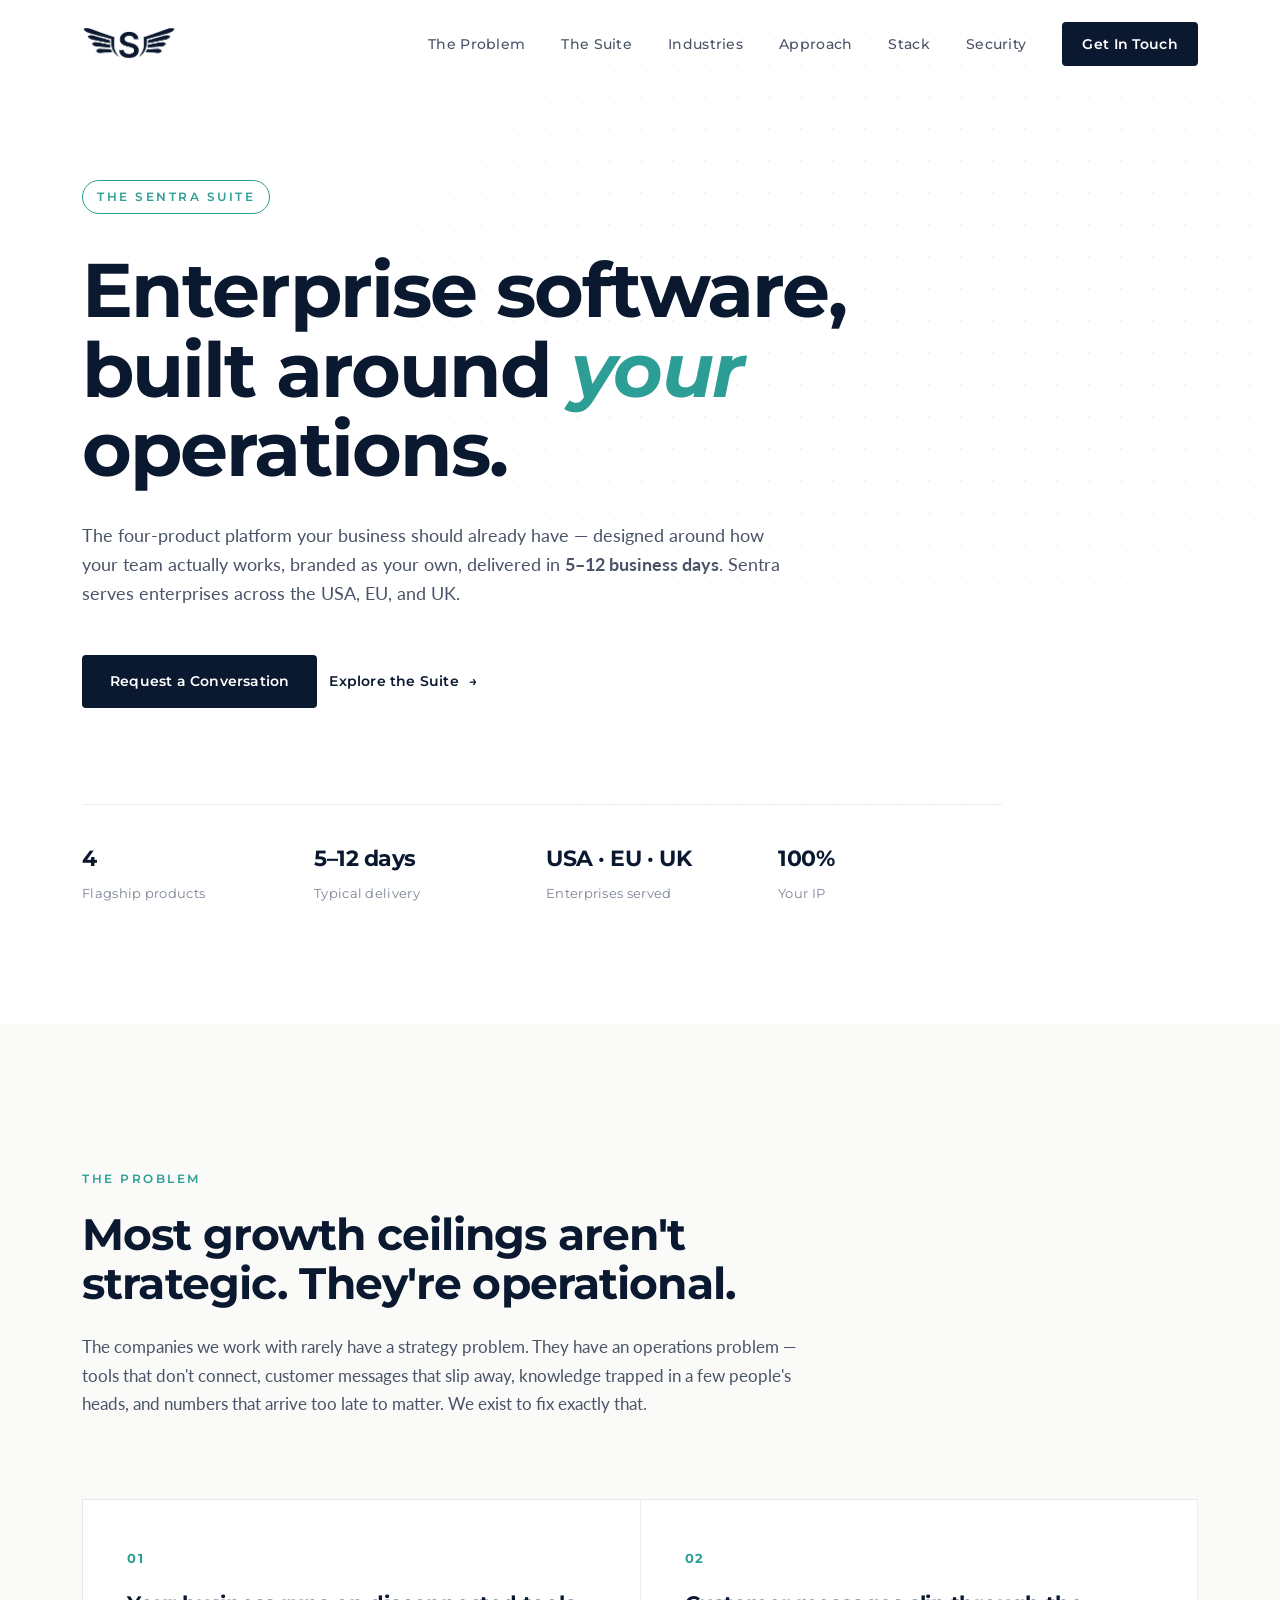
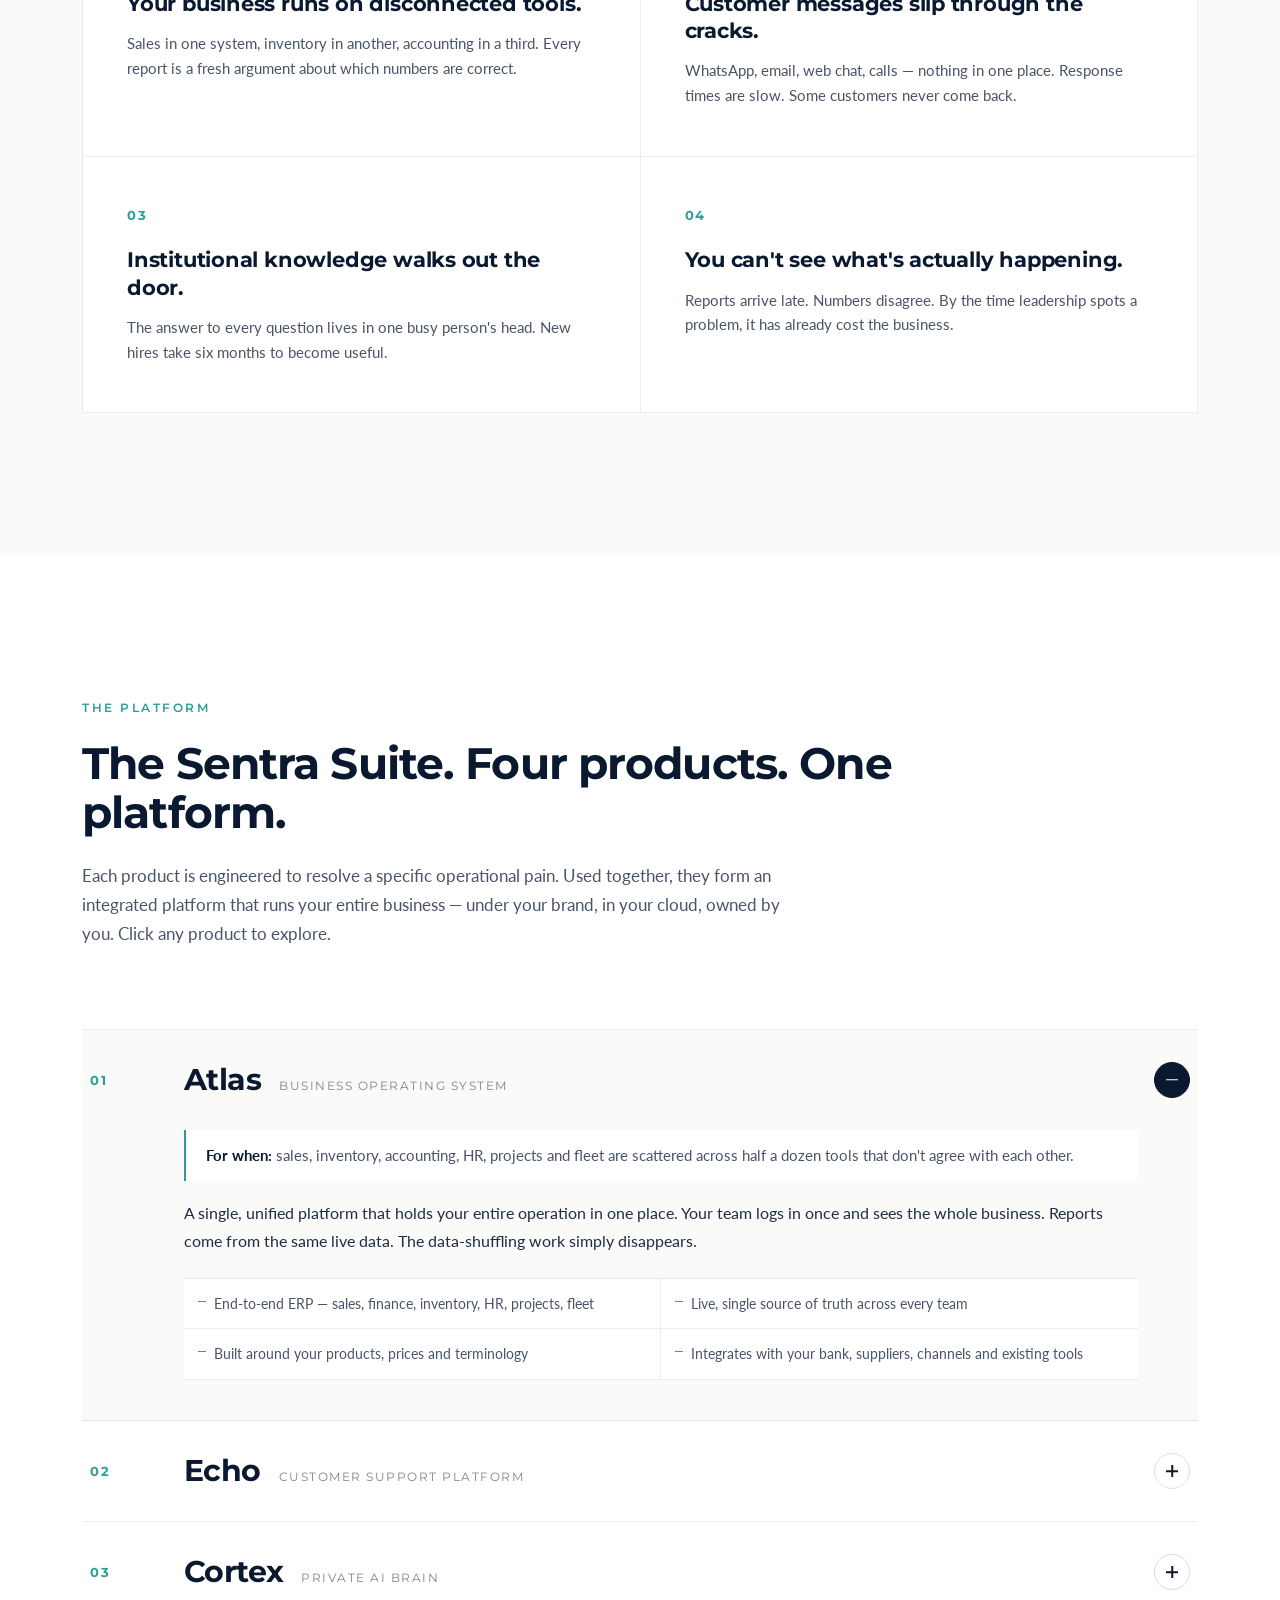
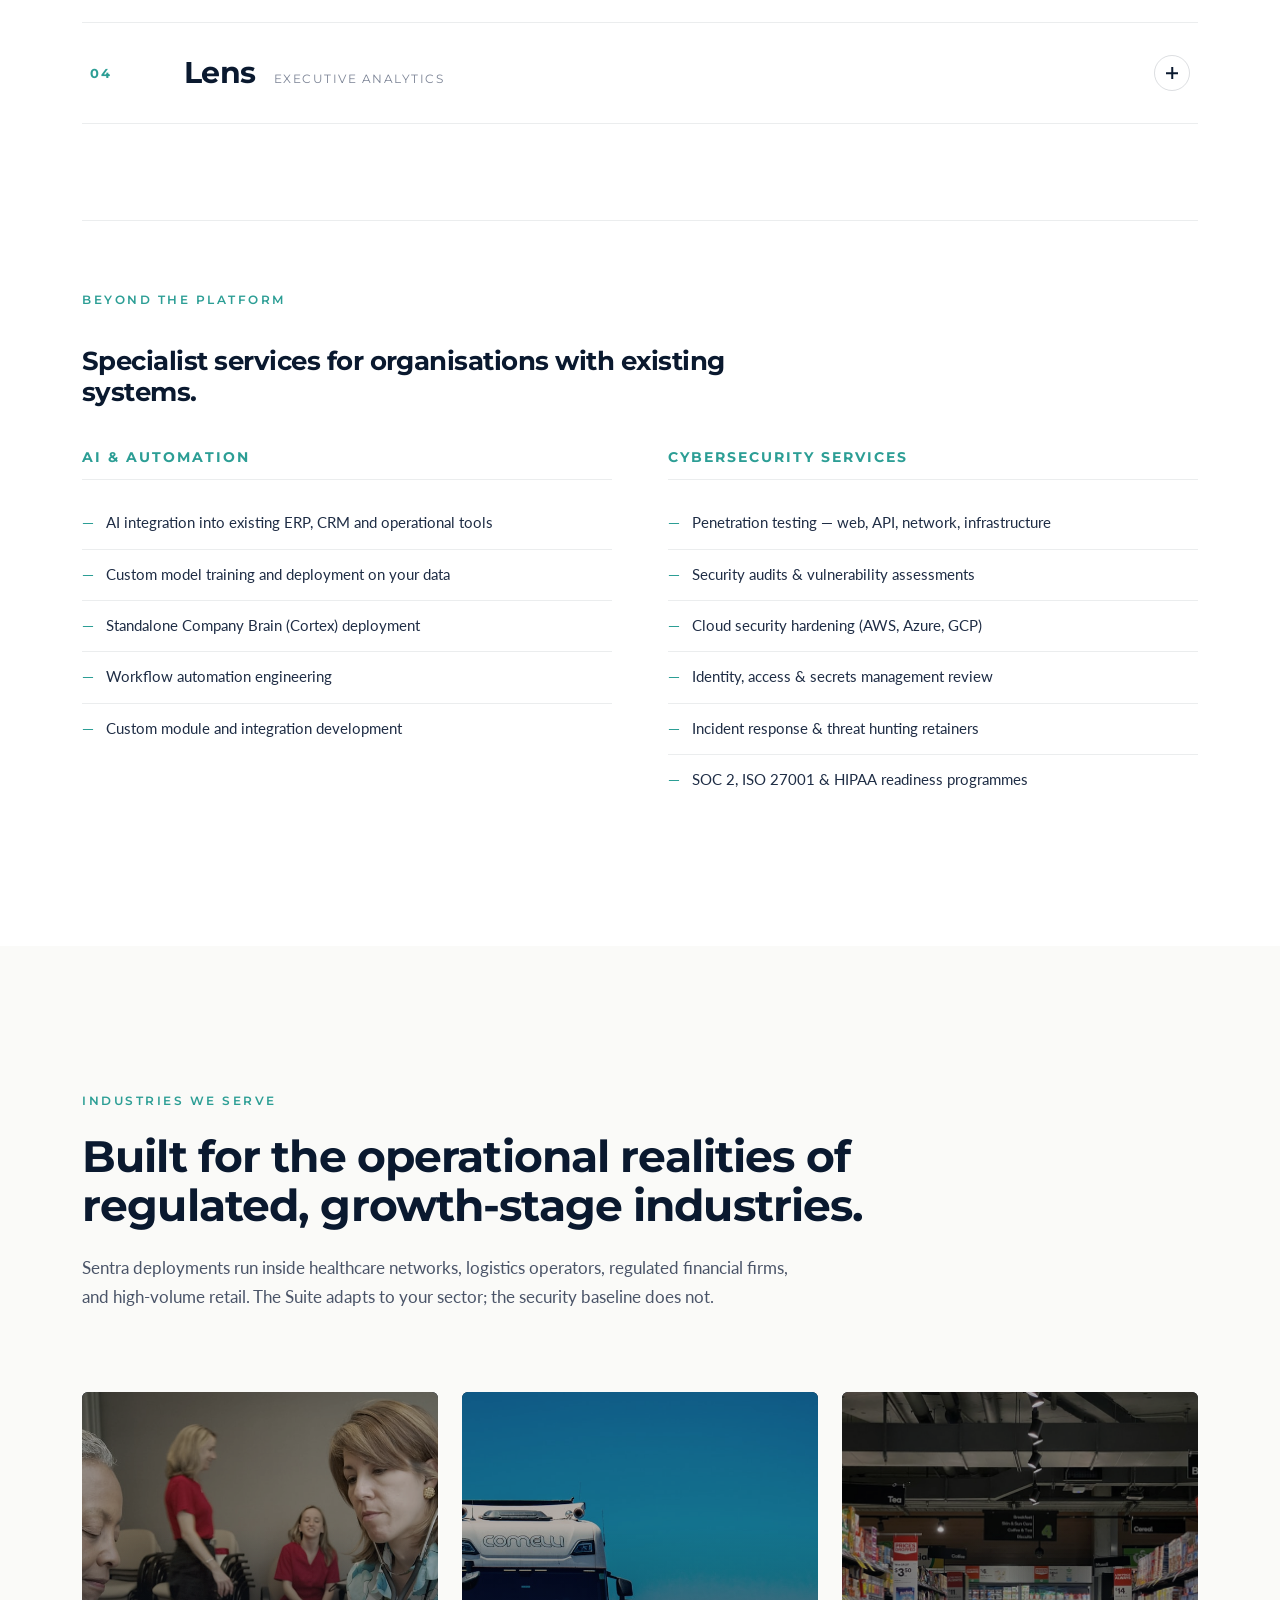
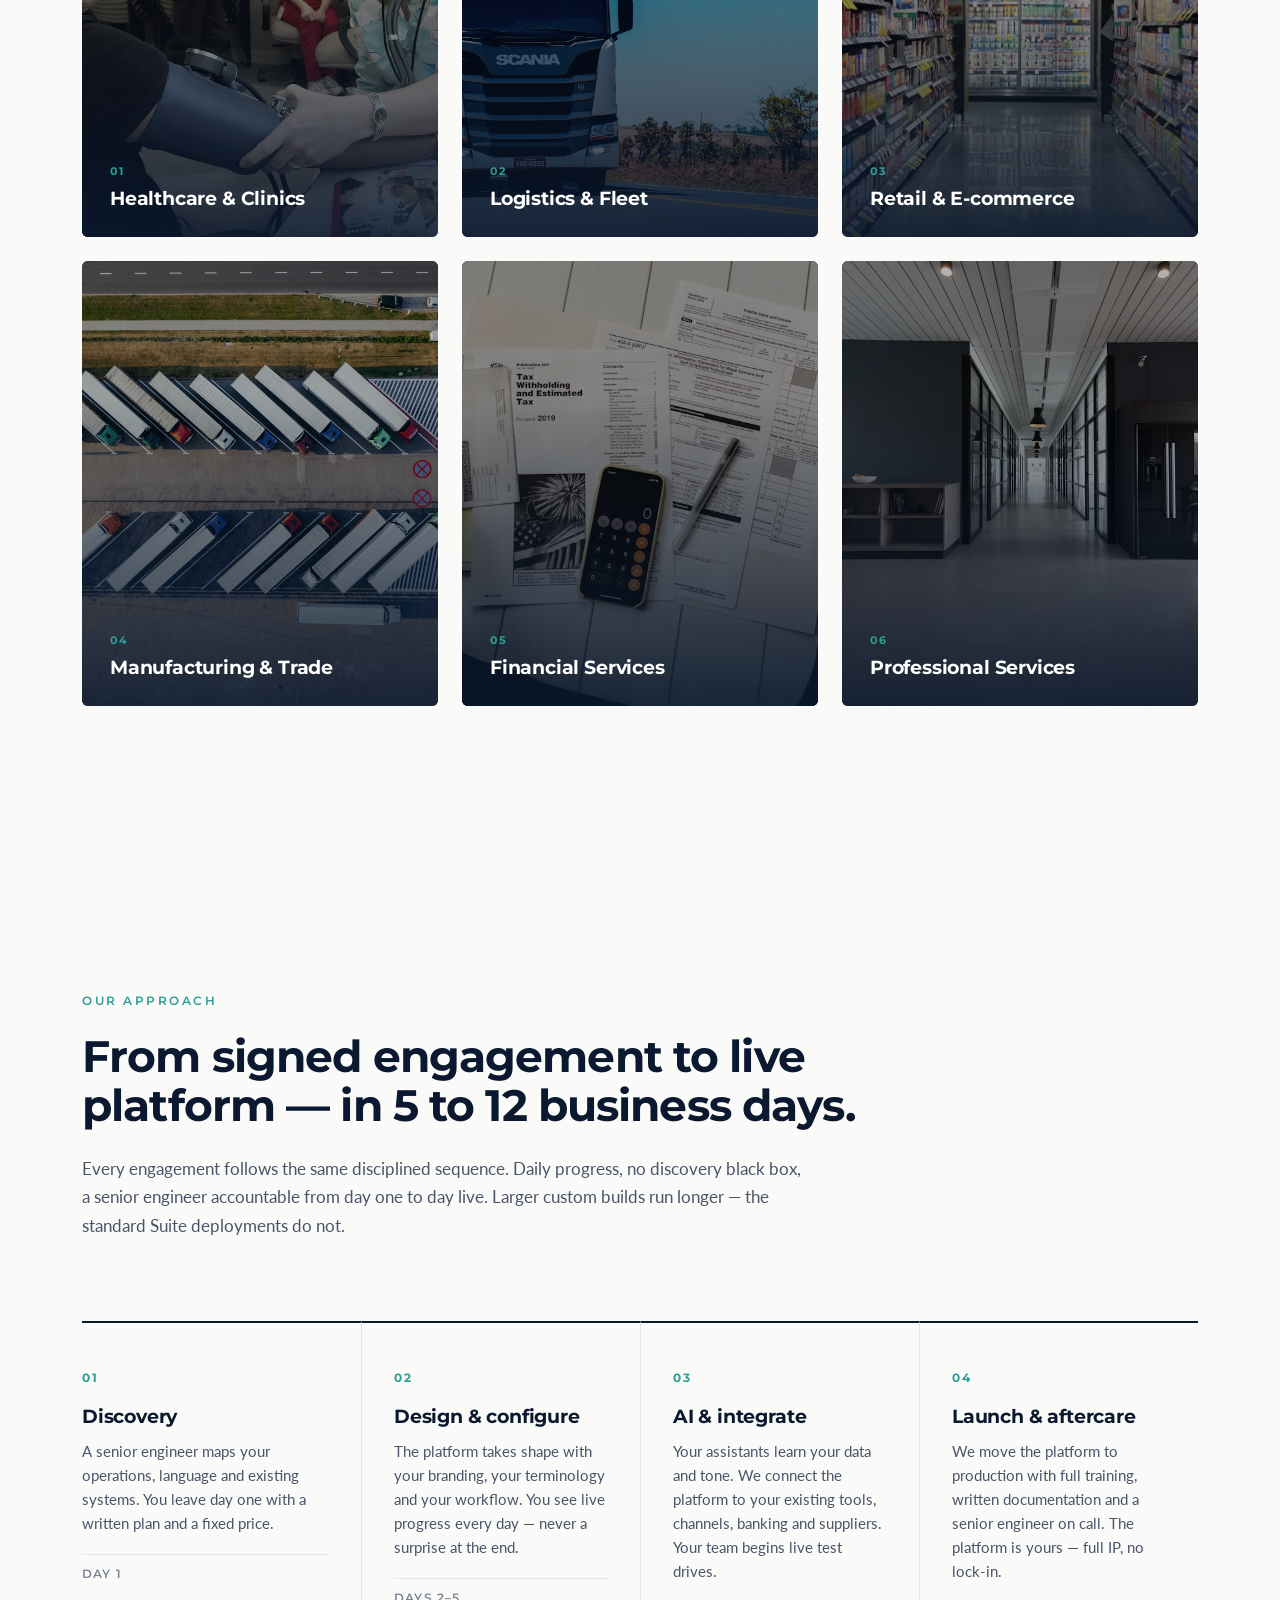
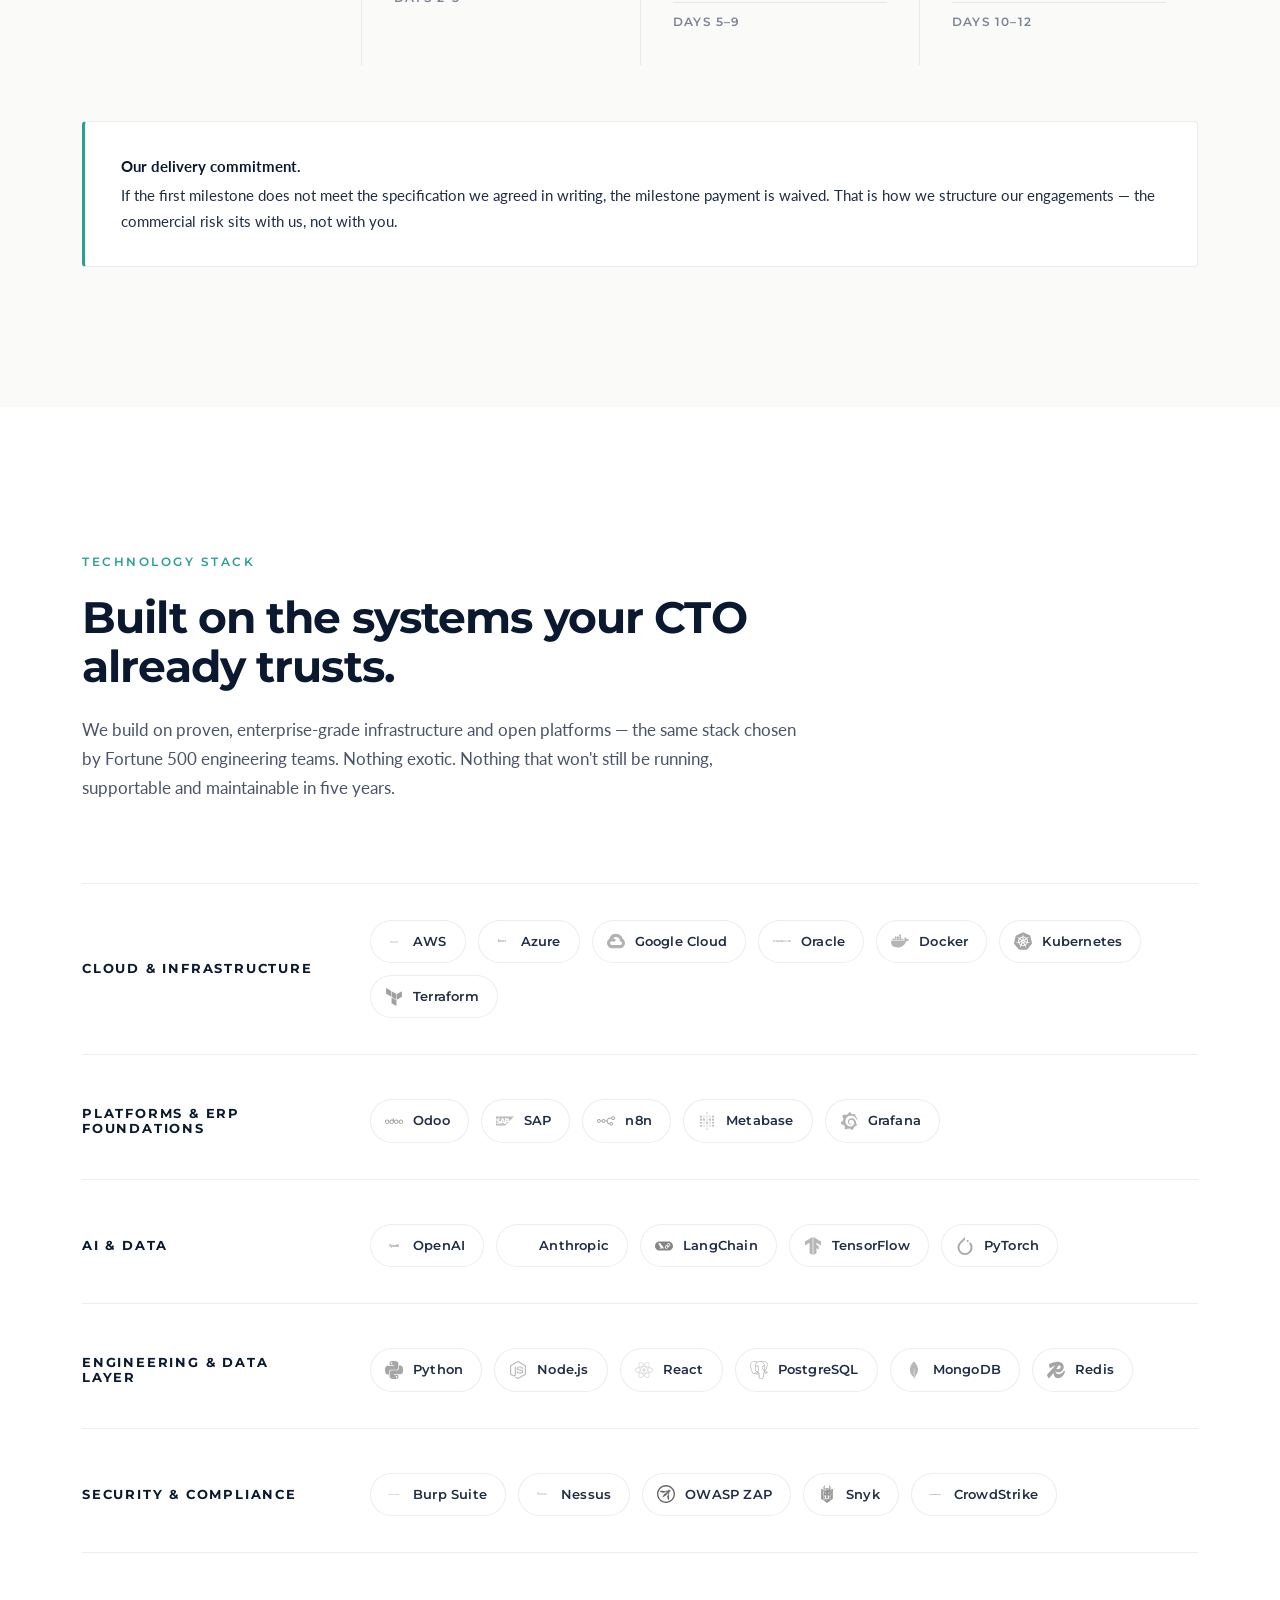
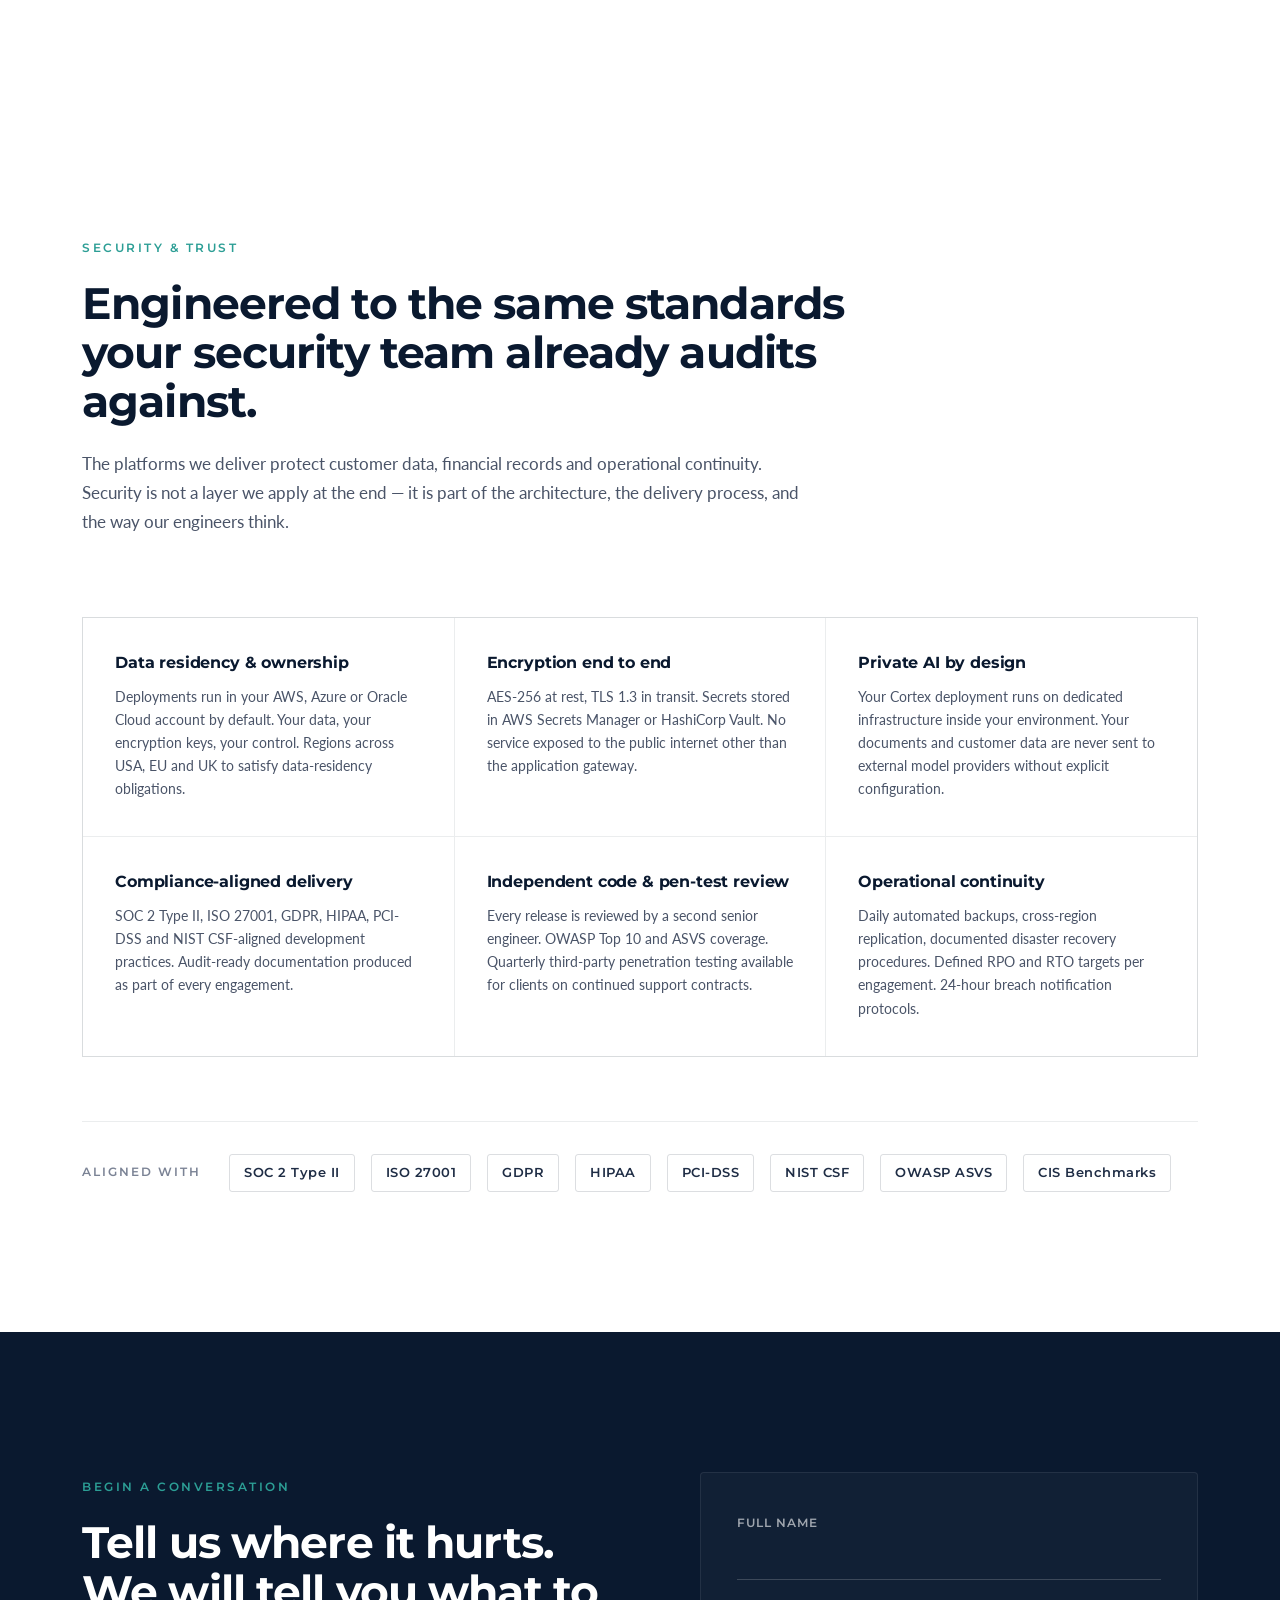
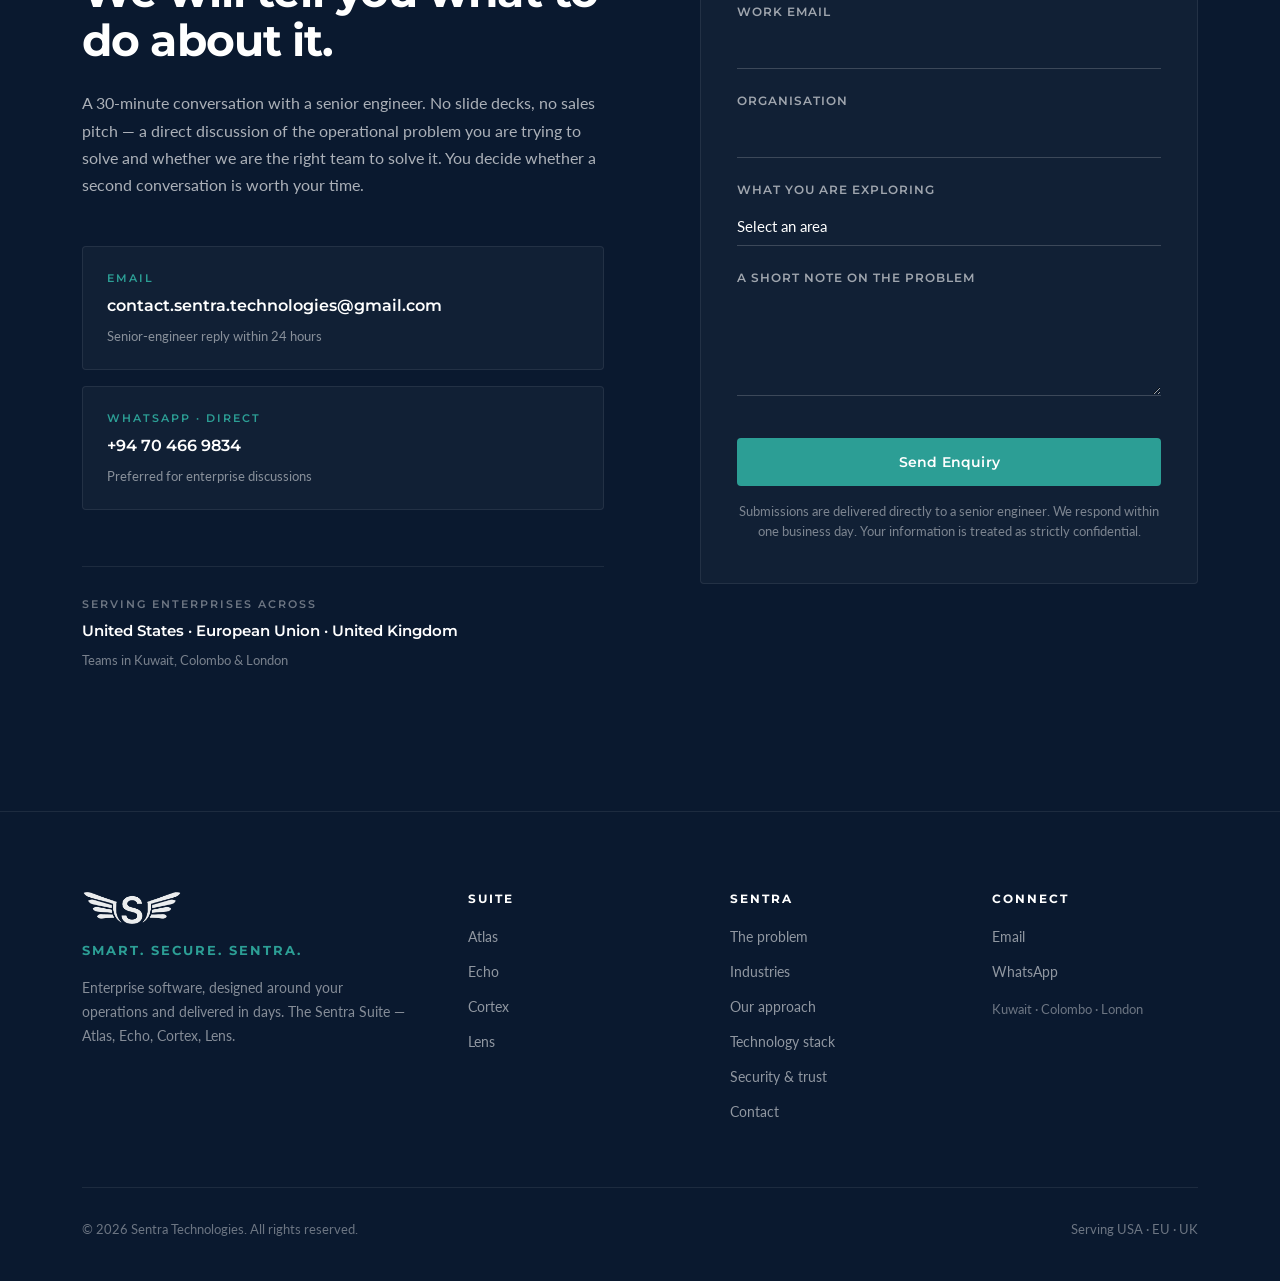
<file: index.html>
<!DOCTYPE html>
<html lang="en">
<head>
    <meta charset="UTF-8">
    <meta name="viewport" content="width=device-width, initial-scale=1.0">
    <title>Sentra Technologies — Enterprise Software, Built Around Your Operations</title>
    <meta name="description" content="Sentra Technologies builds the operating platform your enterprise should already have — designed around your workflow, delivered in 5-12 business days. The Sentra Suite: Atlas, Echo, Cortex, Lens.">
    <link rel="preconnect" href="https://fonts.googleapis.com">
    <link rel="preconnect" href="https://fonts.gstatic.com" crossorigin>
    <link href="https://fonts.googleapis.com/css2?family=Montserrat:wght@400;500;600;700;800&family=Lato:wght@300;400;700&display=swap" rel="stylesheet">
    <link rel="stylesheet" href="styles.css">
    <link rel="icon" type="image/png" href="favicon.png">
    <link rel="apple-touch-icon" href="favicon.png">
</head>
<body>

    <!-- ===================== NAVBAR ===================== -->
    <nav class="navbar" id="navbar">
        <div class="nav-container">
            <a href="#hero" class="nav-logo">
                <img src="logo-icon.png" alt="Sentra Technologies" class="nav-logo-img">
            </a>
            <button class="nav-toggle" id="navToggle" aria-label="Toggle navigation">
                <span></span><span></span><span></span>
            </button>
            <div class="nav-menu" id="navMenu">
                <a href="#problems" class="nav-link">The Problem</a>
                <a href="#suite" class="nav-link">The Suite</a>
                <a href="#industries" class="nav-link">Industries</a>
                <a href="#approach" class="nav-link">Approach</a>
                <a href="#stack" class="nav-link">Stack</a>
                <a href="#trust" class="nav-link">Security</a>
                <a href="#contact" class="nav-link nav-cta">Get In Touch</a>
            </div>
        </div>
    </nav>

    <!-- ===================== HERO ===================== -->
    <section class="hero" id="hero">
        <div class="hero-container">
            <div class="hero-eyebrow">The Sentra Suite</div>
            <h1 class="hero-title">
                Enterprise software,<br>
                built around <em>your</em> operations.
            </h1>
            <p class="hero-subtitle">
                The four-product platform your business should already have &mdash; designed around how your team actually works, branded as your own, delivered in <strong>5&ndash;12 business days</strong>. Sentra serves enterprises across the USA, EU, and UK.
            </p>
            <div class="hero-cta-group">
                <a href="#contact" class="btn btn-primary">Request a Conversation</a>
                <a href="#suite" class="btn btn-ghost">Explore the Suite <span class="btn-arrow">&rarr;</span></a>
            </div>
            <div class="hero-meta">
                <div class="hero-meta-item">
                    <span class="hm-num">4</span>
                    <span class="hm-lbl">Flagship products</span>
                </div>
                <div class="hero-meta-item">
                    <span class="hm-num">5&ndash;12 days</span>
                    <span class="hm-lbl">Typical delivery</span>
                </div>
                <div class="hero-meta-item">
                    <span class="hm-num">USA &middot; EU &middot; UK</span>
                    <span class="hm-lbl">Enterprises served</span>
                </div>
                <div class="hero-meta-item">
                    <span class="hm-num">100%</span>
                    <span class="hm-lbl">Your IP</span>
                </div>
            </div>
        </div>
    </section>

    <!-- ===================== PROBLEMS ===================== -->
    <section class="section problems" id="problems">
        <div class="container">
            <div class="section-head">
                <span class="eyebrow">The problem</span>
                <h2 class="section-title">Most growth ceilings aren't strategic. They're operational.</h2>
                <p class="section-lede">
                    The companies we work with rarely have a strategy problem. They have an operations problem &mdash; tools that don't connect, customer messages that slip away, knowledge trapped in a few people's heads, and numbers that arrive too late to matter. We exist to fix exactly that.
                </p>
            </div>

            <div class="problem-list">
                <div class="problem-item">
                    <span class="pl-num">01</span>
                    <h3>Your business runs on disconnected tools.</h3>
                    <p>Sales in one system, inventory in another, accounting in a third. Every report is a fresh argument about which numbers are correct.</p>
                </div>
                <div class="problem-item">
                    <span class="pl-num">02</span>
                    <h3>Customer messages slip through the cracks.</h3>
                    <p>WhatsApp, email, web chat, calls &mdash; nothing in one place. Response times are slow. Some customers never come back.</p>
                </div>
                <div class="problem-item">
                    <span class="pl-num">03</span>
                    <h3>Institutional knowledge walks out the door.</h3>
                    <p>The answer to every question lives in one busy person's head. New hires take six months to become useful.</p>
                </div>
                <div class="problem-item">
                    <span class="pl-num">04</span>
                    <h3>You can't see what's actually happening.</h3>
                    <p>Reports arrive late. Numbers disagree. By the time leadership spots a problem, it has already cost the business.</p>
                </div>
            </div>
        </div>
    </section>

    <!-- ===================== SENTRA SUITE (interactive accordion) ===================== -->
    <section class="section suite" id="suite">
        <div class="container">
            <div class="section-head">
                <span class="eyebrow">The platform</span>
                <h2 class="section-title">The Sentra Suite. Four products. One platform.</h2>
                <p class="section-lede">
                    Each product is engineered to resolve a specific operational pain. Used together, they form an integrated platform that runs your entire business &mdash; under your brand, in your cloud, owned by you. Click any product to explore.
                </p>
            </div>

            <div class="suite-list">
                <article class="suite-row" data-expanded="true">
                    <button class="sr-trigger" aria-expanded="true">
                        <span class="sr-marker">01</span>
                        <div class="sr-heads">
                            <h3 class="sr-name">Atlas</h3>
                            <span class="sr-tag">Business Operating System</span>
                        </div>
                        <span class="sr-icon" aria-hidden="true"></span>
                    </button>
                    <div class="sr-panel">
                        <div class="sr-panel-inner">
                            <p class="sr-pain"><strong>For when:</strong> sales, inventory, accounting, HR, projects and fleet are scattered across half a dozen tools that don't agree with each other.</p>
                            <p class="sr-body">A single, unified platform that holds your entire operation in one place. Your team logs in once and sees the whole business. Reports come from the same live data. The data-shuffling work simply disappears.</p>
                            <ul class="sr-points">
                                <li>End-to-end ERP &mdash; sales, finance, inventory, HR, projects, fleet</li>
                                <li>Live, single source of truth across every team</li>
                                <li>Built around your products, prices and terminology</li>
                                <li>Integrates with your bank, suppliers, channels and existing tools</li>
                            </ul>
                        </div>
                    </div>
                </article>

                <article class="suite-row">
                    <button class="sr-trigger" aria-expanded="false">
                        <span class="sr-marker">02</span>
                        <div class="sr-heads">
                            <h3 class="sr-name">Echo</h3>
                            <span class="sr-tag">Customer Support Platform</span>
                        </div>
                        <span class="sr-icon" aria-hidden="true"></span>
                    </button>
                    <div class="sr-panel">
                        <div class="sr-panel-inner">
                            <p class="sr-pain"><strong>For when:</strong> customers reach you across seven channels, your team checks five inboxes, and conversations regularly go unanswered.</p>
                            <p class="sr-body">A single command centre for every customer conversation &mdash; WhatsApp, email, web chat, social, voice. AI drafts replies in your tone, your team approves and sends in one click. Nothing falls through the cracks.</p>
                            <ul class="sr-points">
                                <li>Omnichannel inbox &mdash; every channel, one screen, full history</li>
                                <li>AI assistant drafts replies in your voice, escalates the rest</li>
                                <li>Auto-routing, SLA monitoring, escalation alerts</li>
                                <li>Connected to your customer record in Atlas</li>
                            </ul>
                        </div>
                    </div>
                </article>

                <article class="suite-row">
                    <button class="sr-trigger" aria-expanded="false">
                        <span class="sr-marker">03</span>
                        <div class="sr-heads">
                            <h3 class="sr-name">Cortex</h3>
                            <span class="sr-tag">Private AI Brain</span>
                        </div>
                        <span class="sr-icon" aria-hidden="true"></span>
                    </button>
                    <div class="sr-panel">
                        <div class="sr-panel-inner">
                            <p class="sr-pain"><strong>For when:</strong> your company's knowledge lives in scattered documents, inboxes and people's heads &mdash; and onboarding a new hire takes months.</p>
                            <p class="sr-body">A private AI assistant trained on your documents, your processes, and your way of working. Anyone in your team can ask anything and get the right answer in seconds, with the source. Your knowledge stops walking out the door.</p>
                            <ul class="sr-points">
                                <li>Private LLM &mdash; your data never leaves your environment</li>
                                <li>Answers with citations to the source document</li>
                                <li>Connects to your documents, drives, wikis and chat history</li>
                                <li>Available in chat, on WhatsApp, and inside every Sentra product</li>
                            </ul>
                        </div>
                    </div>
                </article>

                <article class="suite-row">
                    <button class="sr-trigger" aria-expanded="false">
                        <span class="sr-marker">04</span>
                        <div class="sr-heads">
                            <h3 class="sr-name">Lens</h3>
                            <span class="sr-tag">Executive Analytics</span>
                        </div>
                        <span class="sr-icon" aria-hidden="true"></span>
                    </button>
                    <div class="sr-panel">
                        <div class="sr-panel-inner">
                            <p class="sr-pain"><strong>For when:</strong> the numbers leadership needs arrive days late, in different formats, and rarely agree with each other.</p>
                            <p class="sr-body">A live executive dashboard built around the metrics that matter to your business, monitored continuously. When something looks off, you receive a clear explanation on your phone &mdash; before the issue compounds.</p>
                            <ul class="sr-points">
                                <li>Real-time dashboards across sales, ops, finance, customer health</li>
                                <li>Automated anomaly detection with plain-English explanations</li>
                                <li>Daily executive briefing delivered to your phone</li>
                                <li>Embedded directly inside Atlas for in-context decisions</li>
                            </ul>
                        </div>
                    </div>
                </article>
            </div>

            <!-- Services beyond the suite -->
            <div class="services-block">
                <div class="services-head">
                    <span class="eyebrow">Beyond the platform</span>
                    <h3 class="services-title">Specialist services for organisations with existing systems.</h3>
                </div>
                <div class="services-grid">
                    <div class="service-col">
                        <h4>AI &amp; Automation</h4>
                        <ul>
                            <li>AI integration into existing ERP, CRM and operational tools</li>
                            <li>Custom model training and deployment on your data</li>
                            <li>Standalone Company Brain (Cortex) deployment</li>
                            <li>Workflow automation engineering</li>
                            <li>Custom module and integration development</li>
                        </ul>
                    </div>
                    <div class="service-col">
                        <h4>Cybersecurity Services</h4>
                        <ul>
                            <li>Penetration testing &mdash; web, API, network, infrastructure</li>
                            <li>Security audits &amp; vulnerability assessments</li>
                            <li>Cloud security hardening (AWS, Azure, GCP)</li>
                            <li>Identity, access &amp; secrets management review</li>
                            <li>Incident response &amp; threat hunting retainers</li>
                            <li>SOC 2, ISO 27001 &amp; HIPAA readiness programmes</li>
                        </ul>
                    </div>
                </div>
            </div>
        </div>
    </section>

    <!-- ===================== INDUSTRIES ===================== -->
    <section class="section industries" id="industries">
        <div class="container">
            <div class="section-head">
                <span class="eyebrow">Industries we serve</span>
                <h2 class="section-title">Built for the operational realities of regulated, growth-stage industries.</h2>
                <p class="section-lede">
                    Sentra deployments run inside healthcare networks, logistics operators, regulated financial firms, and high-volume retail. The Suite adapts to your sector; the security baseline does not.
                </p>
            </div>

            <div class="industries-grid">
                <a href="#contact" class="industry-card">
                    <img src="images/healthcare.jpg" alt="Healthcare" loading="lazy">
                    <div class="industry-overlay">
                        <span class="industry-tag">01</span>
                        <h3>Healthcare &amp; Clinics</h3>
                        <p>Appointment automation, patient records, lab notifications and HIPAA-aligned operations for clinics, dental centres and labs.</p>
                    </div>
                </a>
                <a href="#contact" class="industry-card">
                    <img src="images/logistics.jpg" alt="Logistics" loading="lazy">
                    <div class="industry-overlay">
                        <span class="industry-tag">02</span>
                        <h3>Logistics &amp; Fleet</h3>
                        <p>Route optimisation, driver performance, delivery tracking and predictive maintenance for transport operators.</p>
                    </div>
                </a>
                <a href="#contact" class="industry-card">
                    <img src="images/retail.jpg" alt="Retail" loading="lazy">
                    <div class="industry-overlay">
                        <span class="industry-tag">03</span>
                        <h3>Retail &amp; E-commerce</h3>
                        <p>Inventory across stores and channels, customer omnichannel support, and live margin analytics for retail chains.</p>
                    </div>
                </a>
                <a href="#contact" class="industry-card">
                    <img src="images/manufacturing.jpg" alt="Manufacturing" loading="lazy">
                    <div class="industry-overlay">
                        <span class="industry-tag">04</span>
                        <h3>Manufacturing &amp; Trade</h3>
                        <p>Production scheduling, BOM &amp; inventory, supplier integration and full ERP for manufacturers and import/export firms.</p>
                    </div>
                </a>
                <a href="#contact" class="industry-card">
                    <img src="images/financial.jpg" alt="Financial Services" loading="lazy">
                    <div class="industry-overlay">
                        <span class="industry-tag">05</span>
                        <h3>Financial Services</h3>
                        <p>Compliance-first workflows, client onboarding automation, secure document handling and audit-ready records.</p>
                    </div>
                </a>
                <a href="#contact" class="industry-card">
                    <img src="images/professional.jpg" alt="Professional Services" loading="lazy">
                    <div class="industry-overlay">
                        <span class="industry-tag">06</span>
                        <h3>Professional Services</h3>
                        <p>Project tracking, billable hours, client portals and proposal automation for agencies, consultancies and IT firms.</p>
                    </div>
                </a>
            </div>
        </div>
    </section>

    <!-- ===================== APPROACH ===================== -->
    <section class="section approach" id="approach">
        <div class="container">
            <div class="section-head">
                <span class="eyebrow">Our approach</span>
                <h2 class="section-title">From signed engagement to live platform &mdash; in 5 to 12 business days.</h2>
                <p class="section-lede">
                    Every engagement follows the same disciplined sequence. Daily progress, no discovery black box, a senior engineer accountable from day one to day live. Larger custom builds run longer &mdash; the standard Suite deployments do not.
                </p>
            </div>

            <div class="steps-grid">
                <div class="step">
                    <span class="step-num">01</span>
                    <h3 class="step-title">Discovery</h3>
                    <p>A senior engineer maps your operations, language and existing systems. You leave day one with a written plan and a fixed price.</p>
                    <span class="step-time">Day 1</span>
                </div>
                <div class="step">
                    <span class="step-num">02</span>
                    <h3 class="step-title">Design &amp; configure</h3>
                    <p>The platform takes shape with your branding, your terminology and your workflow. You see live progress every day &mdash; never a surprise at the end.</p>
                    <span class="step-time">Days 2&ndash;5</span>
                </div>
                <div class="step">
                    <span class="step-num">03</span>
                    <h3 class="step-title">AI &amp; integrate</h3>
                    <p>Your assistants learn your data and tone. We connect the platform to your existing tools, channels, banking and suppliers. Your team begins live test drives.</p>
                    <span class="step-time">Days 5&ndash;9</span>
                </div>
                <div class="step">
                    <span class="step-num">04</span>
                    <h3 class="step-title">Launch &amp; aftercare</h3>
                    <p>We move the platform to production with full training, written documentation and a senior engineer on call. The platform is yours &mdash; full IP, no lock-in.</p>
                    <span class="step-time">Days 10&ndash;12</span>
                </div>
            </div>

            <div class="approach-promise">
                <p><strong>Our delivery commitment.</strong> If the first milestone does not meet the specification we agreed in writing, the milestone payment is waived. That is how we structure our engagements &mdash; the commercial risk sits with us, not with you.</p>
            </div>
        </div>
    </section>

    <!-- ===================== TECH STACK ===================== -->
    <section class="section stack" id="stack">
        <div class="container">
            <div class="section-head">
                <span class="eyebrow">Technology stack</span>
                <h2 class="section-title">Built on the systems your CTO already trusts.</h2>
                <p class="section-lede">
                    We build on proven, enterprise-grade infrastructure and open platforms &mdash; the same stack chosen by Fortune 500 engineering teams. Nothing exotic. Nothing that won't still be running, supportable and maintainable in five years.
                </p>
            </div>

            <div class="stack-grid">
                <div class="stack-cat">
                    <h4 class="stack-cat-title">Cloud &amp; Infrastructure</h4>
                    <div class="stack-items">
                        <div class="stack-item"><img src="logos/aws.svg" alt="AWS"><span>AWS</span></div>
                        <div class="stack-item"><img src="logos/azure.svg" alt="Azure"><span>Azure</span></div>
                        <div class="stack-item"><img src="logos/gcp.svg" alt="Google Cloud"><span>Google Cloud</span></div>
                        <div class="stack-item"><img src="logos/oracle.svg" alt="Oracle Cloud"><span>Oracle</span></div>
                        <div class="stack-item"><img src="logos/docker.svg" alt="Docker"><span>Docker</span></div>
                        <div class="stack-item"><img src="logos/kubernetes.svg" alt="Kubernetes"><span>Kubernetes</span></div>
                        <div class="stack-item"><img src="logos/terraform.svg" alt="Terraform"><span>Terraform</span></div>
                    </div>
                </div>
                <div class="stack-cat">
                    <h4 class="stack-cat-title">Platforms &amp; ERP Foundations</h4>
                    <div class="stack-items">
                        <div class="stack-item"><img src="logos/odoo.svg" alt="Odoo"><span>Odoo</span></div>
                        <div class="stack-item"><img src="logos/sap.svg" alt="SAP"><span>SAP</span></div>
                        <div class="stack-item"><img src="logos/n8n.svg" alt="n8n"><span>n8n</span></div>
                        <div class="stack-item"><img src="logos/metabase.svg" alt="Metabase"><span>Metabase</span></div>
                        <div class="stack-item"><img src="logos/grafana.svg" alt="Grafana"><span>Grafana</span></div>
                    </div>
                </div>
                <div class="stack-cat">
                    <h4 class="stack-cat-title">AI &amp; Data</h4>
                    <div class="stack-items">
                        <div class="stack-item"><img src="logos/openai.svg" alt="OpenAI"><span>OpenAI</span></div>
                        <div class="stack-item"><img src="logos/anthropic.svg" alt="Anthropic"><span>Anthropic</span></div>
                        <div class="stack-item"><img src="logos/langchain.svg" alt="LangChain"><span>LangChain</span></div>
                        <div class="stack-item"><img src="logos/tensorflow.svg" alt="TensorFlow"><span>TensorFlow</span></div>
                        <div class="stack-item"><img src="logos/pytorch.svg" alt="PyTorch"><span>PyTorch</span></div>
                    </div>
                </div>
                <div class="stack-cat">
                    <h4 class="stack-cat-title">Engineering &amp; Data Layer</h4>
                    <div class="stack-items">
                        <div class="stack-item"><img src="logos/python.svg" alt="Python"><span>Python</span></div>
                        <div class="stack-item"><img src="logos/nodejs.svg" alt="Node.js"><span>Node.js</span></div>
                        <div class="stack-item"><img src="logos/react.svg" alt="React"><span>React</span></div>
                        <div class="stack-item"><img src="logos/postgresql.svg" alt="PostgreSQL"><span>PostgreSQL</span></div>
                        <div class="stack-item"><img src="logos/mongodb.svg" alt="MongoDB"><span>MongoDB</span></div>
                        <div class="stack-item"><img src="logos/redis.svg" alt="Redis"><span>Redis</span></div>
                    </div>
                </div>
                <div class="stack-cat">
                    <h4 class="stack-cat-title">Security &amp; Compliance</h4>
                    <div class="stack-items">
                        <div class="stack-item"><img src="logos/burpsuite.svg" alt="Burp Suite"><span>Burp Suite</span></div>
                        <div class="stack-item"><img src="logos/nessus.svg" alt="Nessus"><span>Nessus</span></div>
                        <div class="stack-item"><img src="logos/owasp.svg" alt="OWASP"><span>OWASP ZAP</span></div>
                        <div class="stack-item"><img src="logos/snyk.svg" alt="Snyk"><span>Snyk</span></div>
                        <div class="stack-item"><img src="logos/crowdstrike.svg" alt="CrowdStrike"><span>CrowdStrike</span></div>
                    </div>
                </div>
            </div>
        </div>
    </section>

    <!-- ===================== TRUST / SECURITY ===================== -->
    <section class="section trust" id="trust">
        <div class="container">
            <div class="section-head">
                <span class="eyebrow">Security &amp; trust</span>
                <h2 class="section-title">Engineered to the same standards your security team already audits against.</h2>
                <p class="section-lede">
                    The platforms we deliver protect customer data, financial records and operational continuity. Security is not a layer we apply at the end &mdash; it is part of the architecture, the delivery process, and the way our engineers think.
                </p>
            </div>

            <div class="trust-grid">
                <div class="trust-card">
                    <h4>Data residency &amp; ownership</h4>
                    <p>Deployments run in your AWS, Azure or Oracle Cloud account by default. Your data, your encryption keys, your control. Regions across USA, EU and UK to satisfy data-residency obligations.</p>
                </div>
                <div class="trust-card">
                    <h4>Encryption end to end</h4>
                    <p>AES-256 at rest, TLS 1.3 in transit. Secrets stored in AWS Secrets Manager or HashiCorp Vault. No service exposed to the public internet other than the application gateway.</p>
                </div>
                <div class="trust-card">
                    <h4>Private AI by design</h4>
                    <p>Your Cortex deployment runs on dedicated infrastructure inside your environment. Your documents and customer data are never sent to external model providers without explicit configuration.</p>
                </div>
                <div class="trust-card">
                    <h4>Compliance-aligned delivery</h4>
                    <p>SOC 2 Type II, ISO 27001, GDPR, HIPAA, PCI-DSS and NIST CSF-aligned development practices. Audit-ready documentation produced as part of every engagement.</p>
                </div>
                <div class="trust-card">
                    <h4>Independent code &amp; pen-test review</h4>
                    <p>Every release is reviewed by a second senior engineer. OWASP Top 10 and ASVS coverage. Quarterly third-party penetration testing available for clients on continued support contracts.</p>
                </div>
                <div class="trust-card">
                    <h4>Operational continuity</h4>
                    <p>Daily automated backups, cross-region replication, documented disaster recovery procedures. Defined RPO and RTO targets per engagement. 24-hour breach notification protocols.</p>
                </div>
            </div>

            <div class="compliance-row">
                <span class="compliance-label">Aligned with</span>
                <span class="compliance-tag">SOC 2 Type II</span>
                <span class="compliance-tag">ISO 27001</span>
                <span class="compliance-tag">GDPR</span>
                <span class="compliance-tag">HIPAA</span>
                <span class="compliance-tag">PCI-DSS</span>
                <span class="compliance-tag">NIST CSF</span>
                <span class="compliance-tag">OWASP ASVS</span>
                <span class="compliance-tag">CIS Benchmarks</span>
            </div>
        </div>
    </section>

    <!-- ===================== CONTACT ===================== -->
    <section class="section contact" id="contact">
        <div class="container">
            <div class="contact-grid">
                <div class="contact-info">
                    <span class="eyebrow">Begin a conversation</span>
                    <h2 class="section-title">Tell us where it hurts. We will tell you what to do about it.</h2>
                    <p class="contact-lede">
                        A 30-minute conversation with a senior engineer. No slide decks, no sales pitch &mdash; a direct discussion of the operational problem you are trying to solve and whether we are the right team to solve it. You decide whether a second conversation is worth your time.
                    </p>
                    <div class="contact-channels">
                        <a href="mailto:contact.sentra.technologies@gmail.com" class="contact-channel">
                            <span class="cc-label">Email</span>
                            <span class="cc-value">contact.sentra.technologies@gmail.com</span>
                            <span class="cc-sub">Senior-engineer reply within 24 hours</span>
                        </a>
                        <a href="https://wa.me/94704669834" target="_blank" rel="noopener" class="contact-channel">
                            <span class="cc-label">WhatsApp &middot; Direct</span>
                            <span class="cc-value">+94 70 466 9834</span>
                            <span class="cc-sub">Preferred for enterprise discussions</span>
                        </a>
                    </div>
                    <div class="contact-locations">
                        <span class="cl-label">Serving enterprises across</span>
                        <span>United States &middot; European Union &middot; United Kingdom</span>
                        <span class="cl-sub">Teams in Kuwait, Colombo &amp; London</span>
                    </div>
                </div>

                <form class="contact-form"
                      id="contactForm"
                      action="https://formspree.io/f/xgoqwgbl"
                      method="POST"
                      data-email="contact.sentra.technologies@gmail.com">
                    <input type="hidden" name="_subject" value="New enquiry — sentratechnologies.com">
                    <input type="text" name="_gotcha" style="display:none" tabindex="-1" autocomplete="off">

                    <div class="form-row">
                        <label for="name">Full name</label>
                        <input type="text" id="name" name="Full Name" required>
                    </div>
                    <div class="form-row">
                        <label for="email">Work email</label>
                        <input type="email" id="email" name="Email" required>
                    </div>
                    <div class="form-row">
                        <label for="company">Organisation</label>
                        <input type="text" id="company" name="Organisation">
                    </div>
                    <div class="form-row">
                        <label for="interest">What you are exploring</label>
                        <select id="interest" name="Area of Interest">
                            <option value="">Select an area</option>
                            <option value="Atlas — Business Operating System">Atlas &mdash; Business Operating System</option>
                            <option value="Echo — Customer Support Platform">Echo &mdash; Customer Support Platform</option>
                            <option value="Cortex — Private AI Brain">Cortex &mdash; Private AI Brain</option>
                            <option value="Lens — Executive Analytics">Lens &mdash; Executive Analytics</option>
                            <option value="The full Sentra Suite">The full Sentra Suite</option>
                            <option value="AI & automation services only">AI &amp; automation services only</option>
                            <option value="Cybersecurity services">Cybersecurity services</option>
                            <option value="Something else">Something else</option>
                        </select>
                    </div>
                    <div class="form-row">
                        <label for="message">A short note on the problem</label>
                        <textarea id="message" name="Message" rows="4"></textarea>
                    </div>
                    <button type="submit" class="btn btn-primary btn-full" id="submitBtn">
                        <span class="btn-label">Send Enquiry</span>
                        <span class="btn-spinner" aria-hidden="true"></span>
                    </button>
                    <p class="form-note">Submissions are delivered directly to a senior engineer. We respond within one business day. Your information is treated as strictly confidential.</p>
                </form>
                <div class="form-success" id="formSuccess" style="display:none;">
                    <h3>Thank you.</h3>
                    <p>Your enquiry has been received and delivered to a senior engineer. We will be in touch within one business day.</p>
                    <p class="fs-alt">Or write to us directly at <a href="mailto:contact.sentra.technologies@gmail.com">contact.sentra.technologies@gmail.com</a>.</p>
                </div>
            </div>
        </div>
    </section>

    <!-- ===================== FOOTER ===================== -->
    <footer class="footer">
        <div class="container">
            <div class="footer-grid">
                <div class="footer-brand">
                    <img src="logo-icon.png" alt="Sentra Technologies" class="footer-logo">
                    <p class="footer-tag">Smart. Secure. Sentra.</p>
                    <p class="footer-desc">Enterprise software, designed around your operations and delivered in days. The Sentra Suite &mdash; Atlas, Echo, Cortex, Lens.</p>
                </div>
                <div class="footer-col">
                    <h5>Suite</h5>
                    <a href="#suite">Atlas</a>
                    <a href="#suite">Echo</a>
                    <a href="#suite">Cortex</a>
                    <a href="#suite">Lens</a>
                </div>
                <div class="footer-col">
                    <h5>Sentra</h5>
                    <a href="#problems">The problem</a>
                    <a href="#industries">Industries</a>
                    <a href="#approach">Our approach</a>
                    <a href="#stack">Technology stack</a>
                    <a href="#trust">Security &amp; trust</a>
                    <a href="#contact">Contact</a>
                </div>
                <div class="footer-col">
                    <h5>Connect</h5>
                    <a href="mailto:contact.sentra.technologies@gmail.com">Email</a>
                    <a href="https://wa.me/94704669834" target="_blank" rel="noopener">WhatsApp</a>
                    <span class="footer-loc">Kuwait &middot; Colombo &middot; London</span>
                </div>
            </div>
            <div class="footer-bottom">
                <span>&copy; 2026 Sentra Technologies. All rights reserved.</span>
                <span>Serving USA &middot; EU &middot; UK</span>
            </div>
        </div>
    </footer>

    <script src="script.js"></script>
</body>
</html>
</file>
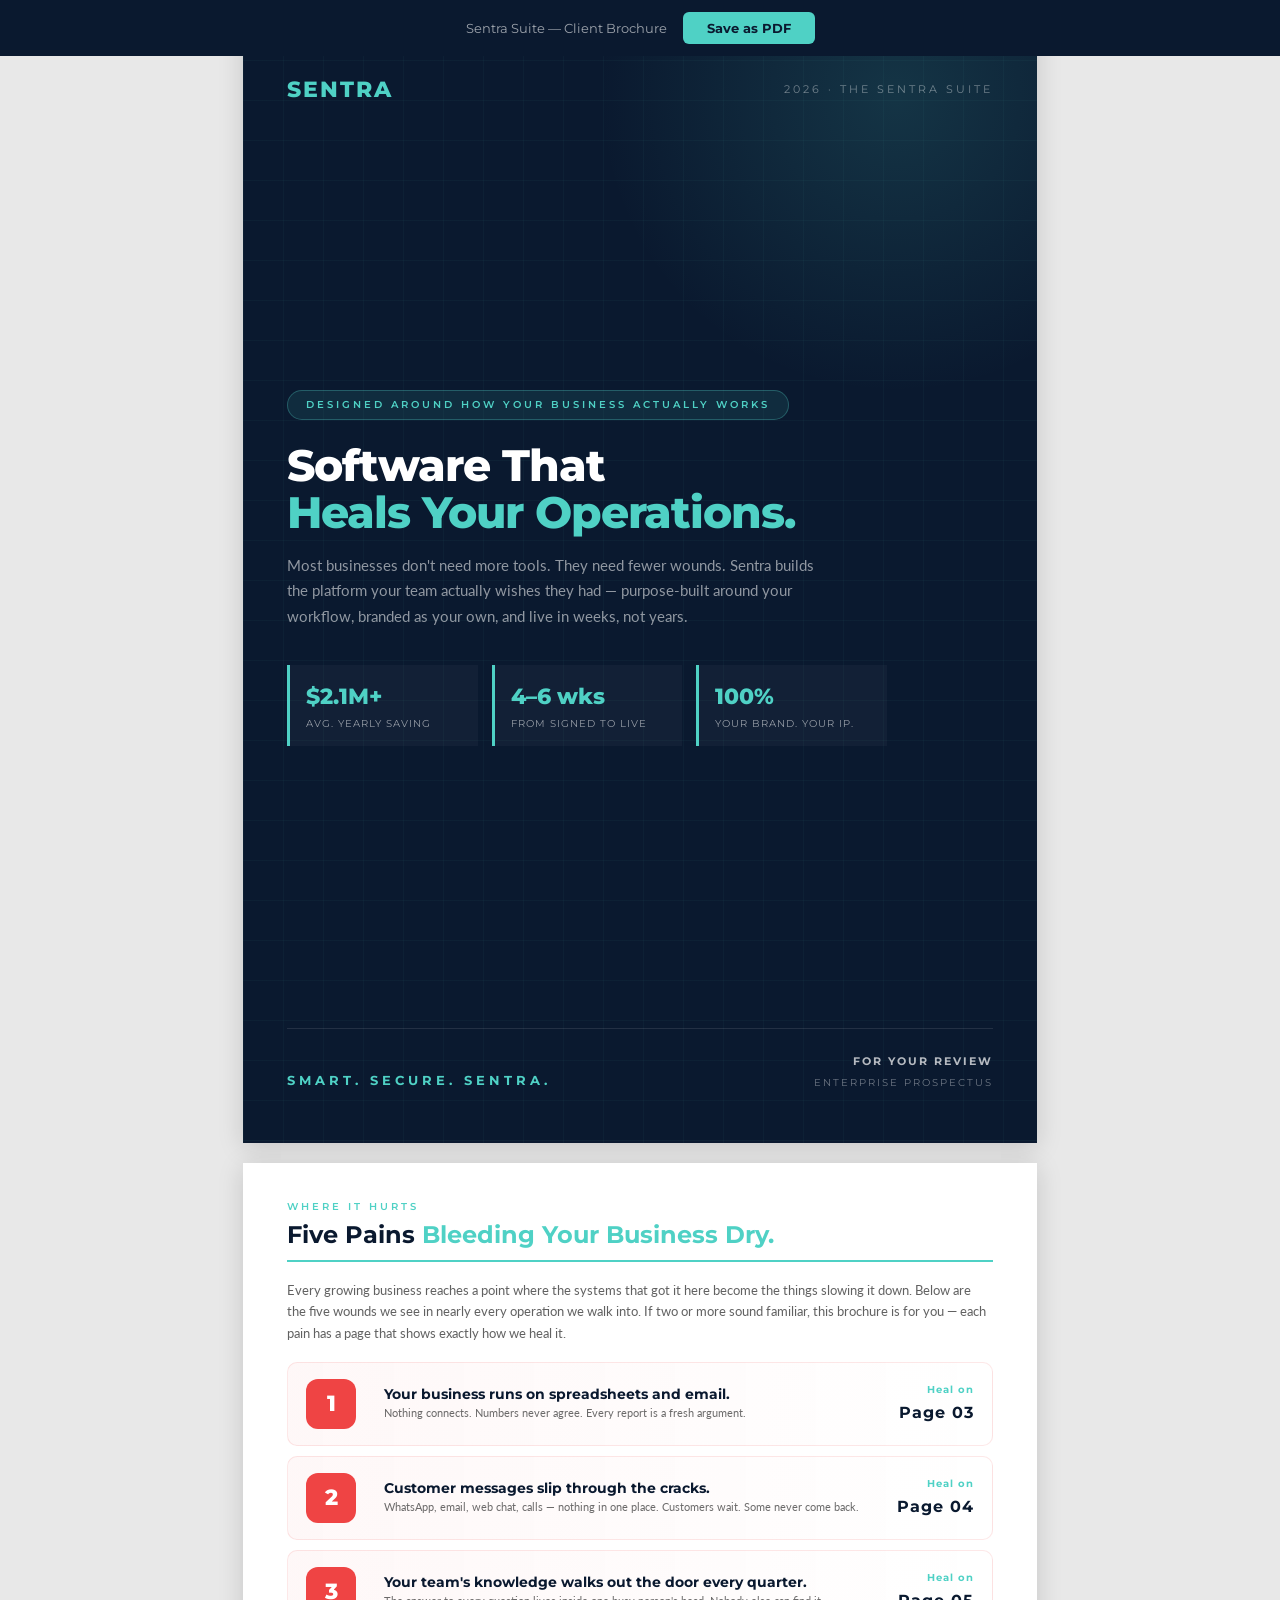
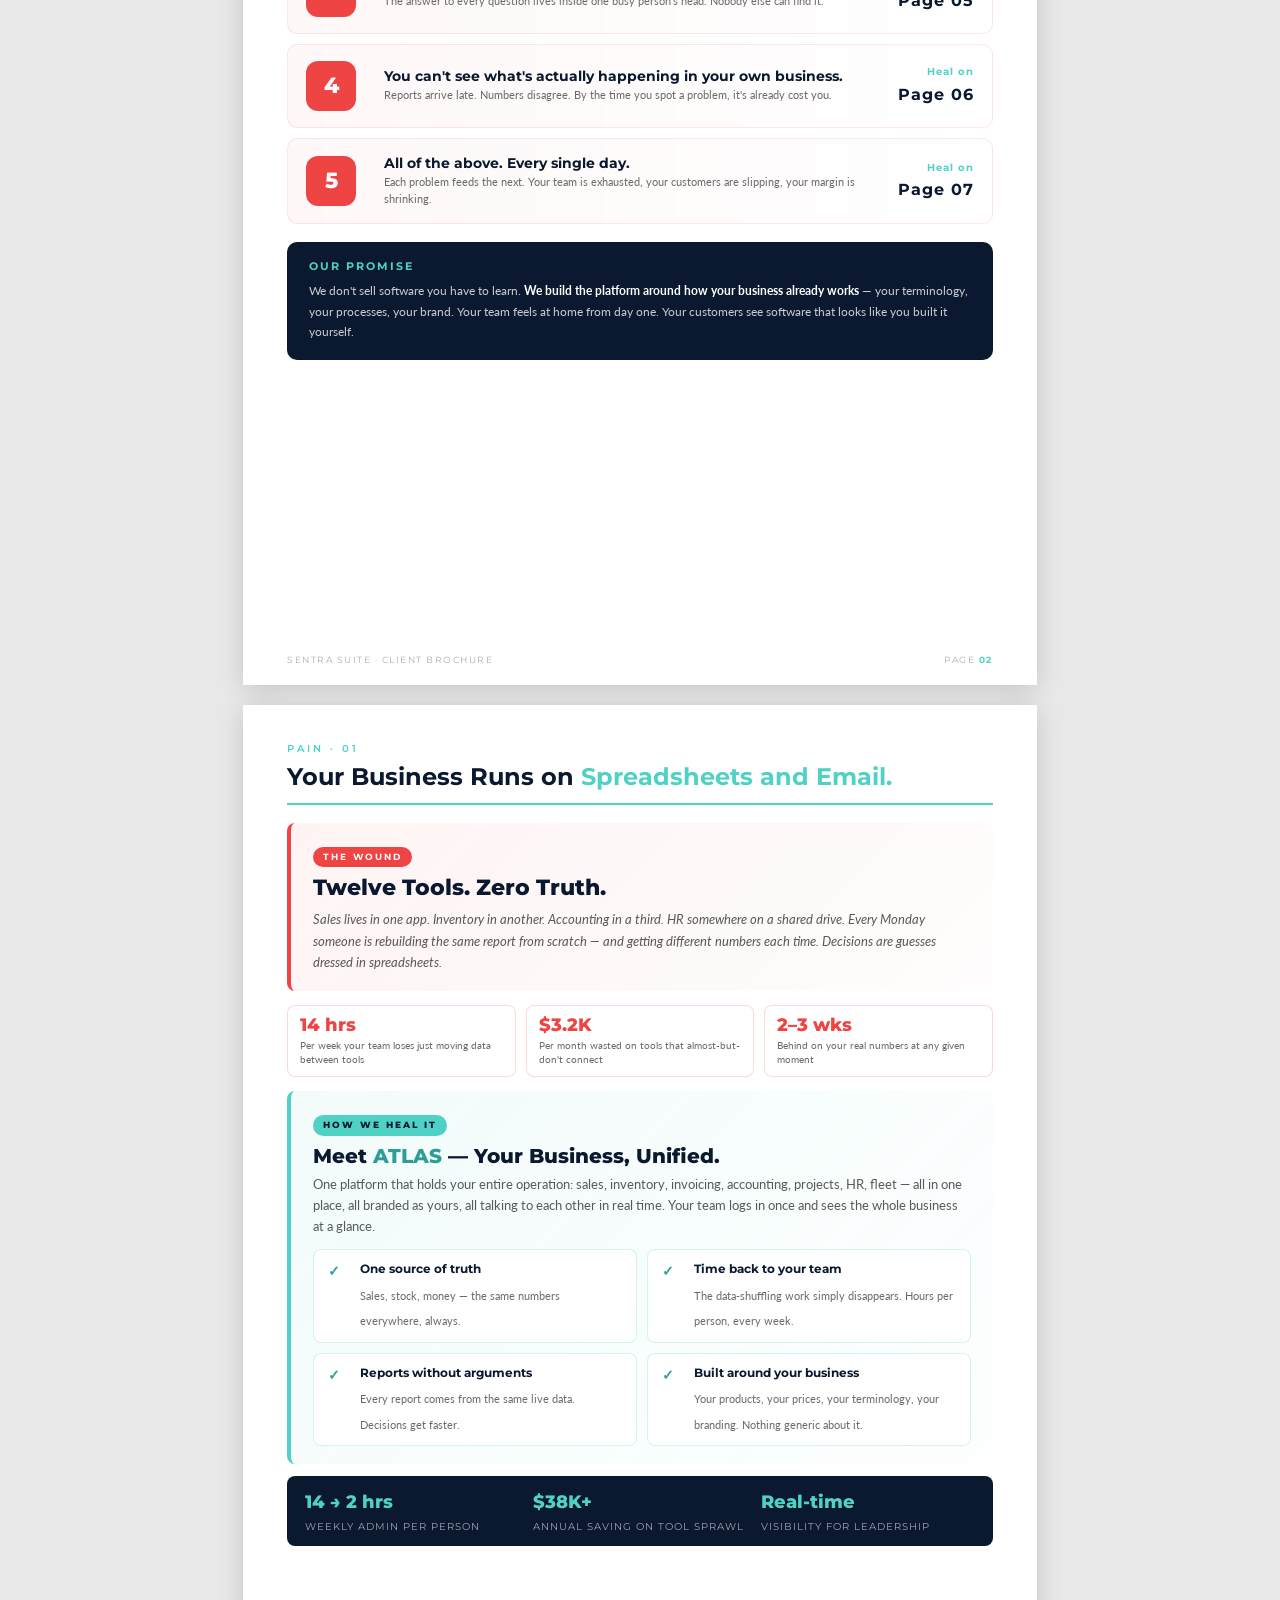
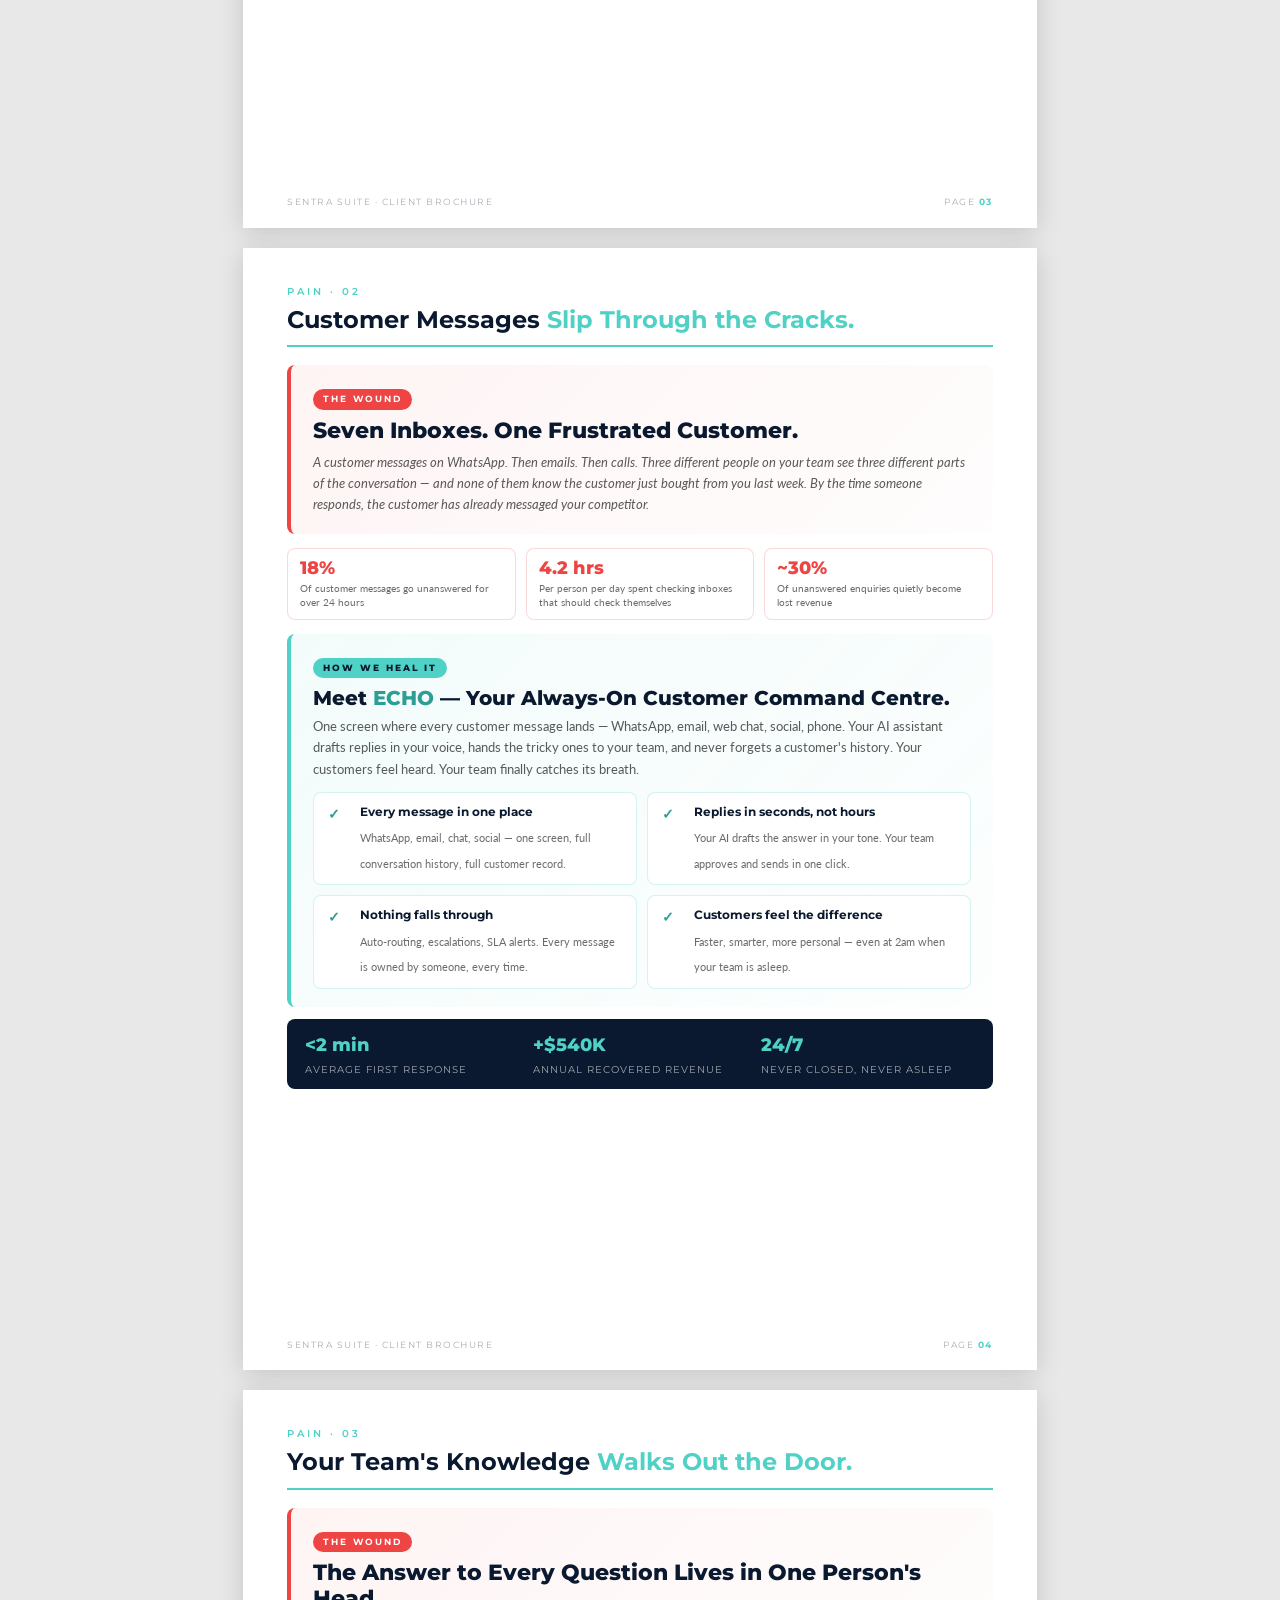
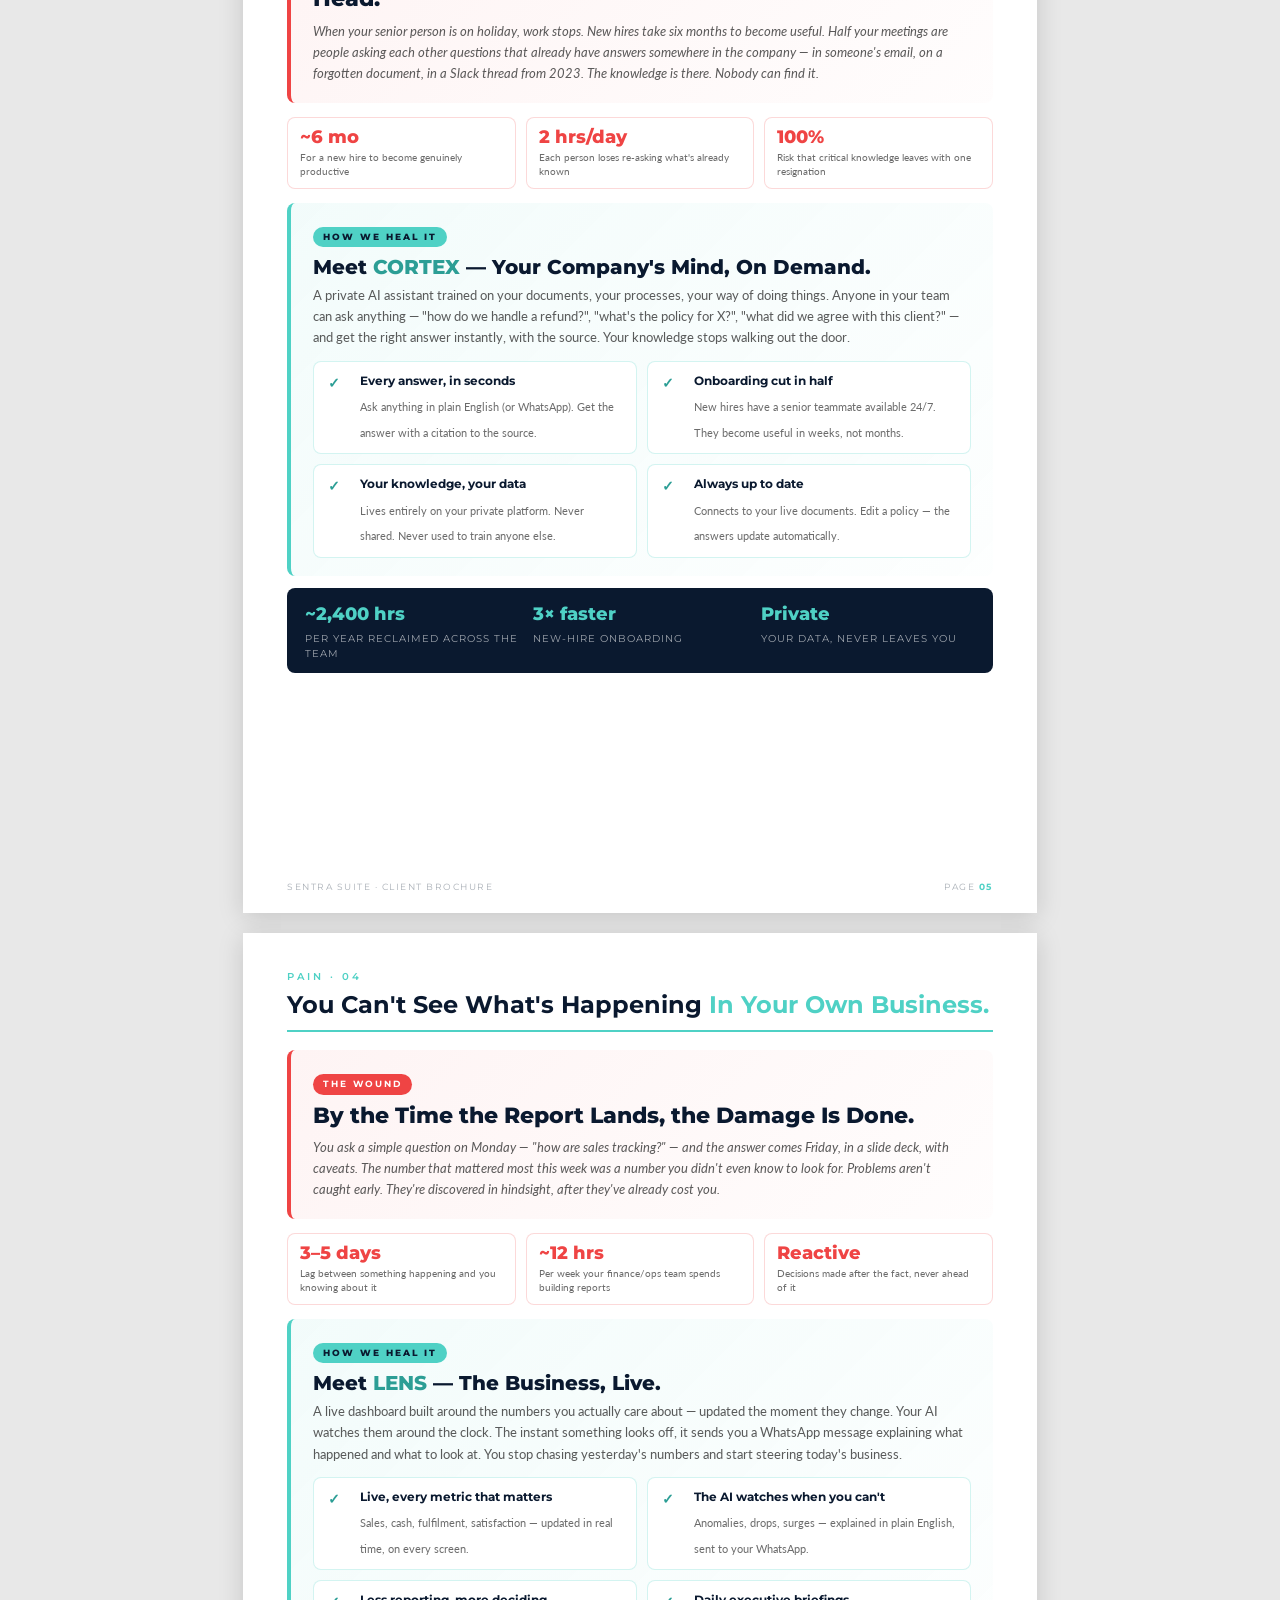
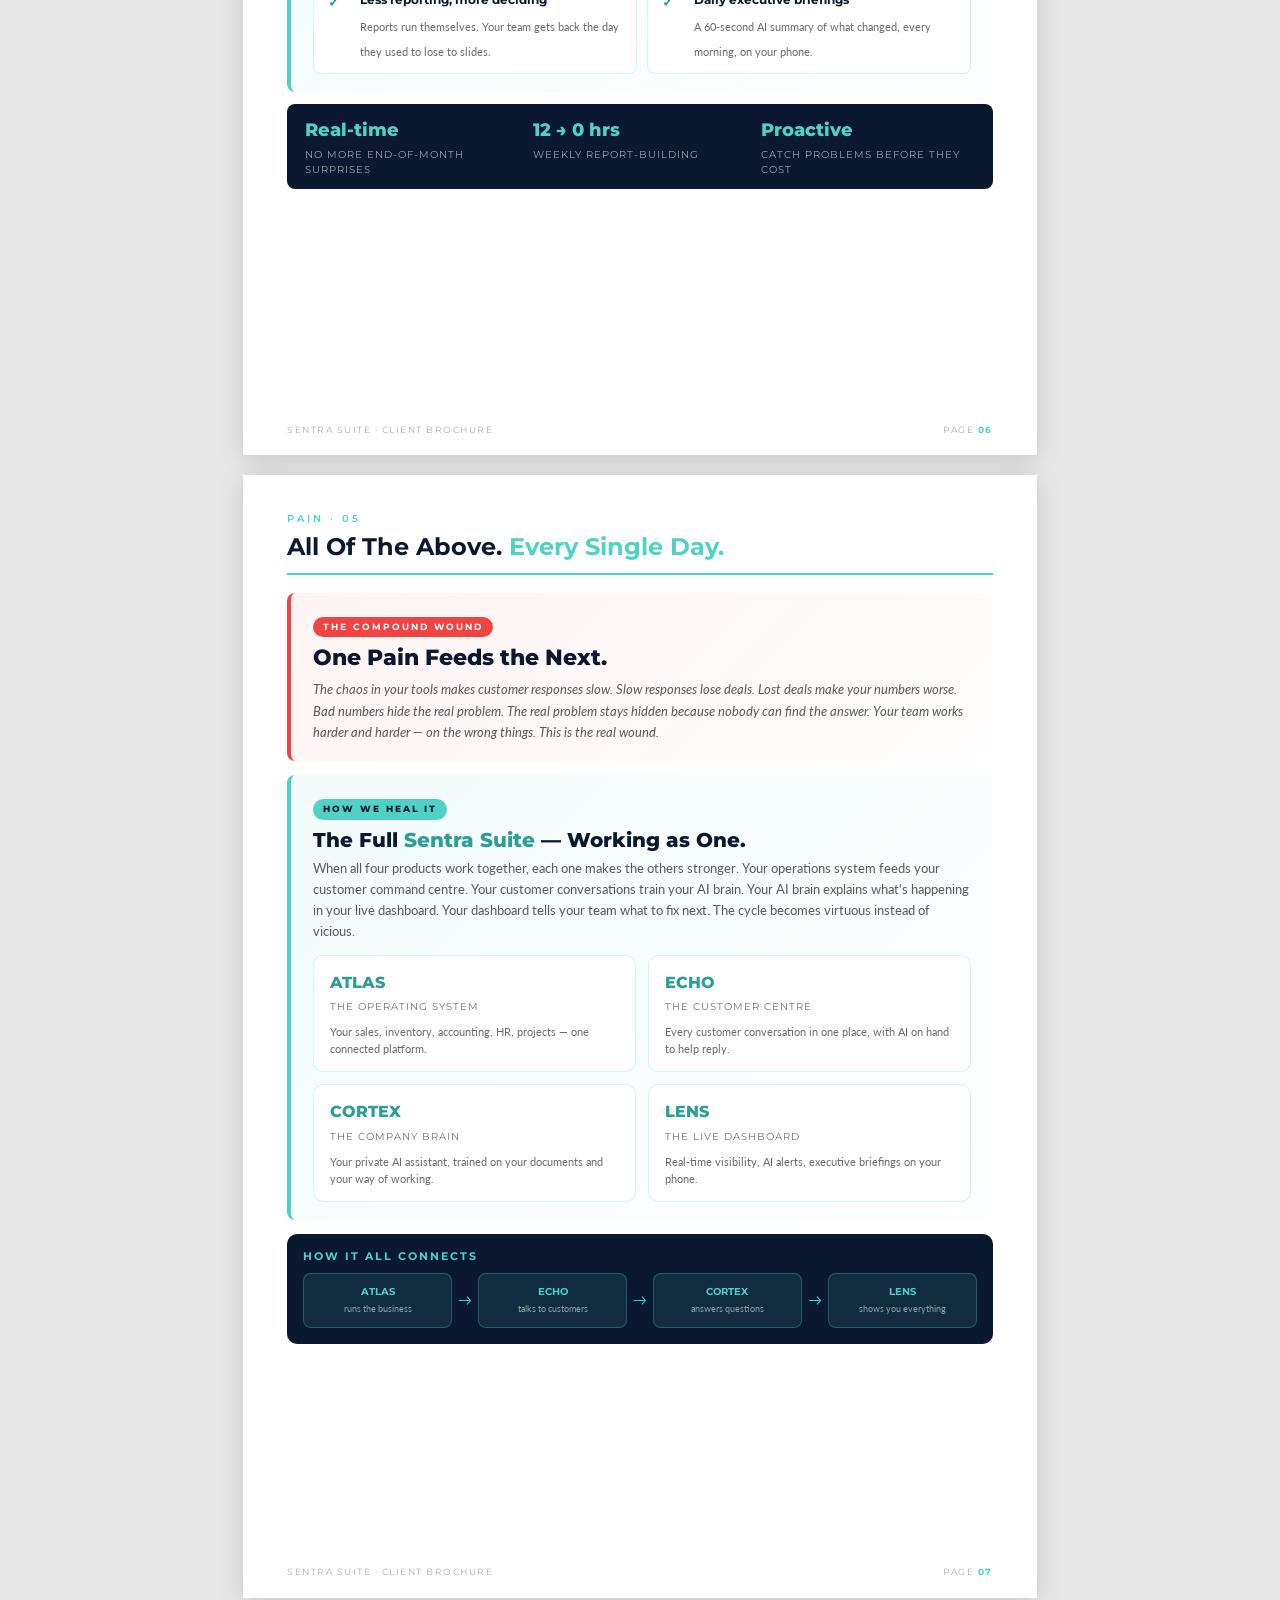
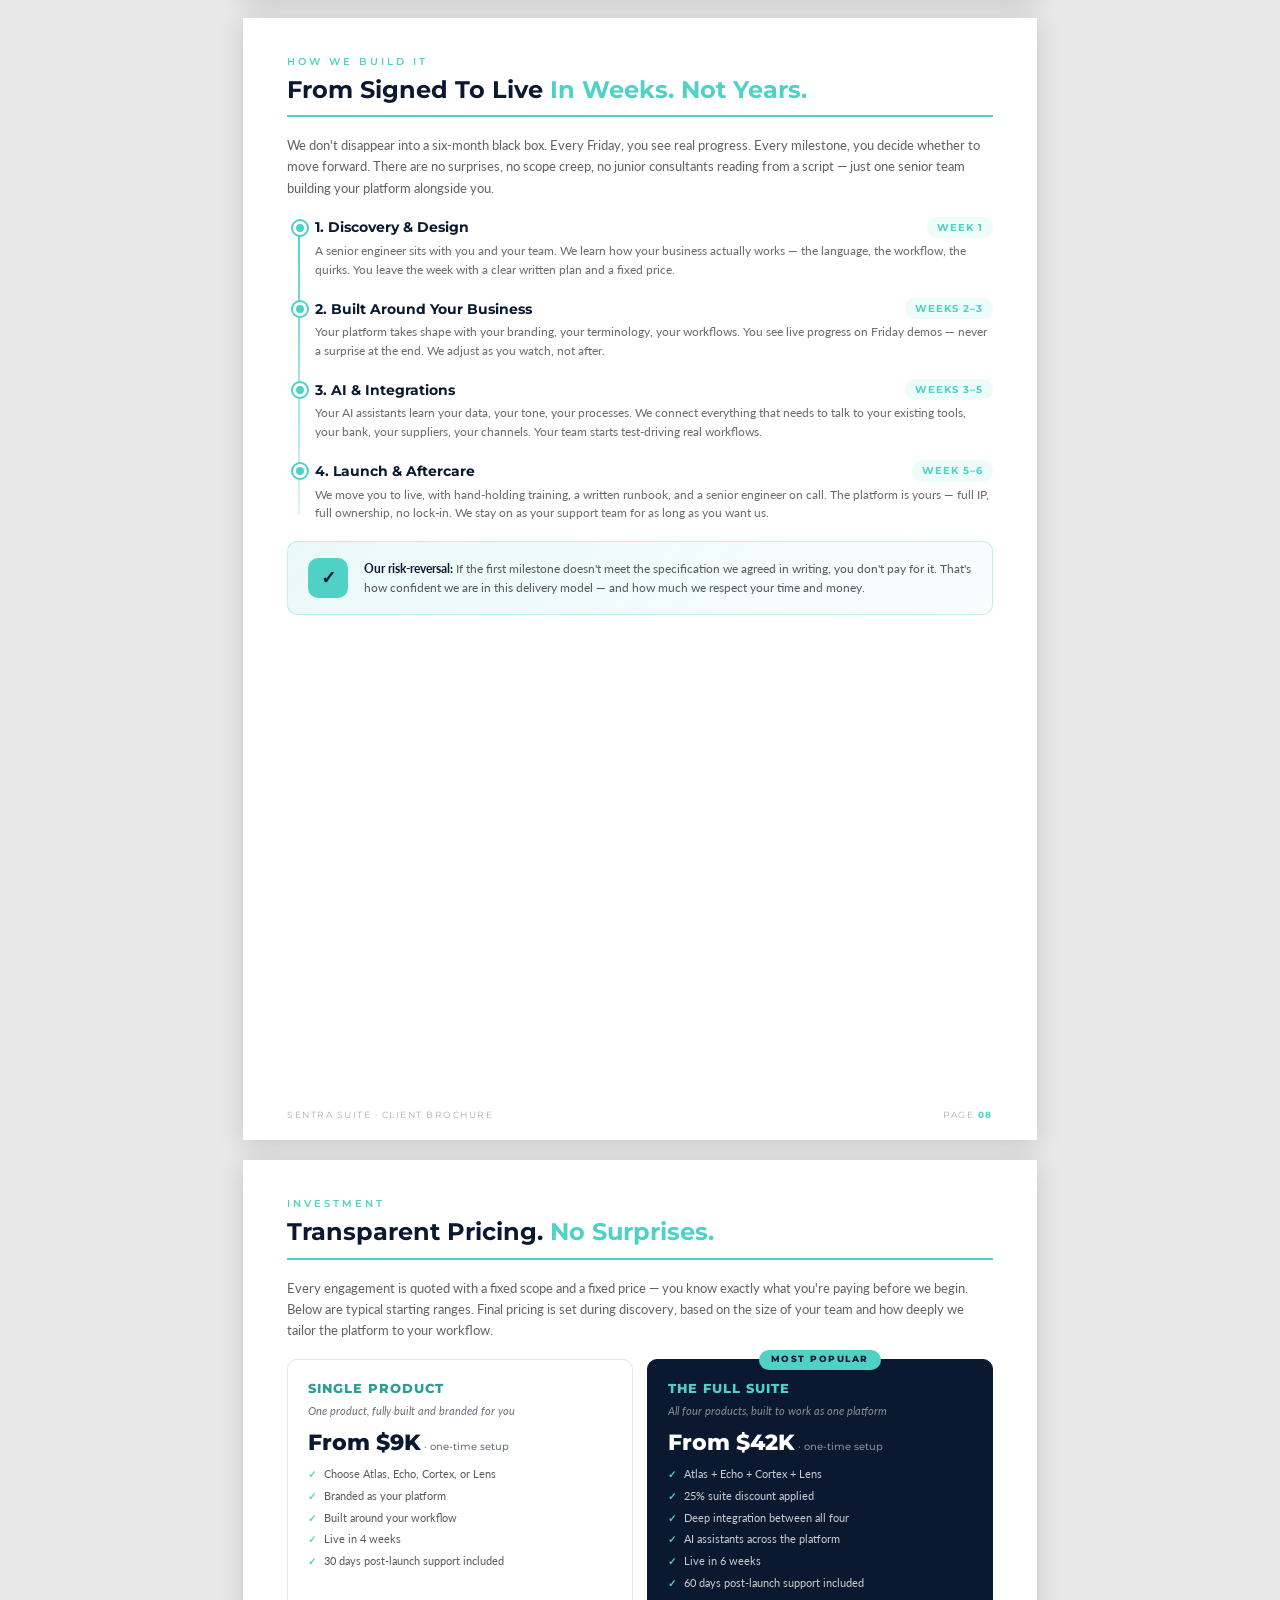
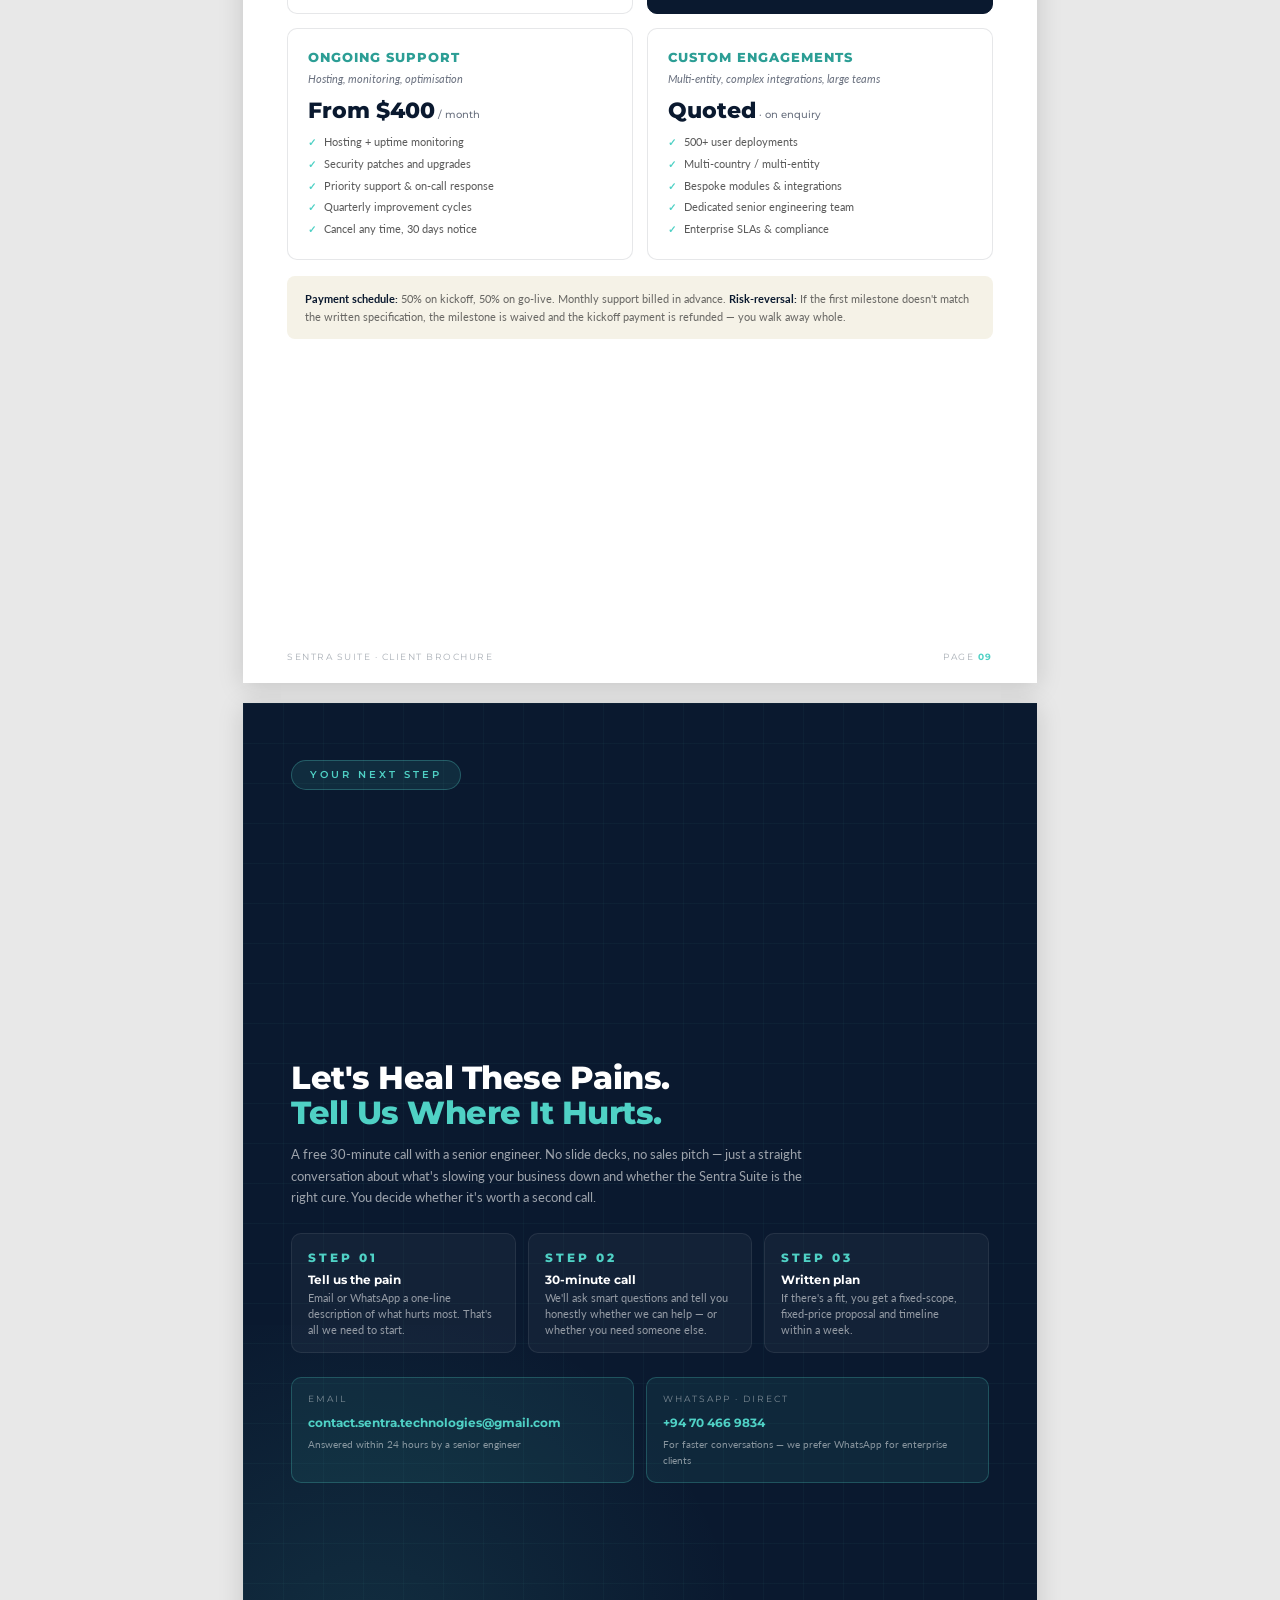
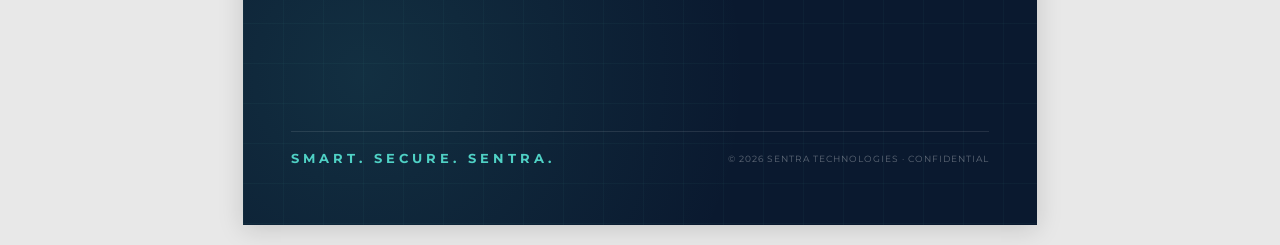
<file: brochure-suite-client.html>
<!DOCTYPE html>
<html lang="en">
<head>
    <meta charset="UTF-8">
    <meta name="viewport" content="width=device-width, initial-scale=1.0">
    <title>Sentra Suite — The Pain Heals Here</title>
    <link href="https://fonts.googleapis.com/css2?family=Montserrat:wght@400;500;600;700;800&family=Lato:wght@300;400;700&display=swap" rel="stylesheet">
    <style>
        @page { size: A4; margin: 0; }
        @media print {
            body { -webkit-print-color-adjust: exact; print-color-adjust: exact; }
            .page { page-break-after: always; break-after: page; margin: 0 !important; box-shadow: none !important; }
            .page:last-child { page-break-after: avoid; }
            .print-bar { display: none !important; }
        }

        *, *::before, *::after { margin: 0; padding: 0; box-sizing: border-box; }
        :root {
            --primary: #0A192F;
            --secondary: #1F4068;
            --accent: #4FD1C5;
            --accent-dark: #2C9E95;
            --light: #F5F2E7;
            --dark: #2C2C2C;
            --muted: #6b7280;
            --white: #ffffff;
            --success: #10b981;
            --danger: #ef4444;
            --warning: #f59e0b;
        }
        body {
            font-family: 'Lato', sans-serif; color: var(--dark);
            background: #e8e8e8; line-height: 1.6;
            -webkit-font-smoothing: antialiased;
        }
        h1, h2, h3, h4, h5 { font-family: 'Montserrat', sans-serif; line-height: 1.2; }

        .page {
            width: 210mm; height: 297mm;
            margin: 20px auto; background: var(--white);
            box-shadow: 0 4px 24px rgba(0,0,0,0.15);
            position: relative; overflow: hidden;
        }
        .page-inner { padding: 36px 44px 60px; height: 100%; }

        .page-footer {
            position: absolute; bottom: 18px; left: 44px; right: 44px;
            display: flex; justify-content: space-between; align-items: center;
            font-family: 'Montserrat', sans-serif; font-size: 9px;
            color: rgba(10,25,47,0.35); letter-spacing: 1.5px; text-transform: uppercase;
        }
        .page-footer strong { color: var(--accent); font-weight: 700; }

        /* COMMON HEADER */
        .page-header {
            margin-bottom: 18px; padding-bottom: 12px;
            border-bottom: 2px solid var(--accent);
        }
        .page-label {
            font-family: 'Montserrat', sans-serif; font-weight: 600;
            font-size: 10px; letter-spacing: 3px; text-transform: uppercase;
            color: var(--accent); margin-bottom: 6px;
        }
        .page-title {
            font-size: 24px; font-weight: 700; color: var(--primary); line-height: 1.15;
        }
        .page-title span { color: var(--accent); }

        /* ============ PAGE 1: COVER ============ */
        .cover {
            background: var(--primary);
            display: flex; flex-direction: column; justify-content: space-between;
            padding: 52px 44px; position: relative; overflow: hidden;
            height: 297mm;
        }
        .cover::before {
            content: ''; position: absolute; inset: 0;
            background-image:
                linear-gradient(rgba(79, 209, 197, 0.04) 1px, transparent 1px),
                linear-gradient(90deg, rgba(79, 209, 197, 0.04) 1px, transparent 1px);
            background-size: 40px 40px;
        }
        .cover::after {
            content: ''; position: absolute;
            top: -20%; right: -20%; width: 600px; height: 600px;
            background: radial-gradient(circle, rgba(79, 209, 197, 0.15), transparent 70%);
            border-radius: 50%;
        }
        .cover-top, .cover-mid, .cover-bot { position: relative; z-index: 1; }
        .cover-top { display: flex; align-items: center; justify-content: space-between; }
        .cover-logo {
            font-family: 'Montserrat', sans-serif; font-weight: 800;
            color: var(--accent); font-size: 22px; letter-spacing: 2px;
        }
        .cover-year {
            color: rgba(255,255,255,0.4); font-family: 'Montserrat', sans-serif;
            font-size: 11px; letter-spacing: 3px;
        }
        .cover-badge {
            display: inline-block; padding: 6px 18px;
            background: rgba(79, 209, 197, 0.1); border: 1px solid rgba(79, 209, 197, 0.3);
            border-radius: 50px; color: var(--accent);
            font-family: 'Montserrat', sans-serif; font-weight: 600; font-size: 10px;
            letter-spacing: 3px; text-transform: uppercase; margin-bottom: 22px;
        }
        .cover h1 {
            color: var(--white); font-size: 44px; font-weight: 800;
            line-height: 1.05; letter-spacing: -1px; margin-bottom: 18px;
        }
        .cover h1 span { color: var(--accent); }
        .cover-sub {
            color: rgba(255,255,255,0.55); font-size: 15px;
            max-width: 540px; line-height: 1.7; margin-bottom: 36px;
        }
        .cover-stats-row {
            display: grid; grid-template-columns: repeat(3, 1fr); gap: 14px;
            max-width: 600px;
        }
        .cover-stat {
            padding: 14px 16px; border-left: 3px solid var(--accent);
            background: rgba(255,255,255,0.03);
        }
        .cover-stat .num {
            font-family: 'Montserrat', sans-serif; font-weight: 800;
            font-size: 22px; color: var(--accent); margin-bottom: 2px;
        }
        .cover-stat .lbl {
            font-size: 9.5px; color: rgba(255,255,255,0.55);
            font-family: 'Montserrat', sans-serif; letter-spacing: 1px; text-transform: uppercase;
        }
        .cover-bot {
            display: flex; align-items: flex-end; justify-content: space-between;
            padding-top: 24px; border-top: 1px solid rgba(255,255,255,0.1);
        }
        .cover-tagline {
            color: var(--accent); font-family: 'Montserrat', sans-serif;
            font-weight: 700; font-size: 13px; letter-spacing: 4px;
        }
        .cover-doc {
            color: rgba(255,255,255,0.4); font-family: 'Montserrat', sans-serif;
            font-size: 10px; letter-spacing: 2px; text-align: right;
        }
        .cover-doc strong { color: rgba(255,255,255,0.7); display: block; font-size: 11px; margin-bottom: 4px; }

        /* ============ PAGE 2: PAINS INDEX ============ */
        .pain-intro {
            font-size: 12.5px; color: rgba(44,44,44,0.75);
            line-height: 1.7; margin-bottom: 18px;
        }
        .pain-list { display: flex; flex-direction: column; gap: 10px; }
        .pain-row {
            display: grid; grid-template-columns: 60px 1fr 90px;
            gap: 18px; padding: 16px 18px; align-items: center;
            border-radius: 10px; border: 1px solid rgba(239,68,68,0.12);
            background: linear-gradient(90deg, rgba(239,68,68,0.04), rgba(255,255,255,0));
        }
        .pain-num {
            width: 50px; height: 50px; border-radius: 12px;
            background: var(--danger); color: var(--white);
            display: flex; align-items: center; justify-content: center;
            font-family: 'Montserrat', sans-serif; font-weight: 800; font-size: 22px;
        }
        .pain-row h4 {
            font-size: 13.5px; font-weight: 700; color: var(--primary); margin-bottom: 3px;
        }
        .pain-row p { font-size: 11px; color: rgba(44,44,44,0.7); line-height: 1.5; }
        .pain-page {
            font-family: 'Montserrat', sans-serif; font-size: 9.5px;
            color: var(--accent); letter-spacing: 1px; text-align: right;
            font-weight: 700;
        }
        .pain-page strong { display: block; font-size: 16px; color: var(--primary); margin-top: 2px; }

        .index-promise {
            margin-top: 18px; padding: 18px 22px;
            background: var(--primary); border-radius: 10px;
        }
        .index-promise h5 {
            color: var(--accent); font-size: 11px; letter-spacing: 2px;
            text-transform: uppercase; margin-bottom: 8px;
        }
        .index-promise p {
            color: rgba(255,255,255,0.78); font-size: 12px; line-height: 1.7;
        }
        .index-promise strong { color: var(--white); }

        /* ============ PAIN PAGES ============ */
        .pain-block {
            background: linear-gradient(135deg, rgba(239,68,68,0.06), rgba(239,68,68,0.01));
            border-left: 4px solid var(--danger);
            padding: 18px 22px; border-radius: 8px;
            margin-bottom: 14px;
        }
        .pain-block .pain-tag {
            display: inline-block; padding: 3px 10px;
            background: var(--danger); color: var(--white);
            font-family: 'Montserrat', sans-serif; font-weight: 700;
            font-size: 9px; letter-spacing: 2px;
            border-radius: 50px; margin-bottom: 8px;
        }
        .pain-block h2 {
            font-size: 22px; color: var(--primary); margin-bottom: 8px;
            line-height: 1.2; font-weight: 800;
        }
        .pain-block .pain-quote {
            font-size: 12.5px; color: rgba(44,44,44,0.78);
            line-height: 1.7; font-style: italic;
        }

        .pain-symptoms {
            display: grid; grid-template-columns: repeat(3, 1fr);
            gap: 10px; margin: 14px 0;
        }
        .symptom {
            padding: 10px 12px; background: var(--white);
            border: 1px solid rgba(239,68,68,0.2);
            border-radius: 8px;
        }
        .symptom .s-num {
            font-family: 'Montserrat', sans-serif; font-weight: 800;
            font-size: 18px; color: var(--danger); line-height: 1;
        }
        .symptom .s-lbl {
            font-size: 10px; color: rgba(44,44,44,0.7);
            margin-top: 4px; line-height: 1.4;
        }

        .heal-block {
            background: linear-gradient(135deg, rgba(79,209,197,0.07), rgba(79,209,197,0.01));
            border-left: 4px solid var(--accent);
            padding: 18px 22px; border-radius: 8px;
        }
        .heal-block .heal-tag {
            display: inline-block; padding: 3px 10px;
            background: var(--accent); color: var(--primary);
            font-family: 'Montserrat', sans-serif; font-weight: 800;
            font-size: 9px; letter-spacing: 2px;
            border-radius: 50px; margin-bottom: 8px;
        }
        .heal-block h2 {
            font-size: 20px; color: var(--primary); margin-bottom: 6px;
            line-height: 1.2; font-weight: 800;
        }
        .heal-block h2 .brand {
            color: var(--accent-dark); font-weight: 800;
        }
        .heal-block .heal-promise {
            font-size: 12.5px; color: rgba(44,44,44,0.78);
            line-height: 1.7; margin-bottom: 12px;
        }

        .outcome-grid {
            display: grid; grid-template-columns: repeat(2, 1fr);
            gap: 10px; margin-top: 10px;
        }
        .outcome {
            padding: 10px 14px; background: var(--white);
            border: 1px solid rgba(79,209,197,0.25); border-radius: 8px;
            display: grid; grid-template-columns: 22px 1fr; gap: 10px;
            align-items: start;
        }
        .outcome::before {
            content: '\2713'; color: var(--accent-dark); font-weight: 800;
            font-family: 'Montserrat', sans-serif; font-size: 14px;
        }
        .outcome-body strong {
            display: block; font-size: 11.5px; color: var(--primary);
            font-family: 'Montserrat', sans-serif; font-weight: 700; margin-bottom: 2px;
        }
        .outcome-body span {
            font-size: 10.5px; color: rgba(44,44,44,0.7); line-height: 1.5;
        }

        .impact-strip {
            margin-top: 12px; padding: 12px 18px;
            background: var(--primary); border-radius: 8px;
            display: grid; grid-template-columns: repeat(3, 1fr); gap: 14px;
        }
        .impact-strip .imp-num {
            font-family: 'Montserrat', sans-serif; font-weight: 800;
            font-size: 18px; color: var(--accent);
        }
        .impact-strip .imp-lbl {
            font-size: 9.5px; color: rgba(255,255,255,0.6);
            font-family: 'Montserrat', sans-serif; letter-spacing: 1px;
            text-transform: uppercase; margin-top: 2px;
        }

        /* ============ PAGE 7: COMPOUND PAIN / SUITE ============ */
        .suite-grid {
            display: grid; grid-template-columns: repeat(2, 1fr); gap: 12px;
            margin-top: 12px;
        }
        .suite-card {
            padding: 14px 16px; border-radius: 10px;
            background: var(--white); border: 1px solid rgba(79,209,197,0.25);
        }
        .suite-card .sc-name {
            font-family: 'Montserrat', sans-serif; font-weight: 800;
            font-size: 16px; color: var(--accent-dark); margin-bottom: 4px;
        }
        .suite-card .sc-tag {
            font-size: 10px; color: var(--muted);
            font-family: 'Montserrat', sans-serif; letter-spacing: 1px;
            text-transform: uppercase; margin-bottom: 8px;
        }
        .suite-card .sc-body {
            font-size: 11px; color: rgba(44,44,44,0.7); line-height: 1.55;
        }

        .suite-flow {
            margin-top: 14px; padding: 16px;
            background: var(--primary); border-radius: 10px;
            color: var(--white);
        }
        .suite-flow h5 {
            color: var(--accent); font-size: 11px; letter-spacing: 2px;
            text-transform: uppercase; margin-bottom: 10px;
        }
        .suite-flow-row {
            display: grid; grid-template-columns: 1fr 18px 1fr 18px 1fr 18px 1fr;
            align-items: center; gap: 4px;
        }
        .sf-node {
            padding: 10px 8px; border-radius: 8px;
            background: rgba(79,209,197,0.1);
            border: 1px solid rgba(79,209,197,0.3);
            text-align: center;
            font-family: 'Montserrat', sans-serif;
            font-size: 10px; font-weight: 700; color: var(--accent);
        }
        .sf-node .sf-sub {
            display: block; font-family: 'Lato', sans-serif;
            font-weight: 400; font-size: 9px;
            color: rgba(255,255,255,0.55); margin-top: 2px;
        }
        .sf-arrow { text-align: center; color: var(--accent); font-size: 14px; }

        /* ============ PAGE 8: HOW WE BUILD ============ */
        .timeline {
            position: relative; padding-left: 28px; margin-top: 8px;
        }
        .timeline::before {
            content: ''; position: absolute; top: 8px; bottom: 8px; left: 11px;
            width: 2px;
            background: linear-gradient(to bottom, var(--accent), rgba(79,209,197,0.2));
        }
        .tl-step { position: relative; margin-bottom: 18px; }
        .tl-step::before {
            content: ''; position: absolute; left: -22px; top: 4px;
            width: 14px; height: 14px; border-radius: 50%;
            background: var(--accent); border: 3px solid var(--white);
            box-shadow: 0 0 0 2px var(--accent);
        }
        .tl-step-head {
            display: flex; align-items: center; justify-content: space-between;
            margin-bottom: 4px;
        }
        .tl-step h4 {
            font-size: 13.5px; font-weight: 700; color: var(--primary);
        }
        .tl-step .week {
            font-family: 'Montserrat', sans-serif; font-size: 9.5px;
            font-weight: 700; color: var(--accent);
            padding: 3px 10px; background: rgba(79,209,197,0.1);
            border-radius: 50px; letter-spacing: 1px; text-transform: uppercase;
        }
        .tl-step p { font-size: 11.5px; color: rgba(44,44,44,0.7); line-height: 1.65; }

        .promise-bar {
            margin-top: 16px; padding: 16px 20px;
            background: linear-gradient(135deg, rgba(79,209,197,0.12), rgba(79,209,197,0.04));
            border: 1px solid rgba(79,209,197,0.3); border-radius: 10px;
            display: flex; align-items: center; gap: 16px;
        }
        .promise-badge {
            flex-shrink: 0; width: 40px; height: 40px; border-radius: 10px;
            background: var(--accent); color: var(--primary);
            display: flex; align-items: center; justify-content: center;
            font-weight: 800; font-size: 18px; font-family: 'Montserrat', sans-serif;
        }
        .promise-bar p {
            font-size: 12px; color: rgba(44,44,44,0.78); line-height: 1.65;
        }
        .promise-bar strong { color: var(--primary); }

        /* ============ PAGE 9: INVESTMENT ============ */
        .invest-grid {
            display: grid; grid-template-columns: repeat(2, 1fr); gap: 14px;
            margin-bottom: 16px;
        }
        .invest-card {
            padding: 18px 20px; border-radius: 10px;
            background: var(--white); border: 1px solid rgba(10,25,47,0.1);
            position: relative;
        }
        .invest-card.featured {
            background: var(--primary); border-color: var(--primary);
        }
        .invest-card .ic-name {
            font-family: 'Montserrat', sans-serif; font-weight: 800;
            font-size: 13px; color: var(--accent-dark);
            letter-spacing: 1px; text-transform: uppercase; margin-bottom: 4px;
        }
        .invest-card.featured .ic-name { color: var(--accent); }
        .invest-card .ic-tag {
            font-size: 10.5px; color: var(--muted); margin-bottom: 12px;
            font-style: italic;
        }
        .invest-card.featured .ic-tag { color: rgba(255,255,255,0.5); }
        .invest-card .ic-price {
            font-family: 'Montserrat', sans-serif; font-weight: 800;
            font-size: 22px; color: var(--primary); line-height: 1; margin-bottom: 10px;
        }
        .invest-card.featured .ic-price { color: var(--white); }
        .invest-card .ic-price .per {
            font-size: 10px; color: var(--muted); font-weight: 500;
        }
        .invest-card.featured .ic-price .per { color: rgba(255,255,255,0.5); }
        .invest-card ul {
            list-style: none; margin-top: 6px;
        }
        .invest-card ul li {
            font-size: 10.5px; color: rgba(44,44,44,0.78); padding: 3px 0 3px 16px;
            position: relative; line-height: 1.5;
        }
        .invest-card.featured ul li { color: rgba(255,255,255,0.78); }
        .invest-card ul li::before {
            content: '\2713'; position: absolute; left: 0; top: 3px;
            color: var(--accent); font-weight: 700; font-size: 10px;
        }
        .invest-card .feat-tag {
            position: absolute; top: -10px; left: 50%; transform: translateX(-50%);
            padding: 3px 12px; background: var(--accent); color: var(--primary);
            border-radius: 50px; font-family: 'Montserrat', sans-serif;
            font-size: 8.5px; font-weight: 800; letter-spacing: 1.5px;
            text-transform: uppercase;
        }

        .invest-note {
            padding: 14px 18px; background: var(--light); border-radius: 8px;
            font-size: 11px; color: rgba(44,44,44,0.7); line-height: 1.6;
        }
        .invest-note strong { color: var(--primary); }

        /* ============ PAGE 10: CTA ============ */
        .cta-page {
            background: var(--primary); height: 297mm;
            display: flex; flex-direction: column; justify-content: space-between;
            padding: 56px 48px; position: relative; overflow: hidden;
        }
        .cta-page::before {
            content: ''; position: absolute; inset: 0;
            background-image:
                linear-gradient(rgba(79, 209, 197, 0.04) 1px, transparent 1px),
                linear-gradient(90deg, rgba(79, 209, 197, 0.04) 1px, transparent 1px);
            background-size: 40px 40px;
        }
        .cta-page::after {
            content: ''; position: absolute;
            bottom: 0; left: -20%; width: 700px; height: 500px;
            background: radial-gradient(circle at 40% 70%, rgba(79, 209, 197, 0.12), transparent 70%);
        }
        .cta-top, .cta-mid, .cta-bot { position: relative; z-index: 1; }
        .cta-mid h2 {
            color: var(--white); font-size: 32px; font-weight: 800;
            line-height: 1.1; margin-bottom: 14px; letter-spacing: -0.5px;
        }
        .cta-mid h2 span { color: var(--accent); }
        .cta-mid .lead {
            color: rgba(255,255,255,0.6); font-size: 13px;
            max-width: 540px; line-height: 1.65; margin-bottom: 24px;
        }
        .cta-steps {
            display: grid; grid-template-columns: repeat(3, 1fr); gap: 12px;
            margin-bottom: 24px;
        }
        .cta-step {
            padding: 14px 16px; background: rgba(255,255,255,0.04);
            border: 1px solid rgba(255,255,255,0.08); border-radius: 10px;
        }
        .cta-step-num {
            font-family: 'Montserrat', sans-serif; font-weight: 800;
            font-size: 12px; color: var(--accent); margin-bottom: 6px;
            letter-spacing: 3px;
        }
        .cta-step h5 {
            font-size: 12px; font-weight: 700; color: var(--white); margin-bottom: 4px;
        }
        .cta-step p { font-size: 10.5px; color: rgba(255,255,255,0.55); line-height: 1.5; }
        .cta-contact {
            display: grid; grid-template-columns: 1fr 1fr; gap: 12px;
        }
        .cta-contact-card {
            padding: 14px 16px; background: rgba(79,209,197,0.08);
            border: 1px solid rgba(79,209,197,0.25); border-radius: 10px;
        }
        .cta-contact-card .cc-label {
            font-family: 'Montserrat', sans-serif; font-size: 9px;
            color: rgba(255,255,255,0.45); letter-spacing: 2px;
            text-transform: uppercase; margin-bottom: 6px;
        }
        .cta-contact-card .cc-value {
            font-family: 'Montserrat', sans-serif; font-size: 12px;
            font-weight: 700; color: var(--accent); word-break: break-word;
        }
        .cta-contact-card .cc-sub {
            font-size: 10px; color: rgba(255,255,255,0.5); margin-top: 4px;
        }
        .cta-bot {
            padding-top: 16px; border-top: 1px solid rgba(255,255,255,0.1);
            display: flex; justify-content: space-between; align-items: center;
        }
        .cta-bot .sl {
            color: var(--accent); font-family: 'Montserrat', sans-serif;
            font-weight: 700; font-size: 13px; letter-spacing: 4px;
        }
        .cta-bot .cp {
            color: rgba(255,255,255,0.35); font-family: 'Montserrat', sans-serif;
            font-size: 9px; letter-spacing: 1px;
        }

        /* PRINT BUTTON */
        .print-bar {
            position: fixed; top: 0; left: 0; right: 0;
            background: var(--primary); padding: 12px 24px;
            display: flex; align-items: center; justify-content: center; gap: 16px;
            z-index: 9999;
        }
        .print-bar span { color: rgba(255,255,255,0.6); font-size: 13px; font-family: 'Montserrat', sans-serif; }
        .print-btn {
            padding: 8px 24px; border-radius: 6px; border: none;
            background: var(--accent); color: var(--primary);
            font-family: 'Montserrat', sans-serif; font-weight: 700; font-size: 13px;
            cursor: pointer;
        }
    </style>
</head>
<body>

<div class="print-bar">
    <span>Sentra Suite — Client Brochure</span>
    <button class="print-btn" onclick="window.print()">Save as PDF</button>
</div>

<!-- ============ PAGE 1: COVER ============ -->
<div class="page cover">
    <div class="cover-top">
        <div class="cover-logo">SENTRA</div>
        <div class="cover-year">2026 &middot; THE SENTRA SUITE</div>
    </div>
    <div class="cover-mid">
        <div class="cover-badge">Designed Around How Your Business Actually Works</div>
        <h1>Software That<br><span>Heals Your Operations.</span></h1>
        <p class="cover-sub">
            Most businesses don't need more tools. They need fewer wounds. Sentra builds the platform your team actually wishes they had &mdash; purpose-built around your workflow, branded as your own, and live in weeks, not years.
        </p>
        <div class="cover-stats-row">
            <div class="cover-stat">
                <div class="num">$2.1M+</div>
                <div class="lbl">Avg. yearly saving</div>
            </div>
            <div class="cover-stat">
                <div class="num">4&ndash;6 wks</div>
                <div class="lbl">From signed to live</div>
            </div>
            <div class="cover-stat">
                <div class="num">100%</div>
                <div class="lbl">Your brand. Your IP.</div>
            </div>
        </div>
    </div>
    <div class="cover-bot">
        <div class="cover-tagline">SMART. SECURE. SENTRA.</div>
        <div class="cover-doc">
            <strong>FOR YOUR REVIEW</strong>
            ENTERPRISE PROSPECTUS
        </div>
    </div>
</div>

<!-- ============ PAGE 2: PAINS INDEX ============ -->
<div class="page">
    <div class="page-inner">
        <div class="page-header">
            <div class="page-label">Where It Hurts</div>
            <h2 class="page-title">Five Pains <span>Bleeding Your Business Dry.</span></h2>
        </div>
        <p class="pain-intro">
            Every growing business reaches a point where the systems that got it here become the things slowing it down. Below are the five wounds we see in nearly every operation we walk into. If two or more sound familiar, this brochure is for you &mdash; each pain has a page that shows exactly how we heal it.
        </p>
        <div class="pain-list">
            <div class="pain-row">
                <div class="pain-num">1</div>
                <div>
                    <h4>Your business runs on spreadsheets and email.</h4>
                    <p>Nothing connects. Numbers never agree. Every report is a fresh argument.</p>
                </div>
                <div class="pain-page">Heal on<strong>Page 03</strong></div>
            </div>
            <div class="pain-row">
                <div class="pain-num">2</div>
                <div>
                    <h4>Customer messages slip through the cracks.</h4>
                    <p>WhatsApp, email, web chat, calls &mdash; nothing in one place. Customers wait. Some never come back.</p>
                </div>
                <div class="pain-page">Heal on<strong>Page 04</strong></div>
            </div>
            <div class="pain-row">
                <div class="pain-num">3</div>
                <div>
                    <h4>Your team's knowledge walks out the door every quarter.</h4>
                    <p>The answer to every question lives inside one busy person's head. Nobody else can find it.</p>
                </div>
                <div class="pain-page">Heal on<strong>Page 05</strong></div>
            </div>
            <div class="pain-row">
                <div class="pain-num">4</div>
                <div>
                    <h4>You can't see what's actually happening in your own business.</h4>
                    <p>Reports arrive late. Numbers disagree. By the time you spot a problem, it's already cost you.</p>
                </div>
                <div class="pain-page">Heal on<strong>Page 06</strong></div>
            </div>
            <div class="pain-row">
                <div class="pain-num">5</div>
                <div>
                    <h4>All of the above. Every single day.</h4>
                    <p>Each problem feeds the next. Your team is exhausted, your customers are slipping, your margin is shrinking.</p>
                </div>
                <div class="pain-page">Heal on<strong>Page 07</strong></div>
            </div>
        </div>
        <div class="index-promise">
            <h5>Our Promise</h5>
            <p>We don't sell software you have to learn. <strong>We build the platform around how your business already works</strong> &mdash; your terminology, your processes, your brand. Your team feels at home from day one. Your customers see software that looks like you built it yourself.</p>
        </div>
    </div>
    <div class="page-footer">
        <span>SENTRA SUITE &middot; CLIENT BROCHURE</span>
        <span>PAGE <strong>02</strong></span>
    </div>
</div>

<!-- ============ PAGE 3: PAIN 1 - ATLAS ============ -->
<div class="page">
    <div class="page-inner">
        <div class="page-header">
            <div class="page-label">Pain &middot; 01</div>
            <h2 class="page-title">Your Business Runs on <span>Spreadsheets and Email.</span></h2>
        </div>

        <div class="pain-block">
            <span class="pain-tag">THE WOUND</span>
            <h2>Twelve Tools. Zero Truth.</h2>
            <p class="pain-quote">
                Sales lives in one app. Inventory in another. Accounting in a third. HR somewhere on a shared drive. Every Monday someone is rebuilding the same report from scratch &mdash; and getting different numbers each time. Decisions are guesses dressed in spreadsheets.
            </p>
        </div>

        <div class="pain-symptoms">
            <div class="symptom"><div class="s-num">14 hrs</div><div class="s-lbl">Per week your team loses just moving data between tools</div></div>
            <div class="symptom"><div class="s-num">$3.2K</div><div class="s-lbl">Per month wasted on tools that almost-but-don't connect</div></div>
            <div class="symptom"><div class="s-num">2&ndash;3 wks</div><div class="s-lbl">Behind on your real numbers at any given moment</div></div>
        </div>

        <div class="heal-block">
            <span class="heal-tag">HOW WE HEAL IT</span>
            <h2>Meet <span class="brand">ATLAS</span> &mdash; Your Business, Unified.</h2>
            <p class="heal-promise">
                One platform that holds your entire operation: sales, inventory, invoicing, accounting, projects, HR, fleet &mdash; all in one place, all branded as yours, all talking to each other in real time. Your team logs in once and sees the whole business at a glance.
            </p>
            <div class="outcome-grid">
                <div class="outcome"><div class="outcome-body"><strong>One source of truth</strong><span>Sales, stock, money &mdash; the same numbers everywhere, always.</span></div></div>
                <div class="outcome"><div class="outcome-body"><strong>Time back to your team</strong><span>The data-shuffling work simply disappears. Hours per person, every week.</span></div></div>
                <div class="outcome"><div class="outcome-body"><strong>Reports without arguments</strong><span>Every report comes from the same live data. Decisions get faster.</span></div></div>
                <div class="outcome"><div class="outcome-body"><strong>Built around your business</strong><span>Your products, your prices, your terminology, your branding. Nothing generic about it.</span></div></div>
            </div>
        </div>

        <div class="impact-strip">
            <div><div class="imp-num">14 &rarr; 2 hrs</div><div class="imp-lbl">Weekly admin per person</div></div>
            <div><div class="imp-num">$38K+</div><div class="imp-lbl">Annual saving on tool sprawl</div></div>
            <div><div class="imp-num">Real-time</div><div class="imp-lbl">Visibility for leadership</div></div>
        </div>
    </div>
    <div class="page-footer">
        <span>SENTRA SUITE &middot; CLIENT BROCHURE</span>
        <span>PAGE <strong>03</strong></span>
    </div>
</div>

<!-- ============ PAGE 4: PAIN 2 - ECHO ============ -->
<div class="page">
    <div class="page-inner">
        <div class="page-header">
            <div class="page-label">Pain &middot; 02</div>
            <h2 class="page-title">Customer Messages <span>Slip Through the Cracks.</span></h2>
        </div>

        <div class="pain-block">
            <span class="pain-tag">THE WOUND</span>
            <h2>Seven Inboxes. One Frustrated Customer.</h2>
            <p class="pain-quote">
                A customer messages on WhatsApp. Then emails. Then calls. Three different people on your team see three different parts of the conversation &mdash; and none of them know the customer just bought from you last week. By the time someone responds, the customer has already messaged your competitor.
            </p>
        </div>

        <div class="pain-symptoms">
            <div class="symptom"><div class="s-num">18%</div><div class="s-lbl">Of customer messages go unanswered for over 24 hours</div></div>
            <div class="symptom"><div class="s-num">4.2 hrs</div><div class="s-lbl">Per person per day spent checking inboxes that should check themselves</div></div>
            <div class="symptom"><div class="s-num">~30%</div><div class="s-lbl">Of unanswered enquiries quietly become lost revenue</div></div>
        </div>

        <div class="heal-block">
            <span class="heal-tag">HOW WE HEAL IT</span>
            <h2>Meet <span class="brand">ECHO</span> &mdash; Your Always-On Customer Command Centre.</h2>
            <p class="heal-promise">
                One screen where every customer message lands &mdash; WhatsApp, email, web chat, social, phone. Your AI assistant drafts replies in your voice, hands the tricky ones to your team, and never forgets a customer's history. Your customers feel heard. Your team finally catches its breath.
            </p>
            <div class="outcome-grid">
                <div class="outcome"><div class="outcome-body"><strong>Every message in one place</strong><span>WhatsApp, email, chat, social &mdash; one screen, full conversation history, full customer record.</span></div></div>
                <div class="outcome"><div class="outcome-body"><strong>Replies in seconds, not hours</strong><span>Your AI drafts the answer in your tone. Your team approves and sends in one click.</span></div></div>
                <div class="outcome"><div class="outcome-body"><strong>Nothing falls through</strong><span>Auto-routing, escalations, SLA alerts. Every message is owned by someone, every time.</span></div></div>
                <div class="outcome"><div class="outcome-body"><strong>Customers feel the difference</strong><span>Faster, smarter, more personal &mdash; even at 2am when your team is asleep.</span></div></div>
            </div>
        </div>

        <div class="impact-strip">
            <div><div class="imp-num">&lt;2 min</div><div class="imp-lbl">Average first response</div></div>
            <div><div class="imp-num">+$540K</div><div class="imp-lbl">Annual recovered revenue</div></div>
            <div><div class="imp-num">24/7</div><div class="imp-lbl">Never closed, never asleep</div></div>
        </div>
    </div>
    <div class="page-footer">
        <span>SENTRA SUITE &middot; CLIENT BROCHURE</span>
        <span>PAGE <strong>04</strong></span>
    </div>
</div>

<!-- ============ PAGE 5: PAIN 3 - CORTEX ============ -->
<div class="page">
    <div class="page-inner">
        <div class="page-header">
            <div class="page-label">Pain &middot; 03</div>
            <h2 class="page-title">Your Team's Knowledge <span>Walks Out the Door.</span></h2>
        </div>

        <div class="pain-block">
            <span class="pain-tag">THE WOUND</span>
            <h2>The Answer to Every Question Lives in One Person's Head.</h2>
            <p class="pain-quote">
                When your senior person is on holiday, work stops. New hires take six months to become useful. Half your meetings are people asking each other questions that already have answers somewhere in the company &mdash; in someone's email, on a forgotten document, in a Slack thread from 2023. The knowledge is there. Nobody can find it.
            </p>
        </div>

        <div class="pain-symptoms">
            <div class="symptom"><div class="s-num">~6 mo</div><div class="s-lbl">For a new hire to become genuinely productive</div></div>
            <div class="symptom"><div class="s-num">2 hrs/day</div><div class="s-lbl">Each person loses re-asking what's already known</div></div>
            <div class="symptom"><div class="s-num">100%</div><div class="s-lbl">Risk that critical knowledge leaves with one resignation</div></div>
        </div>

        <div class="heal-block">
            <span class="heal-tag">HOW WE HEAL IT</span>
            <h2>Meet <span class="brand">CORTEX</span> &mdash; Your Company's Mind, On Demand.</h2>
            <p class="heal-promise">
                A private AI assistant trained on your documents, your processes, your way of doing things. Anyone in your team can ask anything &mdash; "how do we handle a refund?", "what's the policy for X?", "what did we agree with this client?" &mdash; and get the right answer instantly, with the source. Your knowledge stops walking out the door.
            </p>
            <div class="outcome-grid">
                <div class="outcome"><div class="outcome-body"><strong>Every answer, in seconds</strong><span>Ask anything in plain English (or WhatsApp). Get the answer with a citation to the source.</span></div></div>
                <div class="outcome"><div class="outcome-body"><strong>Onboarding cut in half</strong><span>New hires have a senior teammate available 24/7. They become useful in weeks, not months.</span></div></div>
                <div class="outcome"><div class="outcome-body"><strong>Your knowledge, your data</strong><span>Lives entirely on your private platform. Never shared. Never used to train anyone else.</span></div></div>
                <div class="outcome"><div class="outcome-body"><strong>Always up to date</strong><span>Connects to your live documents. Edit a policy &mdash; the answers update automatically.</span></div></div>
            </div>
        </div>

        <div class="impact-strip">
            <div><div class="imp-num">~2,400 hrs</div><div class="imp-lbl">Per year reclaimed across the team</div></div>
            <div><div class="imp-num">3&times; faster</div><div class="imp-lbl">New-hire onboarding</div></div>
            <div><div class="imp-num">Private</div><div class="imp-lbl">Your data, never leaves you</div></div>
        </div>
    </div>
    <div class="page-footer">
        <span>SENTRA SUITE &middot; CLIENT BROCHURE</span>
        <span>PAGE <strong>05</strong></span>
    </div>
</div>

<!-- ============ PAGE 6: PAIN 4 - LENS ============ -->
<div class="page">
    <div class="page-inner">
        <div class="page-header">
            <div class="page-label">Pain &middot; 04</div>
            <h2 class="page-title">You Can't See What's Happening <span>In Your Own Business.</span></h2>
        </div>

        <div class="pain-block">
            <span class="pain-tag">THE WOUND</span>
            <h2>By the Time the Report Lands, the Damage Is Done.</h2>
            <p class="pain-quote">
                You ask a simple question on Monday &mdash; "how are sales tracking?" &mdash; and the answer comes Friday, in a slide deck, with caveats. The number that mattered most this week was a number you didn't even know to look for. Problems aren't caught early. They're discovered in hindsight, after they've already cost you.
            </p>
        </div>

        <div class="pain-symptoms">
            <div class="symptom"><div class="s-num">3&ndash;5 days</div><div class="s-lbl">Lag between something happening and you knowing about it</div></div>
            <div class="symptom"><div class="s-num">~12 hrs</div><div class="s-lbl">Per week your finance/ops team spends building reports</div></div>
            <div class="symptom"><div class="s-num">Reactive</div><div class="s-lbl">Decisions made after the fact, never ahead of it</div></div>
        </div>

        <div class="heal-block">
            <span class="heal-tag">HOW WE HEAL IT</span>
            <h2>Meet <span class="brand">LENS</span> &mdash; The Business, Live.</h2>
            <p class="heal-promise">
                A live dashboard built around the numbers you actually care about &mdash; updated the moment they change. Your AI watches them around the clock. The instant something looks off, it sends you a WhatsApp message explaining what happened and what to look at. You stop chasing yesterday's numbers and start steering today's business.
            </p>
            <div class="outcome-grid">
                <div class="outcome"><div class="outcome-body"><strong>Live, every metric that matters</strong><span>Sales, cash, fulfilment, satisfaction &mdash; updated in real time, on every screen.</span></div></div>
                <div class="outcome"><div class="outcome-body"><strong>The AI watches when you can't</strong><span>Anomalies, drops, surges &mdash; explained in plain English, sent to your WhatsApp.</span></div></div>
                <div class="outcome"><div class="outcome-body"><strong>Less reporting, more deciding</strong><span>Reports run themselves. Your team gets back the day they used to lose to slides.</span></div></div>
                <div class="outcome"><div class="outcome-body"><strong>Daily executive briefings</strong><span>A 60-second AI summary of what changed, every morning, on your phone.</span></div></div>
            </div>
        </div>

        <div class="impact-strip">
            <div><div class="imp-num">Real-time</div><div class="imp-lbl">No more end-of-month surprises</div></div>
            <div><div class="imp-num">12 &rarr; 0 hrs</div><div class="imp-lbl">Weekly report-building</div></div>
            <div><div class="imp-num">Proactive</div><div class="imp-lbl">Catch problems before they cost</div></div>
        </div>
    </div>
    <div class="page-footer">
        <span>SENTRA SUITE &middot; CLIENT BROCHURE</span>
        <span>PAGE <strong>06</strong></span>
    </div>
</div>

<!-- ============ PAGE 7: PAIN 5 - SUITE ============ -->
<div class="page">
    <div class="page-inner">
        <div class="page-header">
            <div class="page-label">Pain &middot; 05</div>
            <h2 class="page-title">All Of The Above. <span>Every Single Day.</span></h2>
        </div>

        <div class="pain-block">
            <span class="pain-tag">THE COMPOUND WOUND</span>
            <h2>One Pain Feeds the Next.</h2>
            <p class="pain-quote">
                The chaos in your tools makes customer responses slow. Slow responses lose deals. Lost deals make your numbers worse. Bad numbers hide the real problem. The real problem stays hidden because nobody can find the answer. Your team works harder and harder &mdash; on the wrong things. This is the real wound.
            </p>
        </div>

        <div class="heal-block">
            <span class="heal-tag">HOW WE HEAL IT</span>
            <h2>The Full <span class="brand">Sentra Suite</span> &mdash; Working as One.</h2>
            <p class="heal-promise">
                When all four products work together, each one makes the others stronger. Your operations system feeds your customer command centre. Your customer conversations train your AI brain. Your AI brain explains what's happening in your live dashboard. Your dashboard tells your team what to fix next. The cycle becomes virtuous instead of vicious.
            </p>
            <div class="suite-grid">
                <div class="suite-card">
                    <div class="sc-name">ATLAS</div>
                    <div class="sc-tag">The Operating System</div>
                    <div class="sc-body">Your sales, inventory, accounting, HR, projects &mdash; one connected platform.</div>
                </div>
                <div class="suite-card">
                    <div class="sc-name">ECHO</div>
                    <div class="sc-tag">The Customer Centre</div>
                    <div class="sc-body">Every customer conversation in one place, with AI on hand to help reply.</div>
                </div>
                <div class="suite-card">
                    <div class="sc-name">CORTEX</div>
                    <div class="sc-tag">The Company Brain</div>
                    <div class="sc-body">Your private AI assistant, trained on your documents and your way of working.</div>
                </div>
                <div class="suite-card">
                    <div class="sc-name">LENS</div>
                    <div class="sc-tag">The Live Dashboard</div>
                    <div class="sc-body">Real-time visibility, AI alerts, executive briefings on your phone.</div>
                </div>
            </div>
        </div>

        <div class="suite-flow">
            <h5>How It All Connects</h5>
            <div class="suite-flow-row">
                <div class="sf-node">ATLAS<span class="sf-sub">runs the business</span></div>
                <div class="sf-arrow">&rarr;</div>
                <div class="sf-node">ECHO<span class="sf-sub">talks to customers</span></div>
                <div class="sf-arrow">&rarr;</div>
                <div class="sf-node">CORTEX<span class="sf-sub">answers questions</span></div>
                <div class="sf-arrow">&rarr;</div>
                <div class="sf-node">LENS<span class="sf-sub">shows you everything</span></div>
            </div>
        </div>
    </div>
    <div class="page-footer">
        <span>SENTRA SUITE &middot; CLIENT BROCHURE</span>
        <span>PAGE <strong>07</strong></span>
    </div>
</div>

<!-- ============ PAGE 8: HOW WE BUILD ============ -->
<div class="page">
    <div class="page-inner">
        <div class="page-header">
            <div class="page-label">How We Build It</div>
            <h2 class="page-title">From Signed To Live <span>In Weeks. Not Years.</span></h2>
        </div>
        <p class="pain-intro">
            We don't disappear into a six-month black box. Every Friday, you see real progress. Every milestone, you decide whether to move forward. There are no surprises, no scope creep, no junior consultants reading from a script &mdash; just one senior team building your platform alongside you.
        </p>

        <div class="timeline">
            <div class="tl-step">
                <div class="tl-step-head"><h4>1. Discovery &amp; Design</h4><span class="week">Week 1</span></div>
                <p>A senior engineer sits with you and your team. We learn how your business actually works &mdash; the language, the workflow, the quirks. You leave the week with a clear written plan and a fixed price.</p>
            </div>
            <div class="tl-step">
                <div class="tl-step-head"><h4>2. Built Around Your Business</h4><span class="week">Weeks 2&ndash;3</span></div>
                <p>Your platform takes shape with your branding, your terminology, your workflows. You see live progress on Friday demos &mdash; never a surprise at the end. We adjust as you watch, not after.</p>
            </div>
            <div class="tl-step">
                <div class="tl-step-head"><h4>3. AI &amp; Integrations</h4><span class="week">Weeks 3&ndash;5</span></div>
                <p>Your AI assistants learn your data, your tone, your processes. We connect everything that needs to talk to your existing tools, your bank, your suppliers, your channels. Your team starts test-driving real workflows.</p>
            </div>
            <div class="tl-step">
                <div class="tl-step-head"><h4>4. Launch &amp; Aftercare</h4><span class="week">Week 5&ndash;6</span></div>
                <p>We move you to live, with hand-holding training, a written runbook, and a senior engineer on call. The platform is yours &mdash; full IP, full ownership, no lock-in. We stay on as your support team for as long as you want us.</p>
            </div>
        </div>

        <div class="promise-bar">
            <div class="promise-badge">&#10003;</div>
            <p><strong>Our risk-reversal:</strong> If the first milestone doesn't meet the specification we agreed in writing, you don't pay for it. That's how confident we are in this delivery model &mdash; and how much we respect your time and money.</p>
        </div>
    </div>
    <div class="page-footer">
        <span>SENTRA SUITE &middot; CLIENT BROCHURE</span>
        <span>PAGE <strong>08</strong></span>
    </div>
</div>

<!-- ============ PAGE 9: INVESTMENT ============ -->
<div class="page">
    <div class="page-inner">
        <div class="page-header">
            <div class="page-label">Investment</div>
            <h2 class="page-title">Transparent Pricing. <span>No Surprises.</span></h2>
        </div>
        <p class="pain-intro">
            Every engagement is quoted with a fixed scope and a fixed price &mdash; you know exactly what you're paying before we begin. Below are typical starting ranges. Final pricing is set during discovery, based on the size of your team and how deeply we tailor the platform to your workflow.
        </p>

        <div class="invest-grid">
            <div class="invest-card">
                <div class="ic-name">SINGLE PRODUCT</div>
                <div class="ic-tag">One product, fully built and branded for you</div>
                <div class="ic-price">From $9K<span class="per"> &middot; one-time setup</span></div>
                <ul>
                    <li>Choose Atlas, Echo, Cortex, or Lens</li>
                    <li>Branded as your platform</li>
                    <li>Built around your workflow</li>
                    <li>Live in 4 weeks</li>
                    <li>30 days post-launch support included</li>
                </ul>
            </div>
            <div class="invest-card featured">
                <span class="feat-tag">Most Popular</span>
                <div class="ic-name">THE FULL SUITE</div>
                <div class="ic-tag">All four products, built to work as one platform</div>
                <div class="ic-price">From $42K<span class="per"> &middot; one-time setup</span></div>
                <ul>
                    <li>Atlas + Echo + Cortex + Lens</li>
                    <li>25% suite discount applied</li>
                    <li>Deep integration between all four</li>
                    <li>AI assistants across the platform</li>
                    <li>Live in 6 weeks</li>
                    <li>60 days post-launch support included</li>
                </ul>
            </div>
            <div class="invest-card">
                <div class="ic-name">ONGOING SUPPORT</div>
                <div class="ic-tag">Hosting, monitoring, optimisation</div>
                <div class="ic-price">From $400<span class="per"> / month</span></div>
                <ul>
                    <li>Hosting + uptime monitoring</li>
                    <li>Security patches and upgrades</li>
                    <li>Priority support &amp; on-call response</li>
                    <li>Quarterly improvement cycles</li>
                    <li>Cancel any time, 30 days notice</li>
                </ul>
            </div>
            <div class="invest-card">
                <div class="ic-name">CUSTOM ENGAGEMENTS</div>
                <div class="ic-tag">Multi-entity, complex integrations, large teams</div>
                <div class="ic-price">Quoted<span class="per"> &middot; on enquiry</span></div>
                <ul>
                    <li>500+ user deployments</li>
                    <li>Multi-country / multi-entity</li>
                    <li>Bespoke modules &amp; integrations</li>
                    <li>Dedicated senior engineering team</li>
                    <li>Enterprise SLAs &amp; compliance</li>
                </ul>
            </div>
        </div>

        <div class="invest-note">
            <strong>Payment schedule:</strong> 50% on kickoff, 50% on go-live. Monthly support billed in advance. <strong>Risk-reversal:</strong> If the first milestone doesn't match the written specification, the milestone is waived and the kickoff payment is refunded &mdash; you walk away whole.
        </div>
    </div>
    <div class="page-footer">
        <span>SENTRA SUITE &middot; CLIENT BROCHURE</span>
        <span>PAGE <strong>09</strong></span>
    </div>
</div>

<!-- ============ PAGE 10: CTA ============ -->
<div class="page cta-page">
    <div class="cta-top">
        <div class="cover-badge">Your Next Step</div>
    </div>
    <div class="cta-mid">
        <h2>Let's Heal These Pains.<br><span>Tell Us Where It Hurts.</span></h2>
        <p class="lead">
            A free 30-minute call with a senior engineer. No slide decks, no sales pitch &mdash; just a straight conversation about what's slowing your business down and whether the Sentra Suite is the right cure. You decide whether it's worth a second call.
        </p>
        <div class="cta-steps">
            <div class="cta-step">
                <div class="cta-step-num">STEP 01</div>
                <h5>Tell us the pain</h5>
                <p>Email or WhatsApp a one-line description of what hurts most. That's all we need to start.</p>
            </div>
            <div class="cta-step">
                <div class="cta-step-num">STEP 02</div>
                <h5>30-minute call</h5>
                <p>We'll ask smart questions and tell you honestly whether we can help &mdash; or whether you need someone else.</p>
            </div>
            <div class="cta-step">
                <div class="cta-step-num">STEP 03</div>
                <h5>Written plan</h5>
                <p>If there's a fit, you get a fixed-scope, fixed-price proposal and timeline within a week.</p>
            </div>
        </div>
        <div class="cta-contact">
            <div class="cta-contact-card">
                <div class="cc-label">Email</div>
                <div class="cc-value">contact.sentra.technologies@gmail.com</div>
                <div class="cc-sub">Answered within 24 hours by a senior engineer</div>
            </div>
            <div class="cta-contact-card">
                <div class="cc-label">WhatsApp &middot; Direct</div>
                <div class="cc-value">+94 70 466 9834</div>
                <div class="cc-sub">For faster conversations &mdash; we prefer WhatsApp for enterprise clients</div>
            </div>
        </div>
    </div>
    <div class="cta-bot">
        <div class="sl">SMART. SECURE. SENTRA.</div>
        <div class="cp">&copy; 2026 SENTRA TECHNOLOGIES &middot; CONFIDENTIAL</div>
    </div>
</div>

</body>
</html>
</file>
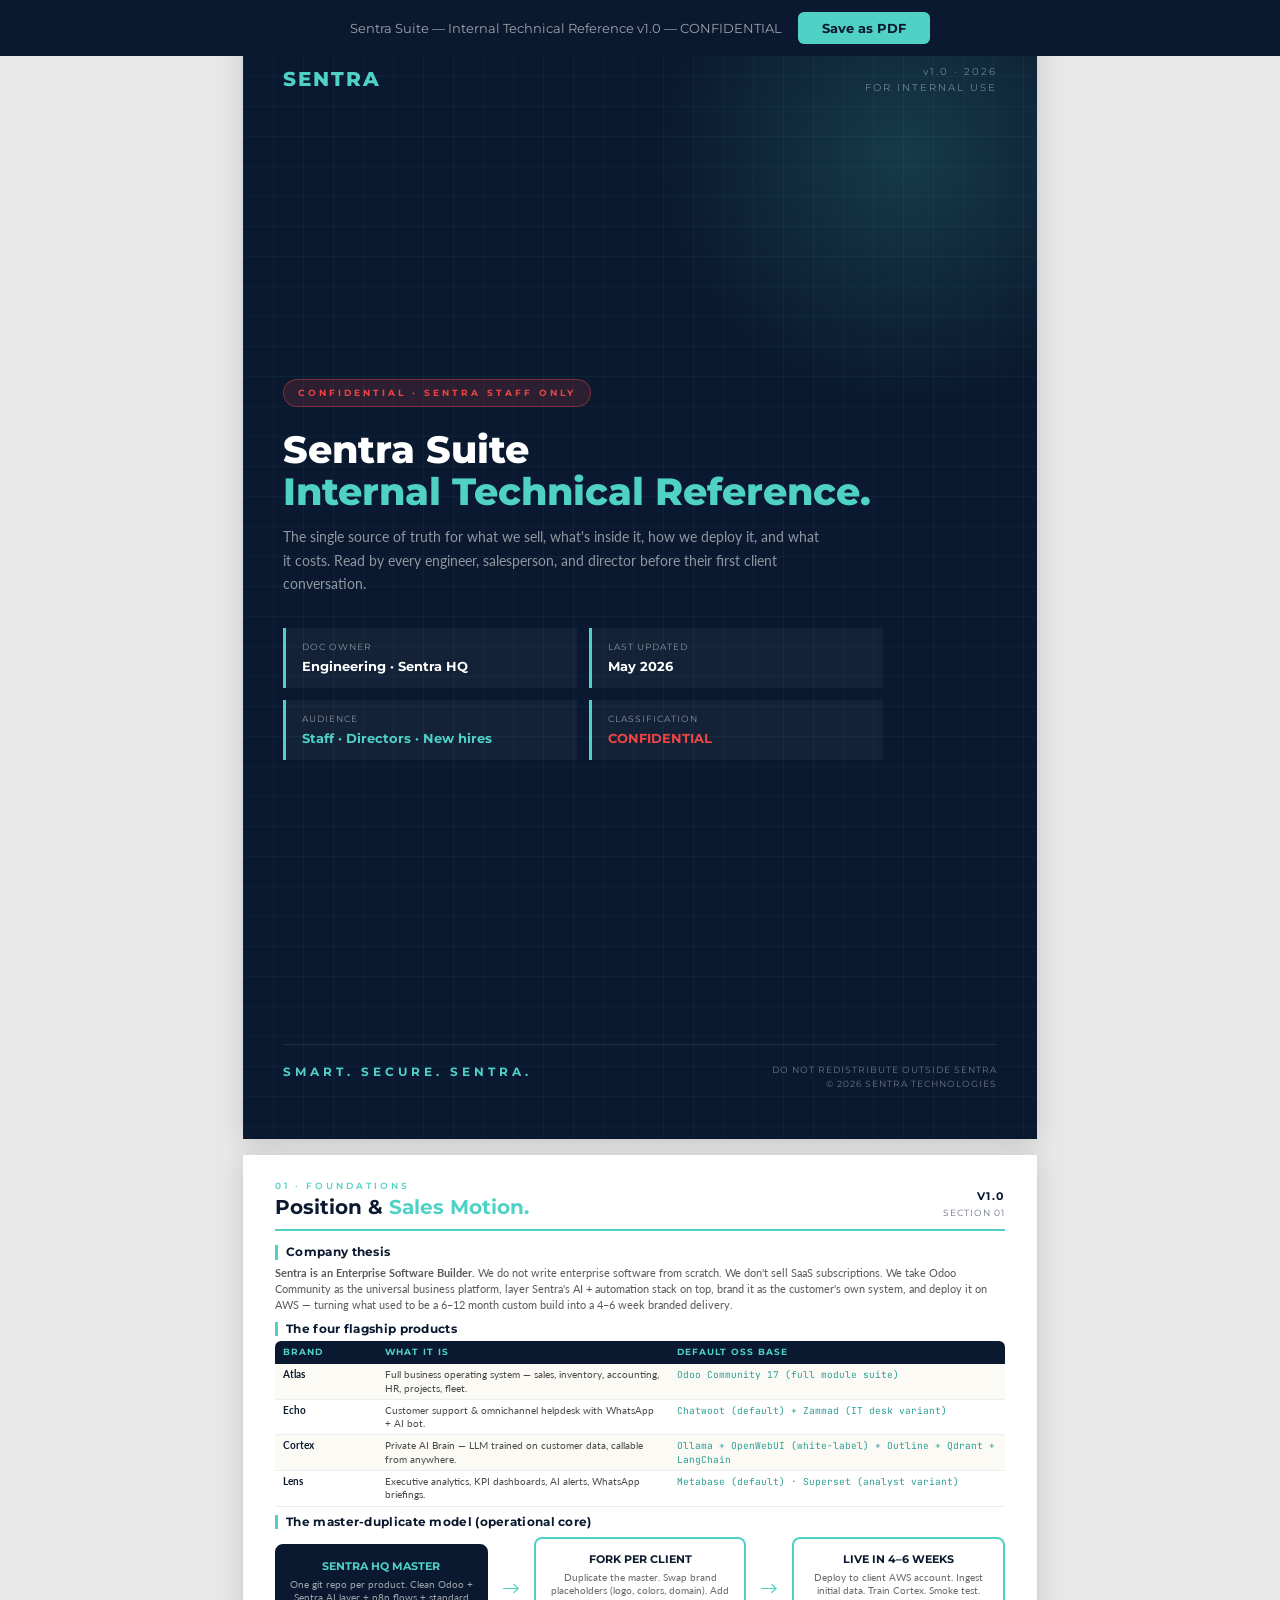
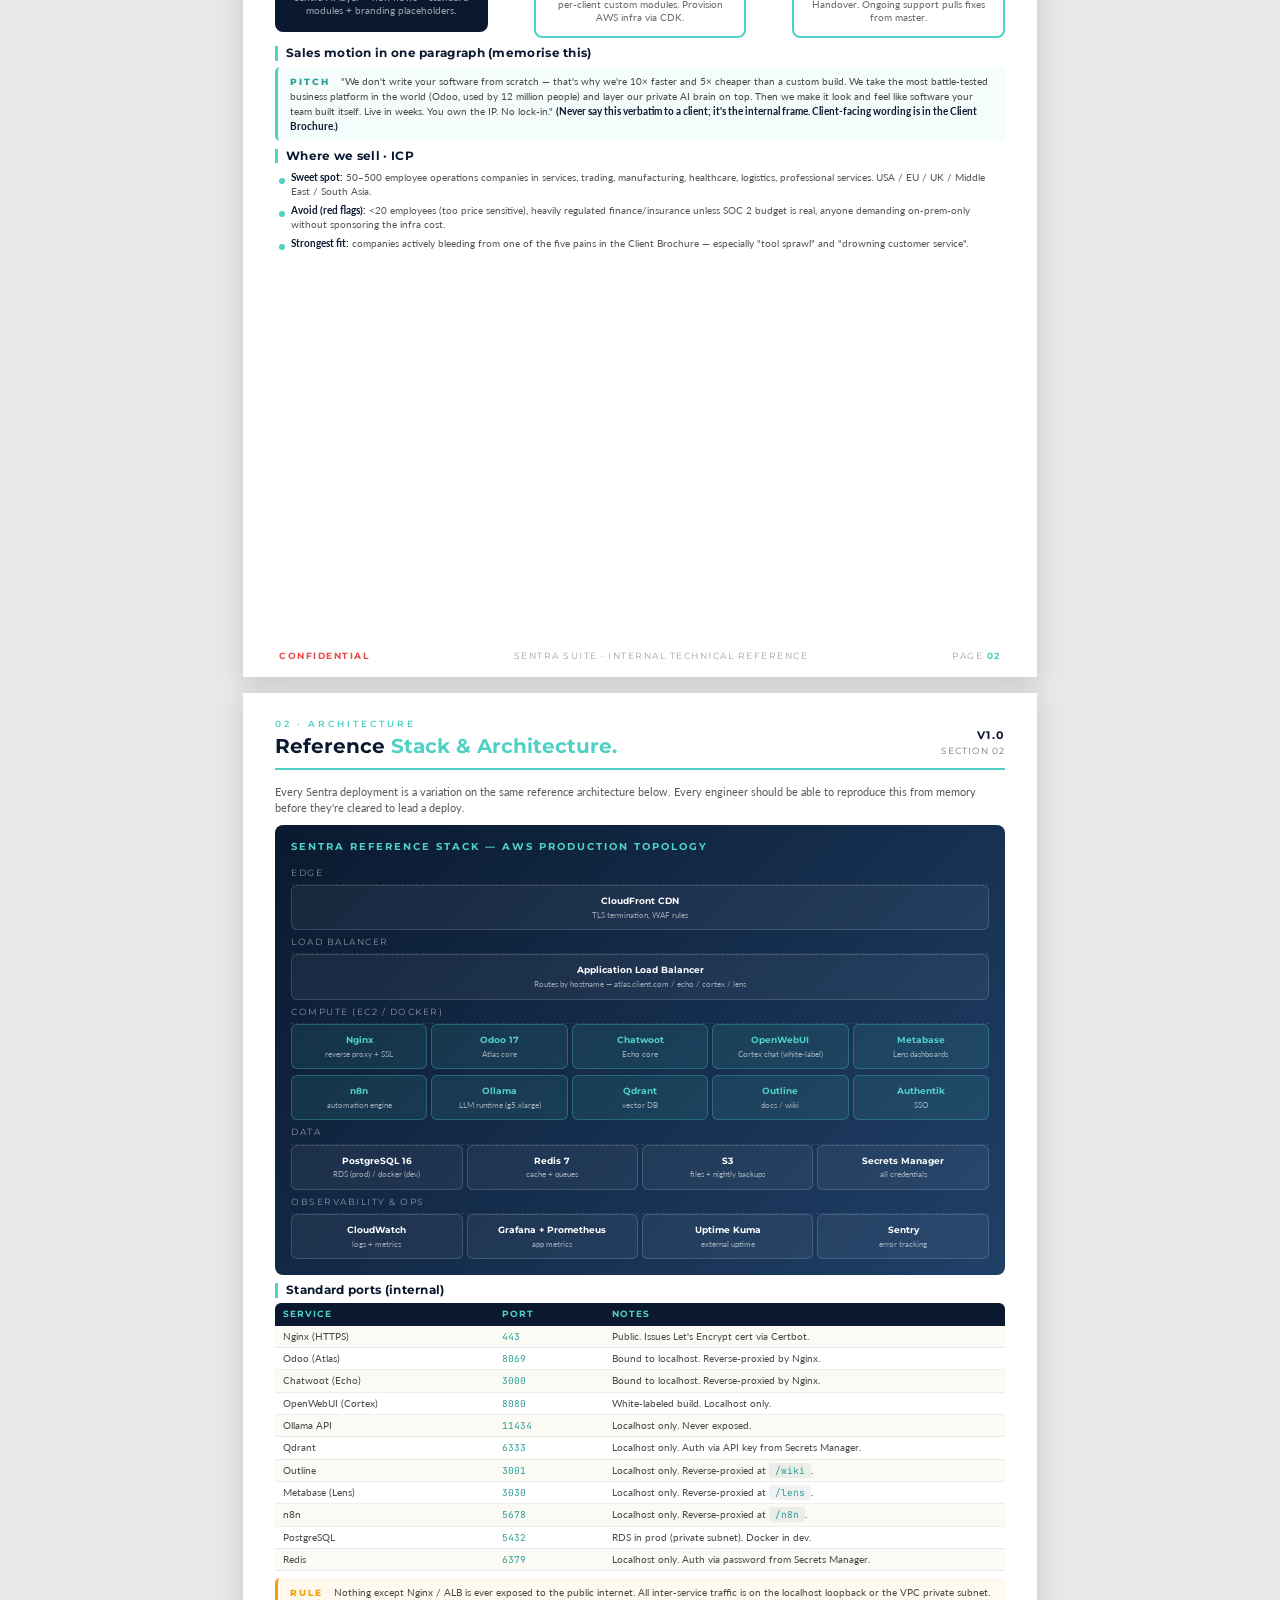
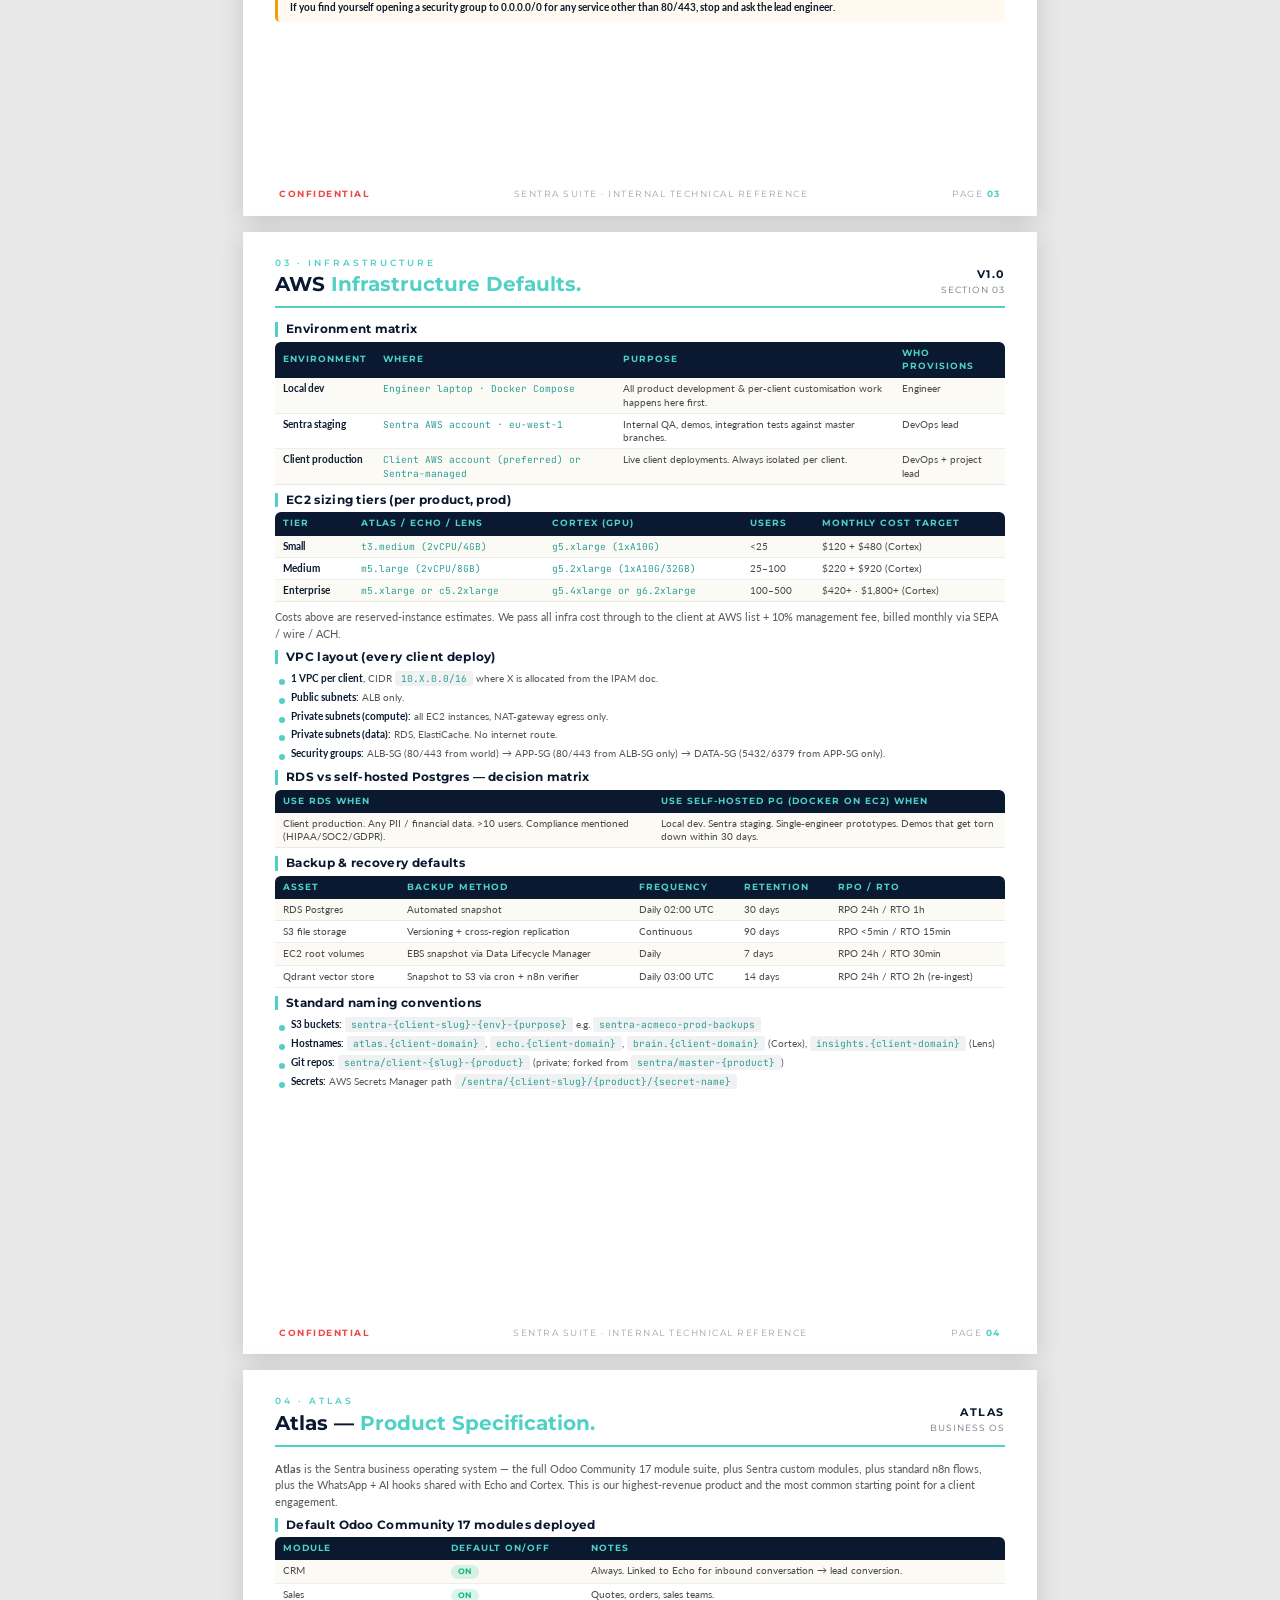
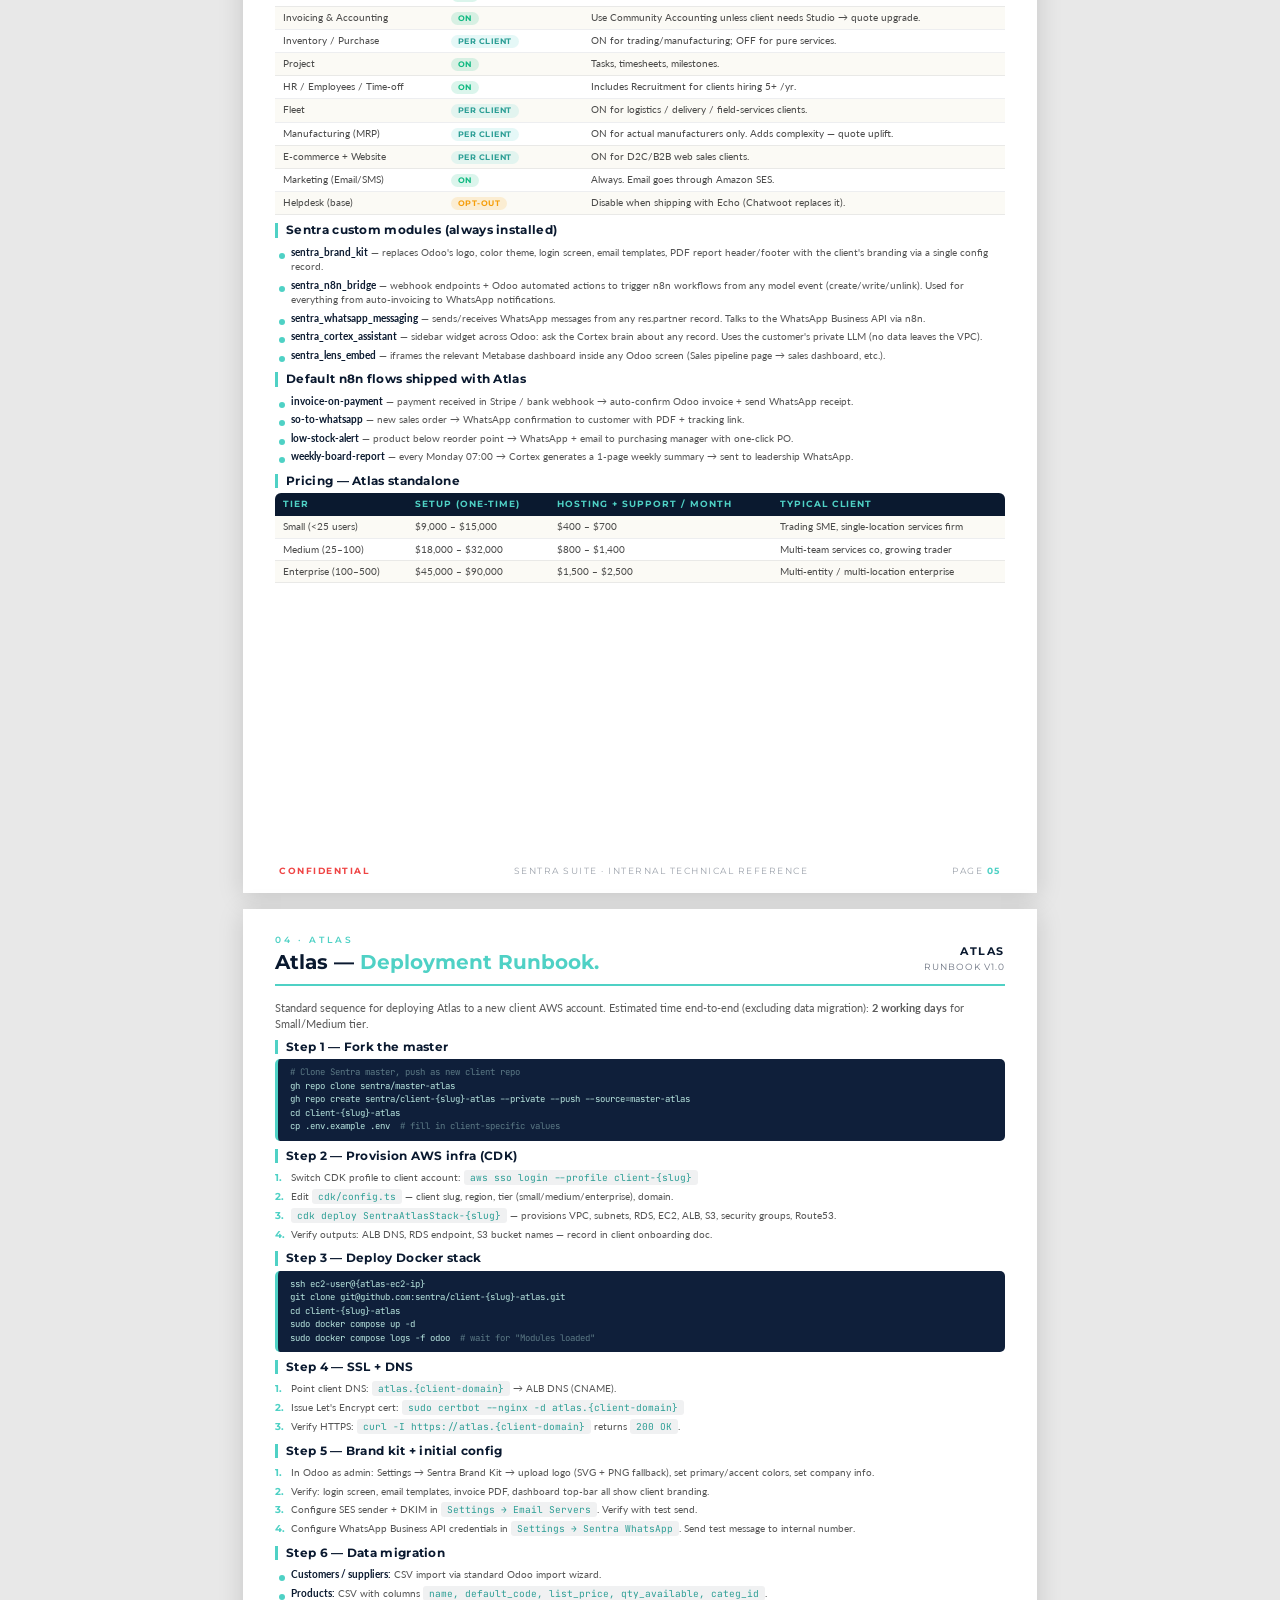
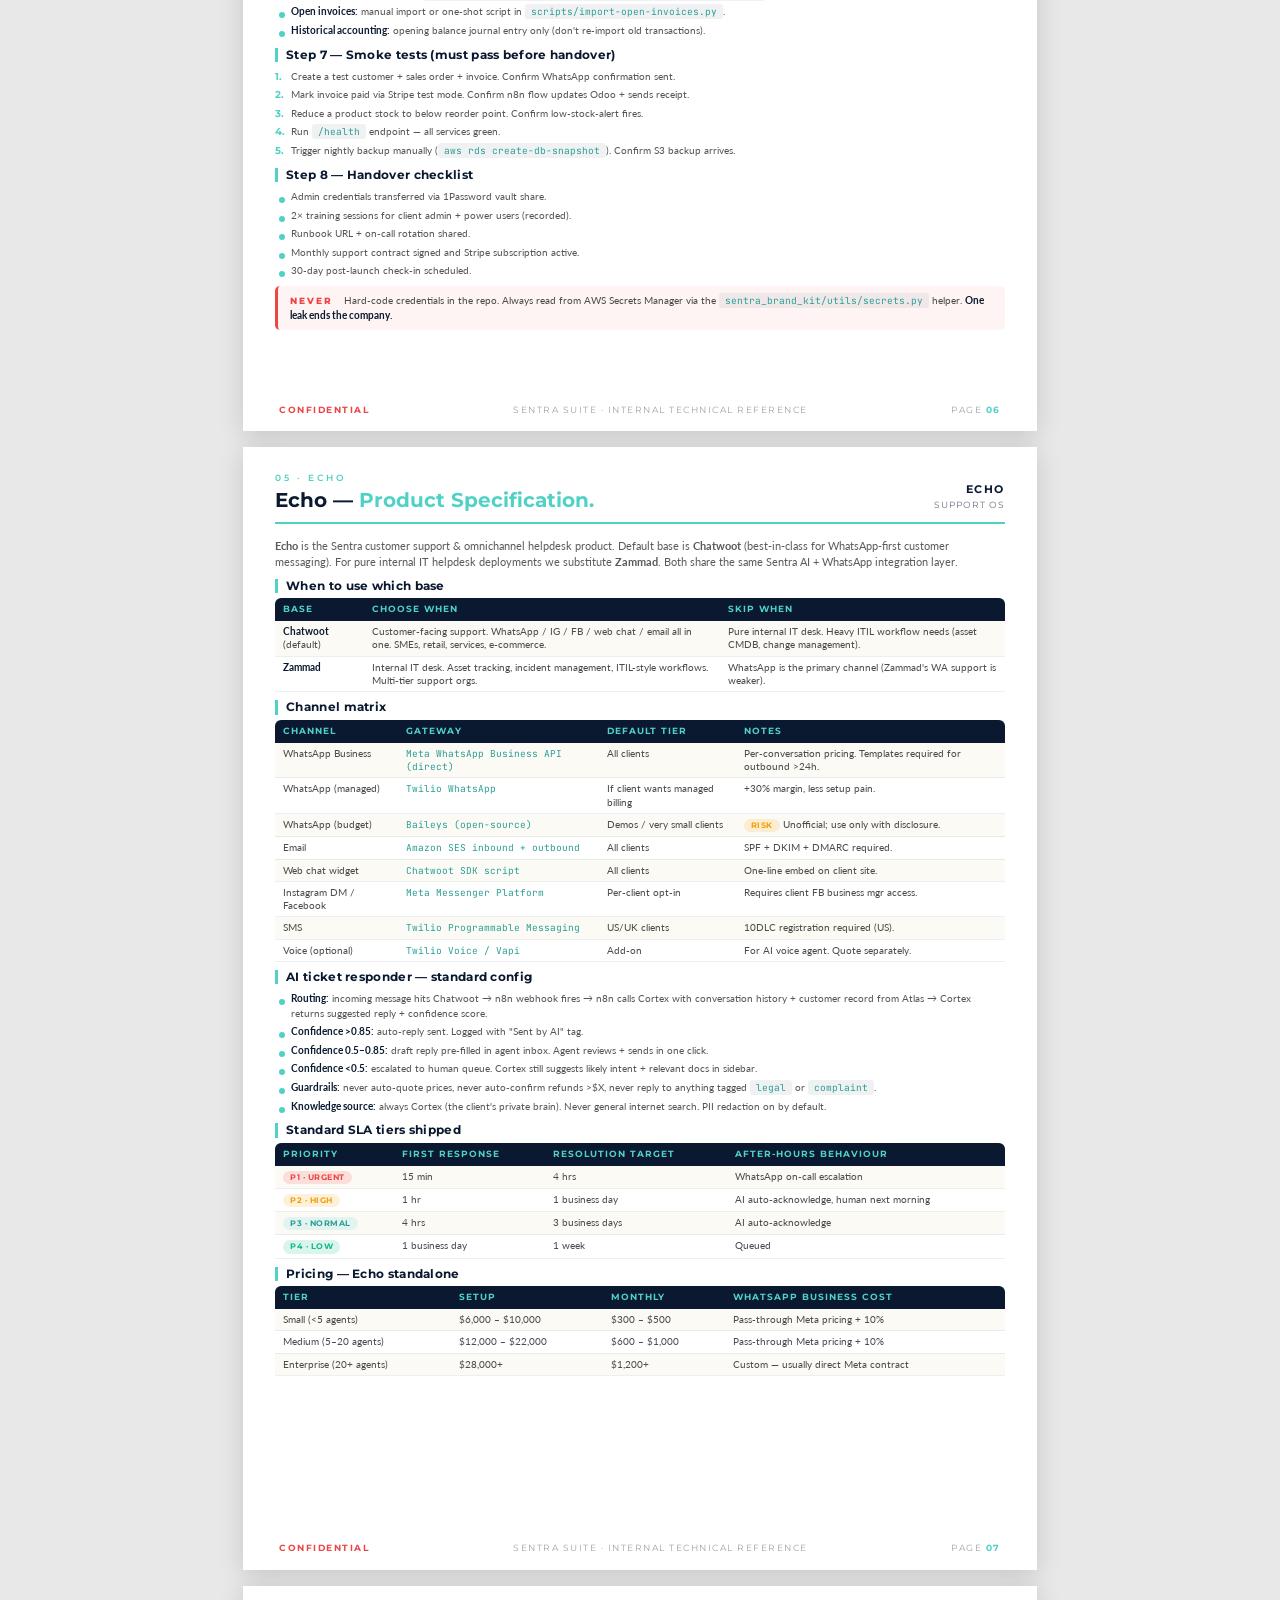
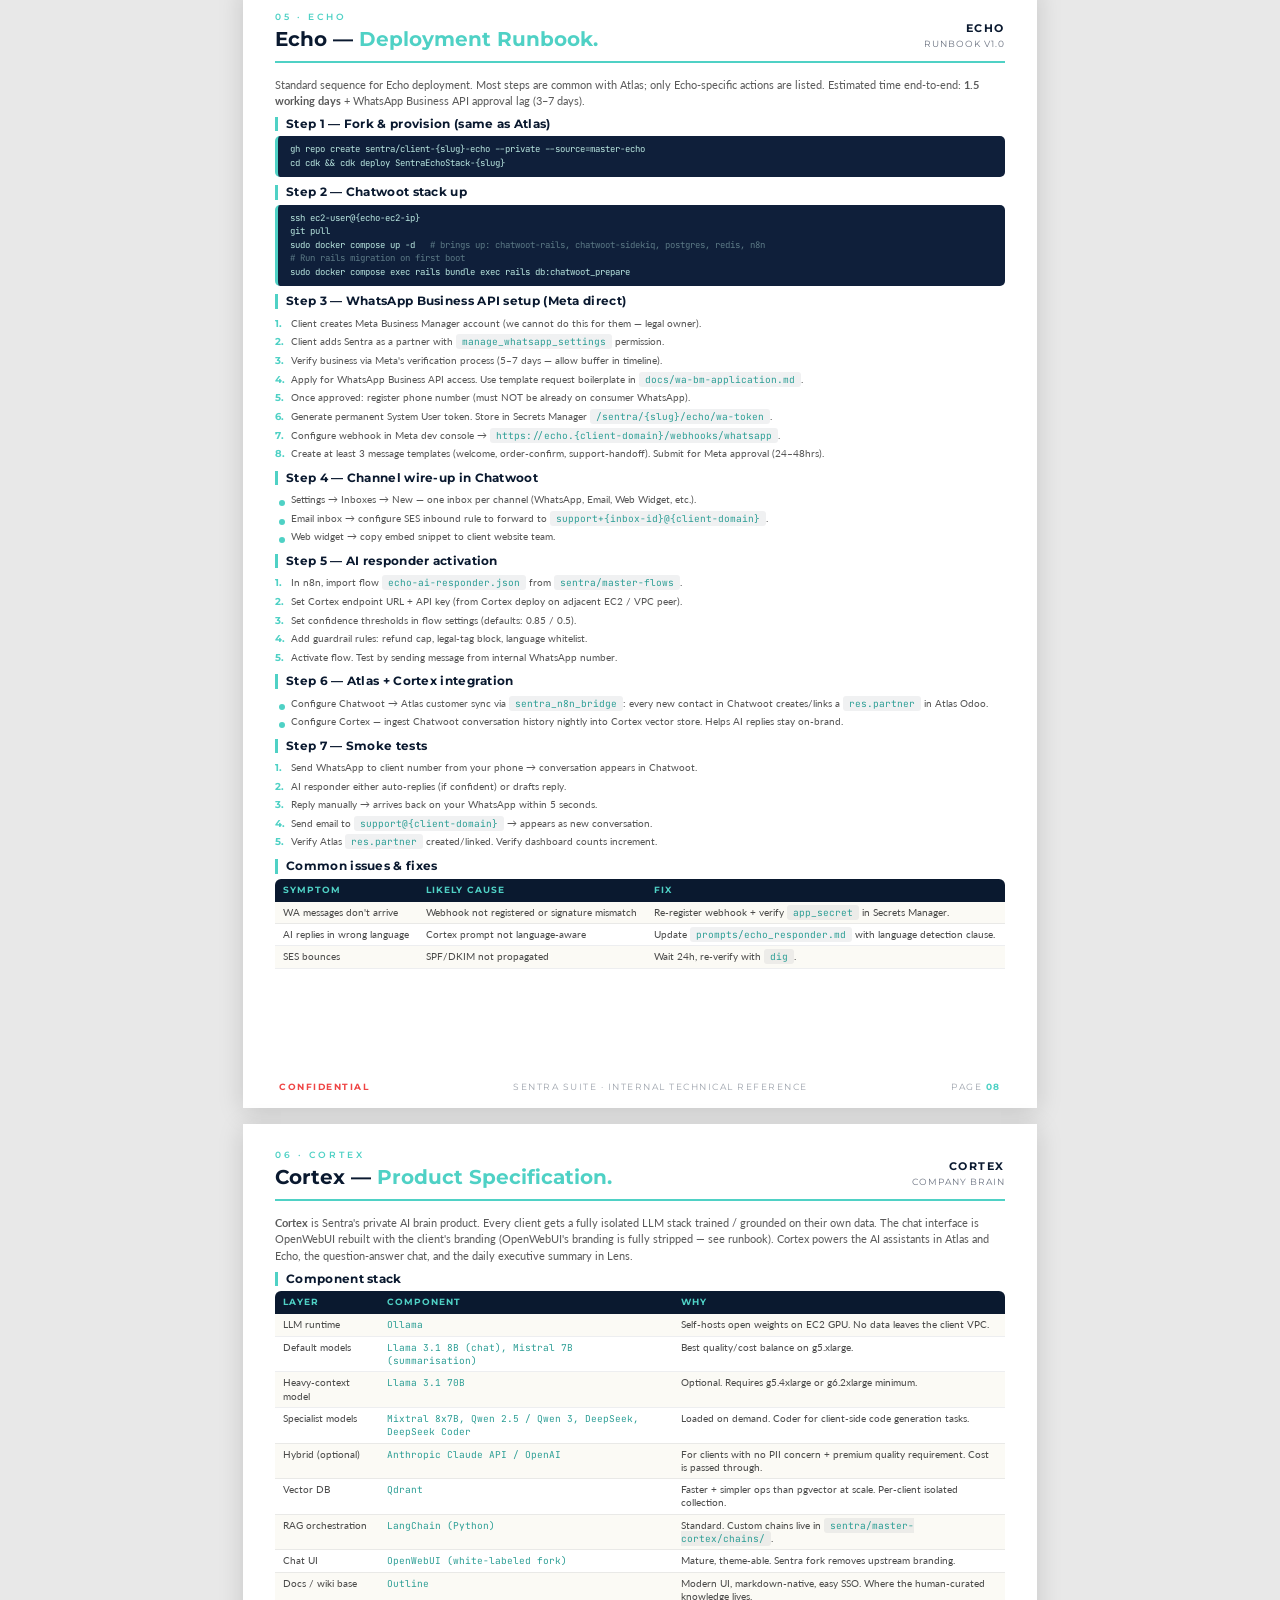
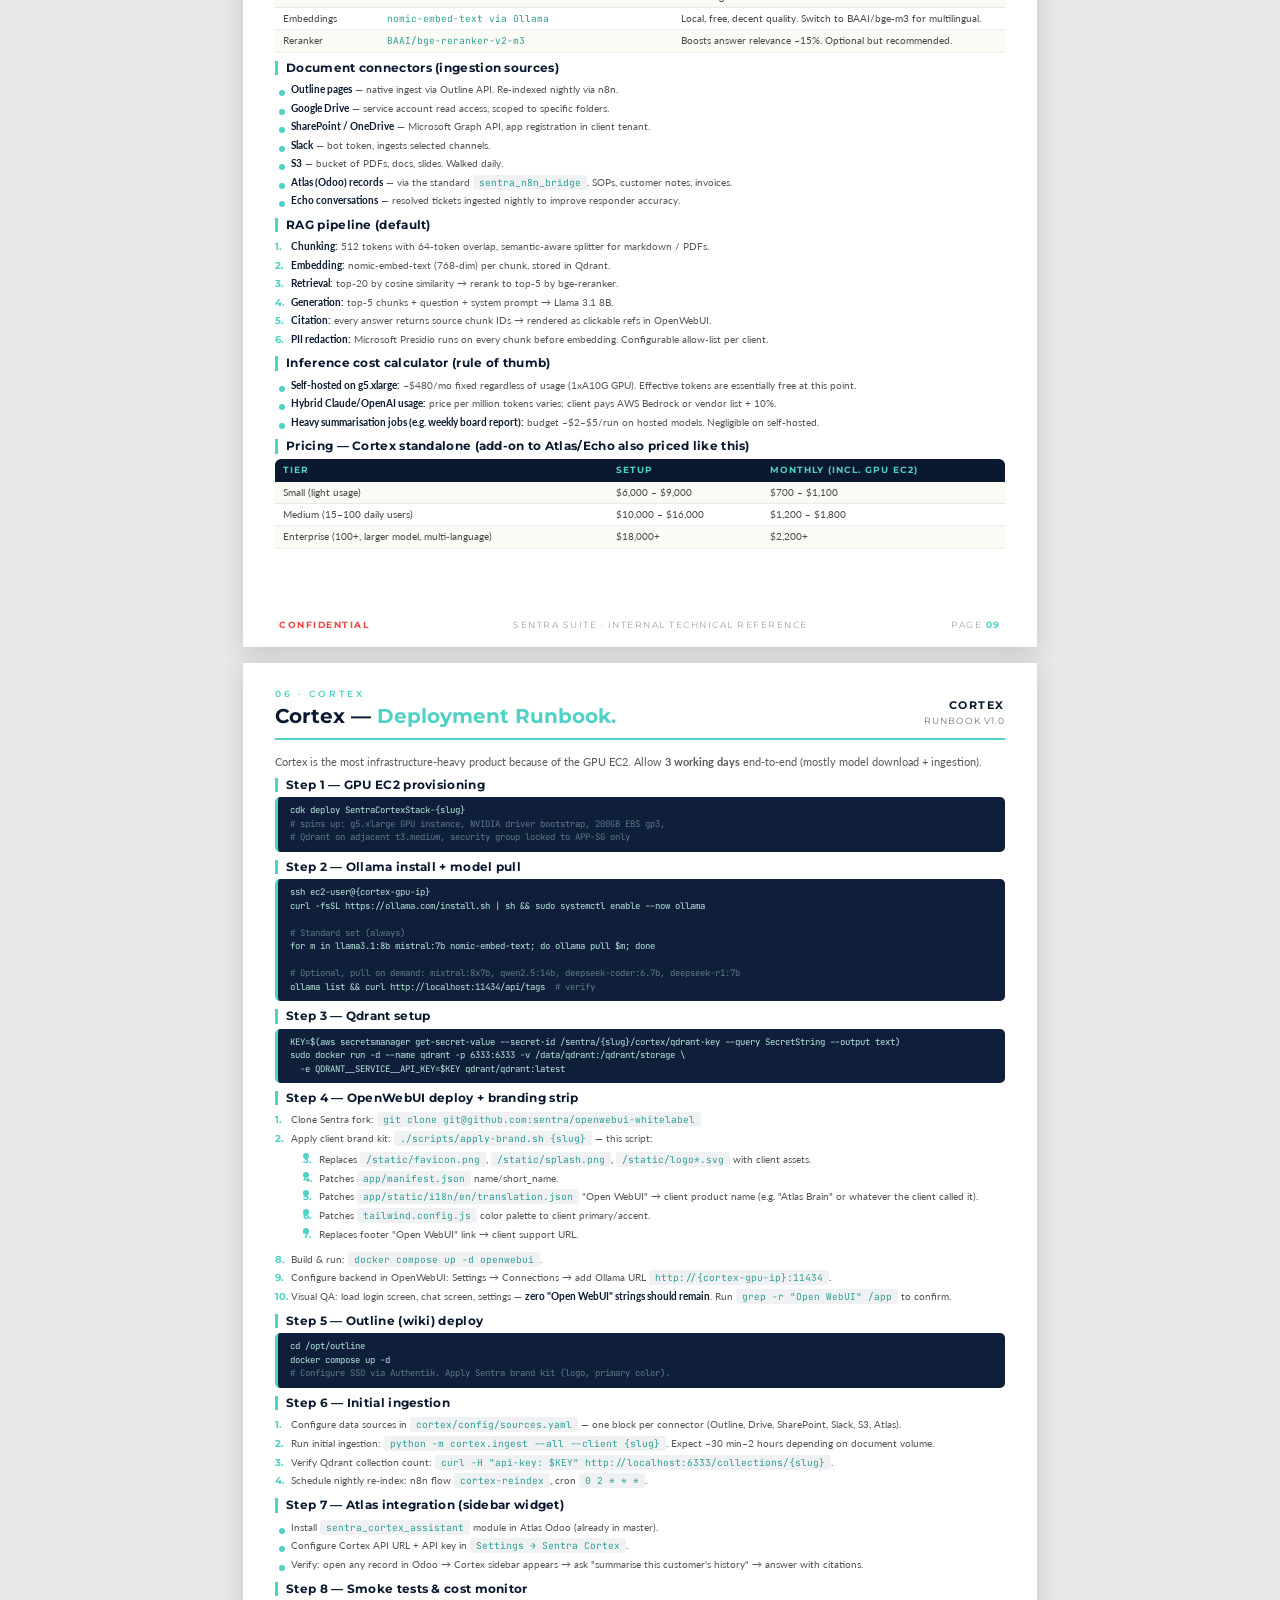
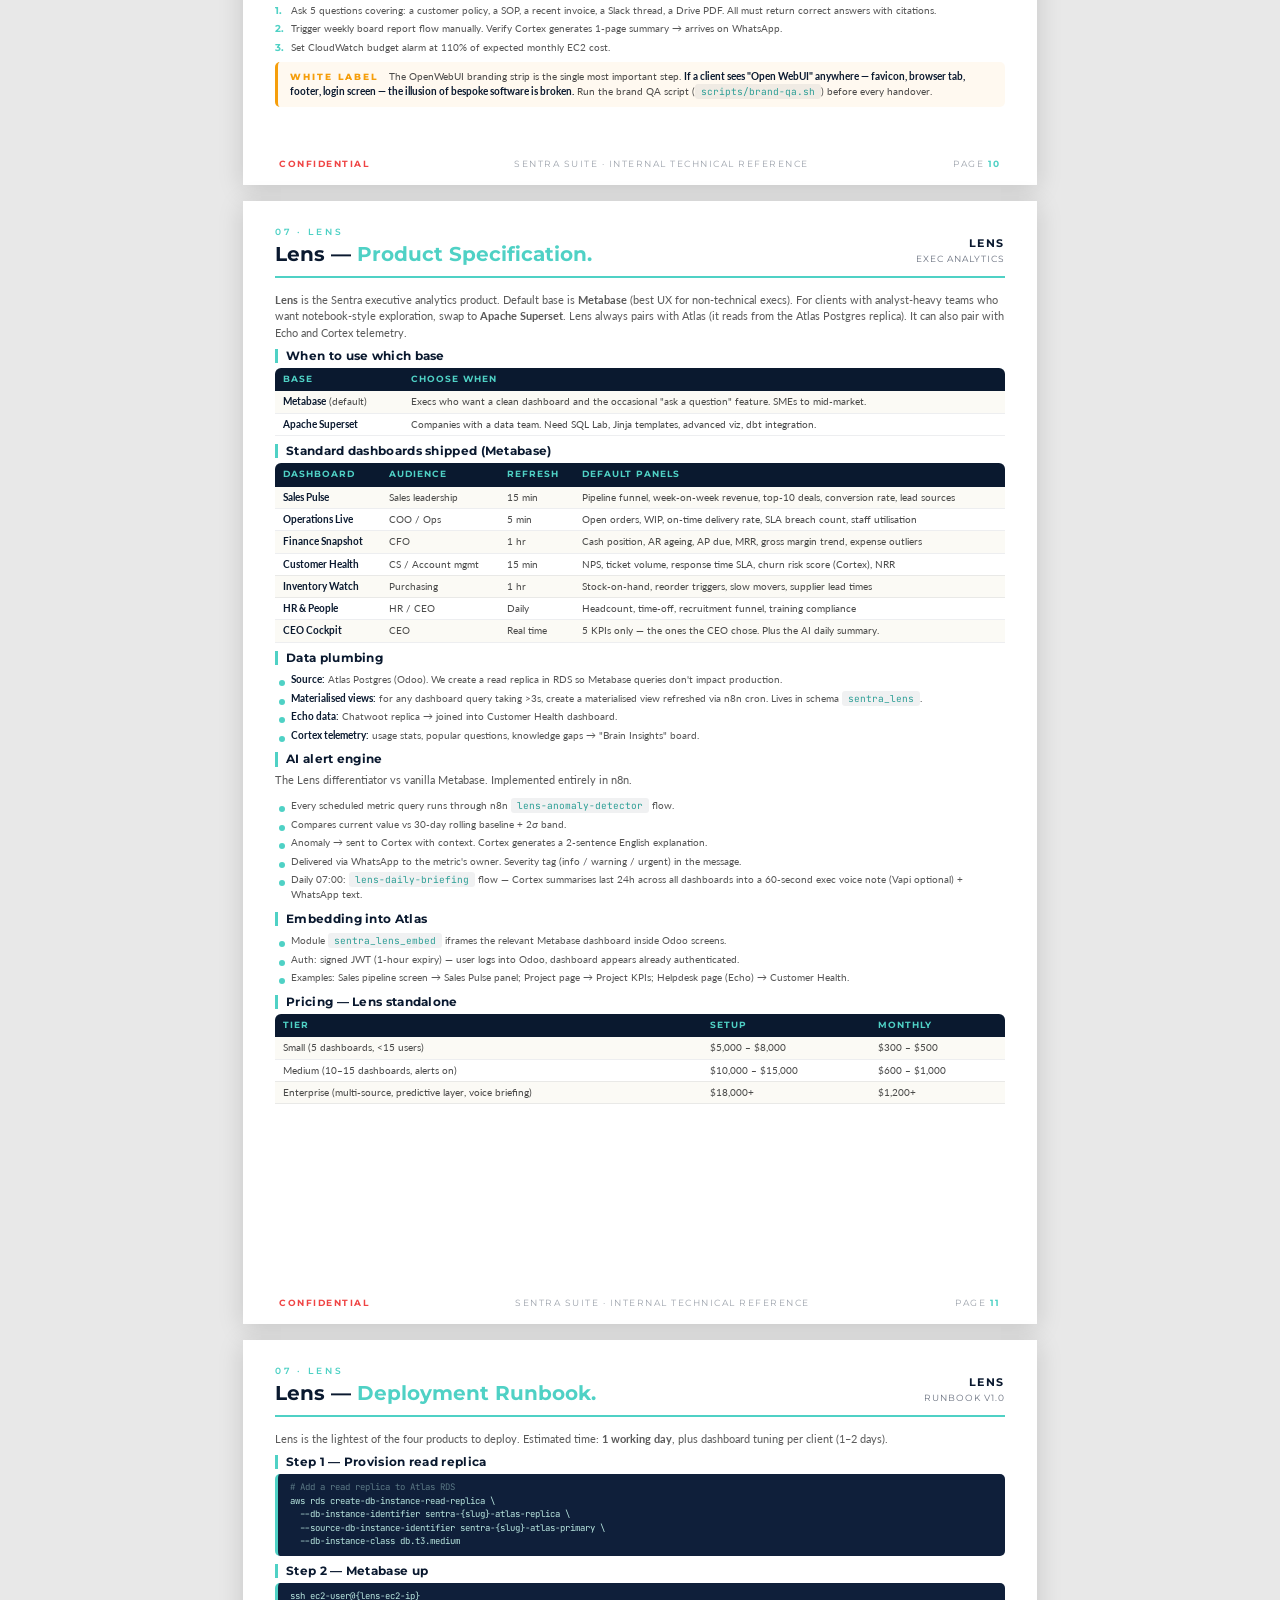
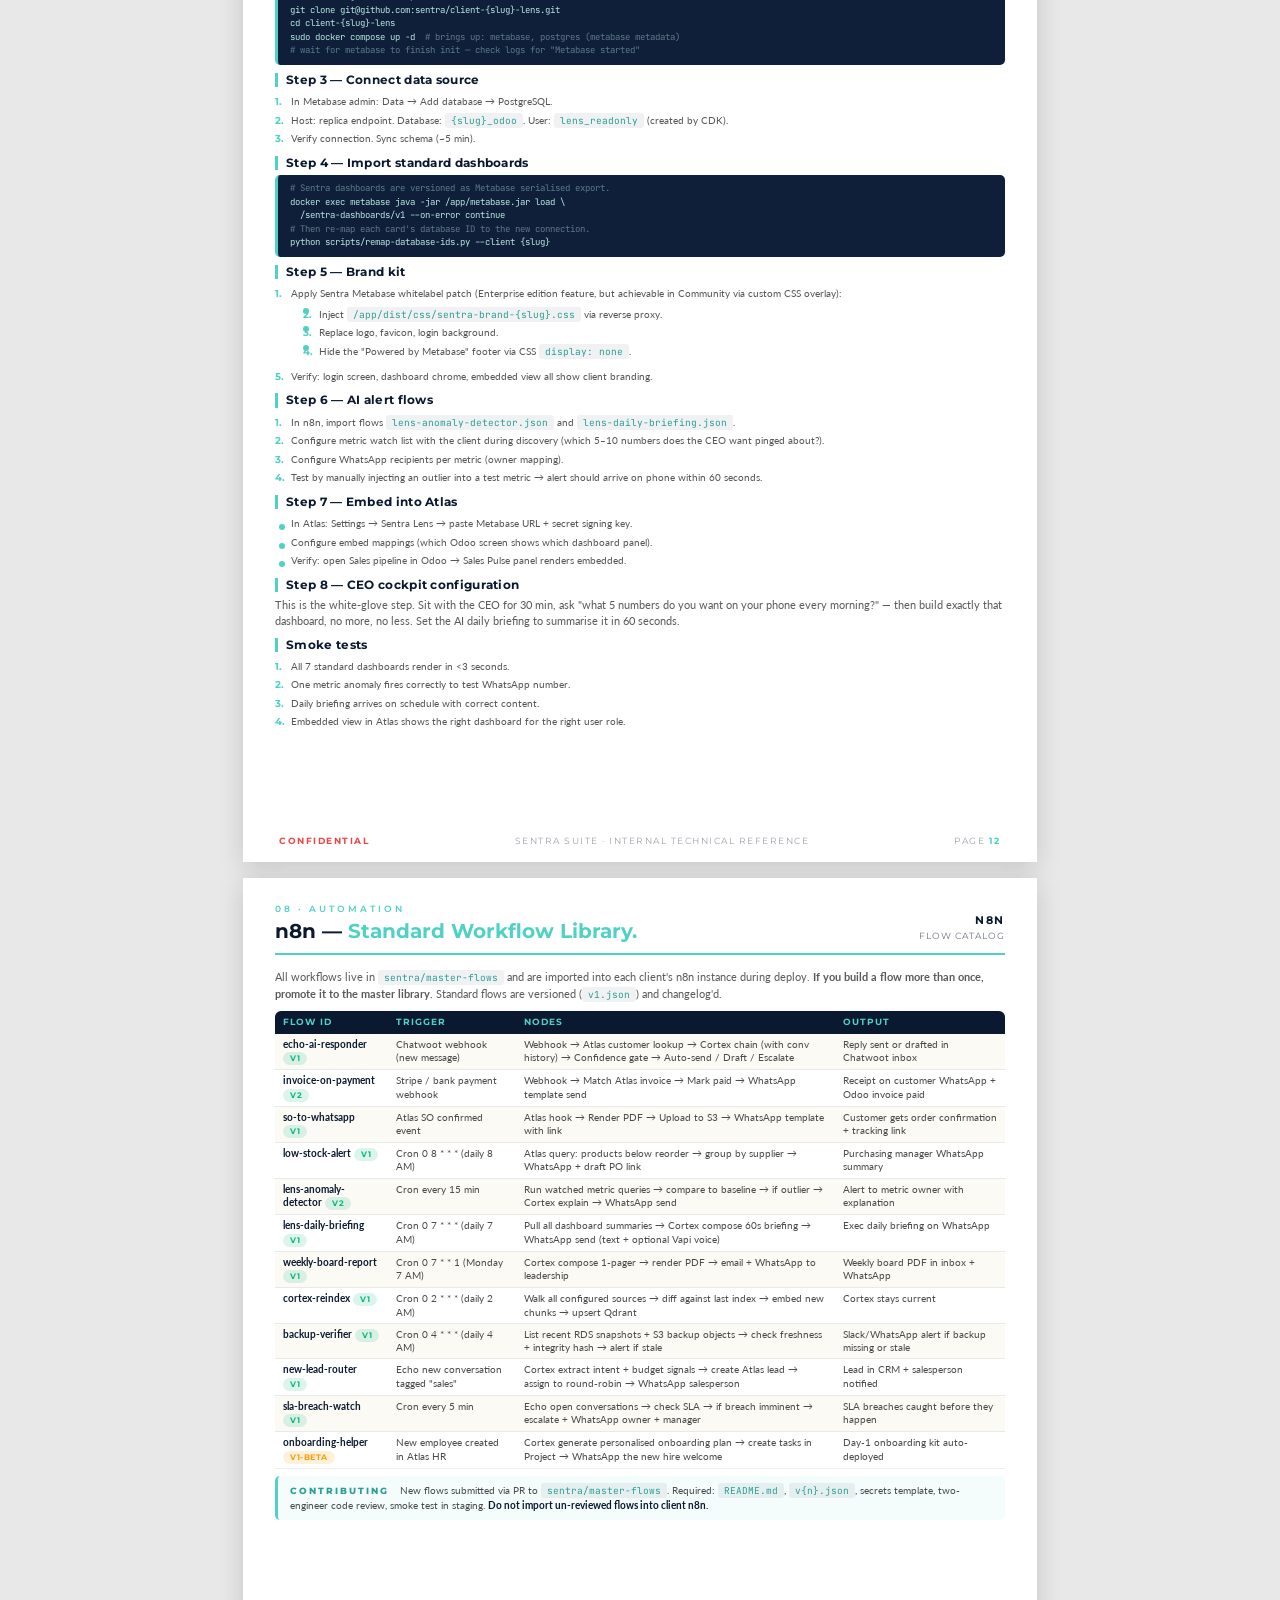
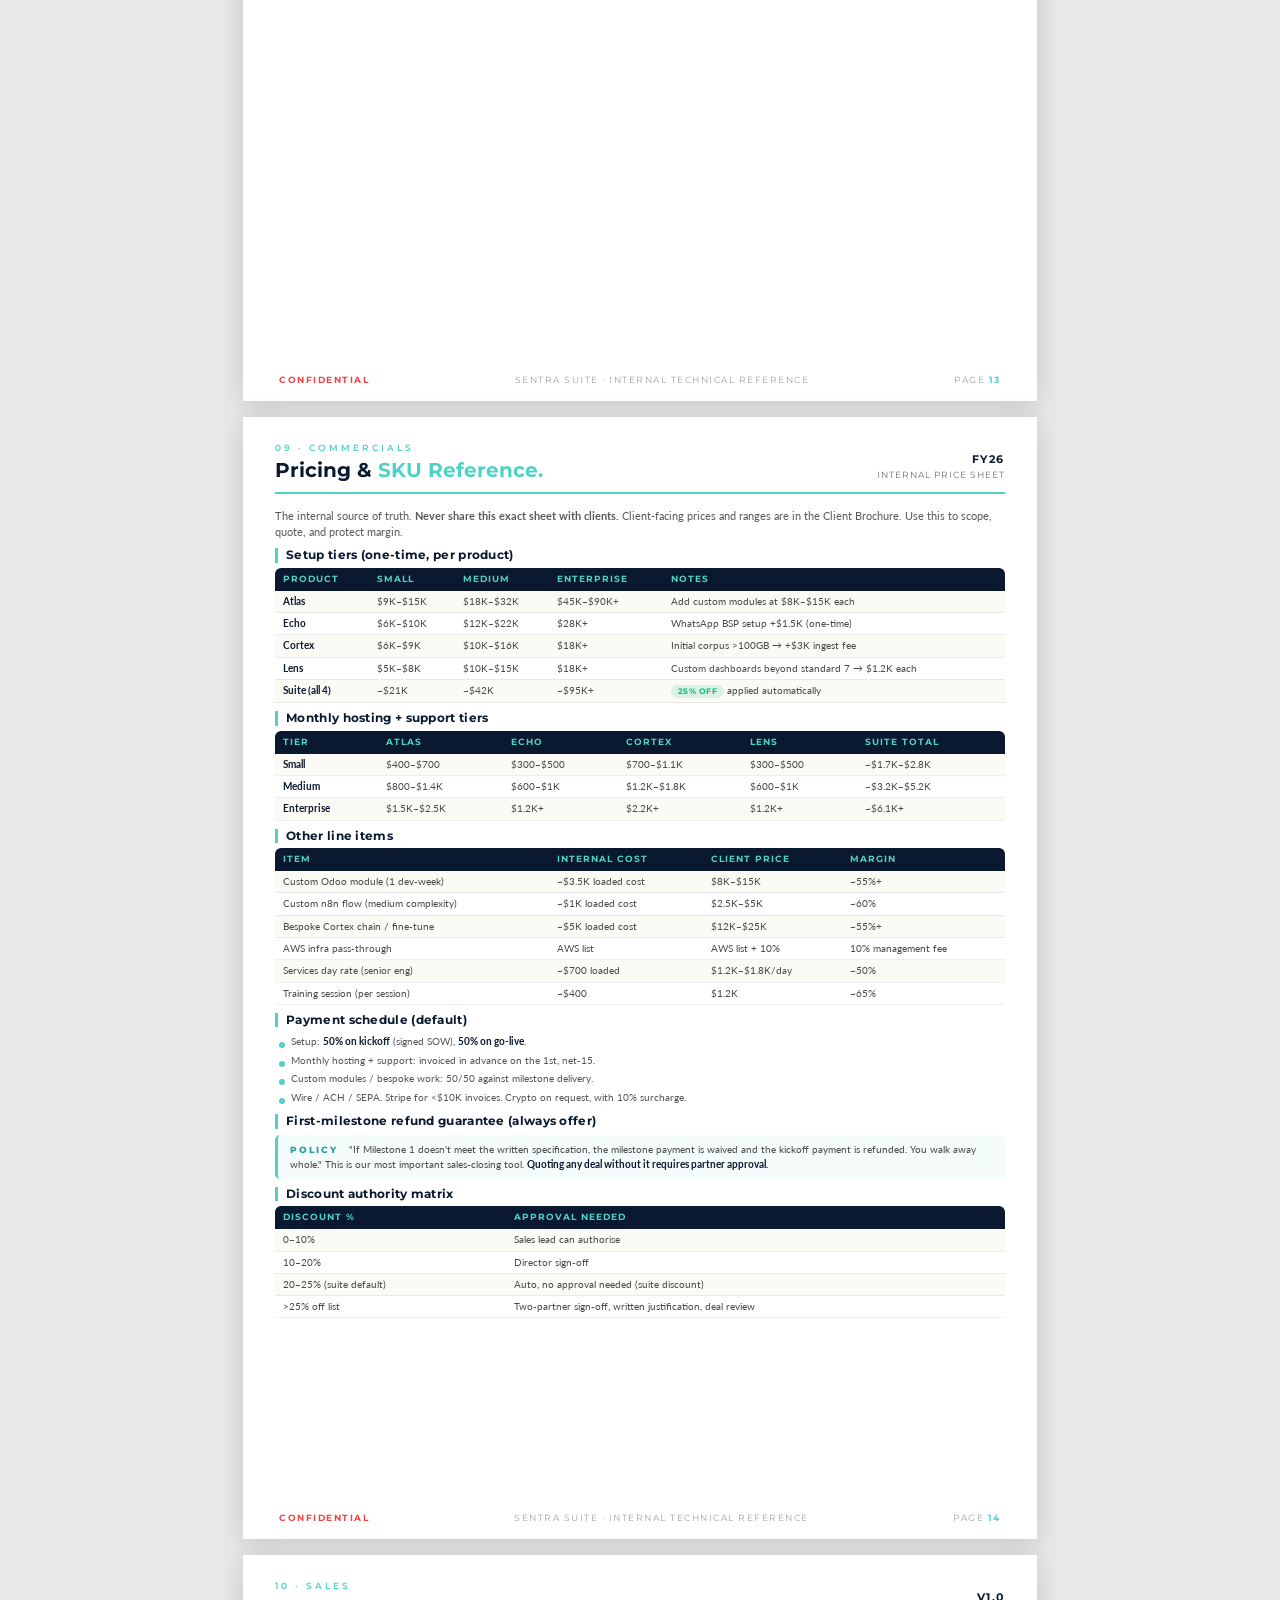
<file: brochure-suite-internal.html>
<!DOCTYPE html>
<html lang="en">
<head>
    <meta charset="UTF-8">
    <meta name="viewport" content="width=device-width, initial-scale=1.0">
    <title>Sentra Suite — Internal Technical Reference</title>
    <link href="https://fonts.googleapis.com/css2?family=Montserrat:wght@400;500;600;700;800&family=Lato:wght@300;400;700&family=JetBrains+Mono:wght@400;600&display=swap" rel="stylesheet">
    <style>
        @page { size: A4; margin: 0; }
        @media print {
            body { -webkit-print-color-adjust: exact; print-color-adjust: exact; }
            .page { page-break-after: always; break-after: page; margin: 0 !important; box-shadow: none !important; }
            .page:last-child { page-break-after: avoid; }
            .print-bar { display: none !important; }
        }

        *, *::before, *::after { margin: 0; padding: 0; box-sizing: border-box; }
        :root {
            --primary: #0A192F;
            --secondary: #1F4068;
            --accent: #4FD1C5;
            --accent-dark: #2C9E95;
            --light: #F5F2E7;
            --dark: #2C2C2C;
            --muted: #6b7280;
            --white: #ffffff;
            --success: #10b981;
            --danger: #ef4444;
            --warning: #f59e0b;
            --code-bg: #0f1f3a;
            --code-fg: #b8e6df;
        }
        body {
            font-family: 'Lato', sans-serif; color: var(--dark);
            background: #e8e8e8; line-height: 1.55;
        }
        h1, h2, h3, h4, h5 { font-family: 'Montserrat', sans-serif; line-height: 1.2; }
        code, pre, .mono { font-family: 'JetBrains Mono', monospace; }

        .page {
            width: 210mm; height: 297mm;
            margin: 16px auto; background: var(--white);
            box-shadow: 0 4px 24px rgba(0,0,0,0.15);
            position: relative; overflow: hidden;
        }
        .page-inner { padding: 24px 32px 44px; height: 100%; }

        .page-footer {
            position: absolute; bottom: 14px; left: 36px; right: 36px;
            display: flex; justify-content: space-between; align-items: center;
            font-family: 'Montserrat', sans-serif; font-size: 8.5px;
            color: rgba(10,25,47,0.4); letter-spacing: 1.5px; text-transform: uppercase;
        }
        .page-footer strong { color: var(--accent); font-weight: 700; }
        .page-footer .conf { color: var(--danger); font-weight: 700; }

        /* COMMON HEADER */
        .page-header {
            margin-bottom: 14px; padding-bottom: 10px;
            border-bottom: 2px solid var(--accent);
            display: flex; justify-content: space-between; align-items: end;
        }
        .page-header-l .page-label {
            font-family: 'Montserrat', sans-serif; font-weight: 600;
            font-size: 9px; letter-spacing: 3px; text-transform: uppercase;
            color: var(--accent); margin-bottom: 4px;
        }
        .page-header-l .page-title {
            font-size: 20px; font-weight: 700; color: var(--primary); line-height: 1.15;
        }
        .page-header-l .page-title span { color: var(--accent); }
        .page-header-r {
            font-family: 'Montserrat', sans-serif; font-size: 9px;
            color: var(--muted); letter-spacing: 1px; text-transform: uppercase;
            text-align: right;
        }
        .page-header-r strong { display: block; color: var(--primary); font-size: 11px; letter-spacing: 1.5px; }

        /* COVER */
        .cover {
            background: var(--primary);
            display: flex; flex-direction: column; justify-content: space-between;
            padding: 48px 40px; position: relative; overflow: hidden;
            height: 297mm;
        }
        .cover::before {
            content: ''; position: absolute; inset: 0;
            background-image:
                linear-gradient(rgba(79, 209, 197, 0.05) 1px, transparent 1px),
                linear-gradient(90deg, rgba(79, 209, 197, 0.05) 1px, transparent 1px);
            background-size: 30px 30px;
        }
        .cover::after {
            content: ''; position: absolute;
            top: -10%; right: -15%; width: 500px; height: 500px;
            background: radial-gradient(circle, rgba(79, 209, 197, 0.18), transparent 70%);
            border-radius: 50%;
        }
        .c-top, .c-mid, .c-bot { position: relative; z-index: 1; }
        .c-top { display: flex; align-items: center; justify-content: space-between; }
        .c-logo { font-family: 'Montserrat', sans-serif; font-weight: 800; color: var(--accent); font-size: 20px; letter-spacing: 2px; }
        .c-meta { color: rgba(255,255,255,0.4); font-family: 'Montserrat', sans-serif; font-size: 10px; letter-spacing: 2px; text-align: right; }
        .c-conf {
            display: inline-block; padding: 6px 14px;
            background: rgba(239,68,68,0.15); border: 1px solid rgba(239,68,68,0.4);
            color: var(--danger); border-radius: 50px;
            font-family: 'Montserrat', sans-serif; font-size: 9px; font-weight: 700;
            letter-spacing: 3px; margin-bottom: 22px;
        }
        .cover h1 { color: var(--white); font-size: 38px; font-weight: 800; line-height: 1.1; margin-bottom: 12px; }
        .cover h1 span { color: var(--accent); }
        .cover-tagline { color: rgba(255,255,255,0.55); font-size: 14px; max-width: 540px; line-height: 1.7; margin-bottom: 32px; }
        .cover-meta-grid {
            display: grid; grid-template-columns: repeat(2, 1fr); gap: 12px;
            max-width: 600px;
        }
        .cmg-cell {
            padding: 12px 16px; border-left: 3px solid var(--accent);
            background: rgba(255,255,255,0.04);
        }
        .cmg-cell .k { font-size: 9px; color: rgba(255,255,255,0.5); font-family: 'Montserrat', sans-serif; letter-spacing: 1px; text-transform: uppercase; }
        .cmg-cell .v { font-size: 13px; color: var(--white); font-family: 'Montserrat', sans-serif; font-weight: 700; margin-top: 2px; }
        .cmg-cell .v.accent { color: var(--accent); }
        .c-bot { padding-top: 18px; border-top: 1px solid rgba(255,255,255,0.1); display: flex; justify-content: space-between; }
        .c-bot .lo { color: var(--accent); font-family: 'Montserrat', sans-serif; font-weight: 700; font-size: 12px; letter-spacing: 4px; }
        .c-bot .ri { color: rgba(255,255,255,0.4); font-family: 'Montserrat', sans-serif; font-size: 9px; letter-spacing: 1px; text-align: right; }

        /* BODY ELEMENTS */
        .intro {
            font-size: 10.5px; color: rgba(44,44,44,0.78);
            line-height: 1.55; margin-bottom: 8px;
        }
        h3.section {
            font-size: 12px; font-weight: 700; color: var(--primary);
            margin: 8px 0 5px; padding-left: 8px;
            border-left: 3px solid var(--accent);
            letter-spacing: 0.3px;
        }
        h4.subsection {
            font-size: 10.5px; font-weight: 700; color: var(--primary);
            margin: 8px 0 4px;
            font-family: 'Montserrat', sans-serif; letter-spacing: 0.5px;
            text-transform: uppercase;
        }
        p { font-size: 10.5px; line-height: 1.5; color: rgba(44,44,44,0.78); }
        ul.bul, ol.bul {
            list-style: none; margin: 4px 0 6px;
        }
        ul.bul li, ol.bul li {
            font-size: 10px; color: rgba(44,44,44,0.8);
            padding: 2px 0 2px 16px; position: relative; line-height: 1.45;
        }
        ul.bul li::before {
            content: ''; position: absolute; left: 4px; top: 10px;
            width: 6px; height: 6px; background: var(--accent); border-radius: 50%;
        }
        ol.bul { counter-reset: ol; }
        ol.bul li::before {
            counter-increment: ol; content: counter(ol) '.';
            position: absolute; left: 0; top: 3px;
            color: var(--accent); font-weight: 700; font-family: 'Montserrat', sans-serif;
            font-size: 10px;
        }
        ul.bul li strong, ol.bul li strong { color: var(--primary); }

        /* TABLES */
        table.spec {
            width: 100%; border-collapse: collapse; margin: 5px 0 7px;
            font-size: 9.5px;
        }
        table.spec thead th {
            background: var(--primary); color: var(--accent);
            padding: 5px 8px; text-align: left;
            font-family: 'Montserrat', sans-serif; font-size: 8.5px;
            letter-spacing: 1px; text-transform: uppercase; font-weight: 700;
        }
        table.spec thead th:first-child { border-top-left-radius: 6px; }
        table.spec thead th:last-child { border-top-right-radius: 6px; }
        table.spec tbody td {
            padding: 4px 8px; border-bottom: 1px solid rgba(10,25,47,0.07);
            color: rgba(44,44,44,0.85); vertical-align: top; line-height: 1.4;
        }
        table.spec tbody tr:nth-child(odd) td { background: rgba(245,242,231,0.4); }
        table.spec tbody td.mono { font-family: 'JetBrains Mono', monospace; font-size: 9.5px; color: var(--accent-dark); }
        table.spec tbody td strong { color: var(--primary); }
        table.spec tbody td .pill {
            display: inline-block; padding: 1px 7px; border-radius: 50px;
            font-family: 'Montserrat', sans-serif; font-size: 8px; font-weight: 700;
            letter-spacing: 0.5px; text-transform: uppercase;
        }
        .pill.ok { background: rgba(16,185,129,0.15); color: var(--success); }
        .pill.warn { background: rgba(245,158,11,0.15); color: var(--warning); }
        .pill.bad { background: rgba(239,68,68,0.15); color: var(--danger); }
        .pill.info { background: rgba(79,209,197,0.15); color: var(--accent-dark); }

        /* CODE BLOCK */
        pre.code {
            background: var(--code-bg); color: var(--code-fg);
            padding: 7px 12px; border-radius: 5px; margin: 5px 0;
            font-size: 9px; line-height: 1.5;
            font-family: 'JetBrains Mono', monospace;
            border-left: 3px solid var(--accent);
            overflow: hidden;
        }
        pre.code .cmt { color: rgba(184,230,223,0.45); }
        pre.code .key { color: #ffd479; }
        code.inline {
            background: rgba(10,25,47,0.06); padding: 1px 6px;
            border-radius: 3px; font-size: 9.5px; color: var(--accent-dark);
        }

        /* CALLOUTS */
        .callout {
            padding: 7px 12px; border-radius: 5px; margin: 6px 0;
            border-left: 3px solid; font-size: 10px; line-height: 1.5;
        }
        .callout.note { background: rgba(79,209,197,0.06); border-color: var(--accent); color: rgba(44,44,44,0.85); }
        .callout.warn { background: rgba(245,158,11,0.06); border-color: var(--warning); color: rgba(44,44,44,0.85); }
        .callout.danger { background: rgba(239,68,68,0.06); border-color: var(--danger); color: rgba(44,44,44,0.85); }
        .callout strong { color: var(--primary); }
        .callout .lbl {
            font-family: 'Montserrat', sans-serif; font-size: 8.5px;
            font-weight: 800; letter-spacing: 2px; text-transform: uppercase;
            margin-right: 8px;
        }
        .callout.note .lbl { color: var(--accent-dark); }
        .callout.warn .lbl { color: var(--warning); }
        .callout.danger .lbl { color: var(--danger); }

        /* TWO-COL */
        .two-col { display: grid; grid-template-columns: 1fr 1fr; gap: 14px; }
        .three-col { display: grid; grid-template-columns: 1fr 1fr 1fr; gap: 12px; }

        /* ARCHITECTURE DIAGRAM */
        .arch {
            background: linear-gradient(135deg, var(--primary), var(--secondary));
            padding: 16px; border-radius: 8px; color: var(--white);
            margin: 8px 0;
        }
        .arch h5 {
            color: var(--accent); font-size: 10px; letter-spacing: 2px;
            text-transform: uppercase; margin-bottom: 10px;
        }
        .arch-layer {
            display: grid; gap: 6px; margin-bottom: 6px;
        }
        .al-row {
            display: flex; align-items: center; gap: 4px;
            justify-content: center;
        }
        .al-box {
            flex: 1; padding: 8px 6px; border-radius: 6px;
            background: rgba(79,209,197,0.1); border: 1px solid rgba(79,209,197,0.3);
            text-align: center;
            font-family: 'Montserrat', sans-serif; font-size: 9px;
            font-weight: 700; color: var(--accent);
        }
        .al-box .sub {
            display: block; font-family: 'Lato', sans-serif; font-weight: 400;
            font-size: 8px; color: rgba(255,255,255,0.55); margin-top: 1px;
        }
        .al-box.primary { background: rgba(255,255,255,0.05); border-color: rgba(255,255,255,0.15); color: var(--white); }
        .al-arrow { color: var(--accent); font-size: 14px; padding: 0 2px; }
        .al-label {
            font-family: 'Montserrat', sans-serif; font-size: 8.5px;
            color: rgba(255,255,255,0.5); letter-spacing: 1.5px;
            text-transform: uppercase; text-align: left;
            padding: 4px 0; margin-top: 2px;
            border-bottom: 1px dashed rgba(255,255,255,0.1);
        }

        /* MASTER-DUPLICATE FLOW */
        .md-flow {
            margin: 8px 0;
            display: grid; grid-template-columns: 1fr 30px 1fr 30px 1fr;
            gap: 8px; align-items: center;
        }
        .md-node {
            padding: 12px 10px; background: var(--white);
            border: 2px solid var(--accent); border-radius: 8px;
            text-align: center;
        }
        .md-node.master { background: var(--primary); border-color: var(--primary); color: var(--white); }
        .md-node h6 {
            font-family: 'Montserrat', sans-serif; font-size: 11px; font-weight: 700;
            color: var(--primary); margin-bottom: 3px;
        }
        .md-node.master h6 { color: var(--accent); }
        .md-node p { font-size: 9.5px; line-height: 1.4; color: rgba(44,44,44,0.7); }
        .md-node.master p { color: rgba(255,255,255,0.6); }
        .md-arrow { text-align: center; color: var(--accent); font-size: 18px; }

        /* PRINT BAR */
        .print-bar {
            position: fixed; top: 0; left: 0; right: 0;
            background: var(--primary); padding: 12px 24px;
            display: flex; align-items: center; justify-content: center; gap: 16px;
            z-index: 9999;
        }
        .print-bar span { color: rgba(255,255,255,0.6); font-size: 13px; font-family: 'Montserrat', sans-serif; }
        .print-btn {
            padding: 8px 24px; border-radius: 6px; border: none;
            background: var(--accent); color: var(--primary);
            font-family: 'Montserrat', sans-serif; font-weight: 700; font-size: 13px;
            cursor: pointer;
        }
    </style>
</head>
<body>

<div class="print-bar">
    <span>Sentra Suite — Internal Technical Reference v1.0 — CONFIDENTIAL</span>
    <button class="print-btn" onclick="window.print()">Save as PDF</button>
</div>

<!-- ============ PAGE 1: COVER ============ -->
<div class="page cover">
    <div class="c-top">
        <div class="c-logo">SENTRA</div>
        <div class="c-meta">v1.0 &middot; 2026<br>FOR INTERNAL USE</div>
    </div>
    <div class="c-mid">
        <div class="c-conf">CONFIDENTIAL &middot; SENTRA STAFF ONLY</div>
        <h1>Sentra Suite<br><span>Internal Technical Reference.</span></h1>
        <p class="cover-tagline">
            The single source of truth for what we sell, what's inside it, how we deploy it, and what it costs. Read by every engineer, salesperson, and director before their first client conversation.
        </p>
        <div class="cover-meta-grid">
            <div class="cmg-cell"><div class="k">Doc owner</div><div class="v">Engineering &middot; Sentra HQ</div></div>
            <div class="cmg-cell"><div class="k">Last updated</div><div class="v">May 2026</div></div>
            <div class="cmg-cell"><div class="k">Audience</div><div class="v accent">Staff &middot; Directors &middot; New hires</div></div>
            <div class="cmg-cell"><div class="k">Classification</div><div class="v" style="color:#ef4444">CONFIDENTIAL</div></div>
        </div>
    </div>
    <div class="c-bot">
        <div class="lo">SMART. SECURE. SENTRA.</div>
        <div class="ri">DO NOT REDISTRIBUTE OUTSIDE SENTRA<br>&copy; 2026 SENTRA TECHNOLOGIES</div>
    </div>
</div>

<!-- ============ PAGE 2: POSITION & SALES MOTION ============ -->
<div class="page">
    <div class="page-inner">
        <div class="page-header">
            <div class="page-header-l">
                <div class="page-label">01 &middot; Foundations</div>
                <h2 class="page-title">Position &amp; <span>Sales Motion.</span></h2>
            </div>
            <div class="page-header-r"><strong>v1.0</strong>SECTION 01</div>
        </div>

        <h3 class="section">Company thesis</h3>
        <p class="intro">
            <strong>Sentra is an Enterprise Software Builder.</strong> We do not write enterprise software from scratch. We don't sell SaaS subscriptions. We take Odoo Community as the universal business platform, layer Sentra's AI + automation stack on top, brand it as the customer's own system, and deploy it on AWS &mdash; turning what used to be a 6&ndash;12 month custom build into a 4&ndash;6 week branded delivery.
        </p>

        <h3 class="section">The four flagship products</h3>
        <table class="spec">
            <thead><tr><th style="width:14%">Brand</th><th style="width:40%">What It Is</th><th>Default OSS Base</th></tr></thead>
            <tbody>
                <tr><td><strong>Atlas</strong></td><td>Full business operating system &mdash; sales, inventory, accounting, HR, projects, fleet.</td><td class="mono">Odoo Community 17 (full module suite)</td></tr>
                <tr><td><strong>Echo</strong></td><td>Customer support &amp; omnichannel helpdesk with WhatsApp + AI bot.</td><td class="mono">Chatwoot (default) + Zammad (IT desk variant)</td></tr>
                <tr><td><strong>Cortex</strong></td><td>Private AI Brain &mdash; LLM trained on customer data, callable from anywhere.</td><td class="mono">Ollama + OpenWebUI (white-label) + Outline + Qdrant + LangChain</td></tr>
                <tr><td><strong>Lens</strong></td><td>Executive analytics, KPI dashboards, AI alerts, WhatsApp briefings.</td><td class="mono">Metabase (default) &middot; Superset (analyst variant)</td></tr>
            </tbody>
        </table>

        <h3 class="section">The master-duplicate model (operational core)</h3>
        <div class="md-flow">
            <div class="md-node master">
                <h6>SENTRA HQ MASTER</h6>
                <p>One git repo per product. Clean Odoo + Sentra AI layer + n8n flows + standard modules + branding placeholders.</p>
            </div>
            <div class="md-arrow">&rarr;</div>
            <div class="md-node">
                <h6>FORK PER CLIENT</h6>
                <p>Duplicate the master. Swap brand placeholders (logo, colors, domain). Add per-client custom modules. Provision AWS infra via CDK.</p>
            </div>
            <div class="md-arrow">&rarr;</div>
            <div class="md-node">
                <h6>LIVE IN 4&ndash;6 WEEKS</h6>
                <p>Deploy to client AWS account. Ingest initial data. Train Cortex. Smoke test. Handover. Ongoing support pulls fixes from master.</p>
            </div>
        </div>

        <h3 class="section">Sales motion in one paragraph (memorise this)</h3>
        <div class="callout note"><span class="lbl">PITCH</span>
            "We don't write your software from scratch &mdash; that's why we're 10&times; faster and 5&times; cheaper than a custom build. We take the most battle-tested business platform in the world (Odoo, used by 12 million people) and layer our private AI brain on top. Then we make it look and feel like software your team built itself. Live in weeks. You own the IP. No lock-in." <strong>(Never say this verbatim to a client; it's the internal frame. Client-facing wording is in the Client Brochure.)</strong>
        </div>

        <h3 class="section">Where we sell &middot; ICP</h3>
        <ul class="bul">
            <li><strong>Sweet spot:</strong> 50&ndash;500 employee operations companies in services, trading, manufacturing, healthcare, logistics, professional services. USA / EU / UK / Middle East / South Asia.</li>
            <li><strong>Avoid (red flags):</strong> &lt;20 employees (too price sensitive), heavily regulated finance/insurance unless SOC 2 budget is real, anyone demanding on-prem-only without sponsoring the infra cost.</li>
            <li><strong>Strongest fit:</strong> companies actively bleeding from one of the five pains in the Client Brochure &mdash; especially "tool sprawl" and "drowning customer service".</li>
        </ul>
    </div>
    <div class="page-footer">
        <span class="conf">CONFIDENTIAL</span><span>SENTRA SUITE &middot; INTERNAL TECHNICAL REFERENCE</span><span>PAGE <strong>02</strong></span>
    </div>
</div>

<!-- ============ PAGE 3: REFERENCE ARCHITECTURE ============ -->
<div class="page">
    <div class="page-inner">
        <div class="page-header">
            <div class="page-header-l">
                <div class="page-label">02 &middot; Architecture</div>
                <h2 class="page-title">Reference <span>Stack &amp; Architecture.</span></h2>
            </div>
            <div class="page-header-r"><strong>v1.0</strong>SECTION 02</div>
        </div>

        <p class="intro">
            Every Sentra deployment is a variation on the same reference architecture below. Every engineer should be able to reproduce this from memory before they're cleared to lead a deploy.
        </p>

        <div class="arch">
            <h5>Sentra Reference Stack &mdash; AWS Production Topology</h5>
            <div class="al-label">EDGE</div>
            <div class="al-row"><div class="al-box primary">CloudFront CDN<span class="sub">TLS termination, WAF rules</span></div></div>
            <div class="al-label">LOAD BALANCER</div>
            <div class="al-row"><div class="al-box primary">Application Load Balancer<span class="sub">Routes by hostname &mdash; atlas.client.com / echo / cortex / lens</span></div></div>
            <div class="al-label">COMPUTE (EC2 / Docker)</div>
            <div class="al-row">
                <div class="al-box">Nginx<span class="sub">reverse proxy + SSL</span></div>
                <div class="al-box">Odoo 17<span class="sub">Atlas core</span></div>
                <div class="al-box">Chatwoot<span class="sub">Echo core</span></div>
                <div class="al-box">OpenWebUI<span class="sub">Cortex chat (white-label)</span></div>
                <div class="al-box">Metabase<span class="sub">Lens dashboards</span></div>
            </div>
            <div class="al-row" style="margin-top:6px">
                <div class="al-box">n8n<span class="sub">automation engine</span></div>
                <div class="al-box">Ollama<span class="sub">LLM runtime (g5.xlarge)</span></div>
                <div class="al-box">Qdrant<span class="sub">vector DB</span></div>
                <div class="al-box">Outline<span class="sub">docs / wiki</span></div>
                <div class="al-box">Authentik<span class="sub">SSO</span></div>
            </div>
            <div class="al-label">DATA</div>
            <div class="al-row">
                <div class="al-box primary">PostgreSQL 16<span class="sub">RDS (prod) / docker (dev)</span></div>
                <div class="al-box primary">Redis 7<span class="sub">cache + queues</span></div>
                <div class="al-box primary">S3<span class="sub">files + nightly backups</span></div>
                <div class="al-box primary">Secrets Manager<span class="sub">all credentials</span></div>
            </div>
            <div class="al-label">OBSERVABILITY &amp; OPS</div>
            <div class="al-row">
                <div class="al-box primary">CloudWatch<span class="sub">logs + metrics</span></div>
                <div class="al-box primary">Grafana + Prometheus<span class="sub">app metrics</span></div>
                <div class="al-box primary">Uptime Kuma<span class="sub">external uptime</span></div>
                <div class="al-box primary">Sentry<span class="sub">error tracking</span></div>
            </div>
        </div>

        <h3 class="section">Standard ports (internal)</h3>
        <table class="spec">
            <thead><tr><th style="width:30%">Service</th><th style="width:15%" class="mono">Port</th><th>Notes</th></tr></thead>
            <tbody>
                <tr><td>Nginx (HTTPS)</td><td class="mono">443</td><td>Public. Issues Let's Encrypt cert via Certbot.</td></tr>
                <tr><td>Odoo (Atlas)</td><td class="mono">8069</td><td>Bound to localhost. Reverse-proxied by Nginx.</td></tr>
                <tr><td>Chatwoot (Echo)</td><td class="mono">3000</td><td>Bound to localhost. Reverse-proxied by Nginx.</td></tr>
                <tr><td>OpenWebUI (Cortex)</td><td class="mono">8080</td><td>White-labeled build. Localhost only.</td></tr>
                <tr><td>Ollama API</td><td class="mono">11434</td><td>Localhost only. Never exposed.</td></tr>
                <tr><td>Qdrant</td><td class="mono">6333</td><td>Localhost only. Auth via API key from Secrets Manager.</td></tr>
                <tr><td>Outline</td><td class="mono">3001</td><td>Localhost only. Reverse-proxied at <code class="inline">/wiki</code>.</td></tr>
                <tr><td>Metabase (Lens)</td><td class="mono">3030</td><td>Localhost only. Reverse-proxied at <code class="inline">/lens</code>.</td></tr>
                <tr><td>n8n</td><td class="mono">5678</td><td>Localhost only. Reverse-proxied at <code class="inline">/n8n</code>.</td></tr>
                <tr><td>PostgreSQL</td><td class="mono">5432</td><td>RDS in prod (private subnet). Docker in dev.</td></tr>
                <tr><td>Redis</td><td class="mono">6379</td><td>Localhost only. Auth via password from Secrets Manager.</td></tr>
            </tbody>
        </table>

        <div class="callout warn"><span class="lbl">RULE</span>
            Nothing except Nginx / ALB is ever exposed to the public internet. All inter-service traffic is on the localhost loopback or the VPC private subnet. <strong>If you find yourself opening a security group to 0.0.0.0/0 for any service other than 80/443, stop and ask the lead engineer.</strong>
        </div>
    </div>
    <div class="page-footer">
        <span class="conf">CONFIDENTIAL</span><span>SENTRA SUITE &middot; INTERNAL TECHNICAL REFERENCE</span><span>PAGE <strong>03</strong></span>
    </div>
</div>

<!-- ============ PAGE 4: AWS INFRASTRUCTURE DEFAULTS ============ -->
<div class="page">
    <div class="page-inner">
        <div class="page-header">
            <div class="page-header-l">
                <div class="page-label">03 &middot; Infrastructure</div>
                <h2 class="page-title">AWS <span>Infrastructure Defaults.</span></h2>
            </div>
            <div class="page-header-r"><strong>v1.0</strong>SECTION 03</div>
        </div>

        <h3 class="section">Environment matrix</h3>
        <table class="spec">
            <thead><tr><th>Environment</th><th>Where</th><th>Purpose</th><th>Who provisions</th></tr></thead>
            <tbody>
                <tr><td><strong>Local dev</strong></td><td class="mono">Engineer laptop &middot; Docker Compose</td><td>All product development &amp; per-client customisation work happens here first.</td><td>Engineer</td></tr>
                <tr><td><strong>Sentra staging</strong></td><td class="mono">Sentra AWS account &middot; eu-west-1</td><td>Internal QA, demos, integration tests against master branches.</td><td>DevOps lead</td></tr>
                <tr><td><strong>Client production</strong></td><td class="mono">Client AWS account (preferred) or Sentra-managed</td><td>Live client deployments. Always isolated per client.</td><td>DevOps + project lead</td></tr>
            </tbody>
        </table>

        <h3 class="section">EC2 sizing tiers (per product, prod)</h3>
        <table class="spec">
            <thead><tr><th>Tier</th><th>Atlas / Echo / Lens</th><th>Cortex (GPU)</th><th>Users</th><th>Monthly cost target</th></tr></thead>
            <tbody>
                <tr><td><strong>Small</strong></td><td class="mono">t3.medium (2vCPU/4GB)</td><td class="mono">g5.xlarge (1xA10G)</td><td>&lt;25</td><td>$120 + $480 (Cortex)</td></tr>
                <tr><td><strong>Medium</strong></td><td class="mono">m5.large (2vCPU/8GB)</td><td class="mono">g5.2xlarge (1xA10G/32GB)</td><td>25&ndash;100</td><td>$220 + $920 (Cortex)</td></tr>
                <tr><td><strong>Enterprise</strong></td><td class="mono">m5.xlarge or c5.2xlarge</td><td class="mono">g5.4xlarge or g6.2xlarge</td><td>100&ndash;500</td><td>$420+ &middot; $1,800+ (Cortex)</td></tr>
            </tbody>
        </table>
        <p class="intro">Costs above are reserved-instance estimates. We pass all infra cost through to the client at AWS list + 10% management fee, billed monthly via SEPA / wire / ACH.</p>

        <h3 class="section">VPC layout (every client deploy)</h3>
        <ul class="bul">
            <li><strong>1 VPC per client</strong>, CIDR <code class="inline">10.X.0.0/16</code> where X is allocated from the IPAM doc.</li>
            <li><strong>Public subnets:</strong> ALB only.</li>
            <li><strong>Private subnets (compute):</strong> all EC2 instances, NAT-gateway egress only.</li>
            <li><strong>Private subnets (data):</strong> RDS, ElastiCache. No internet route.</li>
            <li><strong>Security groups:</strong> ALB-SG (80/443 from world) &rarr; APP-SG (80/443 from ALB-SG only) &rarr; DATA-SG (5432/6379 from APP-SG only).</li>
        </ul>

        <h3 class="section">RDS vs self-hosted Postgres &mdash; decision matrix</h3>
        <table class="spec">
            <thead><tr><th>Use RDS when</th><th>Use self-hosted PG (Docker on EC2) when</th></tr></thead>
            <tbody>
                <tr><td>Client production. Any PII / financial data. &gt;10 users. Compliance mentioned (HIPAA/SOC2/GDPR).</td><td>Local dev. Sentra staging. Single-engineer prototypes. Demos that get torn down within 30 days.</td></tr>
            </tbody>
        </table>

        <h3 class="section">Backup &amp; recovery defaults</h3>
        <table class="spec">
            <thead><tr><th>Asset</th><th>Backup method</th><th>Frequency</th><th>Retention</th><th>RPO / RTO</th></tr></thead>
            <tbody>
                <tr><td>RDS Postgres</td><td>Automated snapshot</td><td>Daily 02:00 UTC</td><td>30 days</td><td>RPO 24h / RTO 1h</td></tr>
                <tr><td>S3 file storage</td><td>Versioning + cross-region replication</td><td>Continuous</td><td>90 days</td><td>RPO &lt;5min / RTO 15min</td></tr>
                <tr><td>EC2 root volumes</td><td>EBS snapshot via Data Lifecycle Manager</td><td>Daily</td><td>7 days</td><td>RPO 24h / RTO 30min</td></tr>
                <tr><td>Qdrant vector store</td><td>Snapshot to S3 via cron + n8n verifier</td><td>Daily 03:00 UTC</td><td>14 days</td><td>RPO 24h / RTO 2h (re-ingest)</td></tr>
            </tbody>
        </table>

        <h3 class="section">Standard naming conventions</h3>
        <ul class="bul">
            <li><strong>S3 buckets:</strong> <code class="inline">sentra-{client-slug}-{env}-{purpose}</code> e.g. <code class="inline">sentra-acmeco-prod-backups</code></li>
            <li><strong>Hostnames:</strong> <code class="inline">atlas.{client-domain}</code>, <code class="inline">echo.{client-domain}</code>, <code class="inline">brain.{client-domain}</code> (Cortex), <code class="inline">insights.{client-domain}</code> (Lens)</li>
            <li><strong>Git repos:</strong> <code class="inline">sentra/client-{slug}-{product}</code> (private; forked from <code class="inline">sentra/master-{product}</code>)</li>
            <li><strong>Secrets:</strong> AWS Secrets Manager path <code class="inline">/sentra/{client-slug}/{product}/{secret-name}</code></li>
        </ul>
    </div>
    <div class="page-footer">
        <span class="conf">CONFIDENTIAL</span><span>SENTRA SUITE &middot; INTERNAL TECHNICAL REFERENCE</span><span>PAGE <strong>04</strong></span>
    </div>
</div>

<!-- ============ PAGE 5: ATLAS SPEC ============ -->
<div class="page">
    <div class="page-inner">
        <div class="page-header">
            <div class="page-header-l">
                <div class="page-label">04 &middot; Atlas</div>
                <h2 class="page-title">Atlas &mdash; <span>Product Specification.</span></h2>
            </div>
            <div class="page-header-r"><strong>ATLAS</strong>BUSINESS OS</div>
        </div>

        <p class="intro">
            <strong>Atlas</strong> is the Sentra business operating system &mdash; the full Odoo Community 17 module suite, plus Sentra custom modules, plus standard n8n flows, plus the WhatsApp + AI hooks shared with Echo and Cortex. This is our highest-revenue product and the most common starting point for a client engagement.
        </p>

        <h3 class="section">Default Odoo Community 17 modules deployed</h3>
        <table class="spec">
            <thead><tr><th>Module</th><th>Default ON/OFF</th><th>Notes</th></tr></thead>
            <tbody>
                <tr><td>CRM</td><td><span class="pill ok">ON</span></td><td>Always. Linked to Echo for inbound conversation &rarr; lead conversion.</td></tr>
                <tr><td>Sales</td><td><span class="pill ok">ON</span></td><td>Quotes, orders, sales teams.</td></tr>
                <tr><td>Invoicing &amp; Accounting</td><td><span class="pill ok">ON</span></td><td>Use Community Accounting unless client needs Studio &rarr; quote upgrade.</td></tr>
                <tr><td>Inventory / Purchase</td><td><span class="pill info">PER CLIENT</span></td><td>ON for trading/manufacturing; OFF for pure services.</td></tr>
                <tr><td>Project</td><td><span class="pill ok">ON</span></td><td>Tasks, timesheets, milestones.</td></tr>
                <tr><td>HR / Employees / Time-off</td><td><span class="pill ok">ON</span></td><td>Includes Recruitment for clients hiring 5+ /yr.</td></tr>
                <tr><td>Fleet</td><td><span class="pill info">PER CLIENT</span></td><td>ON for logistics / delivery / field-services clients.</td></tr>
                <tr><td>Manufacturing (MRP)</td><td><span class="pill info">PER CLIENT</span></td><td>ON for actual manufacturers only. Adds complexity &mdash; quote uplift.</td></tr>
                <tr><td>E-commerce + Website</td><td><span class="pill info">PER CLIENT</span></td><td>ON for D2C/B2B web sales clients.</td></tr>
                <tr><td>Marketing (Email/SMS)</td><td><span class="pill ok">ON</span></td><td>Always. Email goes through Amazon SES.</td></tr>
                <tr><td>Helpdesk (base)</td><td><span class="pill warn">OPT-OUT</span></td><td>Disable when shipping with Echo (Chatwoot replaces it).</td></tr>
            </tbody>
        </table>

        <h3 class="section">Sentra custom modules (always installed)</h3>
        <ul class="bul">
            <li><strong>sentra_brand_kit</strong> &mdash; replaces Odoo's logo, color theme, login screen, email templates, PDF report header/footer with the client's branding via a single config record.</li>
            <li><strong>sentra_n8n_bridge</strong> &mdash; webhook endpoints + Odoo automated actions to trigger n8n workflows from any model event (create/write/unlink). Used for everything from auto-invoicing to WhatsApp notifications.</li>
            <li><strong>sentra_whatsapp_messaging</strong> &mdash; sends/receives WhatsApp messages from any res.partner record. Talks to the WhatsApp Business API via n8n.</li>
            <li><strong>sentra_cortex_assistant</strong> &mdash; sidebar widget across Odoo: ask the Cortex brain about any record. Uses the customer's private LLM (no data leaves the VPC).</li>
            <li><strong>sentra_lens_embed</strong> &mdash; iframes the relevant Metabase dashboard inside any Odoo screen (Sales pipeline page &rarr; sales dashboard, etc.).</li>
        </ul>

        <h3 class="section">Default n8n flows shipped with Atlas</h3>
        <ul class="bul">
            <li><strong>invoice-on-payment</strong> &mdash; payment received in Stripe / bank webhook &rarr; auto-confirm Odoo invoice + send WhatsApp receipt.</li>
            <li><strong>so-to-whatsapp</strong> &mdash; new sales order &rarr; WhatsApp confirmation to customer with PDF + tracking link.</li>
            <li><strong>low-stock-alert</strong> &mdash; product below reorder point &rarr; WhatsApp + email to purchasing manager with one-click PO.</li>
            <li><strong>weekly-board-report</strong> &mdash; every Monday 07:00 &rarr; Cortex generates a 1-page weekly summary &rarr; sent to leadership WhatsApp.</li>
        </ul>

        <h3 class="section">Pricing &mdash; Atlas standalone</h3>
        <table class="spec">
            <thead><tr><th>Tier</th><th>Setup (one-time)</th><th>Hosting + support / month</th><th>Typical client</th></tr></thead>
            <tbody>
                <tr><td>Small (&lt;25 users)</td><td>$9,000 &ndash; $15,000</td><td>$400 &ndash; $700</td><td>Trading SME, single-location services firm</td></tr>
                <tr><td>Medium (25&ndash;100)</td><td>$18,000 &ndash; $32,000</td><td>$800 &ndash; $1,400</td><td>Multi-team services co, growing trader</td></tr>
                <tr><td>Enterprise (100&ndash;500)</td><td>$45,000 &ndash; $90,000</td><td>$1,500 &ndash; $2,500</td><td>Multi-entity / multi-location enterprise</td></tr>
            </tbody>
        </table>
    </div>
    <div class="page-footer">
        <span class="conf">CONFIDENTIAL</span><span>SENTRA SUITE &middot; INTERNAL TECHNICAL REFERENCE</span><span>PAGE <strong>05</strong></span>
    </div>
</div>

<!-- ============ PAGE 6: ATLAS RUNBOOK ============ -->
<div class="page">
    <div class="page-inner">
        <div class="page-header">
            <div class="page-header-l">
                <div class="page-label">04 &middot; Atlas</div>
                <h2 class="page-title">Atlas &mdash; <span>Deployment Runbook.</span></h2>
            </div>
            <div class="page-header-r"><strong>ATLAS</strong>RUNBOOK v1.0</div>
        </div>

        <p class="intro">Standard sequence for deploying Atlas to a new client AWS account. Estimated time end-to-end (excluding data migration): <strong>2 working days</strong> for Small/Medium tier.</p>

        <h3 class="section">Step 1 &mdash; Fork the master</h3>
        <pre class="code"><span class="cmt"># Clone Sentra master, push as new client repo</span>
gh repo clone sentra/master-atlas
gh repo create sentra/client-{slug}-atlas --private --push --source=master-atlas
cd client-{slug}-atlas
cp .env.example .env  <span class="cmt"># fill in client-specific values</span></pre>

        <h3 class="section">Step 2 &mdash; Provision AWS infra (CDK)</h3>
        <ol class="bul">
            <li>Switch CDK profile to client account: <code class="inline">aws sso login --profile client-{slug}</code></li>
            <li>Edit <code class="inline">cdk/config.ts</code> &mdash; client slug, region, tier (small/medium/enterprise), domain.</li>
            <li><code class="inline">cdk deploy SentraAtlasStack-{slug}</code> &mdash; provisions VPC, subnets, RDS, EC2, ALB, S3, security groups, Route53.</li>
            <li>Verify outputs: ALB DNS, RDS endpoint, S3 bucket names &mdash; record in client onboarding doc.</li>
        </ol>

        <h3 class="section">Step 3 &mdash; Deploy Docker stack</h3>
        <pre class="code">ssh ec2-user@{atlas-ec2-ip}
git clone git@github.com:sentra/client-{slug}-atlas.git
cd client-{slug}-atlas
sudo docker compose up -d
sudo docker compose logs -f odoo  <span class="cmt"># wait for "Modules loaded"</span></pre>

        <h3 class="section">Step 4 &mdash; SSL + DNS</h3>
        <ol class="bul">
            <li>Point client DNS: <code class="inline">atlas.{client-domain}</code> &rarr; ALB DNS (CNAME).</li>
            <li>Issue Let's Encrypt cert: <code class="inline">sudo certbot --nginx -d atlas.{client-domain}</code></li>
            <li>Verify HTTPS: <code class="inline">curl -I https://atlas.{client-domain}</code> returns <code class="inline">200 OK</code>.</li>
        </ol>

        <h3 class="section">Step 5 &mdash; Brand kit + initial config</h3>
        <ol class="bul">
            <li>In Odoo as admin: Settings &rarr; Sentra Brand Kit &rarr; upload logo (SVG + PNG fallback), set primary/accent colors, set company info.</li>
            <li>Verify: login screen, email templates, invoice PDF, dashboard top-bar all show client branding.</li>
            <li>Configure SES sender + DKIM in <code class="inline">Settings &rarr; Email Servers</code>. Verify with test send.</li>
            <li>Configure WhatsApp Business API credentials in <code class="inline">Settings &rarr; Sentra WhatsApp</code>. Send test message to internal number.</li>
        </ol>

        <h3 class="section">Step 6 &mdash; Data migration</h3>
        <ul class="bul">
            <li><strong>Customers / suppliers:</strong> CSV import via standard Odoo import wizard.</li>
            <li><strong>Products:</strong> CSV with columns <code class="inline">name, default_code, list_price, qty_available, categ_id</code>.</li>
            <li><strong>Open invoices:</strong> manual import or one-shot script in <code class="inline">scripts/import-open-invoices.py</code>.</li>
            <li><strong>Historical accounting:</strong> opening balance journal entry only (don't re-import old transactions).</li>
        </ul>

        <h3 class="section">Step 7 &mdash; Smoke tests (must pass before handover)</h3>
        <ol class="bul">
            <li>Create a test customer + sales order + invoice. Confirm WhatsApp confirmation sent.</li>
            <li>Mark invoice paid via Stripe test mode. Confirm n8n flow updates Odoo + sends receipt.</li>
            <li>Reduce a product stock to below reorder point. Confirm low-stock-alert fires.</li>
            <li>Run <code class="inline">/health</code> endpoint &mdash; all services green.</li>
            <li>Trigger nightly backup manually (<code class="inline">aws rds create-db-snapshot</code>). Confirm S3 backup arrives.</li>
        </ol>

        <h3 class="section">Step 8 &mdash; Handover checklist</h3>
        <ul class="bul">
            <li>Admin credentials transferred via 1Password vault share.</li>
            <li>2&times; training sessions for client admin + power users (recorded).</li>
            <li>Runbook URL + on-call rotation shared.</li>
            <li>Monthly support contract signed and Stripe subscription active.</li>
            <li>30-day post-launch check-in scheduled.</li>
        </ul>

        <div class="callout danger"><span class="lbl">NEVER</span>
            Hard-code credentials in the repo. Always read from AWS Secrets Manager via the <code class="inline">sentra_brand_kit/utils/secrets.py</code> helper. <strong>One leak ends the company.</strong>
        </div>
    </div>
    <div class="page-footer">
        <span class="conf">CONFIDENTIAL</span><span>SENTRA SUITE &middot; INTERNAL TECHNICAL REFERENCE</span><span>PAGE <strong>06</strong></span>
    </div>
</div>

<!-- ============ PAGE 7: ECHO SPEC ============ -->
<div class="page">
    <div class="page-inner">
        <div class="page-header">
            <div class="page-header-l">
                <div class="page-label">05 &middot; Echo</div>
                <h2 class="page-title">Echo &mdash; <span>Product Specification.</span></h2>
            </div>
            <div class="page-header-r"><strong>ECHO</strong>SUPPORT OS</div>
        </div>

        <p class="intro">
            <strong>Echo</strong> is the Sentra customer support &amp; omnichannel helpdesk product. Default base is <strong>Chatwoot</strong> (best-in-class for WhatsApp-first customer messaging). For pure internal IT helpdesk deployments we substitute <strong>Zammad</strong>. Both share the same Sentra AI + WhatsApp integration layer.
        </p>

        <h3 class="section">When to use which base</h3>
        <table class="spec">
            <thead><tr><th>Base</th><th>Choose when</th><th>Skip when</th></tr></thead>
            <tbody>
                <tr><td><strong>Chatwoot</strong> (default)</td><td>Customer-facing support. WhatsApp / IG / FB / web chat / email all in one. SMEs, retail, services, e-commerce.</td><td>Pure internal IT desk. Heavy ITIL workflow needs (asset CMDB, change management).</td></tr>
                <tr><td><strong>Zammad</strong></td><td>Internal IT desk. Asset tracking, incident management, ITIL-style workflows. Multi-tier support orgs.</td><td>WhatsApp is the primary channel (Zammad's WA support is weaker).</td></tr>
            </tbody>
        </table>

        <h3 class="section">Channel matrix</h3>
        <table class="spec">
            <thead><tr><th>Channel</th><th>Gateway</th><th>Default tier</th><th>Notes</th></tr></thead>
            <tbody>
                <tr><td>WhatsApp Business</td><td class="mono">Meta WhatsApp Business API (direct)</td><td>All clients</td><td>Per-conversation pricing. Templates required for outbound &gt;24h.</td></tr>
                <tr><td>WhatsApp (managed)</td><td class="mono">Twilio WhatsApp</td><td>If client wants managed billing</td><td>+30% margin, less setup pain.</td></tr>
                <tr><td>WhatsApp (budget)</td><td class="mono">Baileys (open-source)</td><td>Demos / very small clients</td><td><span class="pill warn">RISK</span> Unofficial; use only with disclosure.</td></tr>
                <tr><td>Email</td><td class="mono">Amazon SES inbound + outbound</td><td>All clients</td><td>SPF + DKIM + DMARC required.</td></tr>
                <tr><td>Web chat widget</td><td class="mono">Chatwoot SDK script</td><td>All clients</td><td>One-line embed on client site.</td></tr>
                <tr><td>Instagram DM / Facebook</td><td class="mono">Meta Messenger Platform</td><td>Per-client opt-in</td><td>Requires client FB business mgr access.</td></tr>
                <tr><td>SMS</td><td class="mono">Twilio Programmable Messaging</td><td>US/UK clients</td><td>10DLC registration required (US).</td></tr>
                <tr><td>Voice (optional)</td><td class="mono">Twilio Voice / Vapi</td><td>Add-on</td><td>For AI voice agent. Quote separately.</td></tr>
            </tbody>
        </table>

        <h3 class="section">AI ticket responder &mdash; standard config</h3>
        <ul class="bul">
            <li><strong>Routing:</strong> incoming message hits Chatwoot &rarr; n8n webhook fires &rarr; n8n calls Cortex with conversation history + customer record from Atlas &rarr; Cortex returns suggested reply + confidence score.</li>
            <li><strong>Confidence &gt;0.85:</strong> auto-reply sent. Logged with "Sent by AI" tag.</li>
            <li><strong>Confidence 0.5&ndash;0.85:</strong> draft reply pre-filled in agent inbox. Agent reviews + sends in one click.</li>
            <li><strong>Confidence &lt;0.5:</strong> escalated to human queue. Cortex still suggests likely intent + relevant docs in sidebar.</li>
            <li><strong>Guardrails:</strong> never auto-quote prices, never auto-confirm refunds &gt;$X, never reply to anything tagged <code class="inline">legal</code> or <code class="inline">complaint</code>.</li>
            <li><strong>Knowledge source:</strong> always Cortex (the client's private brain). Never general internet search. PII redaction on by default.</li>
        </ul>

        <h3 class="section">Standard SLA tiers shipped</h3>
        <table class="spec">
            <thead><tr><th>Priority</th><th>First response</th><th>Resolution target</th><th>After-hours behaviour</th></tr></thead>
            <tbody>
                <tr><td><span class="pill bad">P1 &middot; Urgent</span></td><td>15 min</td><td>4 hrs</td><td>WhatsApp on-call escalation</td></tr>
                <tr><td><span class="pill warn">P2 &middot; High</span></td><td>1 hr</td><td>1 business day</td><td>AI auto-acknowledge, human next morning</td></tr>
                <tr><td><span class="pill info">P3 &middot; Normal</span></td><td>4 hrs</td><td>3 business days</td><td>AI auto-acknowledge</td></tr>
                <tr><td><span class="pill ok">P4 &middot; Low</span></td><td>1 business day</td><td>1 week</td><td>Queued</td></tr>
            </tbody>
        </table>

        <h3 class="section">Pricing &mdash; Echo standalone</h3>
        <table class="spec">
            <thead><tr><th>Tier</th><th>Setup</th><th>Monthly</th><th>WhatsApp Business cost</th></tr></thead>
            <tbody>
                <tr><td>Small (&lt;5 agents)</td><td>$6,000 &ndash; $10,000</td><td>$300 &ndash; $500</td><td>Pass-through Meta pricing + 10%</td></tr>
                <tr><td>Medium (5&ndash;20 agents)</td><td>$12,000 &ndash; $22,000</td><td>$600 &ndash; $1,000</td><td>Pass-through Meta pricing + 10%</td></tr>
                <tr><td>Enterprise (20+ agents)</td><td>$28,000+</td><td>$1,200+</td><td>Custom &mdash; usually direct Meta contract</td></tr>
            </tbody>
        </table>
    </div>
    <div class="page-footer">
        <span class="conf">CONFIDENTIAL</span><span>SENTRA SUITE &middot; INTERNAL TECHNICAL REFERENCE</span><span>PAGE <strong>07</strong></span>
    </div>
</div>

<!-- ============ PAGE 8: ECHO RUNBOOK ============ -->
<div class="page">
    <div class="page-inner">
        <div class="page-header">
            <div class="page-header-l">
                <div class="page-label">05 &middot; Echo</div>
                <h2 class="page-title">Echo &mdash; <span>Deployment Runbook.</span></h2>
            </div>
            <div class="page-header-r"><strong>ECHO</strong>RUNBOOK v1.0</div>
        </div>

        <p class="intro">Standard sequence for Echo deployment. Most steps are common with Atlas; only Echo-specific actions are listed. Estimated time end-to-end: <strong>1.5 working days</strong> + WhatsApp Business API approval lag (3&ndash;7 days).</p>

        <h3 class="section">Step 1 &mdash; Fork &amp; provision (same as Atlas)</h3>
        <pre class="code">gh repo create sentra/client-{slug}-echo --private --source=master-echo
cd cdk && cdk deploy SentraEchoStack-{slug}</pre>

        <h3 class="section">Step 2 &mdash; Chatwoot stack up</h3>
        <pre class="code">ssh ec2-user@{echo-ec2-ip}
git pull
sudo docker compose up -d   <span class="cmt"># brings up: chatwoot-rails, chatwoot-sidekiq, postgres, redis, n8n</span>
<span class="cmt"># Run rails migration on first boot</span>
sudo docker compose exec rails bundle exec rails db:chatwoot_prepare</pre>

        <h3 class="section">Step 3 &mdash; WhatsApp Business API setup (Meta direct)</h3>
        <ol class="bul">
            <li>Client creates Meta Business Manager account (we cannot do this for them &mdash; legal owner).</li>
            <li>Client adds Sentra as a partner with <code class="inline">manage_whatsapp_settings</code> permission.</li>
            <li>Verify business via Meta's verification process (5&ndash;7 days &mdash; allow buffer in timeline).</li>
            <li>Apply for WhatsApp Business API access. Use template request boilerplate in <code class="inline">docs/wa-bm-application.md</code>.</li>
            <li>Once approved: register phone number (must NOT be already on consumer WhatsApp).</li>
            <li>Generate permanent System User token. Store in Secrets Manager <code class="inline">/sentra/{slug}/echo/wa-token</code>.</li>
            <li>Configure webhook in Meta dev console &rarr; <code class="inline">https://echo.{client-domain}/webhooks/whatsapp</code>.</li>
            <li>Create at least 3 message templates (welcome, order-confirm, support-handoff). Submit for Meta approval (24&ndash;48hrs).</li>
        </ol>

        <h3 class="section">Step 4 &mdash; Channel wire-up in Chatwoot</h3>
        <ul class="bul">
            <li>Settings &rarr; Inboxes &rarr; New &mdash; one inbox per channel (WhatsApp, Email, Web Widget, etc.).</li>
            <li>Email inbox &rarr; configure SES inbound rule to forward to <code class="inline">support+{inbox-id}@{client-domain}</code>.</li>
            <li>Web widget &rarr; copy embed snippet to client website team.</li>
        </ul>

        <h3 class="section">Step 5 &mdash; AI responder activation</h3>
        <ol class="bul">
            <li>In n8n, import flow <code class="inline">echo-ai-responder.json</code> from <code class="inline">sentra/master-flows</code>.</li>
            <li>Set Cortex endpoint URL + API key (from Cortex deploy on adjacent EC2 / VPC peer).</li>
            <li>Set confidence thresholds in flow settings (defaults: 0.85 / 0.5).</li>
            <li>Add guardrail rules: refund cap, legal-tag block, language whitelist.</li>
            <li>Activate flow. Test by sending message from internal WhatsApp number.</li>
        </ol>

        <h3 class="section">Step 6 &mdash; Atlas + Cortex integration</h3>
        <ul class="bul">
            <li>Configure Chatwoot &rarr; Atlas customer sync via <code class="inline">sentra_n8n_bridge</code>: every new contact in Chatwoot creates/links a <code class="inline">res.partner</code> in Atlas Odoo.</li>
            <li>Configure Cortex &mdash; ingest Chatwoot conversation history nightly into Cortex vector store. Helps AI replies stay on-brand.</li>
        </ul>

        <h3 class="section">Step 7 &mdash; Smoke tests</h3>
        <ol class="bul">
            <li>Send WhatsApp to client number from your phone &rarr; conversation appears in Chatwoot.</li>
            <li>AI responder either auto-replies (if confident) or drafts reply.</li>
            <li>Reply manually &rarr; arrives back on your WhatsApp within 5 seconds.</li>
            <li>Send email to <code class="inline">support@{client-domain}</code> &rarr; appears as new conversation.</li>
            <li>Verify Atlas <code class="inline">res.partner</code> created/linked. Verify dashboard counts increment.</li>
        </ol>

        <h3 class="section">Common issues &amp; fixes</h3>
        <table class="spec">
            <thead><tr><th>Symptom</th><th>Likely cause</th><th>Fix</th></tr></thead>
            <tbody>
                <tr><td>WA messages don't arrive</td><td>Webhook not registered or signature mismatch</td><td>Re-register webhook + verify <code class="inline">app_secret</code> in Secrets Manager.</td></tr>
                <tr><td>AI replies in wrong language</td><td>Cortex prompt not language-aware</td><td>Update <code class="inline">prompts/echo_responder.md</code> with language detection clause.</td></tr>
                <tr><td>SES bounces</td><td>SPF/DKIM not propagated</td><td>Wait 24h, re-verify with <code class="inline">dig</code>.</td></tr>
            </tbody>
        </table>
    </div>
    <div class="page-footer">
        <span class="conf">CONFIDENTIAL</span><span>SENTRA SUITE &middot; INTERNAL TECHNICAL REFERENCE</span><span>PAGE <strong>08</strong></span>
    </div>
</div>

<!-- ============ PAGE 9: CORTEX SPEC ============ -->
<div class="page">
    <div class="page-inner">
        <div class="page-header">
            <div class="page-header-l">
                <div class="page-label">06 &middot; Cortex</div>
                <h2 class="page-title">Cortex &mdash; <span>Product Specification.</span></h2>
            </div>
            <div class="page-header-r"><strong>CORTEX</strong>COMPANY BRAIN</div>
        </div>

        <p class="intro">
            <strong>Cortex</strong> is Sentra's private AI brain product. Every client gets a fully isolated LLM stack trained / grounded on their own data. The chat interface is OpenWebUI rebuilt with the client's branding (OpenWebUI's branding is fully stripped &mdash; see runbook). Cortex powers the AI assistants in Atlas and Echo, the question-answer chat, and the daily executive summary in Lens.
        </p>

        <h3 class="section">Component stack</h3>
        <table class="spec">
            <thead><tr><th>Layer</th><th>Component</th><th>Why</th></tr></thead>
            <tbody>
                <tr><td>LLM runtime</td><td class="mono">Ollama</td><td>Self-hosts open weights on EC2 GPU. No data leaves the client VPC.</td></tr>
                <tr><td>Default models</td><td class="mono">Llama 3.1 8B (chat), Mistral 7B (summarisation)</td><td>Best quality/cost balance on g5.xlarge.</td></tr>
                <tr><td>Heavy-context model</td><td class="mono">Llama 3.1 70B</td><td>Optional. Requires g5.4xlarge or g6.2xlarge minimum.</td></tr>
                <tr><td>Specialist models</td><td class="mono">Mixtral 8x7B, Qwen 2.5 / Qwen 3, DeepSeek, DeepSeek Coder</td><td>Loaded on demand. Coder for client-side code generation tasks.</td></tr>
                <tr><td>Hybrid (optional)</td><td class="mono">Anthropic Claude API / OpenAI</td><td>For clients with no PII concern + premium quality requirement. Cost is passed through.</td></tr>
                <tr><td>Vector DB</td><td class="mono">Qdrant</td><td>Faster + simpler ops than pgvector at scale. Per-client isolated collection.</td></tr>
                <tr><td>RAG orchestration</td><td class="mono">LangChain (Python)</td><td>Standard. Custom chains live in <code class="inline">sentra/master-cortex/chains/</code>.</td></tr>
                <tr><td>Chat UI</td><td class="mono">OpenWebUI (white-labeled fork)</td><td>Mature, theme-able. Sentra fork removes upstream branding.</td></tr>
                <tr><td>Docs / wiki base</td><td class="mono">Outline</td><td>Modern UI, markdown-native, easy SSO. Where the human-curated knowledge lives.</td></tr>
                <tr><td>Embeddings</td><td class="mono">nomic-embed-text via Ollama</td><td>Local, free, decent quality. Switch to BAAI/bge-m3 for multilingual.</td></tr>
                <tr><td>Reranker</td><td class="mono">BAAI/bge-reranker-v2-m3</td><td>Boosts answer relevance ~15%. Optional but recommended.</td></tr>
            </tbody>
        </table>

        <h3 class="section">Document connectors (ingestion sources)</h3>
        <ul class="bul">
            <li><strong>Outline pages</strong> &mdash; native ingest via Outline API. Re-indexed nightly via n8n.</li>
            <li><strong>Google Drive</strong> &mdash; service account read access, scoped to specific folders.</li>
            <li><strong>SharePoint / OneDrive</strong> &mdash; Microsoft Graph API, app registration in client tenant.</li>
            <li><strong>Slack</strong> &mdash; bot token, ingests selected channels.</li>
            <li><strong>S3</strong> &mdash; bucket of PDFs, docs, slides. Walked daily.</li>
            <li><strong>Atlas (Odoo) records</strong> &mdash; via the standard <code class="inline">sentra_n8n_bridge</code>. SOPs, customer notes, invoices.</li>
            <li><strong>Echo conversations</strong> &mdash; resolved tickets ingested nightly to improve responder accuracy.</li>
        </ul>

        <h3 class="section">RAG pipeline (default)</h3>
        <ol class="bul">
            <li><strong>Chunking:</strong> 512 tokens with 64-token overlap, semantic-aware splitter for markdown / PDFs.</li>
            <li><strong>Embedding:</strong> nomic-embed-text (768-dim) per chunk, stored in Qdrant.</li>
            <li><strong>Retrieval:</strong> top-20 by cosine similarity &rarr; rerank to top-5 by bge-reranker.</li>
            <li><strong>Generation:</strong> top-5 chunks + question + system prompt &rarr; Llama 3.1 8B.</li>
            <li><strong>Citation:</strong> every answer returns source chunk IDs &rarr; rendered as clickable refs in OpenWebUI.</li>
            <li><strong>PII redaction:</strong> Microsoft Presidio runs on every chunk before embedding. Configurable allow-list per client.</li>
        </ol>

        <h3 class="section">Inference cost calculator (rule of thumb)</h3>
        <ul class="bul">
            <li><strong>Self-hosted on g5.xlarge:</strong> ~$480/mo fixed regardless of usage (1xA10G GPU). Effective tokens are essentially free at this point.</li>
            <li><strong>Hybrid Claude/OpenAI usage:</strong> price per million tokens varies; client pays AWS Bedrock or vendor list + 10%.</li>
            <li><strong>Heavy summarisation jobs (e.g. weekly board report):</strong> budget ~$2&ndash;$5/run on hosted models. Negligible on self-hosted.</li>
        </ul>

        <h3 class="section">Pricing &mdash; Cortex standalone (add-on to Atlas/Echo also priced like this)</h3>
        <table class="spec">
            <thead><tr><th>Tier</th><th>Setup</th><th>Monthly (incl. GPU EC2)</th></tr></thead>
            <tbody>
                <tr><td>Small (light usage)</td><td>$6,000 &ndash; $9,000</td><td>$700 &ndash; $1,100</td></tr>
                <tr><td>Medium (15&ndash;100 daily users)</td><td>$10,000 &ndash; $16,000</td><td>$1,200 &ndash; $1,800</td></tr>
                <tr><td>Enterprise (100+, larger model, multi-language)</td><td>$18,000+</td><td>$2,200+</td></tr>
            </tbody>
        </table>
    </div>
    <div class="page-footer">
        <span class="conf">CONFIDENTIAL</span><span>SENTRA SUITE &middot; INTERNAL TECHNICAL REFERENCE</span><span>PAGE <strong>09</strong></span>
    </div>
</div>

<!-- ============ PAGE 10: CORTEX RUNBOOK ============ -->
<div class="page">
    <div class="page-inner">
        <div class="page-header">
            <div class="page-header-l">
                <div class="page-label">06 &middot; Cortex</div>
                <h2 class="page-title">Cortex &mdash; <span>Deployment Runbook.</span></h2>
            </div>
            <div class="page-header-r"><strong>CORTEX</strong>RUNBOOK v1.0</div>
        </div>

        <p class="intro">Cortex is the most infrastructure-heavy product because of the GPU EC2. Allow <strong>3 working days</strong> end-to-end (mostly model download + ingestion).</p>

        <h3 class="section">Step 1 &mdash; GPU EC2 provisioning</h3>
        <pre class="code">cdk deploy SentraCortexStack-{slug}
<span class="cmt"># spins up: g5.xlarge GPU instance, NVIDIA driver bootstrap, 200GB EBS gp3,</span>
<span class="cmt"># Qdrant on adjacent t3.medium, security group locked to APP-SG only</span></pre>

        <h3 class="section">Step 2 &mdash; Ollama install + model pull</h3>
        <pre class="code">ssh ec2-user@{cortex-gpu-ip}
curl -fsSL https://ollama.com/install.sh | sh && sudo systemctl enable --now ollama

<span class="cmt"># Standard set (always)</span>
for m in llama3.1:8b mistral:7b nomic-embed-text; do ollama pull $m; done

<span class="cmt"># Optional, pull on demand: mixtral:8x7b, qwen2.5:14b, deepseek-coder:6.7b, deepseek-r1:7b</span>
ollama list && curl http://localhost:11434/api/tags  <span class="cmt"># verify</span></pre>

        <h3 class="section">Step 3 &mdash; Qdrant setup</h3>
        <pre class="code">KEY=$(aws secretsmanager get-secret-value --secret-id /sentra/{slug}/cortex/qdrant-key --query SecretString --output text)
sudo docker run -d --name qdrant -p 6333:6333 -v /data/qdrant:/qdrant/storage \
  -e QDRANT__SERVICE__API_KEY=$KEY qdrant/qdrant:latest</pre>

        <h3 class="section">Step 4 &mdash; OpenWebUI deploy + branding strip</h3>
        <ol class="bul">
            <li>Clone Sentra fork: <code class="inline">git clone git@github.com:sentra/openwebui-whitelabel</code></li>
            <li>Apply client brand kit: <code class="inline">./scripts/apply-brand.sh {slug}</code> &mdash; this script:
                <ul class="bul" style="margin:4px 0 4px 12px">
                    <li>Replaces <code class="inline">/static/favicon.png</code>, <code class="inline">/static/splash.png</code>, <code class="inline">/static/logo*.svg</code> with client assets.</li>
                    <li>Patches <code class="inline">app/manifest.json</code> name/short_name.</li>
                    <li>Patches <code class="inline">app/static/i18n/en/translation.json</code> "Open WebUI" &rarr; client product name (e.g. "Atlas Brain" or whatever the client called it).</li>
                    <li>Patches <code class="inline">tailwind.config.js</code> color palette to client primary/accent.</li>
                    <li>Replaces footer "Open WebUI" link &rarr; client support URL.</li>
                </ul>
            </li>
            <li>Build &amp; run: <code class="inline">docker compose up -d openwebui</code>.</li>
            <li>Configure backend in OpenWebUI: Settings &rarr; Connections &rarr; add Ollama URL <code class="inline">http://{cortex-gpu-ip}:11434</code>.</li>
            <li>Visual QA: load login screen, chat screen, settings &mdash; <strong>zero "Open WebUI" strings should remain</strong>. Run <code class="inline">grep -r "Open WebUI" /app</code> to confirm.</li>
        </ol>

        <h3 class="section">Step 5 &mdash; Outline (wiki) deploy</h3>
        <pre class="code">cd /opt/outline
docker compose up -d
<span class="cmt"># Configure SSO via Authentik. Apply Sentra brand kit (logo, primary color).</span></pre>

        <h3 class="section">Step 6 &mdash; Initial ingestion</h3>
        <ol class="bul">
            <li>Configure data sources in <code class="inline">cortex/config/sources.yaml</code> &mdash; one block per connector (Outline, Drive, SharePoint, Slack, S3, Atlas).</li>
            <li>Run initial ingestion: <code class="inline">python -m cortex.ingest --all --client {slug}</code>. Expect ~30 min&ndash;2 hours depending on document volume.</li>
            <li>Verify Qdrant collection count: <code class="inline">curl -H "api-key: $KEY" http://localhost:6333/collections/{slug}</code>.</li>
            <li>Schedule nightly re-index: n8n flow <code class="inline">cortex-reindex</code>, cron <code class="inline">0 2 * * *</code>.</li>
        </ol>

        <h3 class="section">Step 7 &mdash; Atlas integration (sidebar widget)</h3>
        <ul class="bul">
            <li>Install <code class="inline">sentra_cortex_assistant</code> module in Atlas Odoo (already in master).</li>
            <li>Configure Cortex API URL + API key in <code class="inline">Settings &rarr; Sentra Cortex</code>.</li>
            <li>Verify: open any record in Odoo &rarr; Cortex sidebar appears &rarr; ask "summarise this customer's history" &rarr; answer with citations.</li>
        </ul>

        <h3 class="section">Step 8 &mdash; Smoke tests &amp; cost monitor</h3>
        <ol class="bul">
            <li>Ask 5 questions covering: a customer policy, a SOP, a recent invoice, a Slack thread, a Drive PDF. All must return correct answers with citations.</li>
            <li>Trigger weekly board report flow manually. Verify Cortex generates 1-page summary &rarr; arrives on WhatsApp.</li>
            <li>Set CloudWatch budget alarm at 110% of expected monthly EC2 cost.</li>
        </ol>

        <div class="callout warn"><span class="lbl">WHITE LABEL</span>
            The OpenWebUI branding strip is the single most important step. <strong>If a client sees "Open WebUI" anywhere &mdash; favicon, browser tab, footer, login screen &mdash; the illusion of bespoke software is broken.</strong> Run the brand QA script (<code class="inline">scripts/brand-qa.sh</code>) before every handover.
        </div>
    </div>
    <div class="page-footer">
        <span class="conf">CONFIDENTIAL</span><span>SENTRA SUITE &middot; INTERNAL TECHNICAL REFERENCE</span><span>PAGE <strong>10</strong></span>
    </div>
</div>

<!-- ============ PAGE 11: LENS SPEC ============ -->
<div class="page">
    <div class="page-inner">
        <div class="page-header">
            <div class="page-header-l">
                <div class="page-label">07 &middot; Lens</div>
                <h2 class="page-title">Lens &mdash; <span>Product Specification.</span></h2>
            </div>
            <div class="page-header-r"><strong>LENS</strong>EXEC ANALYTICS</div>
        </div>

        <p class="intro">
            <strong>Lens</strong> is the Sentra executive analytics product. Default base is <strong>Metabase</strong> (best UX for non-technical execs). For clients with analyst-heavy teams who want notebook-style exploration, swap to <strong>Apache Superset</strong>. Lens always pairs with Atlas (it reads from the Atlas Postgres replica). It can also pair with Echo and Cortex telemetry.
        </p>

        <h3 class="section">When to use which base</h3>
        <table class="spec">
            <thead><tr><th>Base</th><th>Choose when</th></tr></thead>
            <tbody>
                <tr><td><strong>Metabase</strong> (default)</td><td>Execs who want a clean dashboard and the occasional "ask a question" feature. SMEs to mid-market.</td></tr>
                <tr><td><strong>Apache Superset</strong></td><td>Companies with a data team. Need SQL Lab, Jinja templates, advanced viz, dbt integration.</td></tr>
            </tbody>
        </table>

        <h3 class="section">Standard dashboards shipped (Metabase)</h3>
        <table class="spec">
            <thead><tr><th>Dashboard</th><th>Audience</th><th>Refresh</th><th>Default panels</th></tr></thead>
            <tbody>
                <tr><td><strong>Sales Pulse</strong></td><td>Sales leadership</td><td>15 min</td><td>Pipeline funnel, week-on-week revenue, top-10 deals, conversion rate, lead sources</td></tr>
                <tr><td><strong>Operations Live</strong></td><td>COO / Ops</td><td>5 min</td><td>Open orders, WIP, on-time delivery rate, SLA breach count, staff utilisation</td></tr>
                <tr><td><strong>Finance Snapshot</strong></td><td>CFO</td><td>1 hr</td><td>Cash position, AR ageing, AP due, MRR, gross margin trend, expense outliers</td></tr>
                <tr><td><strong>Customer Health</strong></td><td>CS / Account mgmt</td><td>15 min</td><td>NPS, ticket volume, response time SLA, churn risk score (Cortex), NRR</td></tr>
                <tr><td><strong>Inventory Watch</strong></td><td>Purchasing</td><td>1 hr</td><td>Stock-on-hand, reorder triggers, slow movers, supplier lead times</td></tr>
                <tr><td><strong>HR &amp; People</strong></td><td>HR / CEO</td><td>Daily</td><td>Headcount, time-off, recruitment funnel, training compliance</td></tr>
                <tr><td><strong>CEO Cockpit</strong></td><td>CEO</td><td>Real time</td><td>5 KPIs only &mdash; the ones the CEO chose. Plus the AI daily summary.</td></tr>
            </tbody>
        </table>

        <h3 class="section">Data plumbing</h3>
        <ul class="bul">
            <li><strong>Source:</strong> Atlas Postgres (Odoo). We create a read replica in RDS so Metabase queries don't impact production.</li>
            <li><strong>Materialised views:</strong> for any dashboard query taking &gt;3s, create a materialised view refreshed via n8n cron. Lives in schema <code class="inline">sentra_lens</code>.</li>
            <li><strong>Echo data:</strong> Chatwoot replica → joined into Customer Health dashboard.</li>
            <li><strong>Cortex telemetry:</strong> usage stats, popular questions, knowledge gaps → "Brain Insights" board.</li>
        </ul>

        <h3 class="section">AI alert engine</h3>
        <p class="intro">The Lens differentiator vs vanilla Metabase. Implemented entirely in n8n.</p>
        <ul class="bul">
            <li>Every scheduled metric query runs through n8n <code class="inline">lens-anomaly-detector</code> flow.</li>
            <li>Compares current value vs 30-day rolling baseline + 2&sigma; band.</li>
            <li>Anomaly &rarr; sent to Cortex with context. Cortex generates a 2-sentence English explanation.</li>
            <li>Delivered via WhatsApp to the metric's owner. Severity tag (info / warning / urgent) in the message.</li>
            <li>Daily 07:00: <code class="inline">lens-daily-briefing</code> flow &mdash; Cortex summarises last 24h across all dashboards into a 60-second exec voice note (Vapi optional) + WhatsApp text.</li>
        </ul>

        <h3 class="section">Embedding into Atlas</h3>
        <ul class="bul">
            <li>Module <code class="inline">sentra_lens_embed</code> iframes the relevant Metabase dashboard inside Odoo screens.</li>
            <li>Auth: signed JWT (1-hour expiry) &mdash; user logs into Odoo, dashboard appears already authenticated.</li>
            <li>Examples: Sales pipeline screen &rarr; Sales Pulse panel; Project page &rarr; Project KPIs; Helpdesk page (Echo) &rarr; Customer Health.</li>
        </ul>

        <h3 class="section">Pricing &mdash; Lens standalone</h3>
        <table class="spec">
            <thead><tr><th>Tier</th><th>Setup</th><th>Monthly</th></tr></thead>
            <tbody>
                <tr><td>Small (5 dashboards, &lt;15 users)</td><td>$5,000 &ndash; $8,000</td><td>$300 &ndash; $500</td></tr>
                <tr><td>Medium (10&ndash;15 dashboards, alerts on)</td><td>$10,000 &ndash; $15,000</td><td>$600 &ndash; $1,000</td></tr>
                <tr><td>Enterprise (multi-source, predictive layer, voice briefing)</td><td>$18,000+</td><td>$1,200+</td></tr>
            </tbody>
        </table>
    </div>
    <div class="page-footer">
        <span class="conf">CONFIDENTIAL</span><span>SENTRA SUITE &middot; INTERNAL TECHNICAL REFERENCE</span><span>PAGE <strong>11</strong></span>
    </div>
</div>

<!-- ============ PAGE 12: LENS RUNBOOK ============ -->
<div class="page">
    <div class="page-inner">
        <div class="page-header">
            <div class="page-header-l">
                <div class="page-label">07 &middot; Lens</div>
                <h2 class="page-title">Lens &mdash; <span>Deployment Runbook.</span></h2>
            </div>
            <div class="page-header-r"><strong>LENS</strong>RUNBOOK v1.0</div>
        </div>

        <p class="intro">Lens is the lightest of the four products to deploy. Estimated time: <strong>1 working day</strong>, plus dashboard tuning per client (1&ndash;2 days).</p>

        <h3 class="section">Step 1 &mdash; Provision read replica</h3>
        <pre class="code"><span class="cmt"># Add a read replica to Atlas RDS</span>
aws rds create-db-instance-read-replica \
  --db-instance-identifier sentra-{slug}-atlas-replica \
  --source-db-instance-identifier sentra-{slug}-atlas-primary \
  --db-instance-class db.t3.medium</pre>

        <h3 class="section">Step 2 &mdash; Metabase up</h3>
        <pre class="code">ssh ec2-user@{lens-ec2-ip}
git clone git@github.com:sentra/client-{slug}-lens.git
cd client-{slug}-lens
sudo docker compose up -d  <span class="cmt"># brings up: metabase, postgres (metabase metadata)</span>
<span class="cmt"># wait for metabase to finish init &mdash; check logs for "Metabase started"</span></pre>

        <h3 class="section">Step 3 &mdash; Connect data source</h3>
        <ol class="bul">
            <li>In Metabase admin: Data &rarr; Add database &rarr; PostgreSQL.</li>
            <li>Host: replica endpoint. Database: <code class="inline">{slug}_odoo</code>. User: <code class="inline">lens_readonly</code> (created by CDK).</li>
            <li>Verify connection. Sync schema (~5 min).</li>
        </ol>

        <h3 class="section">Step 4 &mdash; Import standard dashboards</h3>
        <pre class="code"><span class="cmt"># Sentra dashboards are versioned as Metabase serialised export.</span>
docker exec metabase java -jar /app/metabase.jar load \
  /sentra-dashboards/v1 --on-error continue
<span class="cmt"># Then re-map each card's database ID to the new connection.</span>
python scripts/remap-database-ids.py --client {slug}</pre>

        <h3 class="section">Step 5 &mdash; Brand kit</h3>
        <ol class="bul">
            <li>Apply Sentra Metabase whitelabel patch (Enterprise edition feature, but achievable in Community via custom CSS overlay):
                <ul class="bul" style="margin:4px 0 4px 12px">
                    <li>Inject <code class="inline">/app/dist/css/sentra-brand-{slug}.css</code> via reverse proxy.</li>
                    <li>Replace logo, favicon, login background.</li>
                    <li>Hide the "Powered by Metabase" footer via CSS <code class="inline">display: none</code>.</li>
                </ul>
            </li>
            <li>Verify: login screen, dashboard chrome, embedded view all show client branding.</li>
        </ol>

        <h3 class="section">Step 6 &mdash; AI alert flows</h3>
        <ol class="bul">
            <li>In n8n, import flows <code class="inline">lens-anomaly-detector.json</code> and <code class="inline">lens-daily-briefing.json</code>.</li>
            <li>Configure metric watch list with the client during discovery (which 5&ndash;10 numbers does the CEO want pinged about?).</li>
            <li>Configure WhatsApp recipients per metric (owner mapping).</li>
            <li>Test by manually injecting an outlier into a test metric &rarr; alert should arrive on phone within 60 seconds.</li>
        </ol>

        <h3 class="section">Step 7 &mdash; Embed into Atlas</h3>
        <ul class="bul">
            <li>In Atlas: Settings &rarr; Sentra Lens &rarr; paste Metabase URL + secret signing key.</li>
            <li>Configure embed mappings (which Odoo screen shows which dashboard panel).</li>
            <li>Verify: open Sales pipeline in Odoo &rarr; Sales Pulse panel renders embedded.</li>
        </ul>

        <h3 class="section">Step 8 &mdash; CEO cockpit configuration</h3>
        <p class="intro">This is the white-glove step. Sit with the CEO for 30 min, ask "what 5 numbers do you want on your phone every morning?" &mdash; then build exactly that dashboard, no more, no less. Set the AI daily briefing to summarise it in 60 seconds.</p>

        <h3 class="section">Smoke tests</h3>
        <ol class="bul">
            <li>All 7 standard dashboards render in &lt;3 seconds.</li>
            <li>One metric anomaly fires correctly to test WhatsApp number.</li>
            <li>Daily briefing arrives on schedule with correct content.</li>
            <li>Embedded view in Atlas shows the right dashboard for the right user role.</li>
        </ol>
    </div>
    <div class="page-footer">
        <span class="conf">CONFIDENTIAL</span><span>SENTRA SUITE &middot; INTERNAL TECHNICAL REFERENCE</span><span>PAGE <strong>12</strong></span>
    </div>
</div>

<!-- ============ PAGE 13: N8N WORKFLOW LIBRARY ============ -->
<div class="page">
    <div class="page-inner">
        <div class="page-header">
            <div class="page-header-l">
                <div class="page-label">08 &middot; Automation</div>
                <h2 class="page-title">n8n &mdash; <span>Standard Workflow Library.</span></h2>
            </div>
            <div class="page-header-r"><strong>n8n</strong>FLOW CATALOG</div>
        </div>

        <p class="intro">
            All workflows live in <code class="inline">sentra/master-flows</code> and are imported into each client's n8n instance during deploy. <strong>If you build a flow more than once, promote it to the master library.</strong> Standard flows are versioned (<code class="inline">v1.json</code>) and changelog'd.
        </p>

        <table class="spec">
            <thead>
                <tr><th>Flow ID</th><th>Trigger</th><th>Nodes</th><th>Output</th></tr>
            </thead>
            <tbody>
                <tr>
                    <td><strong>echo-ai-responder</strong> <span class="pill ok">v1</span></td>
                    <td>Chatwoot webhook (new message)</td>
                    <td>Webhook &rarr; Atlas customer lookup &rarr; Cortex chain (with conv history) &rarr; Confidence gate &rarr; Auto-send / Draft / Escalate</td>
                    <td>Reply sent or drafted in Chatwoot inbox</td>
                </tr>
                <tr>
                    <td><strong>invoice-on-payment</strong> <span class="pill ok">v2</span></td>
                    <td>Stripe / bank payment webhook</td>
                    <td>Webhook &rarr; Match Atlas invoice &rarr; Mark paid &rarr; WhatsApp template send</td>
                    <td>Receipt on customer WhatsApp + Odoo invoice paid</td>
                </tr>
                <tr>
                    <td><strong>so-to-whatsapp</strong> <span class="pill ok">v1</span></td>
                    <td>Atlas SO confirmed event</td>
                    <td>Atlas hook &rarr; Render PDF &rarr; Upload to S3 &rarr; WhatsApp template with link</td>
                    <td>Customer gets order confirmation + tracking link</td>
                </tr>
                <tr>
                    <td><strong>low-stock-alert</strong> <span class="pill ok">v1</span></td>
                    <td>Cron 0 8 * * * (daily 8 AM)</td>
                    <td>Atlas query: products below reorder &rarr; group by supplier &rarr; WhatsApp + draft PO link</td>
                    <td>Purchasing manager WhatsApp summary</td>
                </tr>
                <tr>
                    <td><strong>lens-anomaly-detector</strong> <span class="pill ok">v2</span></td>
                    <td>Cron every 15 min</td>
                    <td>Run watched metric queries &rarr; compare to baseline &rarr; if outlier &rarr; Cortex explain &rarr; WhatsApp send</td>
                    <td>Alert to metric owner with explanation</td>
                </tr>
                <tr>
                    <td><strong>lens-daily-briefing</strong> <span class="pill ok">v1</span></td>
                    <td>Cron 0 7 * * * (daily 7 AM)</td>
                    <td>Pull all dashboard summaries &rarr; Cortex compose 60s briefing &rarr; WhatsApp send (text + optional Vapi voice)</td>
                    <td>Exec daily briefing on WhatsApp</td>
                </tr>
                <tr>
                    <td><strong>weekly-board-report</strong> <span class="pill ok">v1</span></td>
                    <td>Cron 0 7 * * 1 (Monday 7 AM)</td>
                    <td>Cortex compose 1-pager &rarr; render PDF &rarr; email + WhatsApp to leadership</td>
                    <td>Weekly board PDF in inbox + WhatsApp</td>
                </tr>
                <tr>
                    <td><strong>cortex-reindex</strong> <span class="pill ok">v1</span></td>
                    <td>Cron 0 2 * * * (daily 2 AM)</td>
                    <td>Walk all configured sources &rarr; diff against last index &rarr; embed new chunks &rarr; upsert Qdrant</td>
                    <td>Cortex stays current</td>
                </tr>
                <tr>
                    <td><strong>backup-verifier</strong> <span class="pill ok">v1</span></td>
                    <td>Cron 0 4 * * * (daily 4 AM)</td>
                    <td>List recent RDS snapshots + S3 backup objects &rarr; check freshness + integrity hash &rarr; alert if stale</td>
                    <td>Slack/WhatsApp alert if backup missing or stale</td>
                </tr>
                <tr>
                    <td><strong>new-lead-router</strong> <span class="pill ok">v1</span></td>
                    <td>Echo new conversation tagged "sales"</td>
                    <td>Cortex extract intent + budget signals &rarr; create Atlas lead &rarr; assign to round-robin &rarr; WhatsApp salesperson</td>
                    <td>Lead in CRM + salesperson notified</td>
                </tr>
                <tr>
                    <td><strong>sla-breach-watch</strong> <span class="pill ok">v1</span></td>
                    <td>Cron every 5 min</td>
                    <td>Echo open conversations &rarr; check SLA &rarr; if breach imminent &rarr; escalate + WhatsApp owner + manager</td>
                    <td>SLA breaches caught before they happen</td>
                </tr>
                <tr>
                    <td><strong>onboarding-helper</strong> <span class="pill warn">v1-beta</span></td>
                    <td>New employee created in Atlas HR</td>
                    <td>Cortex generate personalised onboarding plan &rarr; create tasks in Project &rarr; WhatsApp the new hire welcome</td>
                    <td>Day-1 onboarding kit auto-deployed</td>
                </tr>
            </tbody>
        </table>

        <div class="callout note"><span class="lbl">CONTRIBUTING</span>
            New flows submitted via PR to <code class="inline">sentra/master-flows</code>. Required: <code class="inline">README.md</code>, <code class="inline">v{n}.json</code>, secrets template, two-engineer code review, smoke test in staging. <strong>Do not import un-reviewed flows into client n8n.</strong>
        </div>
    </div>
    <div class="page-footer">
        <span class="conf">CONFIDENTIAL</span><span>SENTRA SUITE &middot; INTERNAL TECHNICAL REFERENCE</span><span>PAGE <strong>13</strong></span>
    </div>
</div>

<!-- ============ PAGE 14: PRICING & SKU REFERENCE ============ -->
<div class="page">
    <div class="page-inner">
        <div class="page-header">
            <div class="page-header-l">
                <div class="page-label">09 &middot; Commercials</div>
                <h2 class="page-title">Pricing &amp; <span>SKU Reference.</span></h2>
            </div>
            <div class="page-header-r"><strong>FY26</strong>INTERNAL PRICE SHEET</div>
        </div>

        <p class="intro">The internal source of truth. <strong>Never share this exact sheet with clients.</strong> Client-facing prices and ranges are in the Client Brochure. Use this to scope, quote, and protect margin.</p>

        <h3 class="section">Setup tiers (one-time, per product)</h3>
        <table class="spec">
            <thead><tr><th>Product</th><th>Small</th><th>Medium</th><th>Enterprise</th><th>Notes</th></tr></thead>
            <tbody>
                <tr><td><strong>Atlas</strong></td><td>$9K&ndash;$15K</td><td>$18K&ndash;$32K</td><td>$45K&ndash;$90K+</td><td>Add custom modules at $8K&ndash;$15K each</td></tr>
                <tr><td><strong>Echo</strong></td><td>$6K&ndash;$10K</td><td>$12K&ndash;$22K</td><td>$28K+</td><td>WhatsApp BSP setup +$1.5K (one-time)</td></tr>
                <tr><td><strong>Cortex</strong></td><td>$6K&ndash;$9K</td><td>$10K&ndash;$16K</td><td>$18K+</td><td>Initial corpus &gt;100GB &rarr; +$3K ingest fee</td></tr>
                <tr><td><strong>Lens</strong></td><td>$5K&ndash;$8K</td><td>$10K&ndash;$15K</td><td>$18K+</td><td>Custom dashboards beyond standard 7 &rarr; $1.2K each</td></tr>
                <tr><td><strong>Suite (all 4)</strong></td><td>~$21K</td><td>~$42K</td><td>~$95K+</td><td><span class="pill ok">25% off</span> applied automatically</td></tr>
            </tbody>
        </table>

        <h3 class="section">Monthly hosting + support tiers</h3>
        <table class="spec">
            <thead><tr><th>Tier</th><th>Atlas</th><th>Echo</th><th>Cortex</th><th>Lens</th><th>Suite total</th></tr></thead>
            <tbody>
                <tr><td><strong>Small</strong></td><td>$400&ndash;$700</td><td>$300&ndash;$500</td><td>$700&ndash;$1.1K</td><td>$300&ndash;$500</td><td>~$1.7K&ndash;$2.8K</td></tr>
                <tr><td><strong>Medium</strong></td><td>$800&ndash;$1.4K</td><td>$600&ndash;$1K</td><td>$1.2K&ndash;$1.8K</td><td>$600&ndash;$1K</td><td>~$3.2K&ndash;$5.2K</td></tr>
                <tr><td><strong>Enterprise</strong></td><td>$1.5K&ndash;$2.5K</td><td>$1.2K+</td><td>$2.2K+</td><td>$1.2K+</td><td>~$6.1K+</td></tr>
            </tbody>
        </table>

        <h3 class="section">Other line items</h3>
        <table class="spec">
            <thead><tr><th>Item</th><th>Internal cost</th><th>Client price</th><th>Margin</th></tr></thead>
            <tbody>
                <tr><td>Custom Odoo module (1 dev-week)</td><td>~$3.5K loaded cost</td><td>$8K&ndash;$15K</td><td>~55%+</td></tr>
                <tr><td>Custom n8n flow (medium complexity)</td><td>~$1K loaded cost</td><td>$2.5K&ndash;$5K</td><td>~60%</td></tr>
                <tr><td>Bespoke Cortex chain / fine-tune</td><td>~$5K loaded cost</td><td>$12K&ndash;$25K</td><td>~55%+</td></tr>
                <tr><td>AWS infra pass-through</td><td>AWS list</td><td>AWS list + 10%</td><td>10% management fee</td></tr>
                <tr><td>Services day rate (senior eng)</td><td>~$700 loaded</td><td>$1.2K&ndash;$1.8K/day</td><td>~50%</td></tr>
                <tr><td>Training session (per session)</td><td>~$400</td><td>$1.2K</td><td>~65%</td></tr>
            </tbody>
        </table>

        <h3 class="section">Payment schedule (default)</h3>
        <ul class="bul">
            <li>Setup: <strong>50% on kickoff</strong> (signed SOW), <strong>50% on go-live</strong>.</li>
            <li>Monthly hosting + support: invoiced in advance on the 1st, net-15.</li>
            <li>Custom modules / bespoke work: 50/50 against milestone delivery.</li>
            <li>Wire / ACH / SEPA. Stripe for &lt;$10K invoices. Crypto on request, with 10% surcharge.</li>
        </ul>

        <h3 class="section">First-milestone refund guarantee (always offer)</h3>
        <div class="callout note"><span class="lbl">POLICY</span>
            "If Milestone 1 doesn't meet the written specification, the milestone payment is waived and the kickoff payment is refunded. You walk away whole." This is our most important sales-closing tool. <strong>Quoting any deal without it requires partner approval.</strong>
        </div>

        <h3 class="section">Discount authority matrix</h3>
        <table class="spec">
            <thead><tr><th>Discount %</th><th>Approval needed</th></tr></thead>
            <tbody>
                <tr><td>0&ndash;10%</td><td>Sales lead can authorise</td></tr>
                <tr><td>10&ndash;20%</td><td>Director sign-off</td></tr>
                <tr><td>20&ndash;25% (suite default)</td><td>Auto, no approval needed (suite discount)</td></tr>
                <tr><td>&gt;25% off list</td><td>Two-partner sign-off, written justification, deal review</td></tr>
            </tbody>
        </table>
    </div>
    <div class="page-footer">
        <span class="conf">CONFIDENTIAL</span><span>SENTRA SUITE &middot; INTERNAL TECHNICAL REFERENCE</span><span>PAGE <strong>14</strong></span>
    </div>
</div>

<!-- ============ PAGE 15: SALES PLAYBOOK ============ -->
<div class="page">
    <div class="page-inner">
        <div class="page-header">
            <div class="page-header-l">
                <div class="page-label">10 &middot; Sales</div>
                <h2 class="page-title">Sales Playbook &mdash; <span>Cheat Sheet.</span></h2>
            </div>
            <div class="page-header-r"><strong>v1.0</strong>SECTION 10</div>
        </div>

        <h3 class="section">Discovery questions (ask all of these on call 1)</h3>
        <ol class="bul">
            <li>How many people on the team? Across how many locations / entities?</li>
            <li>Which 3 tools / spreadsheets does your team complain about most?</li>
            <li>How do customers reach you today? Which channels? What % is unanswered &gt;24h?</li>
            <li>What's your current monthly software bill (everything &mdash; CRM, accounting, support, BI, AI tools)?</li>
            <li>If we built one platform that replaced 80% of those tools and gave you AI on top, what would that be worth annually?</li>
            <li>Who's the executive sponsor? Who'll use it daily? Who's the technical owner on your side?</li>
            <li>Do you have a preferred AWS account or do you want us to host?</li>
            <li>What's the deadline driving this? (Always probe for the real why-now.)</li>
            <li>Have you tried to fix this before? What happened? (Important &mdash; previous failures = scars.)</li>
            <li>What does success look like to you 6 months after go-live?</li>
        </ol>

        <h3 class="section">Qualifying yes/no checks</h3>
        <table class="spec">
            <thead><tr><th>Check</th><th>Pass</th><th>Fail = walk</th></tr></thead>
            <tbody>
                <tr><td>Team size</td><td>20&ndash;500</td><td>&lt;15 (too price-sensitive) or &gt;1000 (too political)</td></tr>
                <tr><td>Budget reality</td><td>$15K+ for setup, $400+/mo</td><td>"Just exploring", no number, asks for free PoC</td></tr>
                <tr><td>Decision authority</td><td>CEO / Founder / COO on the call by week 2</td><td>Stuck talking to junior procurement</td></tr>
                <tr><td>Timeline</td><td>Wants to start within 60 days</td><td>"Maybe Q3 next year"</td></tr>
                <tr><td>Sponsor pain</td><td>Can name 2+ painful symptoms in their own words</td><td>Vague "we want AI" or "we want digital transformation"</td></tr>
            </tbody>
        </table>

        <h3 class="section">Red flags (walk politely)</h3>
        <ul class="bul">
            <li>"We need this in 2 weeks" &mdash; no, even our 4-week is the minimum and we don't ship slop.</li>
            <li>"Can we pay you in equity?" &mdash; no equity-only deals. Cash + small equity considered for strategic accounts only.</li>
            <li>"We just need a quick PoC for free" &mdash; charge for the ASSESS engagement or walk.</li>
            <li>"We'll send you our 70-page RFP" &mdash; if they won't take a 30-min call first, they're shopping price not partner.</li>
            <li>"Our IT will install everything" &mdash; OK in theory, but watch for them turning into the bottleneck during deploy.</li>
            <li>Refusal to use AWS or refusal to put data on cloud &mdash; quote 2&times; for on-prem and add 90 days to timeline.</li>
        </ul>

        <h3 class="section">Top objections + answers</h3>
        <table class="spec">
            <thead><tr><th>Objection</th><th>Answer (short)</th></tr></thead>
            <tbody>
                <tr><td>"It's too expensive."</td><td>Compare to current monthly tool spend &times; 12 + 1 ops hire &times; salary. We're cheaper in year 1 and pay back in 5&ndash;6 months.</td></tr>
                <tr><td>"What if you go bust?"</td><td>You own the IP and the AWS account. The platform is yours forever. Hand-off docs included.</td></tr>
                <tr><td>"We already have Salesforce / SAP."</td><td>Great. We don't replace those. We layer the AI brain (Cortex) and customer comms (Echo) on top, or build the missing pieces. Cherry-pick.</td></tr>
                <tr><td>"AI is over-hyped."</td><td>Agree it is. Show the boring AI &mdash; SLA breach alert, AI-drafted reply approved by human, weekly board summary. Boring + measurable wins.</td></tr>
                <tr><td>"We need a PoC first."</td><td>Yes &mdash; that's what the ASSESS engagement is. $9K, 3 weeks, fully refunded against TRANSFORM if you proceed.</td></tr>
                <tr><td>"How fast really?"</td><td>Discovery week 1. Live in week 6. Friday demos every week. You see real progress every 7 days.</td></tr>
            </tbody>
        </table>

        <h3 class="section">Demo script (30-min slot)</h3>
        <ol class="bul">
            <li><strong>0&ndash;3 min:</strong> Recap their pain in their own words (always).</li>
            <li><strong>3&ndash;5 min:</strong> Show the model in one slide (foundation + AI + brand = your platform). Don't mention Odoo unless asked technical.</li>
            <li><strong>5&ndash;15 min:</strong> Live demo against the relevant pain. Atlas dashboard for tool sprawl; Echo conversation for customer chaos; Cortex Q&amp;A for knowledge silos; Lens dashboard for visibility.</li>
            <li><strong>15&ndash;20 min:</strong> Show the WhatsApp + AI assistant magic moment (their CEO will get a daily briefing on his phone).</li>
            <li><strong>20&ndash;25 min:</strong> Pricing band. Suite discount. Risk-reversal guarantee.</li>
            <li><strong>25&ndash;30 min:</strong> Next step &mdash; written proposal in 5 days. Confirm decision-maker on next call.</li>
        </ol>
    </div>
    <div class="page-footer">
        <span class="conf">CONFIDENTIAL</span><span>SENTRA SUITE &middot; INTERNAL TECHNICAL REFERENCE</span><span>PAGE <strong>15</strong></span>
    </div>
</div>

<!-- ============ PAGE 16: GLOSSARY + CONTACTS ============ -->
<div class="page">
    <div class="page-inner">
        <div class="page-header">
            <div class="page-header-l">
                <div class="page-label">11 &middot; Reference</div>
                <h2 class="page-title">Glossary &amp; <span>Internal Contacts.</span></h2>
            </div>
            <div class="page-header-r"><strong>v1.0</strong>SECTION 11</div>
        </div>

        <h3 class="section">Glossary &amp; acronyms</h3>
        <div class="two-col">
            <table class="spec">
                <thead><tr><th>Term</th><th>Meaning</th></tr></thead>
                <tbody>
                    <tr><td><strong>Atlas</strong></td><td>Sentra's business OS product (Odoo-based)</td></tr>
                    <tr><td><strong>Echo</strong></td><td>Sentra's omnichannel support product (Chatwoot)</td></tr>
                    <tr><td><strong>Cortex</strong></td><td>Sentra's private AI brain product (Ollama + RAG)</td></tr>
                    <tr><td><strong>Lens</strong></td><td>Sentra's exec analytics product (Metabase)</td></tr>
                    <tr><td><strong>Suite</strong></td><td>All four products sold together (25% off)</td></tr>
                    <tr><td><strong>Master</strong></td><td>The maintained reference repo per product</td></tr>
                    <tr><td><strong>Brand kit</strong></td><td>The client's logo + colors + email templates</td></tr>
                    <tr><td><strong>RAG</strong></td><td>Retrieval-Augmented Generation (Cortex pattern)</td></tr>
                    <tr><td><strong>BSP</strong></td><td>Business Solution Provider (WhatsApp gateway)</td></tr>
                    <tr><td><strong>SES</strong></td><td>AWS Simple Email Service</td></tr>
                </tbody>
            </table>
            <table class="spec">
                <thead><tr><th>Term</th><th>Meaning</th></tr></thead>
                <tbody>
                    <tr><td><strong>RPO / RTO</strong></td><td>Recovery Point / Time Objective</td></tr>
                    <tr><td><strong>SLA</strong></td><td>Service Level Agreement</td></tr>
                    <tr><td><strong>NRR</strong></td><td>Net Revenue Retention</td></tr>
                    <tr><td><strong>SOW</strong></td><td>Statement of Work (signed scope doc)</td></tr>
                    <tr><td><strong>ASSESS</strong></td><td>Our paid PoC / discovery engagement</td></tr>
                    <tr><td><strong>TRANSFORM</strong></td><td>Full build engagement</td></tr>
                    <tr><td><strong>PARTNER</strong></td><td>Ongoing monthly relationship</td></tr>
                    <tr><td><strong>White-label</strong></td><td>Branded as the client's, no Sentra/upstream marks</td></tr>
                    <tr><td><strong>ICP</strong></td><td>Ideal Customer Profile</td></tr>
                    <tr><td><strong>PII</strong></td><td>Personally Identifiable Information</td></tr>
                </tbody>
            </table>
        </div>

        <h3 class="section">Internal tools we use</h3>
        <table class="spec">
            <thead><tr><th>Tool</th><th>Purpose</th><th>Where it lives</th></tr></thead>
            <tbody>
                <tr><td>GitHub Org</td><td>All code, masters and client forks</td><td><code class="inline">github.com/sentra</code></td></tr>
                <tr><td>1Password</td><td>Shared credentials, client vaults</td><td>Sentra business account</td></tr>
                <tr><td>Notion</td><td>Internal docs, meeting notes, client onboarding boards</td><td><code class="inline">notion.so/sentra</code></td></tr>
                <tr><td>Linear</td><td>Engineering issue tracker</td><td><code class="inline">linear.app/sentra</code></td></tr>
                <tr><td>Slack</td><td>Internal comms + client shared channels</td><td><code class="inline">sentra.slack.com</code></td></tr>
                <tr><td>HubSpot (free)</td><td>Sales CRM, deal pipeline, demo scheduling</td><td>Sales lead</td></tr>
                <tr><td>Stripe</td><td>Invoicing for &lt;$10K transactions</td><td>Finance</td></tr>
                <tr><td>AWS Org</td><td>Multi-account: hq, staging, per-client</td><td>DevOps lead</td></tr>
            </tbody>
        </table>

        <h3 class="section">Product owners</h3>
        <table class="spec">
            <thead><tr><th>Product</th><th>Tech lead</th><th>Sales lead</th><th>Runbook location</th></tr></thead>
            <tbody>
                <tr><td>Atlas</td><td>(assign)</td><td>(assign)</td><td>Notion &raquo; Engineering &raquo; Atlas</td></tr>
                <tr><td>Echo</td><td>(assign)</td><td>(assign)</td><td>Notion &raquo; Engineering &raquo; Echo</td></tr>
                <tr><td>Cortex</td><td>(assign)</td><td>(assign)</td><td>Notion &raquo; Engineering &raquo; Cortex</td></tr>
                <tr><td>Lens</td><td>(assign)</td><td>(assign)</td><td>Notion &raquo; Engineering &raquo; Lens</td></tr>
                <tr><td>n8n flows</td><td>(assign)</td><td>n/a</td><td><code class="inline">github.com/sentra/master-flows</code></td></tr>
                <tr><td>AWS / DevOps</td><td>(assign)</td><td>n/a</td><td>Notion &raquo; DevOps &raquo; Runbooks</td></tr>
            </tbody>
        </table>

        <h3 class="section">On-call &amp; incident response</h3>
        <ul class="bul">
            <li><strong>Rotation:</strong> weekly, Mon 09:00&ndash;Mon 09:00, by SMS + WhatsApp escalation.</li>
            <li><strong>P1 (client down):</strong> respond &lt;15 min, restore &lt;4 hrs.</li>
            <li><strong>P2 (degraded):</strong> respond &lt;1 hr, restore &lt;1 business day.</li>
            <li><strong>Post-mortem:</strong> any P1 within 5 business days, written + shared with affected client + internal team.</li>
            <li><strong>Status page:</strong> <code class="inline">status.sentra.tech</code> &mdash; updated for any P1 or scheduled maintenance.</li>
        </ul>

        <h3 class="section">Contact for this document</h3>
        <div class="callout note"><span class="lbl">DOC OWNER</span>
            Engineering &middot; Sentra HQ &middot; <code class="inline">contact.sentra.technologies@gmail.com</code> &middot; WhatsApp +94 70 466 9834. <strong>This document is versioned. Suggest changes via PR to <code class="inline">sentra/internal-docs</code>.</strong>
        </div>
    </div>
    <div class="page-footer">
        <span class="conf">CONFIDENTIAL</span><span>SENTRA SUITE &middot; INTERNAL TECHNICAL REFERENCE</span><span>PAGE <strong>16</strong></span>
    </div>
</div>

</body>
</html>
</file>
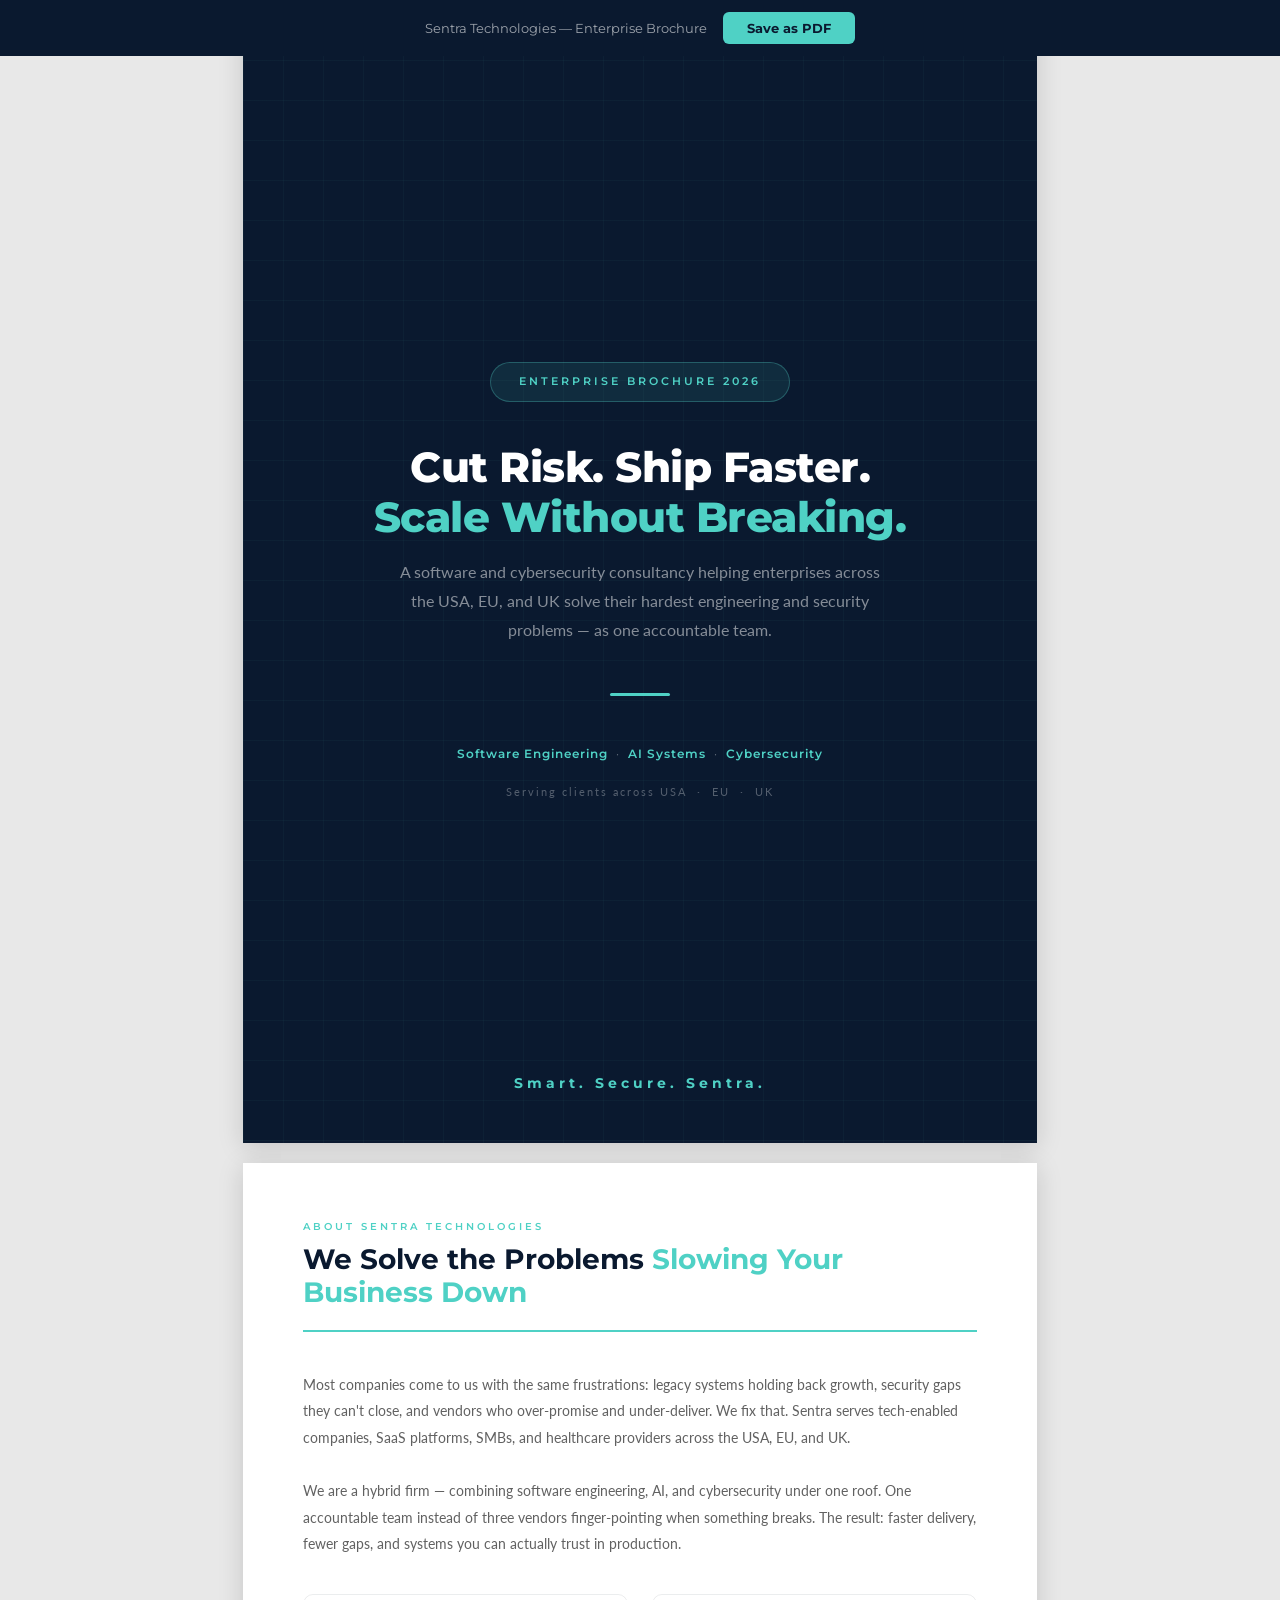
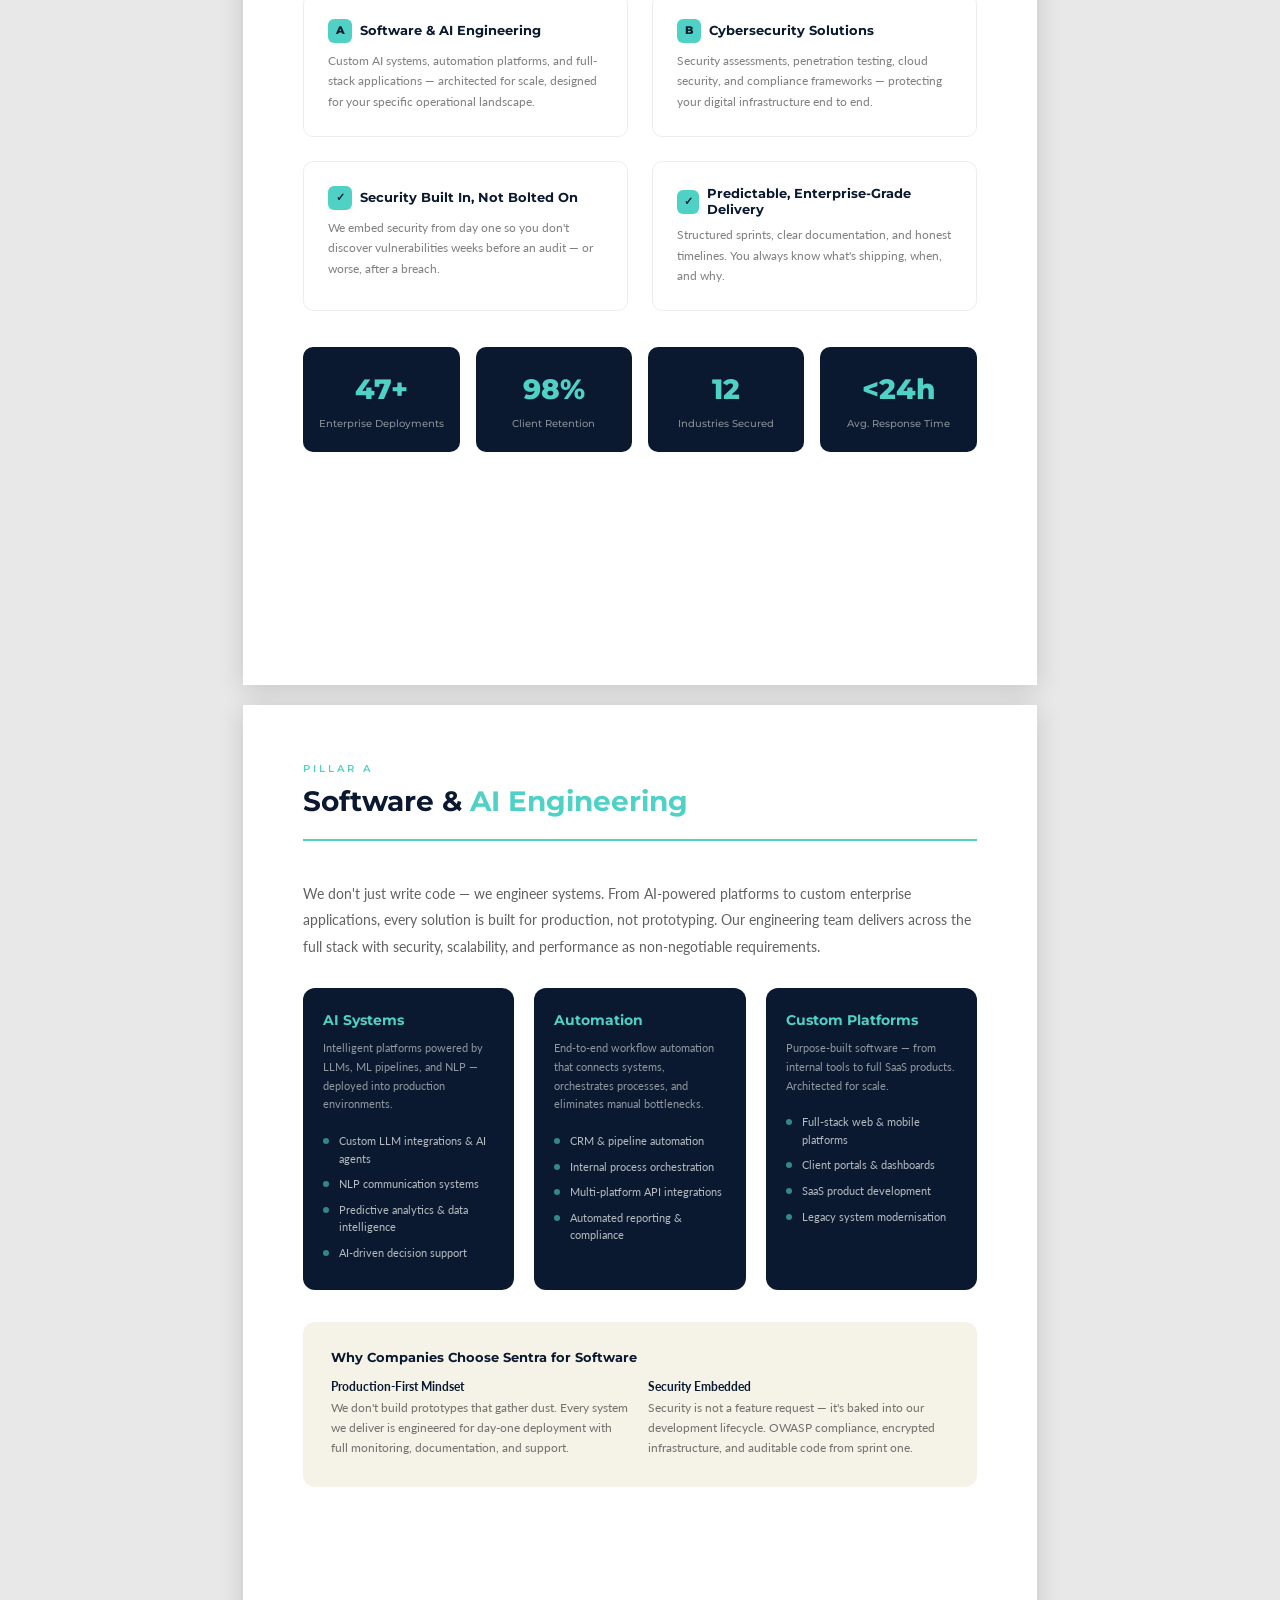
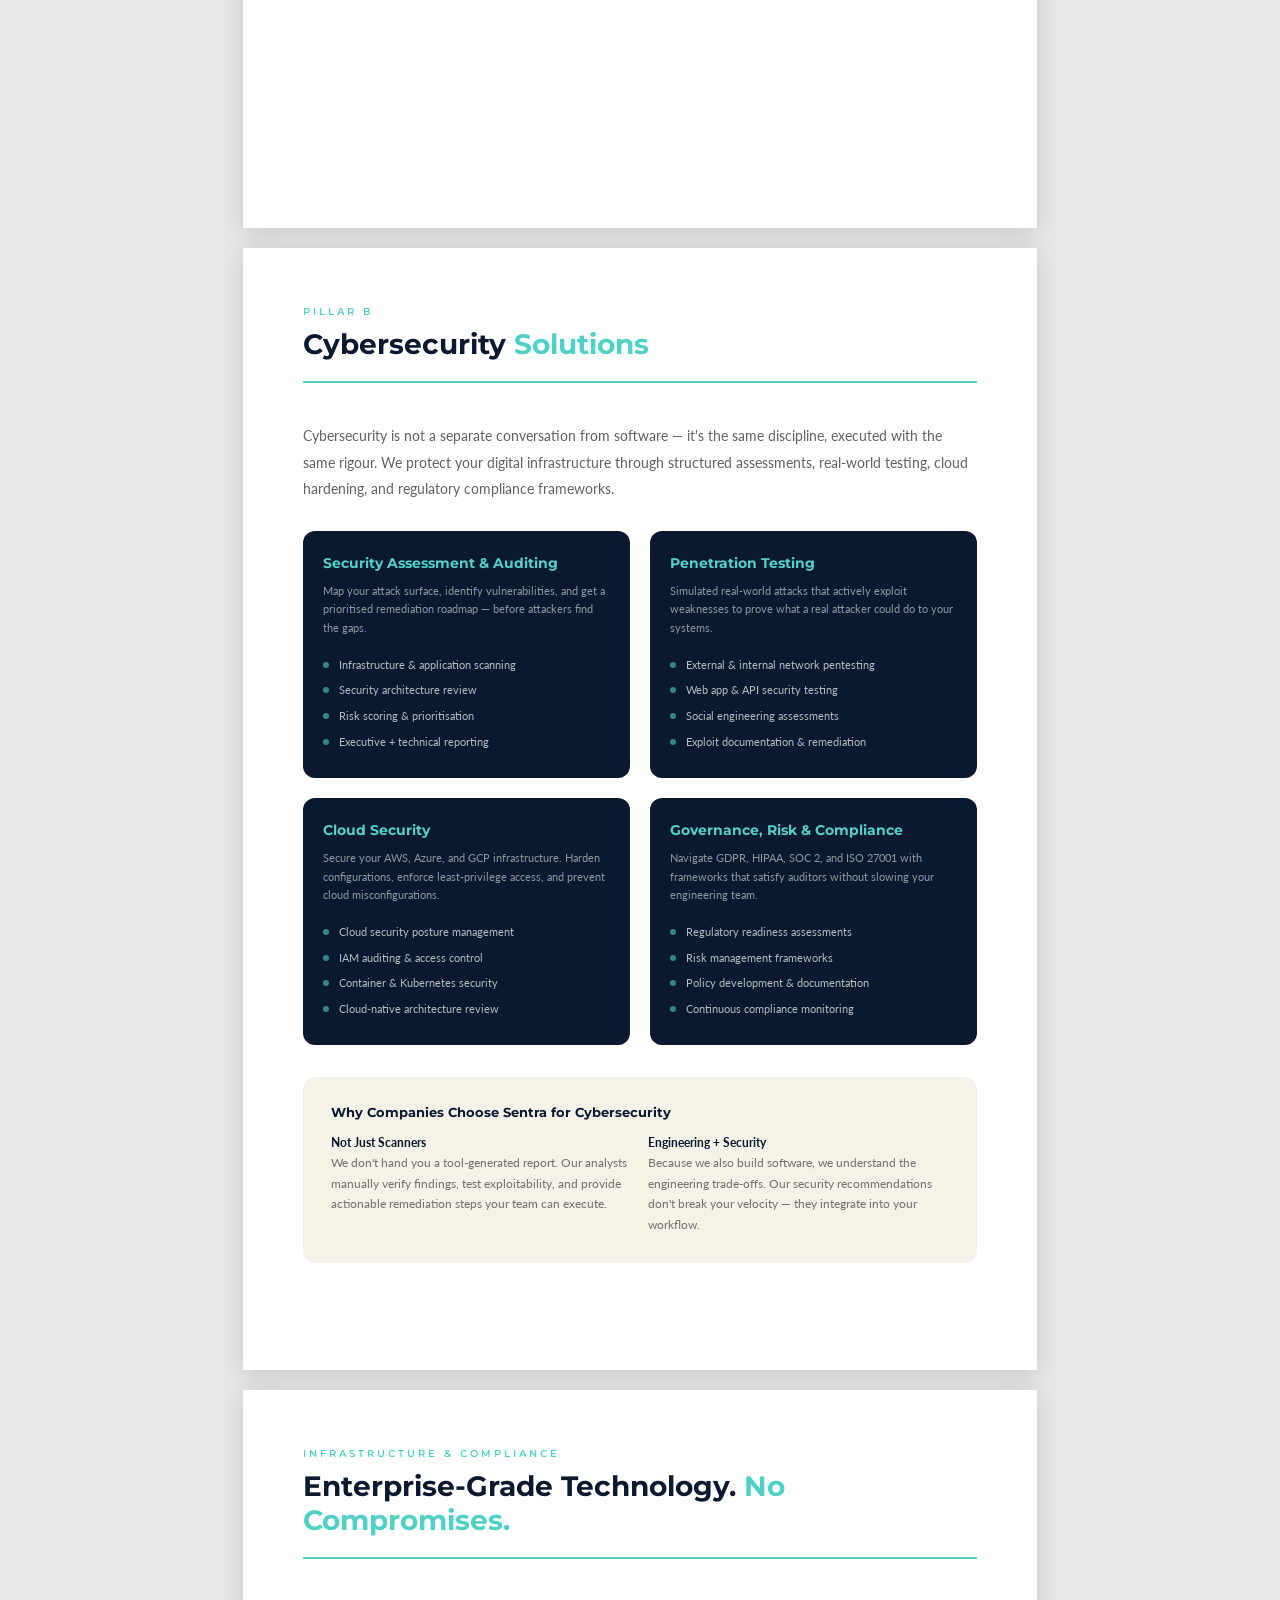
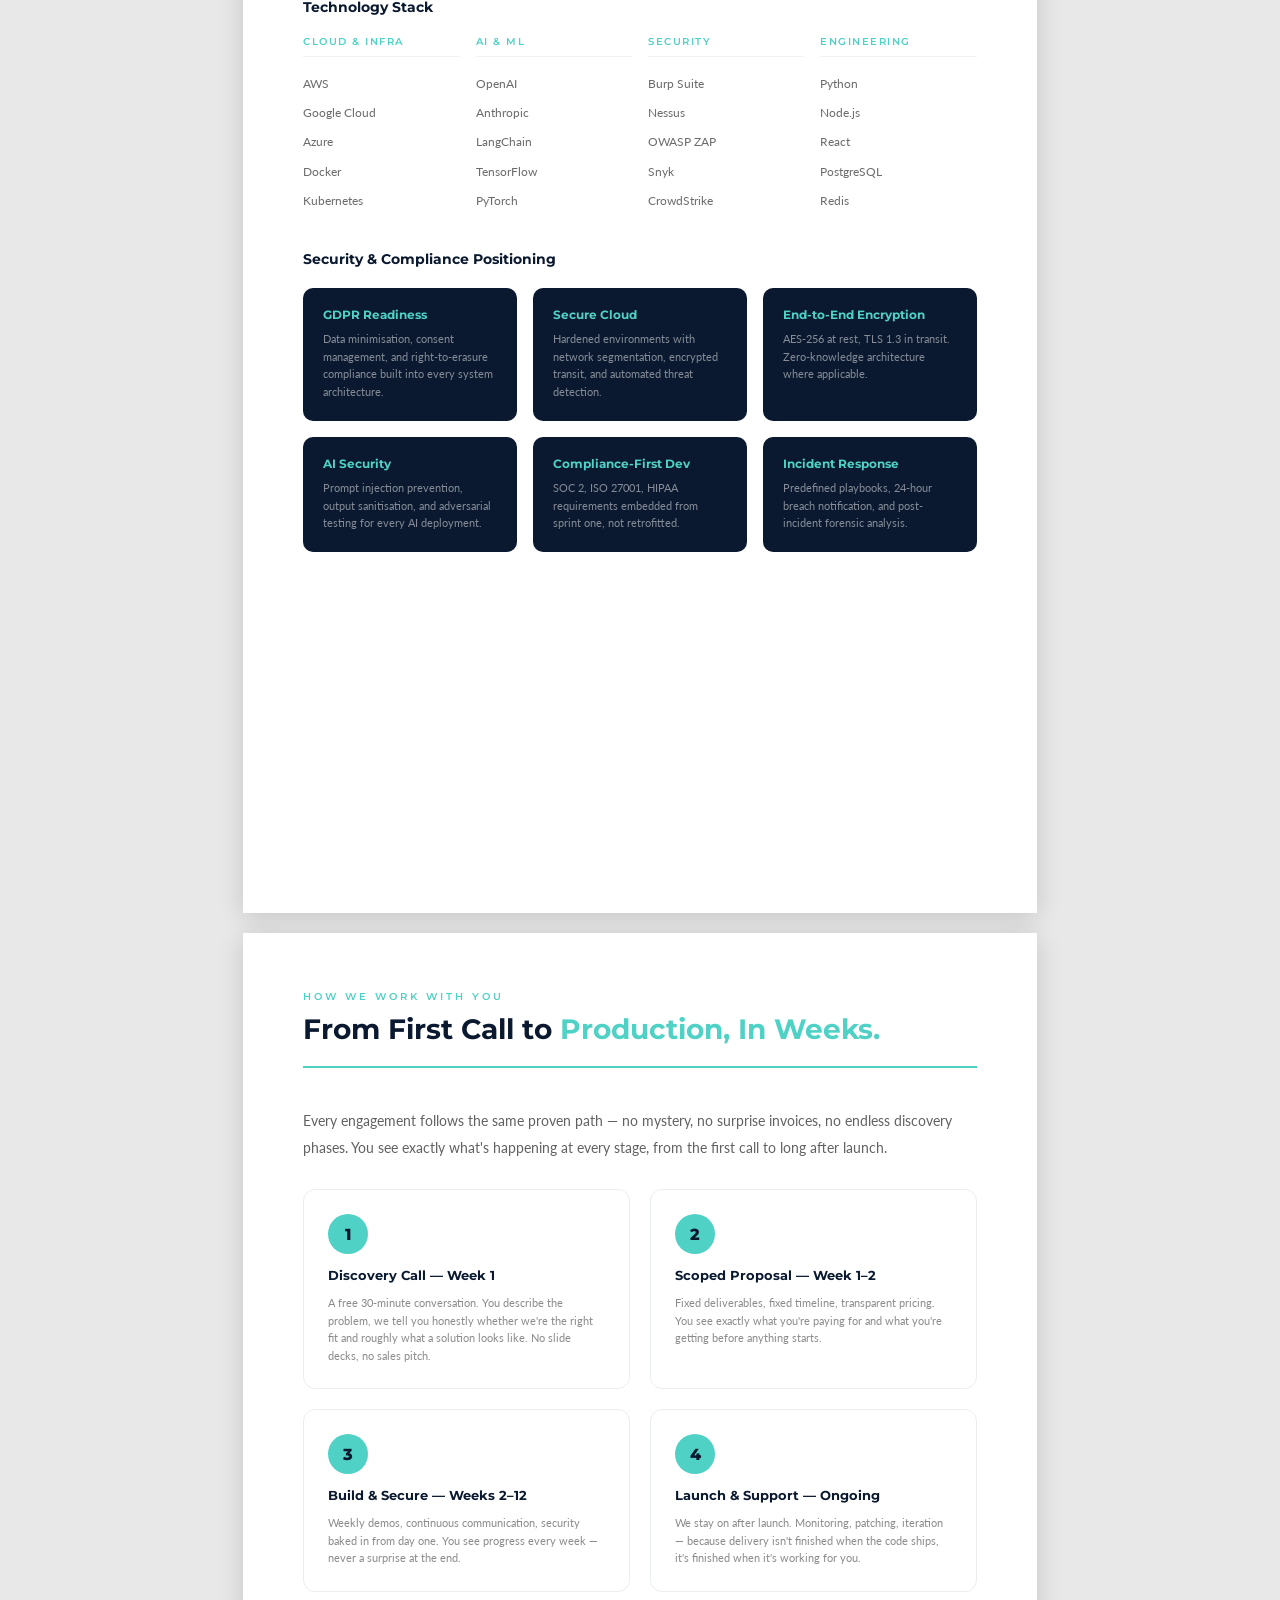
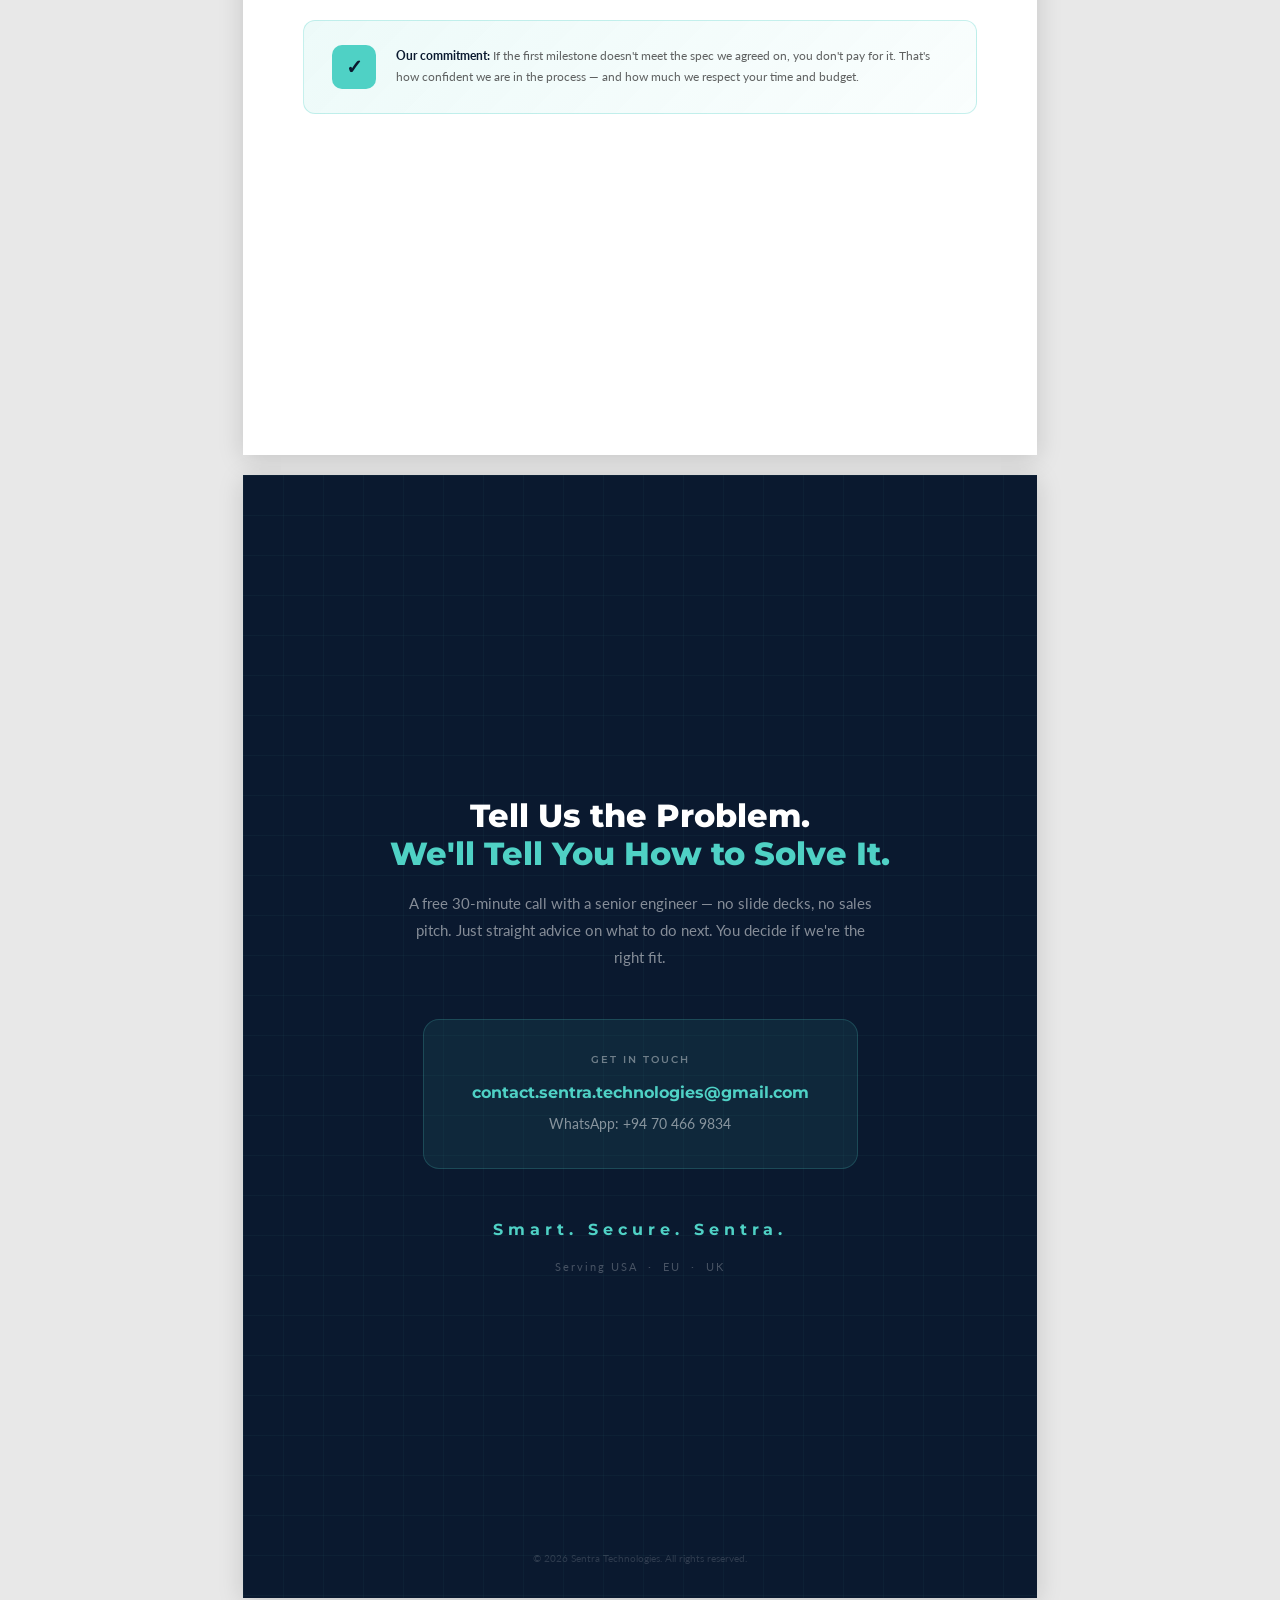
<file: brochure.html>
<!DOCTYPE html>
<html lang="en">
<head>
    <meta charset="UTF-8">
    <meta name="viewport" content="width=device-width, initial-scale=1.0">
    <title>Sentra Technologies — Enterprise Brochure</title>
    <link href="https://fonts.googleapis.com/css2?family=Montserrat:wght@400;500;600;700;800&family=Lato:wght@300;400;700&display=swap" rel="stylesheet">
    <style>
        @page { size: A4; margin: 0; }
        @media print {
            body { -webkit-print-color-adjust: exact; print-color-adjust: exact; }
            .page { page-break-after: always; break-after: page; }
            .page:last-child { page-break-after: avoid; }
        }

        *, *::before, *::after { margin: 0; padding: 0; box-sizing: border-box; }
        :root {
            --primary: #0A192F;
            --secondary: #1F4068;
            --accent: #4FD1C5;
            --light: #F5F2E7;
            --dark: #2C2C2C;
            --white: #ffffff;
        }
        body {
            font-family: 'Lato', sans-serif;
            color: var(--dark);
            background: #e8e8e8;
            line-height: 1.6;
            -webkit-font-smoothing: antialiased;
        }
        h1, h2, h3, h4, h5 { font-family: 'Montserrat', sans-serif; line-height: 1.2; }

        .page {
            width: 210mm; min-height: 297mm;
            margin: 20px auto; background: var(--white);
            box-shadow: 0 4px 24px rgba(0,0,0,0.15);
            position: relative; overflow: hidden;
        }

        /* ===================== PAGE 1: COVER ===================== */
        .cover {
            background: var(--primary);
            display: flex; flex-direction: column;
            justify-content: center; align-items: center;
            text-align: center; padding: 80px 60px;
            position: relative;
        }
        .cover::before {
            content: ''; position: absolute; inset: 0;
            background-image:
                linear-gradient(rgba(79, 209, 197, 0.04) 1px, transparent 1px),
                linear-gradient(90deg, rgba(79, 209, 197, 0.04) 1px, transparent 1px);
            background-size: 40px 40px;
        }
        .cover-content { position: relative; z-index: 1; }
        .cover-badge {
            display: inline-block; padding: 10px 28px;
            background: rgba(79, 209, 197, 0.1); border: 1px solid rgba(79, 209, 197, 0.3);
            border-radius: 50px; color: var(--accent);
            font-family: 'Montserrat', sans-serif; font-weight: 600; font-size: 11px;
            letter-spacing: 3px; text-transform: uppercase; margin-bottom: 40px;
        }
        .cover h1 {
            color: var(--white); font-size: 42px; font-weight: 800;
            margin-bottom: 16px; letter-spacing: -0.5px;
        }
        .cover h1 span { color: var(--accent); }
        .cover-sub {
            color: rgba(255,255,255,0.5); font-size: 16px;
            max-width: 500px; margin: 0 auto 48px; line-height: 1.8;
        }
        .cover-divider {
            width: 60px; height: 3px; background: var(--accent);
            margin: 0 auto 48px; border-radius: 2px;
        }
        .cover-details {
            color: rgba(255,255,255,0.4); font-size: 12px;
            font-family: 'Montserrat', sans-serif; letter-spacing: 1px;
        }
        .cover-details strong { color: var(--accent); font-weight: 600; }
        .cover-slogan {
            position: absolute; bottom: 48px; left: 0; right: 0;
            text-align: center; color: var(--accent);
            font-family: 'Montserrat', sans-serif; font-weight: 700;
            font-size: 14px; letter-spacing: 4px;
        }
        .cover-offices {
            margin-top: 20px; color: rgba(255,255,255,0.3);
            font-size: 11px; letter-spacing: 2px;
        }

        /* ===================== PAGE 2: ABOUT ===================== */
        .page-inner { padding: 56px 60px; }
        .page-header {
            margin-bottom: 40px; padding-bottom: 20px;
            border-bottom: 2px solid var(--accent);
        }
        .page-label {
            font-family: 'Montserrat', sans-serif; font-weight: 600;
            font-size: 10px; letter-spacing: 3px; text-transform: uppercase;
            color: var(--accent); margin-bottom: 8px;
        }
        .page-title {
            font-size: 28px; font-weight: 700; color: var(--primary);
        }
        .page-title span { color: var(--accent); }

        .about-intro { font-size: 14px; color: rgba(44,44,44,0.75); line-height: 1.9; margin-bottom: 36px; }
        .about-pillars { display: grid; grid-template-columns: 1fr 1fr; gap: 24px; margin-bottom: 36px; }
        .about-pillar {
            padding: 24px; border-radius: 10px;
            border: 1px solid rgba(10,25,47,0.08);
        }
        .about-pillar h4 {
            font-size: 13px; font-weight: 700; color: var(--primary);
            margin-bottom: 8px; display: flex; align-items: center; gap: 8px;
        }
        .about-pillar h4 .pill-num {
            display: inline-flex; align-items: center; justify-content: center;
            width: 24px; height: 24px; border-radius: 6px;
            background: var(--accent); color: var(--primary);
            font-size: 11px; font-weight: 800;
        }
        .about-pillar p { font-size: 12px; color: rgba(44,44,44,0.6); line-height: 1.7; }

        .stat-row { display: grid; grid-template-columns: repeat(4, 1fr); gap: 16px; }
        .stat-box {
            text-align: center; padding: 20px 12px;
            background: var(--primary); border-radius: 10px;
        }
        .stat-box .val {
            font-family: 'Montserrat', sans-serif; font-weight: 800;
            font-size: 28px; color: var(--accent);
        }
        .stat-box .label {
            font-size: 10px; color: rgba(255,255,255,0.5); margin-top: 4px;
            font-family: 'Montserrat', sans-serif; font-weight: 500;
        }

        /* ===================== PAGE 3: SOFTWARE & AI ===================== */
        .offerings-grid { display: grid; grid-template-columns: 1fr 1fr 1fr; gap: 20px; margin-bottom: 32px; }
        .offering-card {
            padding: 24px 20px; border-radius: 12px;
            background: var(--primary); color: var(--white);
        }
        .offering-card h4 {
            font-size: 14px; font-weight: 700; color: var(--accent); margin-bottom: 10px;
        }
        .offering-card p { font-size: 11px; color: rgba(255,255,255,0.55); line-height: 1.7; margin-bottom: 14px; }
        .offering-card ul { list-style: none; }
        .offering-card li {
            font-size: 11px; color: rgba(255,255,255,0.7); padding: 4px 0 4px 16px;
            position: relative;
        }
        .offering-card li::before {
            content: ''; position: absolute; left: 0; top: 10px;
            width: 6px; height: 6px; border-radius: 50%; background: var(--accent); opacity: 0.6;
        }

        /* ===================== PAGE 4: CYBERSECURITY ===================== */
        .cyber-flow {
            display: flex; align-items: center; justify-content: center;
            gap: 8px; margin-bottom: 32px;
        }
        .cyber-flow-step {
            padding: 8px 20px; border-radius: 6px; font-family: 'Montserrat', sans-serif;
            font-weight: 600; font-size: 11px; letter-spacing: 0.5px;
        }
        .cyber-flow-step.active { background: var(--accent); color: var(--primary); }
        .cyber-flow-step.inactive { background: rgba(10,25,47,0.06); color: rgba(44,44,44,0.5); }
        .cyber-flow-arrow { color: var(--accent); font-size: 16px; }

        .cyber-grid { display: grid; grid-template-columns: 1fr 1fr; gap: 20px; }
        .cyber-card {
            padding: 24px; border-radius: 12px; border: 1px solid rgba(10,25,47,0.08);
            position: relative;
        }
        .cyber-card .step-num {
            font-family: 'Montserrat', sans-serif; font-weight: 800;
            font-size: 32px; color: rgba(79,209,197,0.15); margin-bottom: 4px;
        }
        .cyber-card h4 { font-size: 15px; font-weight: 700; color: var(--primary); margin-bottom: 4px; }
        .cyber-card .tag {
            font-family: 'Montserrat', sans-serif; font-size: 9px; font-weight: 600;
            letter-spacing: 1.5px; text-transform: uppercase; color: var(--accent); margin-bottom: 12px;
        }
        .cyber-card p { font-size: 11px; color: rgba(44,44,44,0.6); line-height: 1.7; margin-bottom: 12px; }
        .cyber-card ul { list-style: none; margin-bottom: 14px; }
        .cyber-card li {
            font-size: 11px; color: rgba(44,44,44,0.7); padding: 3px 0 3px 14px; position: relative;
        }
        .cyber-card li::before {
            content: ''; position: absolute; left: 0; top: 9px;
            width: 5px; height: 5px; border-radius: 50%; background: var(--accent); opacity: 0.6;
        }
        .cyber-card .price-row {
            display: flex; justify-content: space-between; align-items: center;
            border-top: 1px solid rgba(10,25,47,0.06); padding-top: 12px;
        }
        .cyber-card .price {
            font-family: 'Montserrat', sans-serif; font-weight: 700;
            font-size: 13px; color: var(--primary);
        }
        .cyber-card .funnel {
            font-family: 'Montserrat', sans-serif; font-size: 9px; font-weight: 600;
            letter-spacing: 1px; text-transform: uppercase; color: rgba(44,44,44,0.4);
            background: rgba(10,25,47,0.04); padding: 3px 8px; border-radius: 4px;
        }

        /* ===================== PAGE 5: TECH + SECURITY ===================== */
        .tech-section { margin-bottom: 36px; }
        .tech-cols { display: grid; grid-template-columns: repeat(4, 1fr); gap: 16px; }
        .tech-col h5 {
            font-size: 10px; font-weight: 600; letter-spacing: 1.5px;
            text-transform: uppercase; color: var(--accent); margin-bottom: 12px;
            padding-bottom: 8px; border-bottom: 1px solid rgba(10,25,47,0.06);
        }
        .tech-col li {
            list-style: none; font-size: 12px; color: rgba(44,44,44,0.7);
            padding: 5px 0;
        }

        .compliance-grid { display: grid; grid-template-columns: repeat(3, 1fr); gap: 16px; }
        .compliance-card {
            padding: 20px; border-radius: 10px; background: var(--primary);
        }
        .compliance-card h5 {
            font-size: 12px; font-weight: 700; color: var(--accent); margin-bottom: 8px;
        }
        .compliance-card p { font-size: 11px; color: rgba(255,255,255,0.5); line-height: 1.6; }

        /* ===================== PAGE 6: RESULTS + ENGAGEMENT ===================== */
        .case-list { margin-bottom: 32px; }
        .case-item {
            display: flex; gap: 20px; padding: 20px 0;
            border-bottom: 1px solid rgba(10,25,47,0.06);
        }
        .case-item:last-child { border-bottom: none; }
        .case-name {
            min-width: 180px; font-family: 'Montserrat', sans-serif;
            font-weight: 700; font-size: 14px; color: var(--primary);
        }
        .case-name span {
            display: block; font-size: 10px; font-weight: 500;
            color: var(--accent); letter-spacing: 1px; text-transform: uppercase; margin-top: 4px;
        }
        .case-desc { font-size: 12px; color: rgba(44,44,44,0.6); line-height: 1.7; }
        .case-metrics { display: flex; gap: 20px; margin-top: 8px; }
        .case-metrics .m {
            font-family: 'Montserrat', sans-serif; font-weight: 800;
            font-size: 16px; color: var(--accent);
        }
        .case-metrics .ml { font-size: 10px; color: rgba(44,44,44,0.5); }

        .engagement-section { margin-top: 32px; }
        .engagement-grid { display: grid; grid-template-columns: repeat(3, 1fr); gap: 20px; }
        .engagement-step {
            text-align: center; padding: 24px 16px;
            border-radius: 12px; border: 1px solid rgba(10,25,47,0.08);
        }
        .engagement-step .step-circle {
            display: inline-flex; align-items: center; justify-content: center;
            width: 40px; height: 40px; border-radius: 50%;
            background: var(--accent); color: var(--primary);
            font-family: 'Montserrat', sans-serif; font-weight: 800; font-size: 16px;
            margin-bottom: 12px;
        }
        .engagement-step h5 {
            font-size: 13px; font-weight: 700; color: var(--primary); margin-bottom: 8px;
        }
        .engagement-step p { font-size: 11px; color: rgba(44,44,44,0.55); line-height: 1.6; }

        /* ===================== PAGE 7: CTA ===================== */
        .cta-page {
            background: var(--primary); display: flex; flex-direction: column;
            justify-content: center; align-items: center; text-align: center;
            padding: 80px 60px; position: relative;
        }
        .cta-page::before {
            content: ''; position: absolute; inset: 0;
            background-image:
                linear-gradient(rgba(79, 209, 197, 0.04) 1px, transparent 1px),
                linear-gradient(90deg, rgba(79, 209, 197, 0.04) 1px, transparent 1px);
            background-size: 40px 40px;
        }
        .cta-content { position: relative; z-index: 1; }
        .cta-page h2 {
            color: var(--white); font-size: 32px; font-weight: 800; margin-bottom: 16px;
        }
        .cta-page h2 span { color: var(--accent); }
        .cta-page .cta-sub {
            color: rgba(255,255,255,0.5); font-size: 15px; max-width: 480px;
            margin: 0 auto 48px; line-height: 1.8;
        }
        .cta-box {
            display: inline-block; padding: 32px 48px; border-radius: 16px;
            background: rgba(79,209,197,0.08); border: 1px solid rgba(79,209,197,0.2);
            margin-bottom: 48px;
        }
        .cta-box-label {
            font-family: 'Montserrat', sans-serif; font-weight: 600;
            font-size: 10px; letter-spacing: 2px; text-transform: uppercase;
            color: rgba(255,255,255,0.4); margin-bottom: 12px;
        }
        .cta-email {
            font-family: 'Montserrat', sans-serif; font-weight: 700;
            font-size: 16px; color: var(--accent); margin-bottom: 8px;
        }
        .cta-phone {
            font-size: 14px; color: rgba(255,255,255,0.5);
        }
        .cta-page .cta-slogan {
            color: var(--accent); font-family: 'Montserrat', sans-serif;
            font-weight: 700; font-size: 16px; letter-spacing: 5px;
        }
        .cta-offices {
            margin-top: 16px; color: rgba(255,255,255,0.25);
            font-size: 11px; letter-spacing: 2px;
        }
        .cta-footer {
            position: absolute; bottom: 32px; left: 0; right: 0;
            text-align: center; color: rgba(255,255,255,0.15); font-size: 10px;
        }

        /* ===================== PRINT BUTTON (screen only) ===================== */
        .print-bar {
            position: fixed; top: 0; left: 0; right: 0;
            background: var(--primary); padding: 12px 24px;
            display: flex; align-items: center; justify-content: center; gap: 16px;
            z-index: 9999;
        }
        .print-bar span { color: rgba(255,255,255,0.6); font-size: 13px; font-family: 'Montserrat', sans-serif; }
        .print-btn {
            padding: 8px 24px; border-radius: 6px; border: none;
            background: var(--accent); color: var(--primary);
            font-family: 'Montserrat', sans-serif; font-weight: 700; font-size: 13px;
            cursor: pointer;
        }
        @media print { .print-bar { display: none; } body { background: white; } .page { box-shadow: none; margin: 0; } }
    </style>
</head>
<body>

<div class="print-bar">
    <span>Sentra Technologies — Enterprise Brochure</span>
    <button class="print-btn" onclick="window.print()">Save as PDF</button>
</div>

<!-- ===================== PAGE 1: COVER ===================== -->
<div class="page cover">
    <div class="cover-content">
        <div class="cover-badge">Enterprise Brochure 2026</div>
        <h1>Cut Risk. Ship Faster.<br><span>Scale Without Breaking.</span></h1>
        <p class="cover-sub">A software and cybersecurity consultancy helping enterprises across the USA, EU, and UK solve their hardest engineering and security problems &mdash; as one accountable team.</p>
        <div class="cover-divider"></div>
        <p class="cover-details">
            <strong>Software Engineering</strong> &nbsp;&middot;&nbsp; <strong>AI Systems</strong> &nbsp;&middot;&nbsp; <strong>Cybersecurity</strong>
        </p>
        <p class="cover-offices">Serving clients across USA &nbsp;&middot;&nbsp; EU &nbsp;&middot;&nbsp; UK</p>
    </div>
    <div class="cover-slogan">Smart. Secure. Sentra.</div>
</div>

<!-- ===================== PAGE 2: ABOUT ===================== -->
<div class="page">
    <div class="page-inner">
        <div class="page-header">
            <div class="page-label">About Sentra Technologies</div>
            <h2 class="page-title">We Solve the Problems <span>Slowing Your Business Down</span></h2>
        </div>
        <p class="about-intro">
            Most companies come to us with the same frustrations: legacy systems holding back growth, security gaps they can't close, and vendors who over-promise and under-deliver. We fix that. Sentra serves tech-enabled companies, SaaS platforms, SMBs, and healthcare providers across the USA, EU, and UK.<br><br>
            We are a hybrid firm &mdash; combining software engineering, AI, and cybersecurity under one roof. One accountable team instead of three vendors finger-pointing when something breaks. The result: faster delivery, fewer gaps, and systems you can actually trust in production.
        </p>
        <div class="about-pillars">
            <div class="about-pillar">
                <h4><span class="pill-num">A</span> Software &amp; AI Engineering</h4>
                <p>Custom AI systems, automation platforms, and full-stack applications — architected for scale, designed for your specific operational landscape.</p>
            </div>
            <div class="about-pillar">
                <h4><span class="pill-num">B</span> Cybersecurity Solutions</h4>
                <p>Security assessments, penetration testing, cloud security, and compliance frameworks — protecting your digital infrastructure end to end.</p>
            </div>
            <div class="about-pillar">
                <h4><span class="pill-num">&#10003;</span> Security Built In, Not Bolted On</h4>
                <p>We embed security from day one so you don't discover vulnerabilities weeks before an audit &mdash; or worse, after a breach.</p>
            </div>
            <div class="about-pillar">
                <h4><span class="pill-num">&#10003;</span> Predictable, Enterprise-Grade Delivery</h4>
                <p>Structured sprints, clear documentation, and honest timelines. You always know what's shipping, when, and why.</p>
            </div>
        </div>
        <div class="stat-row">
            <div class="stat-box">
                <div class="val">47+</div>
                <div class="label">Enterprise Deployments</div>
            </div>
            <div class="stat-box">
                <div class="val">98%</div>
                <div class="label">Client Retention</div>
            </div>
            <div class="stat-box">
                <div class="val">12</div>
                <div class="label">Industries Secured</div>
            </div>
            <div class="stat-box">
                <div class="val">&lt;24h</div>
                <div class="label">Avg. Response Time</div>
            </div>
        </div>
    </div>
</div>

<!-- ===================== PAGE 3: SOFTWARE & AI ===================== -->
<div class="page">
    <div class="page-inner">
        <div class="page-header">
            <div class="page-label">Pillar A</div>
            <h2 class="page-title">Software &amp; <span>AI Engineering</span></h2>
        </div>
        <p class="about-intro" style="margin-bottom: 28px;">
            We don't just write code — we engineer systems. From AI-powered platforms to custom enterprise applications, every solution is built for production, not prototyping. Our engineering team delivers across the full stack with security, scalability, and performance as non-negotiable requirements.
        </p>
        <div class="offerings-grid">
            <div class="offering-card">
                <h4>AI Systems</h4>
                <p>Intelligent platforms powered by LLMs, ML pipelines, and NLP — deployed into production environments.</p>
                <ul>
                    <li>Custom LLM integrations &amp; AI agents</li>
                    <li>NLP communication systems</li>
                    <li>Predictive analytics &amp; data intelligence</li>
                    <li>AI-driven decision support</li>
                </ul>
            </div>
            <div class="offering-card">
                <h4>Automation</h4>
                <p>End-to-end workflow automation that connects systems, orchestrates processes, and eliminates manual bottlenecks.</p>
                <ul>
                    <li>CRM &amp; pipeline automation</li>
                    <li>Internal process orchestration</li>
                    <li>Multi-platform API integrations</li>
                    <li>Automated reporting &amp; compliance</li>
                </ul>
            </div>
            <div class="offering-card">
                <h4>Custom Platforms</h4>
                <p>Purpose-built software — from internal tools to full SaaS products. Architected for scale.</p>
                <ul>
                    <li>Full-stack web &amp; mobile platforms</li>
                    <li>Client portals &amp; dashboards</li>
                    <li>SaaS product development</li>
                    <li>Legacy system modernisation</li>
                </ul>
            </div>
        </div>

        <div style="background: var(--light); border-radius: 12px; padding: 28px; margin-top: 12px;">
            <h4 style="font-size: 13px; font-weight: 700; color: var(--primary); margin-bottom: 12px;">Why Companies Choose Sentra for Software</h4>
            <div style="display: grid; grid-template-columns: 1fr 1fr; gap: 16px;">
                <div style="font-size: 12px; color: rgba(44,44,44,0.65); line-height: 1.7;">
                    <strong style="color: var(--primary);">Production-First Mindset</strong><br>
                    We don't build prototypes that gather dust. Every system we deliver is engineered for day-one deployment with full monitoring, documentation, and support.
                </div>
                <div style="font-size: 12px; color: rgba(44,44,44,0.65); line-height: 1.7;">
                    <strong style="color: var(--primary);">Security Embedded</strong><br>
                    Security is not a feature request — it's baked into our development lifecycle. OWASP compliance, encrypted infrastructure, and auditable code from sprint one.
                </div>
            </div>
        </div>
    </div>
</div>

<!-- ===================== PAGE 4: CYBERSECURITY ===================== -->
<div class="page">
    <div class="page-inner">
        <div class="page-header">
            <div class="page-label">Pillar B</div>
            <h2 class="page-title">Cybersecurity <span>Solutions</span></h2>
        </div>

        <p class="about-intro" style="margin-bottom: 28px;">
            Cybersecurity is not a separate conversation from software — it's the same discipline, executed with the same rigour. We protect your digital infrastructure through structured assessments, real-world testing, cloud hardening, and regulatory compliance frameworks.
        </p>

        <div class="offerings-grid" style="grid-template-columns: 1fr 1fr;">
            <div class="offering-card">
                <h4>Security Assessment &amp; Auditing</h4>
                <p>Map your attack surface, identify vulnerabilities, and get a prioritised remediation roadmap — before attackers find the gaps.</p>
                <ul>
                    <li>Infrastructure &amp; application scanning</li>
                    <li>Security architecture review</li>
                    <li>Risk scoring &amp; prioritisation</li>
                    <li>Executive + technical reporting</li>
                </ul>
            </div>
            <div class="offering-card">
                <h4>Penetration Testing</h4>
                <p>Simulated real-world attacks that actively exploit weaknesses to prove what a real attacker could do to your systems.</p>
                <ul>
                    <li>External &amp; internal network pentesting</li>
                    <li>Web app &amp; API security testing</li>
                    <li>Social engineering assessments</li>
                    <li>Exploit documentation &amp; remediation</li>
                </ul>
            </div>
            <div class="offering-card">
                <h4>Cloud Security</h4>
                <p>Secure your AWS, Azure, and GCP infrastructure. Harden configurations, enforce least-privilege access, and prevent cloud misconfigurations.</p>
                <ul>
                    <li>Cloud security posture management</li>
                    <li>IAM auditing &amp; access control</li>
                    <li>Container &amp; Kubernetes security</li>
                    <li>Cloud-native architecture review</li>
                </ul>
            </div>
            <div class="offering-card">
                <h4>Governance, Risk &amp; Compliance</h4>
                <p>Navigate GDPR, HIPAA, SOC 2, and ISO 27001 with frameworks that satisfy auditors without slowing your engineering team.</p>
                <ul>
                    <li>Regulatory readiness assessments</li>
                    <li>Risk management frameworks</li>
                    <li>Policy development &amp; documentation</li>
                    <li>Continuous compliance monitoring</li>
                </ul>
            </div>
        </div>

        <div style="background: var(--light); border-radius: 12px; padding: 28px; margin-top: 12px;">
            <h4 style="font-size: 13px; font-weight: 700; color: var(--primary); margin-bottom: 12px;">Why Companies Choose Sentra for Cybersecurity</h4>
            <div style="display: grid; grid-template-columns: 1fr 1fr; gap: 16px;">
                <div style="font-size: 12px; color: rgba(44,44,44,0.65); line-height: 1.7;">
                    <strong style="color: var(--primary);">Not Just Scanners</strong><br>
                    We don't hand you a tool-generated report. Our analysts manually verify findings, test exploitability, and provide actionable remediation steps your team can execute.
                </div>
                <div style="font-size: 12px; color: rgba(44,44,44,0.65); line-height: 1.7;">
                    <strong style="color: var(--primary);">Engineering + Security</strong><br>
                    Because we also build software, we understand the engineering trade-offs. Our security recommendations don't break your velocity — they integrate into your workflow.
                </div>
            </div>
        </div>
    </div>
</div>

<!-- ===================== PAGE 5: TECH + COMPLIANCE ===================== -->
<div class="page">
    <div class="page-inner">
        <div class="page-header">
            <div class="page-label">Infrastructure &amp; Compliance</div>
            <h2 class="page-title">Enterprise-Grade Technology. <span>No Compromises.</span></h2>
        </div>

        <div class="tech-section">
            <h4 style="font-size: 14px; font-weight: 700; color: var(--primary); margin-bottom: 20px;">Technology Stack</h4>
            <div class="tech-cols">
                <div class="tech-col">
                    <h5>Cloud &amp; Infra</h5>
                    <ul>
                        <li>AWS</li>
                        <li>Google Cloud</li>
                        <li>Azure</li>
                        <li>Docker</li>
                        <li>Kubernetes</li>
                    </ul>
                </div>
                <div class="tech-col">
                    <h5>AI &amp; ML</h5>
                    <ul>
                        <li>OpenAI</li>
                        <li>Anthropic</li>
                        <li>LangChain</li>
                        <li>TensorFlow</li>
                        <li>PyTorch</li>
                    </ul>
                </div>
                <div class="tech-col">
                    <h5>Security</h5>
                    <ul>
                        <li>Burp Suite</li>
                        <li>Nessus</li>
                        <li>OWASP ZAP</li>
                        <li>Snyk</li>
                        <li>CrowdStrike</li>
                    </ul>
                </div>
                <div class="tech-col">
                    <h5>Engineering</h5>
                    <ul>
                        <li>Python</li>
                        <li>Node.js</li>
                        <li>React</li>
                        <li>PostgreSQL</li>
                        <li>Redis</li>
                    </ul>
                </div>
            </div>
        </div>

        <h4 style="font-size: 14px; font-weight: 700; color: var(--primary); margin-bottom: 20px;">Security &amp; Compliance Positioning</h4>
        <div class="compliance-grid">
            <div class="compliance-card">
                <h5>GDPR Readiness</h5>
                <p>Data minimisation, consent management, and right-to-erasure compliance built into every system architecture.</p>
            </div>
            <div class="compliance-card">
                <h5>Secure Cloud</h5>
                <p>Hardened environments with network segmentation, encrypted transit, and automated threat detection.</p>
            </div>
            <div class="compliance-card">
                <h5>End-to-End Encryption</h5>
                <p>AES-256 at rest, TLS 1.3 in transit. Zero-knowledge architecture where applicable.</p>
            </div>
            <div class="compliance-card">
                <h5>AI Security</h5>
                <p>Prompt injection prevention, output sanitisation, and adversarial testing for every AI deployment.</p>
            </div>
            <div class="compliance-card">
                <h5>Compliance-First Dev</h5>
                <p>SOC 2, ISO 27001, HIPAA requirements embedded from sprint one, not retrofitted.</p>
            </div>
            <div class="compliance-card">
                <h5>Incident Response</h5>
                <p>Predefined playbooks, 24-hour breach notification, and post-incident forensic analysis.</p>
            </div>
        </div>
    </div>
</div>

<!-- ===================== PAGE 6: HOW WE ENGAGE ===================== -->
<div class="page">
    <div class="page-inner">
        <div class="page-header">
            <div class="page-label">How We Work With You</div>
            <h2 class="page-title">From First Call to <span>Production, In Weeks.</span></h2>
        </div>

        <p class="about-intro" style="margin-bottom: 28px;">
            Every engagement follows the same proven path &mdash; no mystery, no surprise invoices, no endless discovery phases. You see exactly what's happening at every stage, from the first call to long after launch.
        </p>

        <div class="engagement-section" style="margin-top: 0;">
            <div class="engagement-grid" style="grid-template-columns: 1fr 1fr;">
                <div class="engagement-step" style="text-align: left; padding: 24px;">
                    <div class="step-circle" style="margin-bottom: 14px;">1</div>
                    <h5 style="margin-bottom: 10px;">Discovery Call &mdash; Week 1</h5>
                    <p>A free 30-minute conversation. You describe the problem, we tell you honestly whether we're the right fit and roughly what a solution looks like. No slide decks, no sales pitch.</p>
                </div>
                <div class="engagement-step" style="text-align: left; padding: 24px;">
                    <div class="step-circle" style="margin-bottom: 14px;">2</div>
                    <h5 style="margin-bottom: 10px;">Scoped Proposal &mdash; Week 1&ndash;2</h5>
                    <p>Fixed deliverables, fixed timeline, transparent pricing. You see exactly what you're paying for and what you're getting before anything starts.</p>
                </div>
                <div class="engagement-step" style="text-align: left; padding: 24px;">
                    <div class="step-circle" style="margin-bottom: 14px;">3</div>
                    <h5 style="margin-bottom: 10px;">Build &amp; Secure &mdash; Weeks 2&ndash;12</h5>
                    <p>Weekly demos, continuous communication, security baked in from day one. You see progress every week &mdash; never a surprise at the end.</p>
                </div>
                <div class="engagement-step" style="text-align: left; padding: 24px;">
                    <div class="step-circle" style="margin-bottom: 14px;">4</div>
                    <h5 style="margin-bottom: 10px;">Launch &amp; Support &mdash; Ongoing</h5>
                    <p>We stay on after launch. Monitoring, patching, iteration &mdash; because delivery isn't finished when the code ships, it's finished when it's working for you.</p>
                </div>
            </div>
        </div>

        <div style="background: linear-gradient(135deg, rgba(79,209,197,0.1), rgba(79,209,197,0.03)); border: 1px solid rgba(79,209,197,0.3); border-radius: 12px; padding: 24px 28px; margin-top: 28px; display: flex; align-items: center; gap: 20px;">
            <div style="flex-shrink: 0; width: 44px; height: 44px; border-radius: 10px; background: var(--accent); color: var(--primary); display: flex; align-items: center; justify-content: center; font-family: 'Montserrat', sans-serif; font-weight: 800; font-size: 20px;">&#10003;</div>
            <div style="font-size: 12px; color: rgba(44,44,44,0.75); line-height: 1.7;">
                <strong style="color: var(--primary);">Our commitment:</strong> If the first milestone doesn't meet the spec we agreed on, you don't pay for it. That's how confident we are in the process &mdash; and how much we respect your time and budget.
            </div>
        </div>
    </div>
</div>

<!-- ===================== PAGE 7: CTA ===================== -->
<div class="page cta-page">
    <div class="cta-content">
        <h2>Tell Us the Problem.<br><span>We'll Tell You How to Solve It.</span></h2>
        <p class="cta-sub">A free 30-minute call with a senior engineer &mdash; no slide decks, no sales pitch. Just straight advice on what to do next. You decide if we're the right fit.</p>
        <div class="cta-box">
            <div class="cta-box-label">Get in touch</div>
            <div class="cta-email">contact.sentra.technologies@gmail.com</div>
            <div class="cta-phone">WhatsApp: +94 70 466 9834</div>
        </div>
        <div class="cta-slogan">Smart. Secure. Sentra.</div>
        <div class="cta-offices">Serving USA &nbsp;&middot;&nbsp; EU &nbsp;&middot;&nbsp; UK</div>
    </div>
    <div class="cta-footer">&copy; 2026 Sentra Technologies. All rights reserved.</div>
</div>

</body>
</html>
</file>
<file: styles.css>
/* ==========================================================
   SENTRA TECHNOLOGIES — Site Styles
   Minimal modern enterprise. No glow, no decoration for its own sake.
   ========================================================== */

*, *::before, *::after { margin: 0; padding: 0; box-sizing: border-box; }

:root {
    --ink:        #0A192F;
    --ink-2:      #1F2D45;
    --ink-3:      #4A5468;
    --ink-4:      #7B8395;
    --line:       rgba(10,25,47,0.08);
    --line-2:     rgba(10,25,47,0.14);
    --bg:         #ffffff;
    --bg-alt:     #FAFAF8;
    --bg-deep:    #0A192F;
    --accent:     #2C9E95;
    --accent-fg:  #1A6660;
    --warm:       #F5F2E7;
    --transition: 0.25s ease;
}

html { scroll-behavior: smooth; scroll-padding-top: 90px; }

body {
    font-family: 'Lato', -apple-system, BlinkMacSystemFont, 'Helvetica Neue', sans-serif;
    color: var(--ink);
    background: var(--bg);
    line-height: 1.65;
    font-size: 16px;
    -webkit-font-smoothing: antialiased;
    -moz-osx-font-smoothing: grayscale;
    overflow-x: hidden;
}

h1, h2, h3, h4, h5 {
    font-family: 'Montserrat', sans-serif;
    line-height: 1.18;
    letter-spacing: -0.01em;
    color: var(--ink);
}

a { color: inherit; text-decoration: none; }
em { font-style: italic; color: var(--accent); }

.container { max-width: 1180px; margin: 0 auto; padding: 0 32px; }

/* ==========================================================
   BUTTONS
   ========================================================== */
.btn {
    display: inline-flex; align-items: center; gap: 10px;
    padding: 15px 28px;
    font-family: 'Montserrat', sans-serif;
    font-weight: 600; font-size: 14px; letter-spacing: 0.2px;
    border-radius: 4px; border: none; cursor: pointer;
    transition: var(--transition);
}
.btn-primary {
    background: var(--ink); color: #fff;
}
.btn-primary:hover { background: var(--accent); color: #fff; }
.btn-ghost {
    background: transparent; color: var(--ink);
    padding: 15px 4px;
}
.btn-ghost:hover { color: var(--accent); }
.btn-ghost .btn-arrow { transition: transform var(--transition); }
.btn-ghost:hover .btn-arrow { transform: translateX(4px); }
.btn-full { width: 100%; justify-content: center; }

/* ==========================================================
   NAVBAR
   ========================================================== */
.navbar {
    position: fixed; top: 0; left: 0; right: 0; z-index: 1000;
    padding: 22px 0;
    background: rgba(255,255,255,0);
    transition: background var(--transition), padding var(--transition), border-color var(--transition);
    border-bottom: 1px solid transparent;
}
.navbar.scrolled {
    background: rgba(255,255,255,0.92);
    backdrop-filter: blur(12px); -webkit-backdrop-filter: blur(12px);
    border-bottom-color: var(--line);
    padding: 14px 0;
}
.nav-container {
    max-width: 1180px; margin: 0 auto; padding: 0 32px;
    display: flex; align-items: center; justify-content: space-between;
}
.nav-logo { display: flex; align-items: center; }
.nav-logo-img {
    height: 32px; width: auto;
    transition: var(--transition);
}

.nav-menu { display: flex; align-items: center; gap: 36px; }
.nav-link {
    color: var(--ink-3); text-decoration: none;
    font-family: 'Montserrat', sans-serif; font-weight: 500; font-size: 13.5px;
    letter-spacing: 0.3px; transition: var(--transition);
}
.nav-link:hover { color: var(--ink); }
.nav-cta {
    background: var(--ink); color: #fff !important;
    padding: 11px 20px; border-radius: 4px;
    font-weight: 600;
}
.nav-cta:hover { background: var(--accent); }

.nav-toggle { display: none; background: none; border: none; cursor: pointer; padding: 6px; }
.nav-toggle span {
    display: block; width: 22px; height: 1.5px; background: var(--ink);
    margin: 5px 0; transition: var(--transition);
}

/* ==========================================================
   HERO
   ========================================================== */
.hero {
    position: relative;
    background: var(--bg);
    padding: 180px 0 120px;
    overflow: hidden;
}
.hero::before {
    content: '';
    position: absolute; top: 0; right: 0; bottom: 0; left: 0;
    background-image: radial-gradient(circle at 1px 1px, rgba(10,25,47,0.045) 1px, transparent 0);
    background-size: 32px 32px;
    mask-image: radial-gradient(ellipse 80% 60% at 70% 30%, black 30%, transparent 90%);
    -webkit-mask-image: radial-gradient(ellipse 80% 60% at 70% 30%, black 30%, transparent 90%);
    pointer-events: none;
}
.hero-container {
    max-width: 1180px; margin: 0 auto;
    padding: 0 32px;
    position: relative; z-index: 1;
}
.hero-eyebrow {
    display: inline-block;
    font-family: 'Montserrat', sans-serif;
    font-size: 12px; font-weight: 600;
    letter-spacing: 2.5px; text-transform: uppercase;
    color: var(--accent);
    padding: 6px 14px;
    border: 1px solid var(--accent);
    border-radius: 50px;
    margin-bottom: 36px;
}
.hero-title {
    font-size: clamp(40px, 6vw, 76px);
    font-weight: 700;
    letter-spacing: -0.025em;
    line-height: 1.05;
    color: var(--ink);
    max-width: 1000px;
    margin-bottom: 32px;
}
.hero-title em {
    font-style: italic;
    color: var(--accent);
    font-weight: 700;
}
.hero-subtitle {
    font-size: clamp(17px, 1.4vw, 20px);
    line-height: 1.6;
    color: var(--ink-3);
    max-width: 720px;
    margin-bottom: 48px;
}
.hero-cta-group {
    display: flex; align-items: center; gap: 8px;
    margin-bottom: 96px;
    flex-wrap: wrap;
}
.hero-meta {
    display: grid; grid-template-columns: repeat(4, 1fr);
    gap: 8px;
    border-top: 1px solid var(--line);
    padding-top: 36px;
    max-width: 920px;
}
.hero-meta-item {
    display: flex; flex-direction: column; gap: 6px;
}
.hm-num {
    font-family: 'Montserrat', sans-serif;
    font-weight: 700; font-size: 22px;
    color: var(--ink);
    letter-spacing: -0.02em;
}
.hm-lbl {
    font-size: 12.5px;
    color: var(--ink-4);
    font-family: 'Montserrat', sans-serif;
    letter-spacing: 0.3px;
}

/* ==========================================================
   SECTIONS — shared
   ========================================================== */
.section {
    padding: 140px 0;
    position: relative;
}
.section-head {
    max-width: 820px;
    margin-bottom: 80px;
}
.eyebrow {
    display: inline-block;
    font-family: 'Montserrat', sans-serif;
    font-size: 11.5px; font-weight: 600;
    letter-spacing: 2.5px; text-transform: uppercase;
    color: var(--accent);
    margin-bottom: 22px;
}
.section-title {
    font-size: clamp(30px, 3.4vw, 46px);
    font-weight: 700;
    line-height: 1.12;
    letter-spacing: -0.02em;
    color: var(--ink);
    margin-bottom: 24px;
    max-width: 900px;
}
.section-lede {
    font-size: 17px;
    line-height: 1.7;
    color: var(--ink-3);
    max-width: 720px;
}

/* ==========================================================
   PROBLEMS
   ========================================================== */
.problems { background: var(--bg-alt); }

.problem-list {
    display: grid; grid-template-columns: repeat(2, 1fr);
    gap: 0;
    border-top: 1px solid var(--line);
    border-left: 1px solid var(--line);
}
.problem-item {
    padding: 48px 44px;
    border-right: 1px solid var(--line);
    border-bottom: 1px solid var(--line);
    background: var(--bg);
    position: relative;
    transition: background var(--transition);
}
.problem-item:hover { background: var(--bg-alt); }
.pl-num {
    display: block;
    font-family: 'Montserrat', sans-serif;
    font-size: 13px; font-weight: 700;
    color: var(--accent);
    letter-spacing: 1.5px;
    margin-bottom: 20px;
}
.problem-item h3 {
    font-size: 21px;
    font-weight: 700;
    line-height: 1.3;
    color: var(--ink);
    margin-bottom: 14px;
    max-width: 28em;
}
.problem-item p {
    font-size: 15px;
    line-height: 1.65;
    color: var(--ink-3);
    max-width: 36em;
}

/* ==========================================================
   SUITE — interactive accordion
   ========================================================== */
.suite { background: var(--bg); }

.suite-list {
    border-top: 1px solid var(--line);
    margin-bottom: 96px;
}
.suite-row {
    border-bottom: 1px solid var(--line);
    transition: background var(--transition);
}
.suite-row:hover { background: var(--bg-alt); }
.suite-row[data-expanded="true"] { background: var(--bg-alt); }

.sr-trigger {
    display: grid;
    grid-template-columns: 70px 1fr 36px;
    gap: 24px;
    align-items: center;
    width: 100%;
    padding: 32px 8px;
    background: none; border: none;
    cursor: pointer;
    text-align: left;
    font-family: inherit;
    transition: padding var(--transition);
}
.sr-trigger:hover { padding-left: 16px; }
.sr-marker {
    font-family: 'Montserrat', sans-serif;
    font-size: 13px; font-weight: 700;
    color: var(--accent);
    letter-spacing: 2px;
}
.sr-heads {
    display: flex; align-items: baseline; gap: 18px;
    flex-wrap: wrap;
}
.sr-name {
    font-family: 'Montserrat', sans-serif;
    font-size: 30px;
    font-weight: 700;
    color: var(--ink);
    letter-spacing: -0.02em;
    line-height: 1;
}
.sr-tag {
    font-family: 'Montserrat', sans-serif;
    font-size: 12px;
    color: var(--ink-4);
    letter-spacing: 1.5px;
    text-transform: uppercase;
}
.sr-icon {
    position: relative;
    width: 36px; height: 36px;
    border: 1px solid var(--line-2);
    border-radius: 50%;
    transition: var(--transition);
}
.sr-icon::before, .sr-icon::after {
    content: '';
    position: absolute; top: 50%; left: 50%;
    background: var(--ink);
    transition: var(--transition);
}
.sr-icon::before { width: 12px; height: 1.5px; transform: translate(-50%, -50%); }
.sr-icon::after { width: 1.5px; height: 12px; transform: translate(-50%, -50%); }
.suite-row[data-expanded="true"] .sr-icon {
    background: var(--ink);
    border-color: var(--ink);
}
.suite-row[data-expanded="true"] .sr-icon::before { background: #fff; }
.suite-row[data-expanded="true"] .sr-icon::after { transform: translate(-50%, -50%) rotate(90deg); opacity: 0; }

.sr-panel {
    max-height: 0;
    overflow: hidden;
    transition: max-height 0.45s cubic-bezier(0.4, 0, 0.2, 1);
}
.suite-row[data-expanded="true"] .sr-panel { max-height: 800px; }
.sr-panel-inner {
    padding: 0 60px 40px 102px;
    opacity: 0;
    transform: translateY(-6px);
    transition: opacity 0.4s ease 0.1s, transform 0.4s ease 0.1s;
}
.suite-row[data-expanded="true"] .sr-panel-inner {
    opacity: 1;
    transform: translateY(0);
}
.sr-pain {
    font-size: 14.5px;
    line-height: 1.65;
    color: var(--ink-3);
    margin: 0 0 18px;
    padding: 14px 20px;
    background: var(--bg);
    border-left: 2px solid var(--accent);
    border-radius: 0 4px 4px 0;
}
.sr-pain strong { color: var(--ink); font-weight: 700; }
.sr-body {
    font-size: 16px;
    line-height: 1.7;
    color: var(--ink-2);
    margin: 0 0 24px;
    max-width: 58em;
}
.sr-points {
    list-style: none;
    display: grid;
    grid-template-columns: 1fr 1fr;
    gap: 0;
    margin: 0;
    border-top: 1px solid var(--line);
}
.sr-points li {
    font-size: 14px;
    line-height: 1.55;
    color: var(--ink-3);
    padding: 14px 18px 14px 30px;
    position: relative;
    background: var(--bg);
    border-bottom: 1px solid var(--line);
}
.sr-points li:nth-child(odd) { border-right: 1px solid var(--line); }
.sr-points li::before {
    content: '';
    position: absolute; left: 14px; top: 22px;
    width: 8px; height: 1px; background: var(--accent);
}

/* services block */
.services-block {
    padding: 64px 0 0;
    border-top: 1px solid var(--line);
}
.services-head { margin-bottom: 40px; max-width: 720px; }
.services-title {
    font-size: 26px;
    line-height: 1.2;
    margin: 14px 0 0;
    letter-spacing: -0.02em;
    font-weight: 700;
}
.services-grid {
    display: grid; grid-template-columns: 1fr 1fr;
    gap: 56px;
}
.service-col h4 {
    font-family: 'Montserrat', sans-serif;
    font-size: 14px;
    font-weight: 700;
    color: var(--accent);
    letter-spacing: 2px;
    text-transform: uppercase;
    margin-bottom: 18px;
    padding-bottom: 14px;
    border-bottom: 1px solid var(--line);
}
.service-col ul { list-style: none; }
.service-col li {
    padding: 14px 0 14px 24px;
    font-size: 14.5px;
    color: var(--ink-2);
    border-bottom: 1px solid var(--line);
    position: relative;
    line-height: 1.55;
    transition: padding var(--transition), color var(--transition);
}
.service-col li:hover { padding-left: 32px; color: var(--ink); }
.service-col li::before {
    content: '\2014';
    position: absolute; left: 0;
    color: var(--accent);
    font-weight: 700;
}
.service-col li:last-child { border-bottom: none; }

/* ==========================================================
   INDUSTRIES
   ========================================================== */
.industries { background: var(--bg-alt); }

.industries-grid {
    display: grid;
    grid-template-columns: repeat(3, 1fr);
    gap: 24px;
}
.industry-card {
    position: relative;
    display: block;
    aspect-ratio: 4 / 5;
    overflow: hidden;
    border-radius: 6px;
    background: var(--ink);
    cursor: pointer;
    transition: transform var(--transition);
}
.industry-card img {
    position: absolute; inset: 0;
    width: 100%; height: 100%;
    object-fit: cover;
    filter: grayscale(0.2) brightness(0.7);
    transition: filter 0.6s ease, transform 0.8s ease;
}
.industry-card::before {
    content: '';
    position: absolute; inset: 0;
    background: linear-gradient(180deg, rgba(10,25,47,0) 30%, rgba(10,25,47,0.85) 100%);
    z-index: 1;
    transition: var(--transition);
}
.industry-card:hover img {
    transform: scale(1.05);
    filter: grayscale(0) brightness(0.78);
}
.industry-card:hover::before {
    background: linear-gradient(180deg, rgba(10,25,47,0.1) 0%, rgba(10,25,47,0.92) 100%);
}
.industry-overlay {
    position: absolute;
    left: 0; right: 0; bottom: 0;
    padding: 28px 28px 26px;
    color: #fff;
    z-index: 2;
    transform: translateY(8px);
    transition: transform 0.4s ease;
}
.industry-card:hover .industry-overlay { transform: translateY(0); }
.industry-tag {
    display: inline-block;
    font-family: 'Montserrat', sans-serif;
    font-size: 11px;
    font-weight: 700;
    color: var(--accent);
    letter-spacing: 2px;
    margin-bottom: 8px;
}
.industry-overlay h3 {
    font-size: 19px;
    font-weight: 700;
    color: #fff;
    margin-bottom: 8px;
    letter-spacing: -0.01em;
    line-height: 1.2;
}
.industry-overlay p {
    font-size: 13px;
    line-height: 1.55;
    color: rgba(255,255,255,0.75);
    max-height: 0;
    overflow: hidden;
    opacity: 0;
    transition: max-height 0.4s ease, opacity 0.3s ease;
}
.industry-card:hover .industry-overlay p {
    max-height: 120px;
    opacity: 1;
}

/* ==========================================================
   TECH STACK
   ========================================================== */
.stack { background: var(--bg); }

.stack-grid {
    display: flex;
    flex-direction: column;
    gap: 8px;
    border-top: 1px solid var(--line);
}
.stack-cat {
    display: grid;
    grid-template-columns: 240px 1fr;
    gap: 48px;
    padding: 36px 0;
    border-bottom: 1px solid var(--line);
    align-items: center;
}
.stack-cat-title {
    font-family: 'Montserrat', sans-serif;
    font-size: 13px;
    font-weight: 700;
    color: var(--ink);
    letter-spacing: 1.8px;
    text-transform: uppercase;
}
.stack-items {
    display: flex;
    flex-wrap: wrap;
    gap: 12px;
    align-items: center;
}
.stack-item {
    display: inline-flex;
    align-items: center;
    gap: 10px;
    padding: 10px 18px 10px 14px;
    border: 1px solid var(--line);
    border-radius: 50px;
    background: var(--bg);
    transition: var(--transition);
}
.stack-item:hover {
    border-color: var(--ink);
    transform: translateY(-2px);
}
.stack-item img {
    height: 18px;
    width: 18px;
    object-fit: contain;
    filter: grayscale(1);
    opacity: 0.6;
    transition: var(--transition);
}
.stack-item:hover img {
    filter: grayscale(0);
    opacity: 1;
}
.stack-item span {
    font-family: 'Montserrat', sans-serif;
    font-size: 13px;
    font-weight: 600;
    color: var(--ink-2);
    letter-spacing: 0.2px;
}

/* ==========================================================
   APPROACH (steps)
   ========================================================== */
.approach { background: var(--bg-alt); }

.steps-grid {
    display: grid; grid-template-columns: repeat(4, 1fr);
    gap: 0;
    margin-bottom: 56px;
    border-top: 1px solid var(--line);
}
.step {
    padding: 40px 32px 32px 0;
    border-top: 2px solid var(--ink);
    margin-top: -1px;
}
.step + .step { padding-left: 32px; border-left: 1px solid var(--line); }
.step-num {
    font-family: 'Montserrat', sans-serif;
    font-size: 12px; font-weight: 700;
    color: var(--accent);
    letter-spacing: 1.5px;
}
.step-title {
    font-size: 19px;
    font-weight: 700;
    margin: 16px 0 12px;
    letter-spacing: -0.01em;
}
.step p {
    font-size: 14.5px;
    line-height: 1.65;
    color: var(--ink-3);
    margin-bottom: 18px;
}
.step-time {
    display: inline-block;
    font-family: 'Montserrat', sans-serif;
    font-size: 11.5px; font-weight: 600;
    color: var(--ink-4);
    letter-spacing: 1.2px; text-transform: uppercase;
    padding-top: 10px;
    border-top: 1px solid var(--line);
    width: 100%;
}

.approach-promise {
    margin-top: 0;
    padding: 32px 36px;
    background: var(--bg);
    border: 1px solid var(--line);
    border-radius: 4px;
    border-left: 3px solid var(--accent);
}
.approach-promise p {
    font-size: 15px;
    line-height: 1.7;
    color: var(--ink-2);
    margin: 0;
}
.approach-promise strong {
    color: var(--ink);
    font-weight: 700;
    display: block;
    margin-bottom: 4px;
}

/* ==========================================================
   TRUST / SECURITY
   ========================================================== */
.trust { background: var(--bg); }

.trust-grid {
    display: grid; grid-template-columns: repeat(3, 1fr);
    gap: 1px;
    background: var(--line);
    border: 1px solid var(--line);
    margin-bottom: 64px;
}
.trust-card {
    background: var(--bg);
    padding: 36px 32px;
    transition: background var(--transition);
}
.trust-card:hover { background: var(--bg-alt); }
.trust-card h4 {
    font-size: 16px;
    font-weight: 700;
    color: var(--ink);
    margin-bottom: 12px;
    letter-spacing: -0.01em;
}
.trust-card p {
    font-size: 14px;
    line-height: 1.65;
    color: var(--ink-3);
}

.compliance-row {
    display: flex; align-items: center; gap: 16px;
    flex-wrap: wrap;
    padding-top: 32px;
    border-top: 1px solid var(--line);
}
.compliance-label {
    font-family: 'Montserrat', sans-serif;
    font-size: 11.5px; font-weight: 600;
    color: var(--ink-4);
    letter-spacing: 2px; text-transform: uppercase;
    margin-right: 12px;
}
.compliance-tag {
    font-family: 'Montserrat', sans-serif;
    font-size: 12.5px; font-weight: 600;
    color: var(--ink-2);
    padding: 8px 14px;
    border: 1px solid var(--line-2);
    border-radius: 3px;
    letter-spacing: 0.5px;
}

/* ==========================================================
   CONTACT
   ========================================================== */
.contact { background: var(--bg-deep); color: #fff; }
.contact .eyebrow { color: var(--accent); }
.contact .section-title { color: #fff; }
.contact .section-title em { color: var(--accent); }

.contact-grid {
    display: grid; grid-template-columns: 1.05fr 1fr;
    gap: 96px;
    align-items: start;
}
.contact-info { color: rgba(255,255,255,0.78); }
.contact-lede {
    font-size: 16px;
    line-height: 1.7;
    color: rgba(255,255,255,0.66);
    margin-bottom: 48px;
}
.contact-channels {
    display: flex; flex-direction: column; gap: 16px;
    margin-bottom: 56px;
}
.contact-channel {
    display: flex; flex-direction: column; gap: 6px;
    padding: 22px 24px;
    background: rgba(255,255,255,0.03);
    border: 1px solid rgba(255,255,255,0.08);
    border-radius: 4px;
    color: #fff;
    transition: var(--transition);
}
.contact-channel:hover {
    background: rgba(255,255,255,0.05);
    border-color: rgba(255,255,255,0.18);
}
.cc-label {
    font-family: 'Montserrat', sans-serif;
    font-size: 11px; font-weight: 600;
    letter-spacing: 2px; text-transform: uppercase;
    color: var(--accent);
}
.cc-value {
    font-family: 'Montserrat', sans-serif;
    font-size: 16px; font-weight: 600;
    color: #fff;
    word-break: break-word;
}
.cc-sub {
    font-size: 13px;
    color: rgba(255,255,255,0.5);
}

.contact-locations {
    display: flex; flex-direction: column; gap: 6px;
    padding-top: 28px;
    border-top: 1px solid rgba(255,255,255,0.08);
}
.cl-label {
    font-family: 'Montserrat', sans-serif;
    font-size: 11px; font-weight: 600;
    letter-spacing: 2px; text-transform: uppercase;
    color: rgba(255,255,255,0.4);
}
.contact-locations span:nth-child(2) {
    color: #fff; font-size: 15px;
    font-family: 'Montserrat', sans-serif; font-weight: 600;
}
.cl-sub {
    font-size: 13px;
    color: rgba(255,255,255,0.45);
}

/* form */
.contact-form {
    background: rgba(255,255,255,0.03);
    border: 1px solid rgba(255,255,255,0.08);
    padding: 40px 36px;
    border-radius: 4px;
}
.form-row { margin-bottom: 22px; }
.form-row label {
    display: block;
    font-family: 'Montserrat', sans-serif;
    font-size: 12px; font-weight: 600;
    letter-spacing: 1px; text-transform: uppercase;
    color: rgba(255,255,255,0.6);
    margin-bottom: 8px;
}
.form-row input, .form-row select, .form-row textarea {
    width: 100%;
    background: transparent;
    border: none;
    border-bottom: 1px solid rgba(255,255,255,0.18);
    padding: 10px 0;
    color: #fff;
    font-family: 'Lato', sans-serif;
    font-size: 15px;
    transition: border-color var(--transition);
}
.form-row select { appearance: none; cursor: pointer; }
.form-row select option { background: var(--bg-deep); color: #fff; }
.form-row input:focus, .form-row select:focus, .form-row textarea:focus {
    outline: none;
    border-bottom-color: var(--accent);
}
.form-row textarea { resize: vertical; min-height: 100px; }
.contact-form .btn-primary {
    background: var(--accent);
    color: #fff;
    margin-top: 12px;
    position: relative;
}
.contact-form .btn-primary:hover { background: #fff; color: var(--ink); }
.contact-form .btn-primary[data-loading="true"] { pointer-events: none; opacity: 0.85; }
.contact-form .btn-primary[data-loading="true"] .btn-label { opacity: 0; }
.btn-spinner {
    position: absolute; top: 50%; left: 50%;
    width: 18px; height: 18px;
    margin: -9px 0 0 -9px;
    border: 2px solid rgba(255,255,255,0.35);
    border-top-color: #fff;
    border-radius: 50%;
    opacity: 0;
    animation: spin 0.8s linear infinite;
}
.contact-form .btn-primary[data-loading="true"] .btn-spinner { opacity: 1; }
@keyframes spin { to { transform: rotate(360deg); } }
.form-note {
    font-size: 12.5px;
    color: rgba(255,255,255,0.45);
    text-align: center;
    margin-top: 16px;
}

.form-success {
    padding: 56px 32px;
    text-align: center;
    background: rgba(44,158,149,0.08);
    border: 1px solid rgba(44,158,149,0.3);
    border-radius: 4px;
}
.form-success h3 {
    color: #fff;
    font-size: 24px;
    margin-bottom: 10px;
}
.form-success p {
    color: rgba(255,255,255,0.7);
    font-size: 15px;
    margin-bottom: 12px;
}
.form-success p:last-child { margin-bottom: 0; }
.form-success strong { color: #fff; }
.form-success .fs-alt {
    font-size: 13px;
    color: rgba(255,255,255,0.5);
    margin-top: 16px;
    padding-top: 16px;
    border-top: 1px solid rgba(255,255,255,0.08);
}
.form-success .fs-alt a { color: var(--accent); }
.form-success .fs-alt a:hover { color: #fff; }

/* ==========================================================
   FOOTER
   ========================================================== */
.footer {
    background: var(--bg-deep);
    color: rgba(255,255,255,0.6);
    padding: 80px 0 40px;
    border-top: 1px solid rgba(255,255,255,0.08);
}
.footer-grid {
    display: grid; grid-template-columns: 1.6fr 1fr 1fr 1fr;
    gap: 56px;
    margin-bottom: 64px;
}
.footer-brand {
    display: flex; flex-direction: column; gap: 14px;
}
.footer-logo {
    display: block;
    height: 34px;
    width: auto;
    max-width: 160px;
    object-fit: contain;
    object-position: left center;
    filter: brightness(0) invert(1);
    opacity: 0.92;
}
.footer-tag {
    font-family: 'Montserrat', sans-serif;
    font-weight: 700;
    color: var(--accent);
    font-size: 13px;
    letter-spacing: 2px;
    text-transform: uppercase;
}
.footer-desc {
    font-size: 14px;
    line-height: 1.7;
    color: rgba(255,255,255,0.5);
    max-width: 32em;
}
.footer-col {
    display: flex; flex-direction: column; gap: 12px;
}
.footer-col h5 {
    font-family: 'Montserrat', sans-serif;
    font-size: 12px; font-weight: 700;
    letter-spacing: 2px; text-transform: uppercase;
    color: #fff;
    margin-bottom: 6px;
}
.footer-col a, .footer-loc {
    font-size: 14px;
    color: rgba(255,255,255,0.55);
    transition: color var(--transition);
}
.footer-col a:hover { color: var(--accent); }
.footer-loc { color: rgba(255,255,255,0.4); margin-top: 4px; font-size: 13px; }

.footer-bottom {
    display: flex; align-items: center; justify-content: space-between;
    padding-top: 32px;
    border-top: 1px solid rgba(255,255,255,0.08);
    font-size: 12.5px;
    color: rgba(255,255,255,0.4);
    flex-wrap: wrap;
    gap: 12px;
}

/* ==========================================================
   FADE-IN ON SCROLL (subtle)
   ========================================================== */
.fade-in {
    opacity: 0;
    transform: translateY(16px);
    transition: opacity 0.7s ease, transform 0.7s ease;
}
.fade-in.visible {
    opacity: 1;
    transform: translateY(0);
}

/* ==========================================================
   RESPONSIVE
   ========================================================== */
@media (max-width: 960px) {
    .container, .nav-container, .hero-container { padding: 0 24px; }

    .nav-toggle { display: block; }
    .nav-menu {
        position: fixed; top: 0; right: -100%;
        width: 80%; max-width: 320px; height: 100vh;
        background: #fff;
        flex-direction: column; align-items: flex-start;
        padding: 96px 32px 32px;
        gap: 18px;
        box-shadow: -8px 0 24px rgba(0,0,0,0.08);
        transition: right var(--transition);
    }
    .nav-menu.active { right: 0; }
    .nav-link { font-size: 16px; color: var(--ink); }
    .nav-cta { width: 100%; text-align: center; padding: 14px 20px; }

    .navbar.menu-open .nav-toggle span:nth-child(1) { transform: rotate(45deg) translate(5px, 5px); }
    .navbar.menu-open .nav-toggle span:nth-child(2) { opacity: 0; }
    .navbar.menu-open .nav-toggle span:nth-child(3) { transform: rotate(-45deg) translate(7px, -7px); }

    .hero { padding: 140px 0 80px; }
    .hero-cta-group { margin-bottom: 64px; }
    .hero-meta { grid-template-columns: repeat(2, 1fr); gap: 24px 16px; }

    .section { padding: 96px 0; }
    .section-head { margin-bottom: 56px; }

    .problem-list { grid-template-columns: 1fr; }
    .problem-item { padding: 36px 28px; }

    .sr-trigger { grid-template-columns: 56px 1fr 32px; gap: 14px; padding: 24px 4px; }
    .sr-name { font-size: 24px; }
    .sr-tag { font-size: 10.5px; }
    .sr-panel-inner { padding: 0 4px 28px; }
    .sr-points { grid-template-columns: 1fr; }
    .sr-points li:nth-child(odd) { border-right: none; }

    .services-grid { grid-template-columns: 1fr; gap: 32px; }

    .industries-grid { grid-template-columns: 1fr 1fr; gap: 16px; }
    .industry-overlay { padding: 22px 22px 20px; }
    .industry-overlay p { max-height: 120px; opacity: 1; }
    .industry-overlay { transform: translateY(0); }

    .stack-cat { grid-template-columns: 1fr; gap: 16px; padding: 28px 0; }
    .stack-cat-title { font-size: 12px; }

    .steps-grid { grid-template-columns: 1fr 1fr; }
    .step { padding: 32px 16px 24px 0; }
    .step + .step { padding-left: 16px; }
    .step:nth-child(3) { border-left: none; padding-left: 0; padding-right: 16px; }

    .trust-grid { grid-template-columns: 1fr; }

    .contact-grid { grid-template-columns: 1fr; gap: 56px; }
    .contact-form { padding: 32px 24px; }

    .footer-grid {
        grid-template-columns: 1fr 1fr;
        gap: 40px;
    }
    .footer-brand { grid-column: span 2; }
    .footer-bottom { flex-direction: column; align-items: flex-start; }
}

@media (max-width: 540px) {
    .hero-title { font-size: 38px; }
    .hero-subtitle { font-size: 16px; }
    .section-title { font-size: 28px; }
    .hero-meta { grid-template-columns: 1fr 1fr; }
    .steps-grid { grid-template-columns: 1fr; }
    .step + .step,
    .step:nth-child(3) { border-left: none; padding-left: 0; padding-right: 0; border-top: 1px solid var(--line); margin-top: 0; }
    .industries-grid { grid-template-columns: 1fr; }
    .industry-card { aspect-ratio: 16 / 10; }
    .footer-grid { grid-template-columns: 1fr; }
    .footer-brand { grid-column: auto; }
}
</file>
